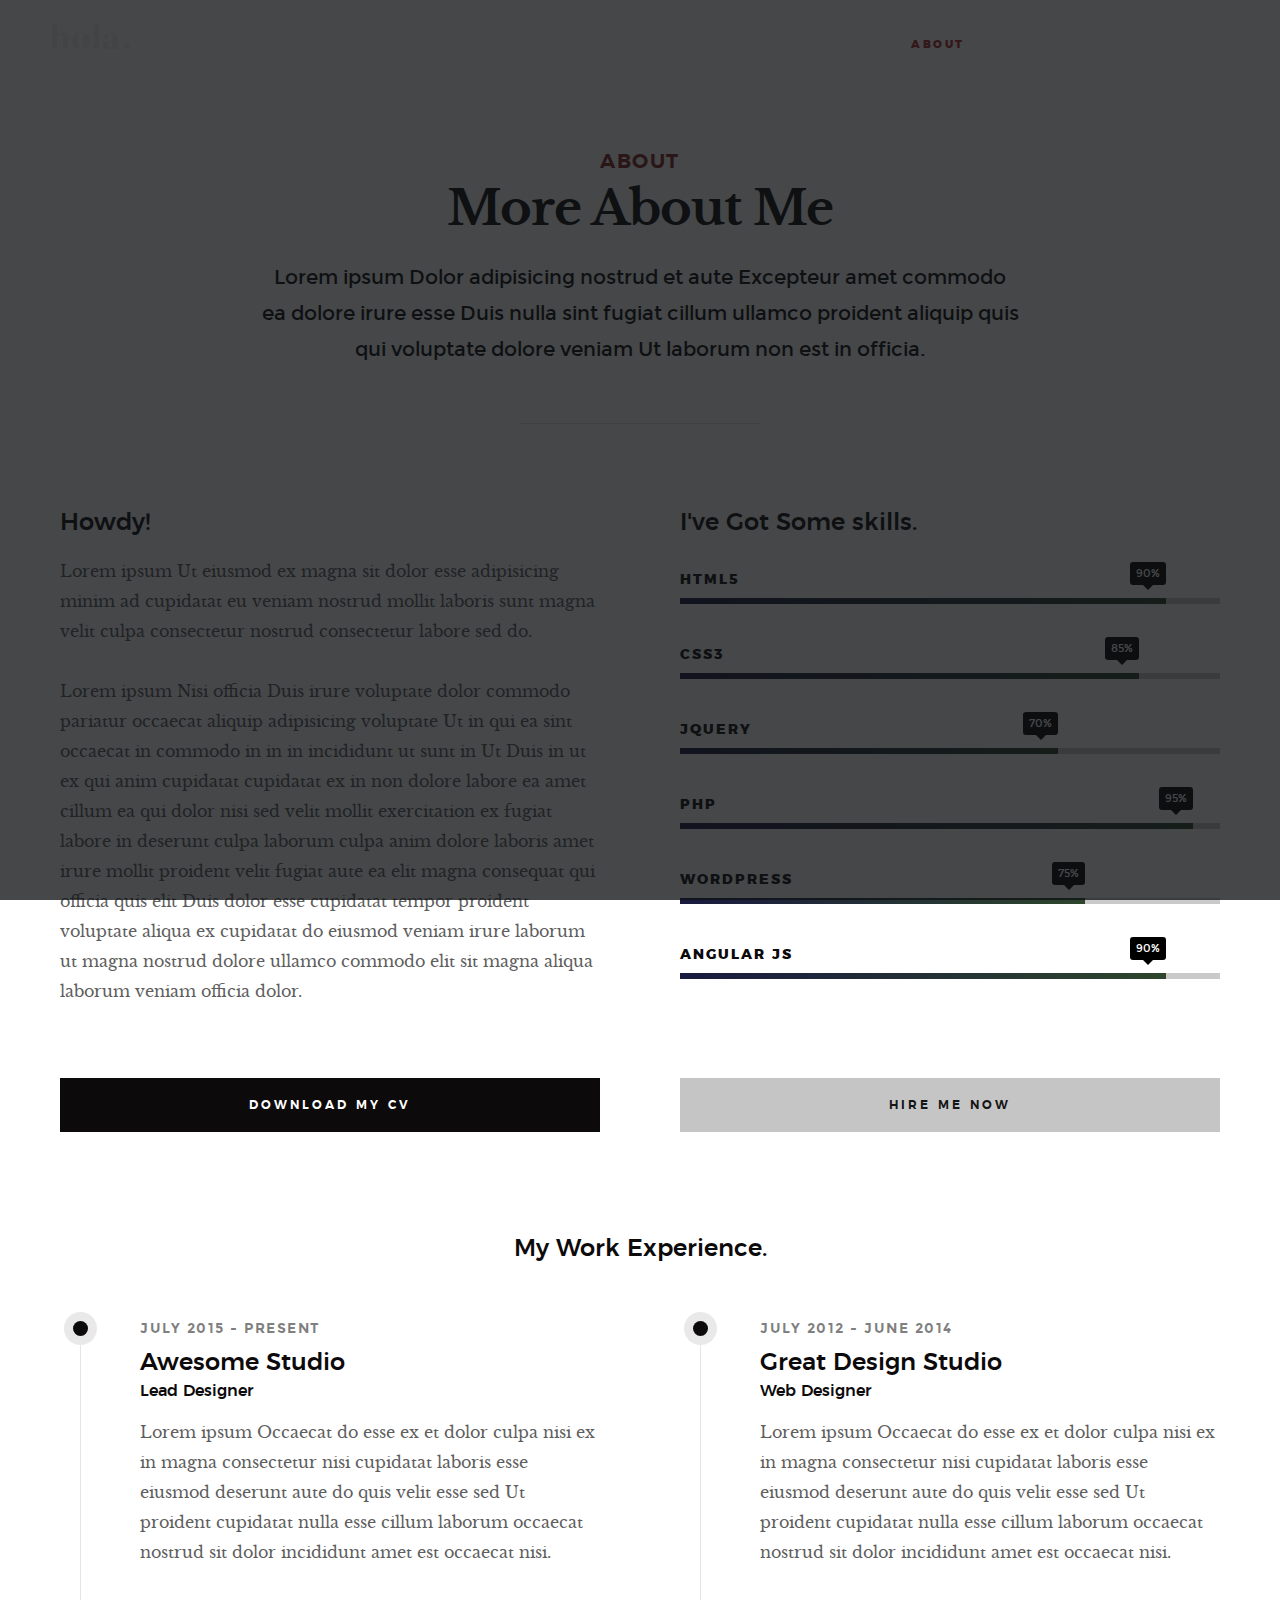
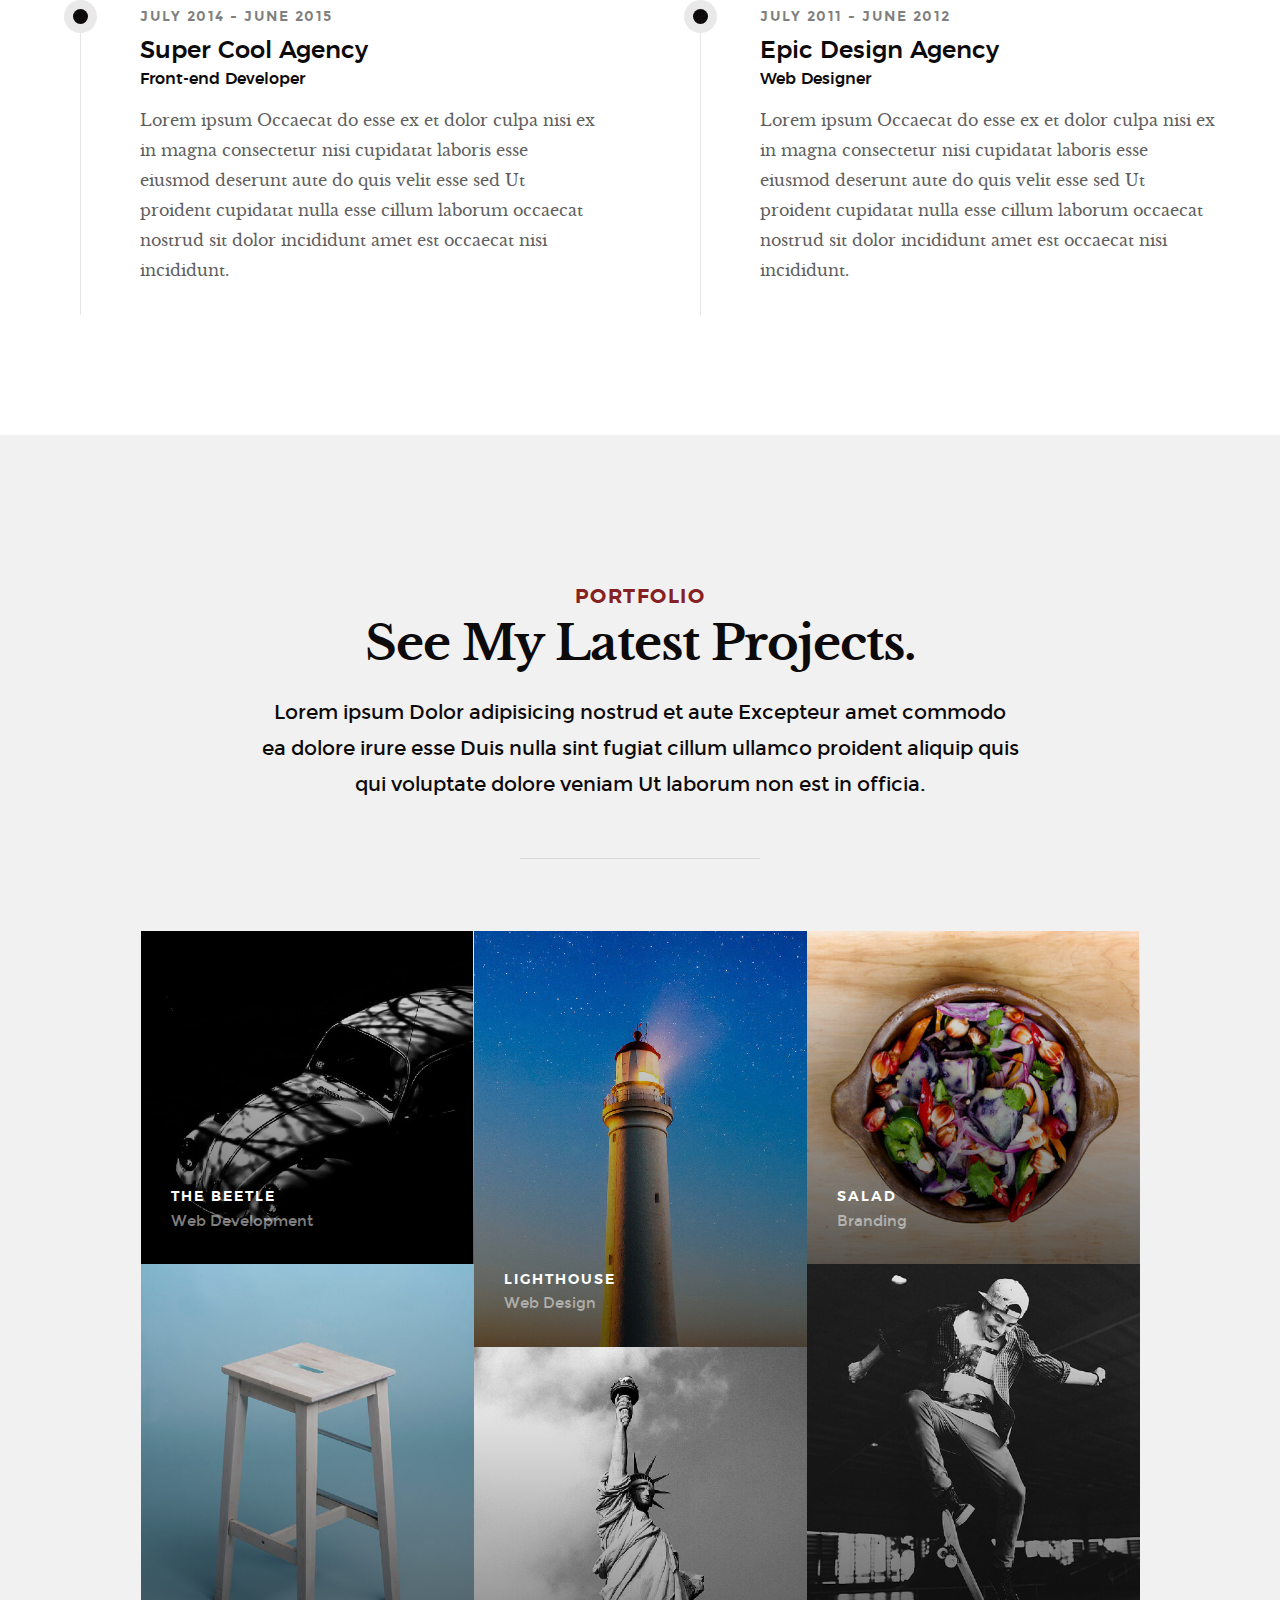
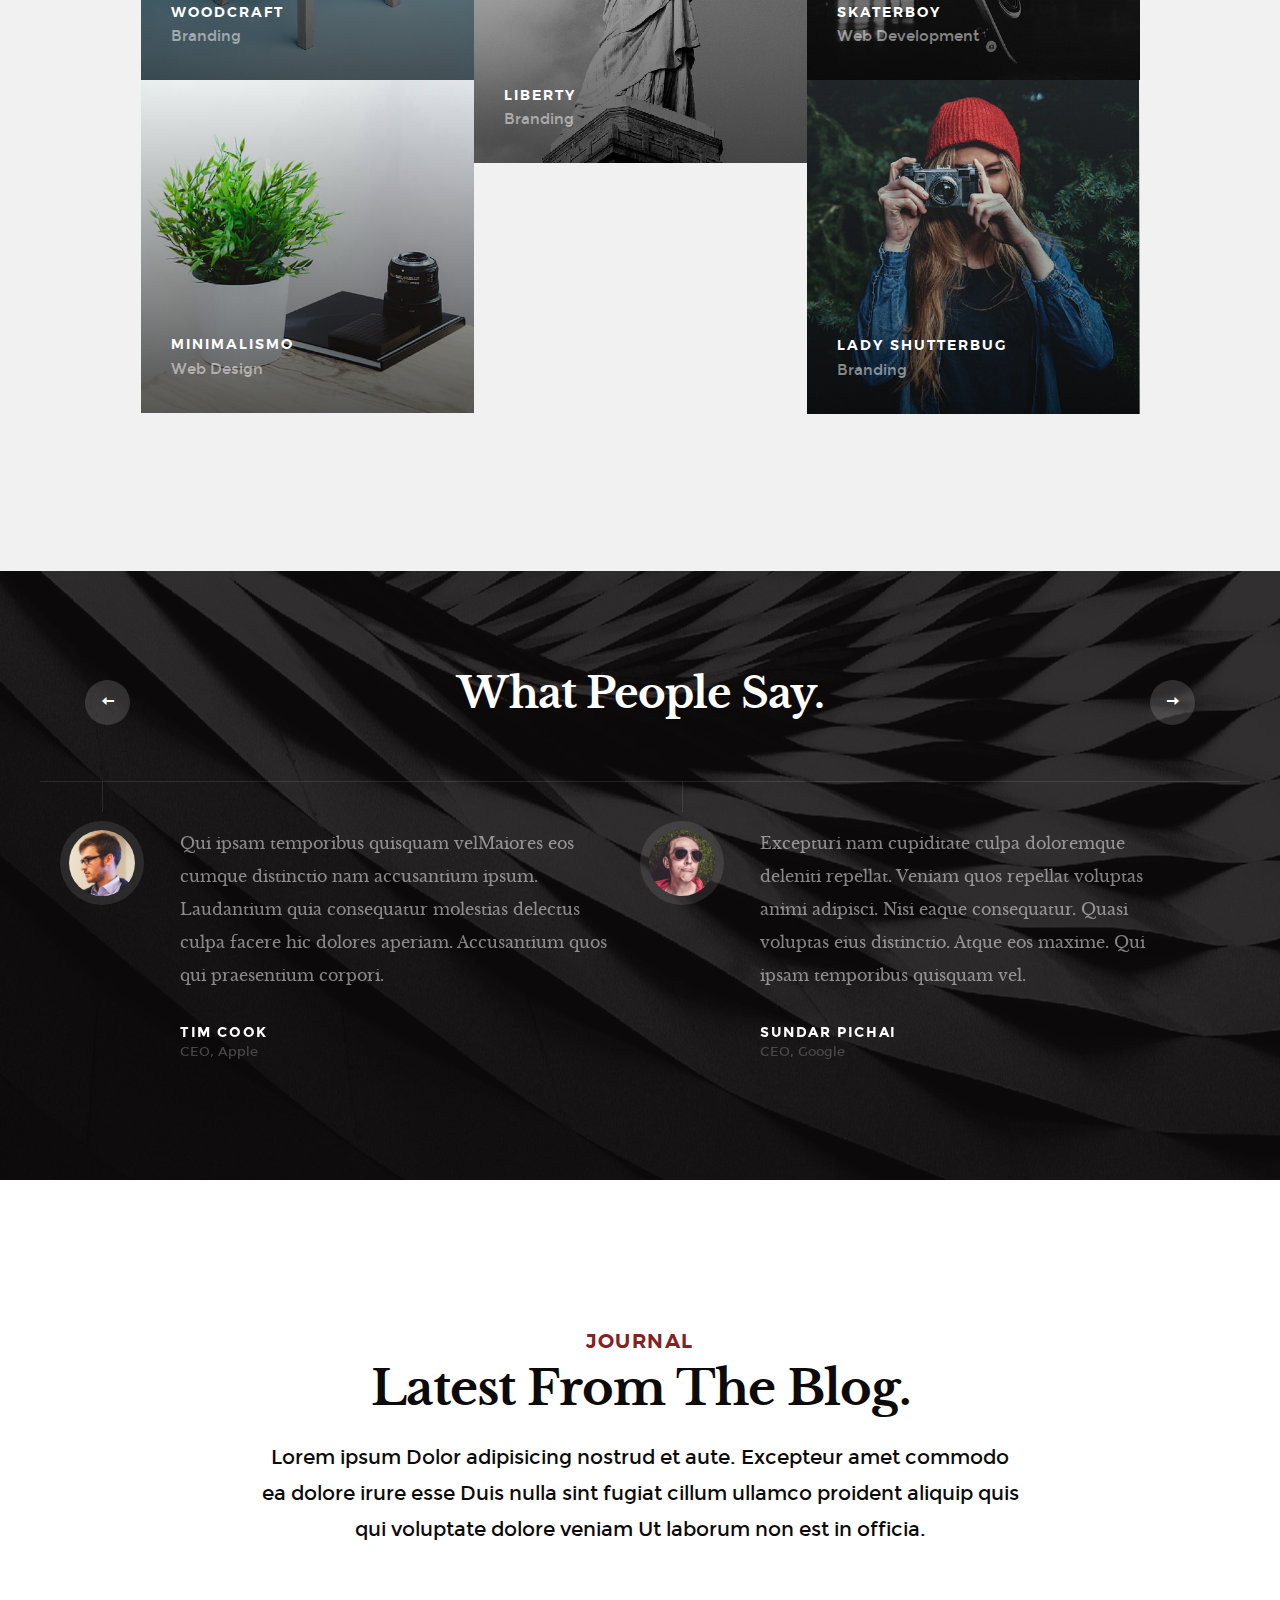
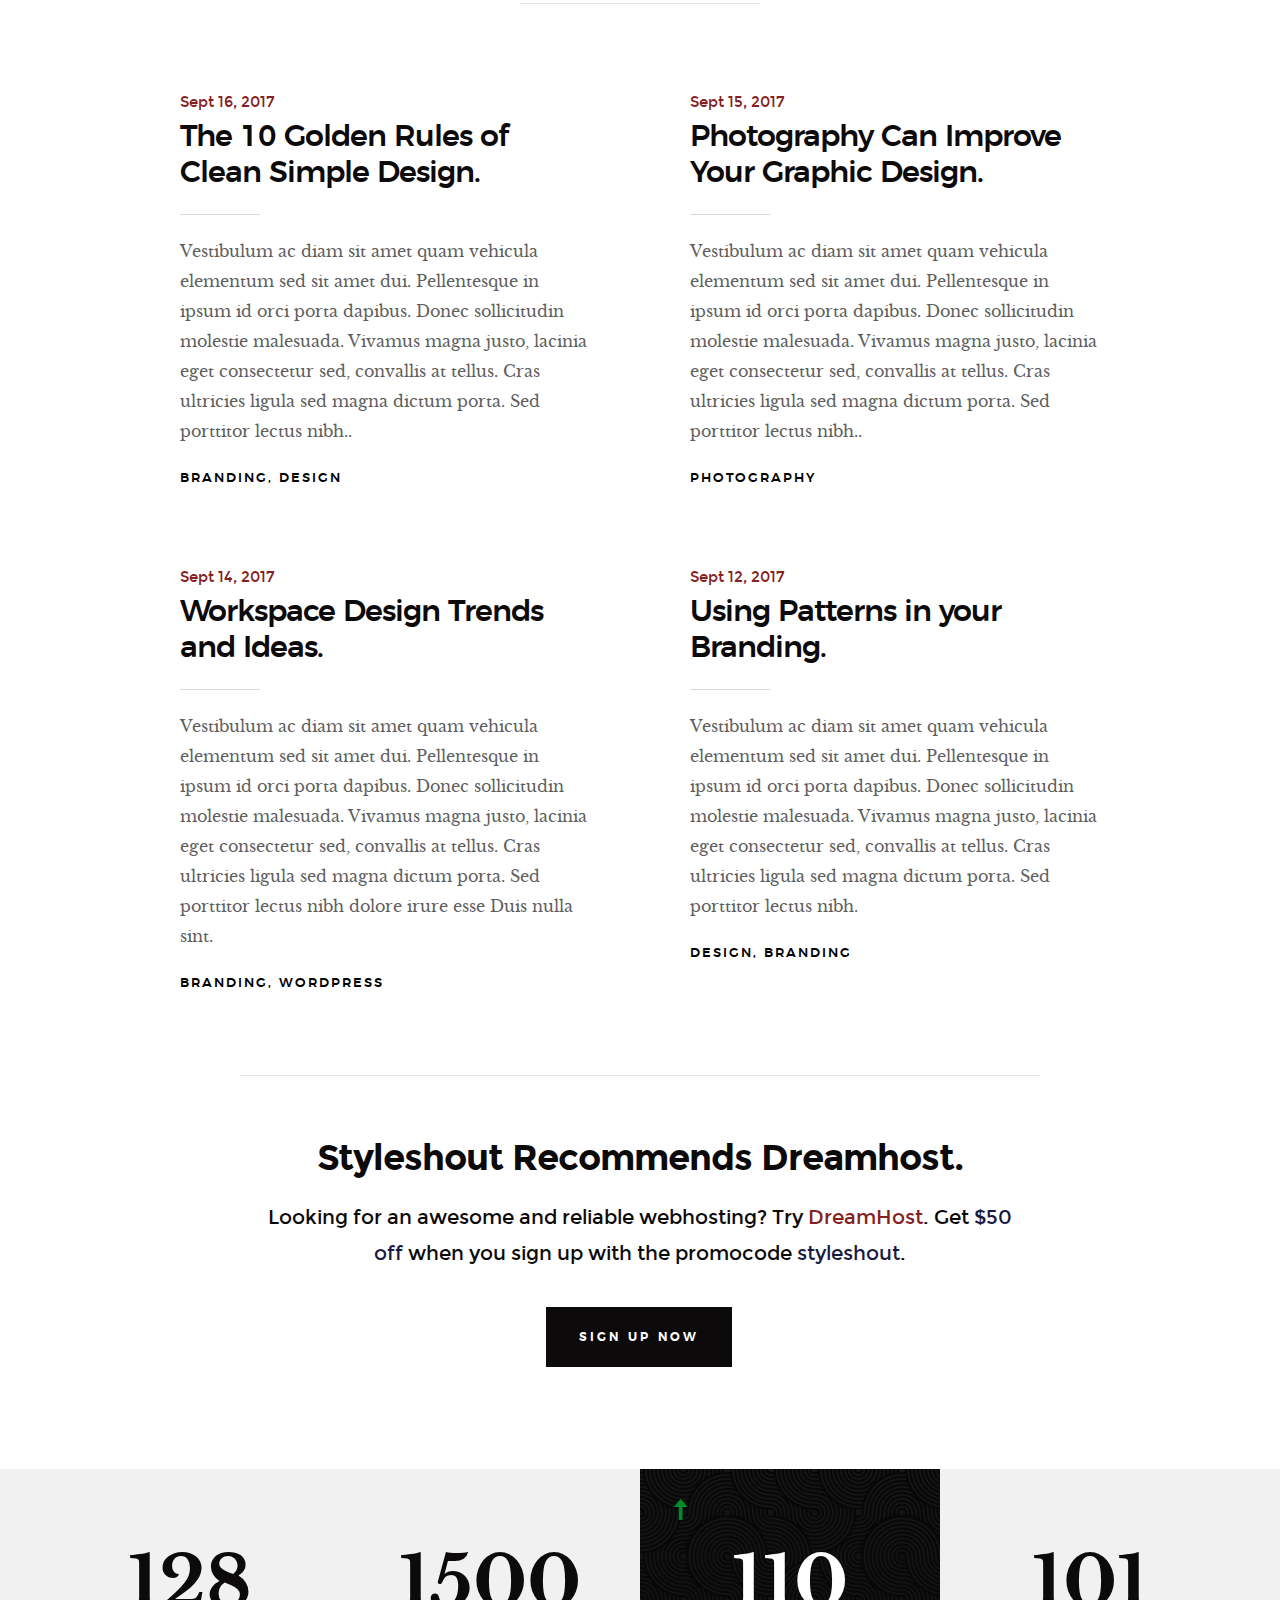
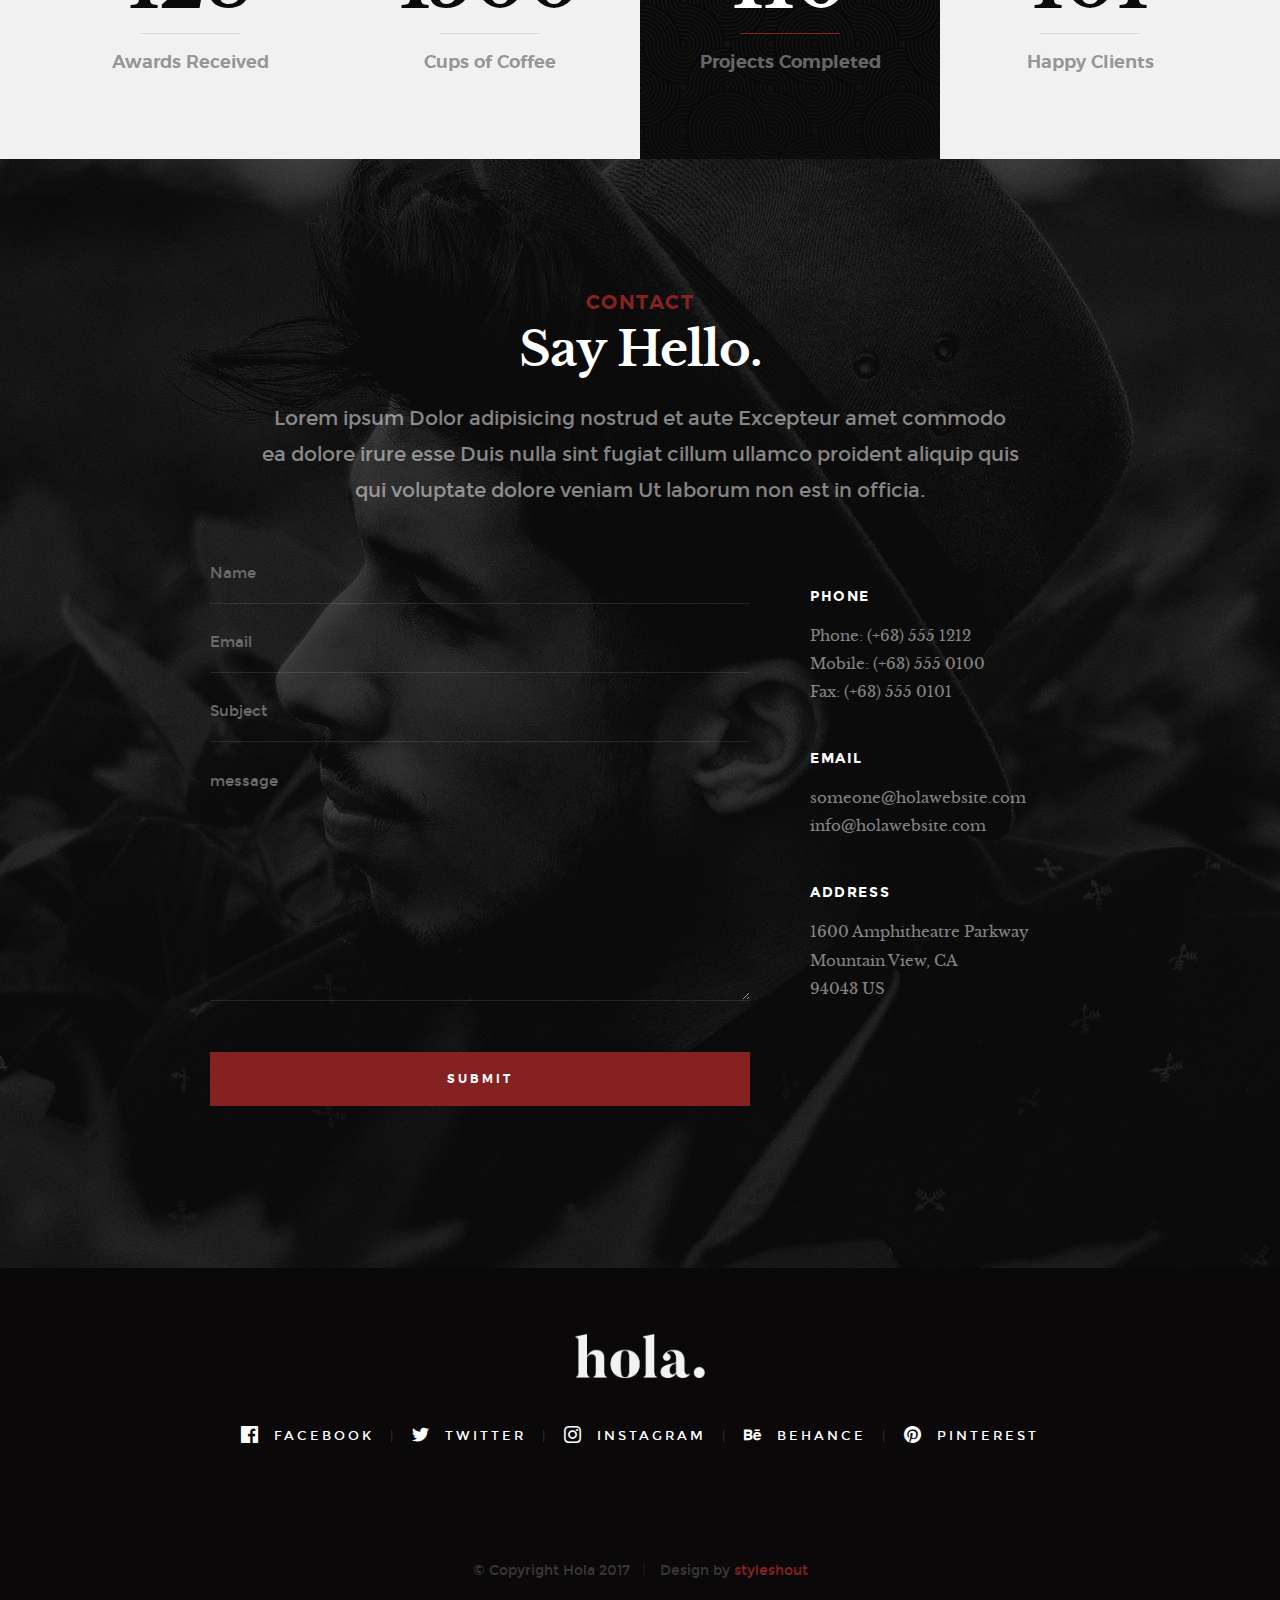
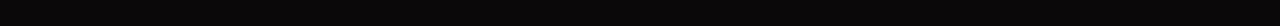
<file: wwwroot/hola-master/index.html>
<!DOCTYPE html>
<!--[if lt IE 9 ]><html class="no-js oldie" lang="en"> <![endif]-->
<!--[if IE 9 ]><html class="no-js oldie ie9" lang="en"> <![endif]-->
<!--[if (gte IE 9)|!(IE)]><!-->
<html class="no-js" lang="en">
<!--<![endif]-->

<head>

    <!--- basic page needs
    ================================================== -->
    <meta charset="utf-8">
    <title>Hola</title>
    <meta name="description" content="">
    <meta name="author" content="">

    <!-- mobile specific metas
    ================================================== -->
    <meta name="viewport" content="width=device-width, initial-scale=1">

    <!-- CSS
    ================================================== -->
    <link rel="stylesheet" href="css/base.css">
    <link rel="stylesheet" href="css/vendor.css">
    <link rel="stylesheet" href="css/main.css">

    <!-- script
    ================================================== -->
    <script src="js/modernizr.js"></script>
    <script src="js/pace.min.js"></script>

    <!-- favicons
    ================================================== -->
    <link rel="shortcut icon" href="favicon.ico" type="image/x-icon">
    <link rel="icon" href="favicon.ico" type="image/x-icon">

</head>

<body id="top">

    <!-- header
    ================================================== -->
    <header class="s-header">

        <div class="header-logo">
            <a class="site-logo" href="index.html"><img src="images/logo.png" alt="Homepage"></a>
        </div>

        <nav class="header-nav-wrap">
            <ul class="header-nav">
                <li class="current"><a class="smoothscroll"  href="#home" title="home">Home</a></li>
                <li><a class="smoothscroll"  href="#about" title="about">About</a></li>
                <li><a class="smoothscroll"  href="#works" title="works">Works</a></li>
                <li><a class="smoothscroll"  href="#blog" title="blog">Blog</a></li>
                <li><a class="smoothscroll"  href="#contact" title="contact">Contact</a></li>
            </ul>
        </nav>

        <a class="header-menu-toggle" href="#0"><span>Menu</span></a>

    </header> <!-- end s-header -->


   <!-- home
   ================================================== -->
 <!-- end s-home -->


    <!-- about
    ================================================== -->
    <section id="about" class="s-about target-section">
        
        <div class="row narrow section-intro has-bottom-sep">
            <div class="col-full text-center">
                <h3>About</h3>
                <h1>More About Me</h1>
                <p class="lead">Lorem ipsum Dolor adipisicing nostrud et aute Excepteur amet commodo ea dolore irure esse Duis nulla sint fugiat cillum ullamco proident aliquip quis qui voluptate dolore veniam Ut laborum non est in officia.</p>
            </div>
        </div>

        <div class="row about-content">

            <div class="col-six tab-full left">
                <h3>Howdy!</h3>

                <p>Lorem ipsum Ut eiusmod ex magna sit dolor esse adipisicing minim ad cupidatat eu veniam nostrud mollit laboris sunt magna velit culpa consectetur nostrud consectetur labore sed do.</p>

                <p>
                Lorem ipsum Nisi officia Duis irure voluptate dolor commodo pariatur occaecat aliquip adipisicing voluptate Ut in qui ea sint occaecat in commodo in in in incididunt ut sunt in Ut Duis in ut ex qui anim cupidatat cupidatat ex in non dolore labore ea amet cillum ea qui dolor nisi sed velit mollit exercitation ex fugiat labore in deserunt culpa laborum culpa anim dolore laboris amet irure mollit proident velit fugiat aute ea elit magna consequat qui officia quis elit Duis dolor esse cupidatat tempor proident voluptate aliqua ex cupidatat do eiusmod veniam irure laborum ut magna nostrud dolore ullamco commodo elit sit magna aliqua laborum veniam officia dolor.	
                </p>
            </div>

            <div class="col-six tab-full right">
                <h3>I've Got Some skills.</h3>

                <ul class="skill-bars">
                    <li>
                    <div class="progress percent90"><span>90%</span></div>
                    <strong>HTML5</strong>
                    </li>
                    <li>
                    <div class="progress percent85"><span>85%</span></div>
                    <strong>CSS3</strong>
                    </li>
                    <li>
                    <div class="progress percent70"><span>70%</span></div>
                    <strong>JQuery</strong>
                    </li>
                    <li>
                    <div class="progress percent95"><span>95%</span></div>
                    <strong>PHP</strong>
                    </li>
                    <li>
                    <div class="progress percent75"><span>75%</span></div>
                    <strong>Wordpress</strong>
                    </li>   
                    <li>
                    <div class="progress percent90"><span>90%</span></div>
                    <strong>Angular JS</strong>
                    </li>   
                </ul>
            </div>

        </div> <!-- end about-content -->

        <div class="row about-content about-content--buttons">

            <div class="col-six tab-full left">
                <a href="#0" class="btn btn--primary full-width">Download My CV</a>
            </div>
            <div class="col-six tab-full right">
                <a href="#0" class="btn full-width">Hire Me Now</a>
            </div>

        </div> <!-- end about-content buttons -->

        <div class="row about-content about-content--timeline">

            <div class="col-full text-center">
                <h3>My Work Experience.</h3>
            </div>

            <div class="col-six tab-full left">
                <div class="timeline">

                    <div class="timeline__block">
                        <div class="timeline__bullet"></div>
                        <div class="timeline__header">
                            <p class="timeline__timeframe">July 2015 - Present</p>
                            <h3>Awesome Studio</h3>
                            <h5>Lead Designer</h5>
                        </div>
                        <div class="timeline__desc">
                            <p>Lorem ipsum Occaecat do esse ex et dolor culpa nisi ex in magna consectetur nisi cupidatat laboris esse eiusmod deserunt aute do quis velit esse sed Ut proident cupidatat nulla esse cillum laborum occaecat nostrud sit dolor incididunt amet est occaecat nisi.</p>
                        </div>
                    </div> <!-- end timeline__block -->

                    <div class="timeline__block">
                        <div class="timeline__bullet"></div>
                        <div class="timeline__header">
                            <p class="timeline__timeframe">July 2014 - June 2015</p>
                            <h3>Super Cool Agency</h3>
                            <h5>Front-end Developer</h5>
                        </div>
                        <div class="timeline__desc">	
                            <p>Lorem ipsum Occaecat do esse ex et dolor culpa nisi ex in magna consectetur nisi cupidatat laboris esse eiusmod deserunt aute do quis velit esse sed Ut proident cupidatat nulla esse cillum laborum occaecat nostrud sit dolor incididunt amet est occaecat nisi incididunt.</p>
                        </div>
                    </div> <!-- end timeline__block -->

                </div> <!-- end timeline -->
            </div> <!-- end left -->

            <div class="col-six tab-full right">
                <div class="timeline">

                    <div class="timeline__block">
                        <div class="timeline__bullet"></div>
                        <div class="timeline__header">
                            <p class="timeline__timeframe">July 2012 - June 2014</p>
                            <h3>Great Design Studio</h3>
                            <h5>Web Designer</h5>
                        </div>
                        <div class="timeline__desc">
                            <p>Lorem ipsum Occaecat do esse ex et dolor culpa nisi ex in magna consectetur nisi cupidatat laboris esse eiusmod deserunt aute do quis velit esse sed Ut proident cupidatat nulla esse cillum laborum occaecat nostrud sit dolor incididunt amet est occaecat nisi.</p>
                        </div>
                    </div> <!-- end timeline__block -->

                    <div class="timeline__block">
                        <div class="timeline__bullet"></div>
                        <div class="timeline__header">
                            <p class="timeline__timeframe">July 2011 - June 2012</p>
                            <h3>Epic Design Agency</h3>
                            <h5>Web Designer</h5>
                        </div>
                        <div class="timeline__desc">
                            <p>Lorem ipsum Occaecat do esse ex et dolor culpa nisi ex in magna consectetur nisi cupidatat laboris esse eiusmod deserunt aute do quis velit esse sed Ut proident cupidatat nulla esse cillum laborum occaecat nostrud sit dolor incididunt amet est occaecat nisi incididunt.</p>
                        </div>
                    </div> <!-- end timeline__block -->

                </div> <!-- end timeline -->
            </div> <!-- end right -->

        </div> <!-- end about-content timeline -->

    </section> <!-- end about -->
    

    <!-- works
    ================================================== -->
    <section id="works" class="s-works target-section">

        <div class="row narrow section-intro has-bottom-sep">
            <div class="col-full">
                <h3>Portfolio</h3>
                <h1>See My Latest Projects.</h1>
                
                <p class="lead">Lorem ipsum Dolor adipisicing nostrud et aute Excepteur amet commodo ea dolore irure esse Duis nulla sint fugiat cillum ullamco proident aliquip quis qui voluptate dolore veniam Ut laborum non est in officia.</p>
            </div>
        </div>

        <div class="row masonry-wrap">
            <div class="masonry">

                <div class="masonry__brick">
                    <div class="item-folio">

                        <div class="item-folio__thumb">
                            <a href="images/portfolio/gallery/g-beetle.jpg" class="thumb-link" title="The Beetle Car" data-size="1050x700">
                                <img src="images/portfolio/beetle.jpg" 
                                     srcset="images/portfolio/beetle.jpg 1x, images/portfolio/beetle@2x.jpg 2x" alt="">
                                <span class="shadow-overlay"></span>
                            </a>
                        </div>

                        <div class="item-folio__text">
                            <h3 class="item-folio__title">
                                The Beetle
                            </h3>
                            <p class="item-folio__cat">
                                Web Development
                            </p>
                        </div>

                        <a href="https://www.behance.net/" class="item-folio__project-link" title="Project link">
                            <i class="im im-link"></i>
                        </a>

                        <div class="item-folio__caption">
                            <p>Vero molestiae sed aut natus excepturi. Et tempora numquam. Temporibus iusto quo.Unde dolorem corrupti neque nisi.</p>
                        </div>

                    </div> <!-- end item-folio -->
                </div> <!-- end masonry__brick -->

                <div class="masonry__brick">
                    <div class="item-folio">

                        <div class="item-folio__thumb">
                            <a href="images/portfolio/gallery/g-lighthouse.jpg" class="thumb-link" title="Lighthouse" data-size="1050x700">
                                <img src="images/portfolio/lighthouse.jpg" 
                                     srcset="images/portfolio/lighthouse.jpg 1x, images/portfolio/lighthouse@2x.jpg 2x" alt="">
                                <span class="shadow-overlay"></span>
                            </a>
                        </div>

                        <div class="item-folio__text">
                            <h3 class="item-folio__title">
                                Lighthouse
                            </h3>
                            <p class="item-folio__cat">
                                Web Design
                            </p>
                        </div>

                        <a href="https://www.behance.net/" class="item-folio__project-link" title="Project link">
                            <i class="im im-link"></i>
                        </a>

                        <div class="item-folio__caption">
                            <p>Vero molestiae sed aut natus excepturi. Et tempora numquam. Temporibus iusto quo.Unde dolorem corrupti neque nisi.</p>
                        </div>

                    </div> <!-- end item-folio -->
                </div> <!-- end masonry__brick -->

                <div class="masonry__brick">
                    <div class="item-folio">

                        <div class="item-folio__thumb">
                            <a href="images/portfolio/gallery/g-salad.jpg" class="thumb-link" data-size="1050x700">
                                <img src="images/portfolio/salad.jpg" 
                                     srcset="images/portfolio/salad.jpg 1x, images/portfolio/salad@2x.jpg 2x" alt="">
                                <span class="shadow-overlay"></span>
                            </a>
                        </div>

                        <div class="item-folio__text">
                            <h3 class="item-folio__title">
                                Salad
                            </h3>
                            <p class="item-folio__cat">
                                Branding
                            </p>
                        </div>

                        <a href="https://www.behance.net/" class="item-folio__project-link" title="Project link">
                            <i class="im im-link"></i>
                        </a>

                        <span class="item-folio__caption">
                            <p>Vero molestiae sed aut natus excepturi. Et tempora numquam. Temporibus iusto quo.Unde dolorem corrupti neque nisi.</p>
                        </span>

                    </div> <!-- end item-folio -->
                </div> <!-- end masonry__brick -->

                <div class="masonry__brick">
                    <div class="item-folio">

                        <div class="item-folio__thumb">
                            <a href="images/portfolio/gallery/g-woodcraft.jpg" class="thumb-link" data-size="1050x700">
                                <img src="images/portfolio/woodcraft.jpg"
                                     srcset="images/portfolio/woodcraft.jpg 1x, images/portfolio/woodcraft@2x.jpg 2x" alt="">
                                <span class="shadow-overlay"></span>
                            </a>
                        </div>

                        <div class="item-folio__text">
                            <h3 class="item-folio__title">
                                Woodcraft
                            </h3>
                            <p class="item-folio__cat">
                                Branding
                            </p>
                        </div>

                        <a href="https://www.behance.net/" class="item-folio__project-link" title="Project link">
                            <i class="im im-link"></i>
                        </a>

                        <span class="item-folio__caption">
                            <p>Vero molestiae sed aut natus excepturi. Et tempora numquam. Temporibus iusto quo.Unde dolorem corrupti neque nisi.</p>
                        </span>

                    </div> <!-- end item-folio -->
                </div> <!-- end masonry__brick -->

                <div class="masonry__brick">
                    <div class="item-folio">

                        <div class="item-folio__thumb">
                            <a href="images/portfolio/gallery/g-skaterboy.jpg" class="thumb-link" data-size="1050x700">
                                <img src="images/portfolio/skaterboy.jpg"
                                     srcset="images/portfolio/skaterboy.jpg 1x, images/portfolio/skaterboy@2x.jpg 2x" alt="">
                                <span class="shadow-overlay"></span>
                            </a>
                        </div>

                        <div class="item-folio__text">
                            <h3 class="item-folio__title">
                                Skaterboy
                            </h3>
                            <p class="item-folio__cat">
                                Web Development
                            </p>
                        </div>

                        <a href="https://www.behance.net/" class="item-folio__project-link" title="Project link">
                            <i class="im im-link"></i>
                        </a>

                        <span class="item-folio__caption">
                            <p>Vero molestiae sed aut natus excepturi. Et tempora numquam. Temporibus iusto quo.Unde dolorem corrupti neque nisi.</p>
                        </span>

                    </div> <!-- end item-folio -->
                </div> <!-- end masonry__brick -->

                <div class="masonry__brick">
                    <div class="item-folio">

                        <div class="item-folio__thumb">
                            <a href="images/portfolio/gallery/g-liberty.jpg" class="thumb-link" data-size="1050x700">
                                <img src="images/portfolio/liberty.jpg"
                                     srcset="images/portfolio/liberty.jpg 1x, images/portfolio/liberty@2x.jpg 2x" alt="">
                                <span class="shadow-overlay"></span>
                            </a>
                        </div>

                        <div class="item-folio__text">
                            <h3 class="item-folio__title">
                                Liberty
                            </h3>
                            <p class="item-folio__cat">
                                Branding
                            </p>
                        </div>

                        <a href="https://www.behance.net/" class="item-folio__project-link" title="Project link">
                            <i class="im im-link"></i>
                        </a>

                        <span class="item-folio__caption">
                            <p>Vero molestiae sed aut natus excepturi. Et tempora numquam. Temporibus iusto quo.Unde dolorem corrupti neque nisi.</p>
                        </span>

                    </div> <!-- end item-folio -->
                </div> <!-- end masonry__brick -->

                <div class="masonry__brick">
                    <div class="item-folio">

                        <div class="item-folio__thumb">
                            <a href="images/portfolio/gallery/g-minimalismo.jpg" class="thumb-link" data-size="1050x700">
                                <img src="images/portfolio/minimalismo.jpg"
                                     srcset="images/portfolio/minimalismo.jpg 1x, images/portfolio/minimalismo@2x.jpg 2x" alt="">
                                <span class="shadow-overlay"></span>
                            </a>
                        </div>

                        <div class="item-folio__text">
                            <h3 class="item-folio__title">
                                Minimalismo
                            </h3>
                            <p class="item-folio__cat">
                                Web Design
                            </p>
                        </div>

                        <a href="https://www.behance.net/" class="item-folio__project-link" title="Project link">
                            <i class="im im-link"></i>
                        </a>

                        <span class="item-folio__caption">
                            <p>Vero molestiae sed aut natus excepturi. Et tempora numquam. Temporibus iusto quo.Unde dolorem corrupti neque nisi.</p>
                        </span>

                    </div> <!-- end item-folio -->
                </div> <!-- end masonry__brick -->

                <div class="masonry__brick">
                    <div class="item-folio">

                        <div class="item-folio__thumb">
                            <a href="images/portfolio/gallery/g-shutterbug.jpg" class="thumb-link" data-size="1050x700">
                                <img src="images/portfolio/shutterbug.jpg"
                                     srcset="images/portfolio/shutterbug.jpg 1x, images/portfolio/shutterbug@2x.jpg 2x" alt="">
                                <span class="shadow-overlay"></span>
                            </a>
                        </div>

                        <div class="item-folio__text">
                            <h3 class="item-folio__title">
                                Lady Shutterbug
                            </h3>
                            <p class="item-folio__cat">
                                Branding
                            </p>
                        </div>

                        <a href="https://www.behance.net/" class="item-folio__project-link" title="Project link">
                            <i class="im im-link"></i>
                        </a>

                        <span class="item-folio__caption">
                            <p>Vero molestiae sed aut natus excepturi. Et tempora numquam. Temporibus iusto quo.Unde dolorem corrupti neque nisi.</p>
                        </span>

                    </div> <!-- end item-folio -->
                </div> <!-- end masonry__brick -->

            </div>
        </div> <!-- end masonry -->

    </section> <!-- end works -->



    <!-- testimonials
    ================================================== -->
    <div class="s-testimonials">

        <div class="overlay"></div>

        <div class="row testimonials-header">
            <div class="col-full">
                <h1 class="h02">What People Say.</h1>
            </div>
        </div>

        <div class="row testimonials">

            <div class="col-full testimonials__slider">

                <div class="testimonials__slide">
                    <img src="images/avatars/user-01.jpg" alt="Author image" class="testimonials__avatar">
                    <p>Qui ipsam temporibus quisquam velMaiores eos cumque distinctio nam accusantium ipsum. 
                    Laudantium quia consequatur molestias delectus culpa facere hic dolores aperiam. Accusantium quos qui praesentium corpori.</p>
                    <div class="testimonials__author h06">
                        Tim Cook
                        <span>CEO, Apple</span>
                    </div>
                </div>

                <div class="testimonials__slide">
                    <img src="images/avatars/user-05.jpg" alt="Author image" class="testimonials__avatar">
                    <p>Excepturi nam cupiditate culpa doloremque deleniti repellat. Veniam quos repellat voluptas animi adipisci.
                    Nisi eaque consequatur. Quasi voluptas eius distinctio. Atque eos maxime. Qui ipsam temporibus quisquam vel.</p>
                    <div class="testimonials__author h06">
                        Sundar Pichai
                        <span>CEO, Google</span>
                    </div>
                </div>

                <div class="testimonials__slide">
                    <img src="images/avatars/user-02.jpg" alt="Author image" class="testimonials__avatar">
                    <p>Repellat dignissimos libero. Qui sed at corrupti expedita voluptas odit. Nihil ea quia nesciunt. Ducimus aut sed ipsam.  
                    Autem eaque officia cum exercitationem sunt voluptatum accusamus. Quasi voluptas eius distinctio.</p>
                    <div class="testimonials__author h06">
                        Satya Nadella
                        <span>CEO, Microsoft</span>
                    </div>
                </div>
                
            </div> <!-- end testimonials__slider -->

        </div> <!-- end testimonials -->

    </div> <!-- end s-testimonials -->


    <!-- blog
    ================================================== -->
    <section id="blog" class="s-blog target-section">

        <div class="row narrow section-intro has-bottom-sep">
            <div class="col-full">
                <h3>Journal</h3>
                <h1>Latest From The Blog.</h1>
                <p class="lead">Lorem ipsum Dolor adipisicing nostrud et aute. 
                Excepteur amet commodo ea dolore irure esse Duis nulla sint fugiat cillum 
                ullamco proident aliquip quis qui voluptate dolore veniam Ut laborum non est in officia.</p>
            </div>
        </div>

        <div class="row blog-content">
            <div class="col-full">

                <div class="blog-list block-1-2 block-tab-full">
                    <article class="col-block">
                                
                        <div class="blog-date">
                            <a href="blog-single.html">Sept 16, 2017</a>
                        </div>  
                        
                        <h2 class="h01"><a href="blog-single.html">The 10 Golden Rules of Clean Simple Design.</a></h2>
                        <p>
                        Vestibulum ac diam sit amet quam vehicula elementum sed sit amet dui. Pellentesque in ipsum id orci porta dapibus. Donec sollicitudin molestie malesuada. Vivamus magna justo, lacinia eget consectetur sed, convallis at tellus. Cras ultricies ligula sed magna dictum porta. Sed porttitor lectus nibh..
                        </p>

                        <div class="blog-cat">
                                <a href="blog.html">Branding</a><a href="blog.html">Design</a>
                        </div>

                        
                    </article>
                    <article class="col-block">
                                
                        <div class="blog-date">
                            <a href="blog-single.html">Sept 15, 2017</a>
                        </div>  
                        
                        <h2 class="h01"><a href="blog-single.html">Photography Can Improve Your Graphic Design.</a></h2>
                        <p>
                        Vestibulum ac diam sit amet quam vehicula elementum sed sit amet dui. Pellentesque in ipsum id orci porta dapibus. Donec sollicitudin molestie malesuada. Vivamus magna justo, lacinia eget consectetur sed, convallis at tellus. Cras ultricies ligula sed magna dictum porta. Sed porttitor lectus nibh..
                        </p>

                        <div class="blog-cat">
                            <a href="blog.html">Photography</a>
                        </div>

                        
                    </article>
                    <article class="col-block">
                        
                        <div class="blog-date">
                            <a href="blog-single.html">Sept 14, 2017</a>
                        </div>

                        <h2 class="h01"><a href="blog-single.html">Workspace Design Trends and Ideas.</a></h2>
                        <p>
                        Vestibulum ac diam sit amet quam vehicula elementum sed sit amet dui. Pellentesque in ipsum id orci porta dapibus. Donec sollicitudin molestie malesuada. Vivamus magna justo, lacinia eget consectetur sed, convallis at tellus. Cras ultricies ligula sed magna dictum porta. Sed porttitor lectus nibh dolore irure esse Duis nulla sint.
                        </p>

                        <div class="blog-cat">
                            <a href="blog.html">Branding</a><a href="blog.html">Wordpress</a>
                        </div>
                    </article>
                    <article class="col-block">
                        
                        <div class="blog-date">
                            <a href="blog-single.html">Sept 12, 2017</a>
                        </div>    
                        <h2 class="h01"><a href="blog-single.html">Using Patterns in your Branding.</a></h2>
                        <p>
                        Vestibulum ac diam sit amet quam vehicula elementum sed sit amet dui. Pellentesque in ipsum id orci porta dapibus. Donec sollicitudin molestie malesuada. Vivamus magna justo, lacinia eget consectetur sed, convallis at tellus. Cras ultricies ligula sed magna dictum porta. Sed porttitor lectus nibh.
                        </p>

                        <div class="blog-cat">
                            <a href="blog.html">Design</a><a href="blog.html">Branding</a>
                        </div>
                    </article>
                </div> <!-- end blog-list -->

            </div> <!-- end col-full -->
        </div> <!-- end blog-content -->

    </section> <!-- end s-blog -->


    <!-- s-cta
    ================================================== -->
    <section class="s-cta">
        
        <div class="row narrow cta">

            <div class="col-full cta__content">

                <h2 class="h01"><a href="http://www.dreamhost.com/r.cgi?287326|STYLESHOUT">Styleshout Recommends Dreamhost.</a></h2>

                <p class="lead">
                Looking for an awesome and reliable webhosting? Try <a href="http://www.dreamhost.com/r.cgi?287326|STYLESHOUT">DreamHost</a>.
                Get <span>$50 off</span> when you sign up with the promocode <span>styleshout</span>.
                </p>

                <div class="cta__action">
                    <a class="btn btn--primary btn--large" href="http://www.dreamhost.com/r.cgi?287326|STYLESHOUT">Sign Up Now</a>
                </div>	

            </div>

        </div> <!-- end cta -->
        
    </section>


    <!-- s-stats
    ================================================== -->
    <section id="stats" class="s-stats">
        <div class="row block-1-4 block-tab-1-2 block-mob-full stats">

            <div class="col-block stats__col ">
                <div class="stats__count">
                    128
                </div>
                <h4>Awards Received</h4>
            </div>
            <div class="col-block stats__col">
                <div class="stats__count">
                    1500
                </div>
                <h4>Cups of Coffee</h4>
            </div>
            <div class="col-block stats__col stats__col--highlight">
                <div class="stats__upsign">
                    <a href="#"><i class="im im-arrow-up" aria-hidden="true"></i></a>
                </div>
                <div class="stats__count">
                    110
                </div>
                <h4>Projects Completed</h4>
            </div>
            <div class="col-block stats__col">
                <div class="stats__count">
                    101
                </div>
                <h4>Happy Clients</h4> 
            </div>

        </div>
    </section> <!-- end s-stats -->


    <!-- s-stats
    ================================================== -->
    <section id="contact" class="s-contact target-section">

        <div class="overlay"></div>

        <div class="row narrow section-intro">
            <div class="col-full">
                <h3>Contact</h3>
                <h1>Say Hello.</h1>
                
                <p class="lead">Lorem ipsum Dolor adipisicing nostrud et aute Excepteur amet commodo ea dolore irure esse Duis nulla sint fugiat cillum ullamco proident aliquip quis qui voluptate dolore veniam Ut laborum non est in officia.</p>
            </div>
        </div>

        <div class="row contact__main">
            <div class="col-eight tab-full contact__form">
                <form name="contactForm" id="contactForm" method="post" action="">
                    <fieldset>
    
                    <div class="form-field">
                        <input name="contactName" type="text" id="contactName" placeholder="Name" value="" minlength="2" required="" aria-required="true" class="full-width">
                    </div>
                    <div class="form-field">
                        <input name="contactEmail" type="email" id="contactEmail" placeholder="Email" value="" required="" aria-required="true" class="full-width">
                    </div>
                    <div class="form-field">
                        <input name="contactSubject" type="text" id="contactSubject" placeholder="Subject" value="" class="full-width">
                    </div>
                    <div class="form-field">
                        <textarea name="contactMessage" id="contactMessage" placeholder="message" rows="10" cols="50" required="" aria-required="true" class="full-width"></textarea>
                    </div>
                    <div class="form-field">
                        <button class="full-width btn--primary">Submit</button>
                        <div class="submit-loader">
                            <div class="text-loader">Sending...</div>
                            <div class="s-loader">
                                <div class="bounce1"></div>
                                <div class="bounce2"></div>
                                <div class="bounce3"></div>
                            </div>
                        </div>
                    </div>
    
                    </fieldset>
                </form>

                <!-- contact-warning -->
                <div class="message-warning">
                    Something went wrong. Please try again.
                </div> 
            
                <!-- contact-success -->
                <div class="message-success">
                    Your message was sent, thank you!<br>
                </div>
                        
            </div>
            <div class="col-four tab-full contact__infos">
                <h4 class="h06">Phone</h4>
                <p>Phone: (+63) 555 1212<br>
                Mobile: (+63) 555 0100<br>
                Fax: (+63) 555 0101
                </p>

                <h4 class="h06">Email</h4>
                <p>someone@holawebsite.com<br>
                info@holawebsite.com
                </p>

                <h4 class="h06">Address</h4>
                <p>
                1600 Amphitheatre Parkway<br>
                Mountain View, CA<br>
                94043 US
                </p>
            </div>

        </div>

    </section> <!-- end s-contact -->


    <!-- footer
    ================================================== -->
    <footer>
        <div class="row">
            <div class="col-full">

                <div class="footer-logo">
                    <a class="footer-site-logo" href="#0"><img src="images/logo.png" alt="Homepage"></a>
                </div>

                <ul class="footer-social">
                    <li><a href="#0">
                        <i class="im im-facebook" aria-hidden="true"></i>
                        <span>Facebook</span>
                    </a></li>
                    <li><a href="#0">
                        <i class="im im-twitter" aria-hidden="true"></i>
                        <span>Twitter</span>
                    </a></li>
                    <li><a href="#0">
                        <i class="im im-instagram" aria-hidden="true"></i>
                        <span>Instagram</span>
                    </a></li>
                    <li><a href="#0">
                        <i class="im im-behance" aria-hidden="true"></i>
                        <span>Behance</span>
                    </a></li>
                    <li><a href="#0">
                        <i class="im im-pinterest" aria-hidden="true"></i>
                        <span>Pinterest</span>
                    </a></li>
                </ul>
                    
            </div>
        </div>

        <div class="row footer-bottom">

            <div class="col-twelve">
                <div class="copyright">
                    <span>© Copyright Hola 2017</span> 
                    <span>Design by <a href="https://www.styleshout.com/">styleshout</a></span>	
                </div>

                <div class="go-top">
                <a class="smoothscroll" title="Back to Top" href="#top"><i class="im im-arrow-up" aria-hidden="true"></i></a>
                </div>
            </div>

        </div> <!-- end footer-bottom -->

    </footer> <!-- end footer -->


    <!-- photoswipe background
    ================================================== -->
    <div aria-hidden="true" class="pswp" role="dialog" tabindex="-1">

        <div class="pswp__bg"></div>
        <div class="pswp__scroll-wrap">

            <div class="pswp__container">
                <div class="pswp__item"></div>
                <div class="pswp__item"></div>
                <div class="pswp__item"></div>
            </div>

            <div class="pswp__ui pswp__ui--hidden">
                <div class="pswp__top-bar">
                    <div class="pswp__counter"></div><button class="pswp__button pswp__button--close" title="Close (Esc)"></button> <button class="pswp__button pswp__button--share" title=
                    "Share"></button> <button class="pswp__button pswp__button--fs" title="Toggle fullscreen"></button> <button class="pswp__button pswp__button--zoom" title=
                    "Zoom in/out"></button>
                    <div class="pswp__preloader">
                        <div class="pswp__preloader__icn">
                            <div class="pswp__preloader__cut">
                                <div class="pswp__preloader__donut"></div>
                            </div>
                        </div>
                    </div>
                </div>
                <div class="pswp__share-modal pswp__share-modal--hidden pswp__single-tap">
                    <div class="pswp__share-tooltip"></div>
                </div><button class="pswp__button pswp__button--arrow--left" title="Previous (arrow left)"></button> <button class="pswp__button pswp__button--arrow--right" title=
                "Next (arrow right)"></button>
                <div class="pswp__caption">
                    <div class="pswp__caption__center"></div>
                </div>
            </div>

        </div>

    </div><!-- end photoSwipe background -->

    <div id="preloader">
        <div id="loader"></div>
    </div>


    <!-- Java Script
    ================================================== -->
    <script src="js/jquery-3.2.1.min.js"></script>
    <script src="js/plugins.js"></script>
    <script src="js/main.js"></script>

</body>

</html>
</file>
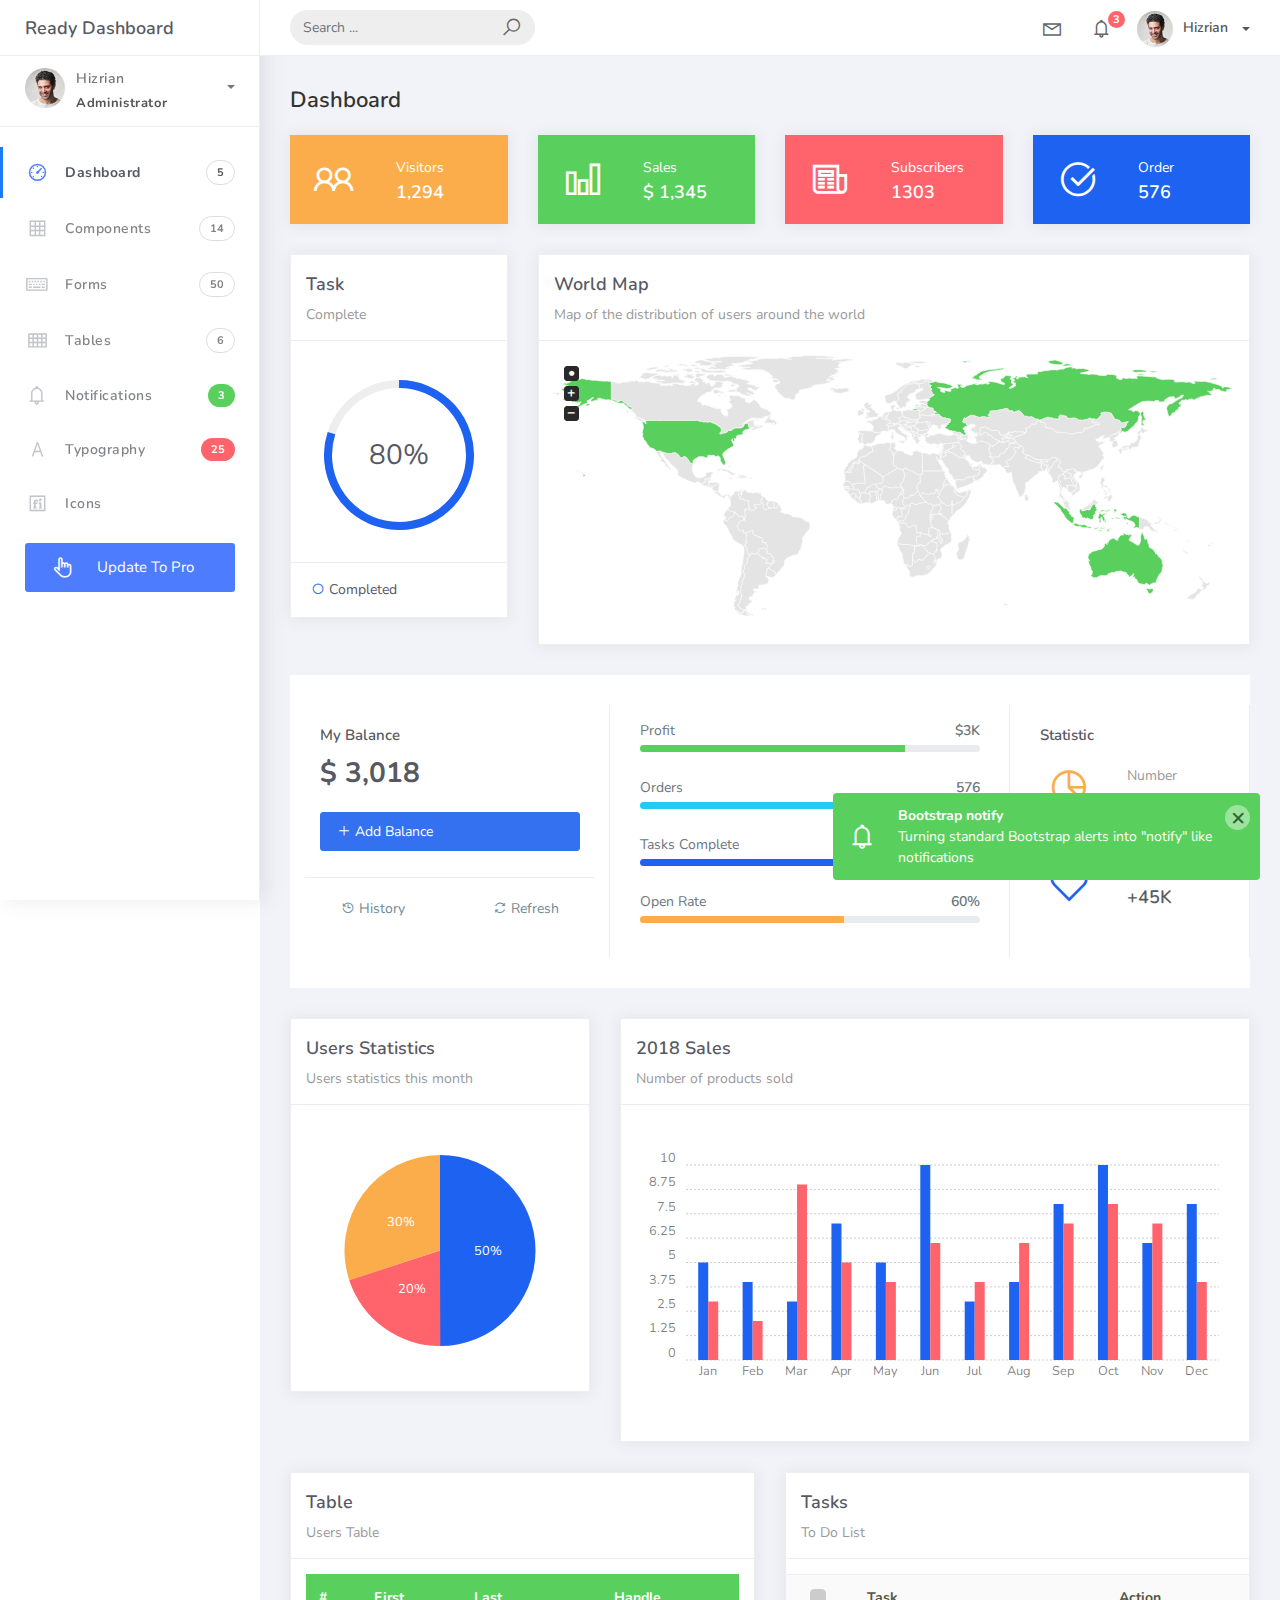
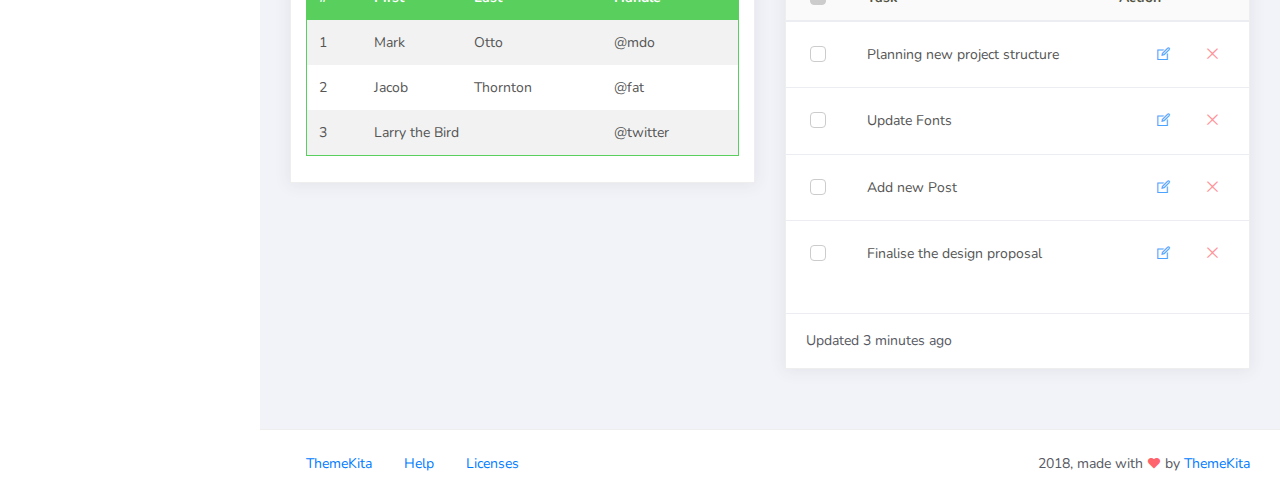
<file: wwwroot/Ready-Bootstrap-Dashboard-master/index.html>
<!DOCTYPE html>
<html>
<head>
	<meta http-equiv="X-UA-Compatible" content="IE=edge,chrome=1" />
	<title>Ready Bootstrap Dashboard</title>
	<meta content='width=device-width, initial-scale=1.0, maximum-scale=1.0, user-scalable=0, shrink-to-fit=no' name='viewport' />
	<link rel="stylesheet" href="assets/css/bootstrap.min.css">
	<link rel="stylesheet" href="https://fonts.googleapis.com/css?family=Nunito:200,200i,300,300i,400,400i,600,600i,700,700i,800,800i,900,900i">
	<link rel="stylesheet" href="assets/css/ready.css">
	<link rel="stylesheet" href="assets/css/demo.css">
</head>
<body>
	<div class="wrapper">
		<div class="main-header">
			<div class="logo-header">
				<a href="index.html" class="logo">
					Ready Dashboard
				</a>
				<button class="navbar-toggler sidenav-toggler ml-auto" type="button" data-toggle="collapse" data-target="collapse" aria-controls="sidebar" aria-expanded="false" aria-label="Toggle navigation">
					<span class="navbar-toggler-icon"></span>
				</button>
				<button class="topbar-toggler more"><i class="la la-ellipsis-v"></i></button>
			</div>
			<nav class="navbar navbar-header navbar-expand-lg">
				<div class="container-fluid">
					
					<form class="navbar-left navbar-form nav-search mr-md-3" action="">
						<div class="input-group">
							<input type="text" placeholder="Search ..." class="form-control">
							<div class="input-group-append">
								<span class="input-group-text">
									<i class="la la-search search-icon"></i>
								</span>
							</div>
						</div>
					</form>
					<ul class="navbar-nav topbar-nav ml-md-auto align-items-center">
						<li class="nav-item dropdown hidden-caret">
							<a class="nav-link dropdown-toggle" href="#" id="navbarDropdown" role="button" data-toggle="dropdown" aria-haspopup="true" aria-expanded="false">
								<i class="la la-envelope"></i>
							</a>
							<div class="dropdown-menu" aria-labelledby="navbarDropdown">
								<a class="dropdown-item" href="#">Action</a>
								<a class="dropdown-item" href="#">Another action</a>
								<div class="dropdown-divider"></div>
								<a class="dropdown-item" href="#">Something else here</a>
							</div>
						</li>
						<li class="nav-item dropdown hidden-caret">
							<a class="nav-link dropdown-toggle" href="#" id="navbarDropdown" role="button" data-toggle="dropdown" aria-haspopup="true" aria-expanded="false">
								<i class="la la-bell"></i>
								<span class="notification">3</span>
							</a>
							<ul class="dropdown-menu notif-box" aria-labelledby="navbarDropdown">
								<li>
									<div class="dropdown-title">You have 4 new notification</div>
								</li>
								<li>
									<div class="notif-center">
										<a href="#">
											<div class="notif-icon notif-primary"> <i class="la la-user-plus"></i> </div>
											<div class="notif-content">
												<span class="block">
													New user registered
												</span>
												<span class="time">5 minutes ago</span> 
											</div>
										</a>
										<a href="#">
											<div class="notif-icon notif-success"> <i class="la la-comment"></i> </div>
											<div class="notif-content">
												<span class="block">
													Rahmad commented on Admin
												</span>
												<span class="time">12 minutes ago</span> 
											</div>
										</a>
										<a href="#">
											<div class="notif-img"> 
												<img src="assets/img/profile2.jpg" alt="Img Profile">
											</div>
											<div class="notif-content">
												<span class="block">
													Reza send messages to you
												</span>
												<span class="time">12 minutes ago</span> 
											</div>
										</a>
										<a href="#">
											<div class="notif-icon notif-danger"> <i class="la la-heart"></i> </div>
											<div class="notif-content">
												<span class="block">
													Farrah liked Admin
												</span>
												<span class="time">17 minutes ago</span> 
											</div>
										</a>
									</div>
								</li>
								<li>
									<a class="see-all" href="javascript:void(0);"> <strong>See all notifications</strong> <i class="la la-angle-right"></i> </a>
								</li>
							</ul>
						</li>
						<li class="nav-item dropdown">
							<a class="dropdown-toggle profile-pic" data-toggle="dropdown" href="#" aria-expanded="false"> <img src="assets/img/profile.jpg" alt="user-img" width="36" class="img-circle"><span >Hizrian</span></span> </a>
							<ul class="dropdown-menu dropdown-user">
								<li>
									<div class="user-box">
										<div class="u-img"><img src="assets/img/profile.jpg" alt="user"></div>
										<div class="u-text">
											<h4>Hizrian</h4>
											<p class="text-muted">hello@themekita.com</p><a href="profile.html" class="btn btn-rounded btn-danger btn-sm">View Profile</a></div>
										</div>
									</li>
									<div class="dropdown-divider"></div>
									<a class="dropdown-item" href="#"><i class="ti-user"></i> My Profile</a>
									<a class="dropdown-item" href="#"></i> My Balance</a>
									<a class="dropdown-item" href="#"><i class="ti-email"></i> Inbox</a>
									<div class="dropdown-divider"></div>
									<a class="dropdown-item" href="#"><i class="ti-settings"></i> Account Setting</a>
									<div class="dropdown-divider"></div>
									<a class="dropdown-item" href="#"><i class="fa fa-power-off"></i> Logout</a>
								</ul>
								<!-- /.dropdown-user -->
							</li>
						</ul>
					</div>
				</nav>
			</div>
			<div class="sidebar">
				<div class="scrollbar-inner sidebar-wrapper">
					<div class="user">
						<div class="photo">
							<img src="assets/img/profile.jpg">
						</div>
						<div class="info">
							<a class="" data-toggle="collapse" href="#collapseExample" aria-expanded="true">
								<span>
									Hizrian
									<span class="user-level">Administrator</span>
									<span class="caret"></span>
								</span>
							</a>
							<div class="clearfix"></div>

							<div class="collapse in" id="collapseExample" aria-expanded="true" style="">
								<ul class="nav">
									<li>
										<a href="#profile">
											<span class="link-collapse">My Profile</span>
										</a>
									</li>
									<li>
										<a href="#edit">
											<span class="link-collapse">Edit Profile</span>
										</a>
									</li>
									<li>
										<a href="#settings">
											<span class="link-collapse">Settings</span>
										</a>
									</li>
								</ul>
							</div>
						</div>
					</div>
					<ul class="nav">
						<li class="nav-item active">
							<a href="index.html">
								<i class="la la-dashboard"></i>
								<p>Dashboard</p>
								<span class="badge badge-count">5</span>
							</a>
						</li>
						<li class="nav-item">
							<a href="components.html">
								<i class="la la-table"></i>
								<p>Components</p>
								<span class="badge badge-count">14</span>
							</a>
						</li>
						<li class="nav-item">
							<a href="forms.html">
								<i class="la la-keyboard-o"></i>
								<p>Forms</p>
								<span class="badge badge-count">50</span>
							</a>
						</li>
						<li class="nav-item">
							<a href="tables.html">
								<i class="la la-th"></i>
								<p>Tables</p>
								<span class="badge badge-count">6</span>
							</a>
						</li>
						<li class="nav-item">
							<a href="notifications.html">
								<i class="la la-bell"></i>
								<p>Notifications</p>
								<span class="badge badge-success">3</span>
							</a>
						</li>
						<li class="nav-item">
							<a href="typography.html">
								<i class="la la-font"></i>
								<p>Typography</p>
								<span class="badge badge-danger">25</span>
							</a>
						</li>
						<li class="nav-item">
							<a href="icons.html">
								<i class="la la-fonticons"></i>
								<p>Icons</p>
							</a>
						</li>
						<li class="nav-item update-pro">
							<button  data-toggle="modal" data-target="#modalUpdate">
								<i class="la la-hand-pointer-o"></i>
								<p>Update To Pro</p>
							</button>
						</li>
					</ul>
				</div>
			</div>
			<div class="main-panel">
				<div class="content">
					<div class="container-fluid">
						<h4 class="page-title">Dashboard</h4>
						<div class="row">
							<div class="col-md-3">
								<div class="card card-stats card-warning">
									<div class="card-body ">
										<div class="row">
											<div class="col-5">
												<div class="icon-big text-center">
													<i class="la la-users"></i>
												</div>
											</div>
											<div class="col-7 d-flex align-items-center">
												<div class="numbers">
													<p class="card-category">Visitors</p>
													<h4 class="card-title">1,294</h4>
												</div>
											</div>
										</div>
									</div>
								</div>
							</div>
							<div class="col-md-3">
								<div class="card card-stats card-success">
									<div class="card-body ">
										<div class="row">
											<div class="col-5">
												<div class="icon-big text-center">
													<i class="la la-bar-chart"></i>
												</div>
											</div>
											<div class="col-7 d-flex align-items-center">
												<div class="numbers">
													<p class="card-category">Sales</p>
													<h4 class="card-title">$ 1,345</h4>
												</div>
											</div>
										</div>
									</div>
								</div>
							</div>
							<div class="col-md-3">
								<div class="card card-stats card-danger">
									<div class="card-body">
										<div class="row">
											<div class="col-5">
												<div class="icon-big text-center">
													<i class="la la-newspaper-o"></i>
												</div>
											</div>
											<div class="col-7 d-flex align-items-center">
												<div class="numbers">
													<p class="card-category">Subscribers</p>
													<h4 class="card-title">1303</h4>
												</div>
											</div>
										</div>
									</div>
								</div>
							</div>
							<div class="col-md-3">
								<div class="card card-stats card-primary">
									<div class="card-body ">
										<div class="row">
											<div class="col-5">
												<div class="icon-big text-center">
													<i class="la la-check-circle"></i>
												</div>
											</div>
											<div class="col-7 d-flex align-items-center">
												<div class="numbers">
													<p class="card-category">Order</p>
													<h4 class="card-title">576</h4>
												</div>
											</div>
										</div>
									</div>
								</div>
							</div>
<!-- 							<div class="col-md-3">
								<div class="card card-stats">
									<div class="card-body ">
										<div class="row">
											<div class="col-5">
												<div class="icon-big text-center icon-warning">
													<i class="la la-pie-chart text-warning"></i>
												</div>
											</div>
											<div class="col-7 d-flex align-items-center">
												<div class="numbers">
													<p class="card-category">Number</p>
													<h4 class="card-title">150GB</h4>
												</div>
											</div>
										</div>
									</div>
								</div>
							</div>
							<div class="col-md-3">
								<div class="card card-stats">
									<div class="card-body ">
										<div class="row">
											<div class="col-5">
												<div class="icon-big text-center">
													<i class="la la-bar-chart text-success"></i>
												</div>
											</div>
											<div class="col-7 d-flex align-items-center">
												<div class="numbers">
													<p class="card-category">Revenue</p>
													<h4 class="card-title">$ 1,345</h4>
												</div>
											</div>
										</div>
									</div>
								</div>
							</div>
							<div class="col-md-3">
								<div class="card card-stats">
									<div class="card-body">
										<div class="row">
											<div class="col-5">
												<div class="icon-big text-center">
													<i class="la la-times-circle-o text-danger"></i>
												</div>
											</div>
											<div class="col-7 d-flex align-items-center">
												<div class="numbers">
													<p class="card-category">Errors</p>
													<h4 class="card-title">23</h4>
												</div>
											</div>
										</div>
									</div>
								</div>
							</div>
							<div class="col-md-3">
								<div class="card card-stats">
									<div class="card-body">
										<div class="row">
											<div class="col-5">
												<div class="icon-big text-center">
													<i class="la la-heart-o text-primary"></i>
												</div>
											</div>
											<div class="col-7 d-flex align-items-center">
												<div class="numbers">
													<p class="card-category">Followers</p>
													<h4 class="card-title">+45K</h4>
												</div>
											</div>
										</div>
									</div>
								</div>
							</div> -->
						</div>
						<div class="row">
							<div class="col-md-3">
								<div class="card">
									<div class="card-header">
										<h4 class="card-title">Task</h4>
										<p class="card-category">Complete</p>
									</div>
									<div class="card-body">
										<div id="task-complete" class="chart-circle mt-4 mb-3"></div>
									</div>
									<div class="card-footer">
										<div class="legend"><i class="la la-circle text-primary"></i> Completed</div>
									</div>
								</div>
							</div>
							<div class="col-md-9">
								<div class="card">
									<div class="card-header">
										<h4 class="card-title">World Map</h4>
										<p class="card-category">
										Map of the distribution of users around the world</p>
									</div>
									<div class="card-body">
										<div class="mapcontainer">
											<div class="map">
												<span>Alternative content for the map</span>
											</div>
										</div>
									</div>
								</div>
							</div>
						</div>
						<div class="row row-card-no-pd">
							<div class="col-md-4">
								<div class="card">
									<div class="card-body">
										<p class="fw-bold mt-1">My Balance</p>
										<h4><b>$ 3,018</b></h4>
										<a href="#" class="btn btn-primary btn-full text-left mt-3 mb-3"><i class="la la-plus"></i> Add Balance</a>
									</div>
									<div class="card-footer">
										<ul class="nav">
											<li class="nav-item"><a class="btn btn-default btn-link" href="#"><i class="la la-history"></i> History</a></li>
											<li class="nav-item ml-auto"><a class="btn btn-default btn-link" href="#"><i class="la la-refresh"></i> Refresh</a></li>
										</ul>
									</div>
								</div>
							</div>
							<div class="col-md-5">
								<div class="card">
									<div class="card-body">
										<div class="progress-card">
											<div class="d-flex justify-content-between mb-1">
												<span class="text-muted">Profit</span>
												<span class="text-muted fw-bold"> $3K</span>
											</div>
											<div class="progress mb-2" style="height: 7px;">
												<div class="progress-bar bg-success" role="progressbar" style="width: 78%" aria-valuenow="78" aria-valuemin="0" aria-valuemax="100" data-toggle="tooltip" data-placement="top" title="78%"></div>
											</div>
										</div>
										<div class="progress-card">
											<div class="d-flex justify-content-between mb-1">
												<span class="text-muted">Orders</span>
												<span class="text-muted fw-bold"> 576</span>
											</div>
											<div class="progress mb-2" style="height: 7px;">
												<div class="progress-bar bg-info" role="progressbar" style="width: 65%" aria-valuenow="60" aria-valuemin="0" aria-valuemax="100" data-toggle="tooltip" data-placement="top" title="65%"></div>
											</div>
										</div>
										<div class="progress-card">
											<div class="d-flex justify-content-between mb-1">
												<span class="text-muted">Tasks Complete</span>
												<span class="text-muted fw-bold"> 70%</span>
											</div>
											<div class="progress mb-2" style="height: 7px;">
												<div class="progress-bar bg-primary" role="progressbar" style="width: 70%" aria-valuenow="70" aria-valuemin="0" aria-valuemax="100" data-toggle="tooltip" data-placement="top" title="70%"></div>
											</div>
										</div>
										<div class="progress-card">
											<div class="d-flex justify-content-between mb-1">
												<span class="text-muted">Open Rate</span>
												<span class="text-muted fw-bold"> 60%</span>
											</div>
											<div class="progress mb-2" style="height: 7px;">
												<div class="progress-bar bg-warning" role="progressbar" style="width: 60%" aria-valuenow="60" aria-valuemin="0" aria-valuemax="100" data-toggle="tooltip" data-placement="top" title="60%"></div>
											</div>
										</div>
									</div>
								</div>
							</div>
							<div class="col-md-3">
								<div class="card card-stats">
									<div class="card-body">
										<p class="fw-bold mt-1">Statistic</p>
										<div class="row">
											<div class="col-5">
												<div class="icon-big text-center icon-warning">
													<i class="la la-pie-chart text-warning"></i>
												</div>
											</div>
											<div class="col-7 d-flex align-items-center">
												<div class="numbers">
													<p class="card-category">Number</p>
													<h4 class="card-title">150GB</h4>
												</div>
											</div>
										</div>
										<hr/>
										<div class="row">
											<div class="col-5">
												<div class="icon-big text-center">
													<i class="la la-heart-o text-primary"></i>
												</div>
											</div>
											<div class="col-7 d-flex align-items-center">
												<div class="numbers">
													<p class="card-category">Followers</p>
													<h4 class="card-title">+45K</h4>
												</div>
											</div>
										</div>
									</div>
								</div>
							</div>
						</div>
						<div class="row">
							<div class="col-md-4">
								<div class="card">
									<div class="card-header">
										<h4 class="card-title">Users Statistics</h4>
										<p class="card-category">
										Users statistics this month</p>
									</div>
									<div class="card-body">
										<div id="monthlyChart" class="chart chart-pie"></div>
									</div>
								</div>
							</div>
							<div class="col-md-8">
								<div class="card">
									<div class="card-header">
										<h4 class="card-title">2018 Sales</h4>
										<p class="card-category">
										Number of products sold</p>
									</div>
									<div class="card-body">
										<div id="salesChart" class="chart"></div>
									</div>
								</div>
							</div>
							<div class="col-md-6">
								<div class="card">
									<div class="card-header ">
										<h4 class="card-title">Table</h4>
										<p class="card-category">Users Table</p>
									</div>
									<div class="card-body">
										<table class="table table-head-bg-success table-striped table-hover">
											<thead>
												<tr>
													<th scope="col">#</th>
													<th scope="col">First</th>
													<th scope="col">Last</th>
													<th scope="col">Handle</th>
												</tr>
											</thead>
											<tbody>
												<tr>
													<td>1</td>
													<td>Mark</td>
													<td>Otto</td>
													<td>@mdo</td>
												</tr>
												<tr>
													<td>2</td>
													<td>Jacob</td>
													<td>Thornton</td>
													<td>@fat</td>
												</tr>
												<tr>
													<td>3</td>
													<td colspan="2">Larry the Bird</td>
													<td>@twitter</td>
												</tr>
											</tbody>
										</table>
									</div>
								</div>
							</div>
							<div class="col-md-6">
								<div class="card card-tasks">
									<div class="card-header ">
										<h4 class="card-title">Tasks</h4>
										<p class="card-category">To Do List</p>
									</div>
									<div class="card-body ">
										<div class="table-full-width">
											<table class="table">
												<thead>
													<tr>
														<th>
															<div class="form-check">
																<label class="form-check-label">
																	<input class="form-check-input  select-all-checkbox" type="checkbox" data-select="checkbox" data-target=".task-select">
																	<span class="form-check-sign"></span>
																</label>
															</div>
														</th>
														<th>Task</th>
														<th>Action</th>
													</tr>
												</thead>
												<tbody>
													<tr>
														<td>
															<div class="form-check">
																<label class="form-check-label">
																	<input class="form-check-input task-select" type="checkbox">
																	<span class="form-check-sign"></span>
																</label>
															</div>
														</td>
														<td>Planning new project structure</td>
														<td class="td-actions text-right">
															<div class="form-button-action">
																<button type="button" data-toggle="tooltip" title="Edit Task" class="btn btn-link <btn-simple-primary">
																	<i class="la la-edit"></i>
																</button>
																<button type="button" data-toggle="tooltip" title="Remove" class="btn btn-link btn-simple-danger">
																	<i class="la la-times"></i>
																</button>
															</div>
														</td>
													</tr>
													<tr>
														<td>
															<div class="form-check">
																<label class="form-check-label">
																	<input class="form-check-input task-select" type="checkbox">
																	<span class="form-check-sign"></span>
																</label>
															</div>
														</td>
														<td>Update Fonts</td>
														<td class="td-actions text-right">
															<div class="form-button-action">
																<button type="button" data-toggle="tooltip" title="Edit Task" class="btn btn-link <btn-simple-primary">
																	<i class="la la-edit"></i>
																</button>
																<button type="button" data-toggle="tooltip" title="Remove" class="btn btn-link btn-simple-danger">
																	<i class="la la-times"></i>
																</button>
															</div>
														</td>
													</tr>
													<tr>
														<td>
															<div class="form-check">
																<label class="form-check-label">
																	<input class="form-check-input task-select" type="checkbox">
																	<span class="form-check-sign"></span>
																</label>
															</div>
														</td>
														<td>Add new Post
														</td>
														<td class="td-actions text-right">
															<div class="form-button-action">
																<button type="button" data-toggle="tooltip" title="Edit Task" class="btn btn-link <btn-simple-primary">
																	<i class="la la-edit"></i>
																</button>
																<button type="button" data-toggle="tooltip" title="Remove" class="btn btn-link btn-simple-danger">
																	<i class="la la-times"></i>
																</button>
															</div>
														</td>
													</tr>
													<tr>
														<td>
															<div class="form-check">
																<label class="form-check-label">
																	<input class="form-check-input task-select" type="checkbox">
																	<span class="form-check-sign"></span>
																</label>
															</div>
														</td>
														<td>Finalise the design proposal</td>
														<td class="td-actions text-right">
															<div class="form-button-action">
																<button type="button" data-toggle="tooltip" title="Edit Task" class="btn btn-link <btn-simple-primary">
																	<i class="la la-edit"></i>
																</button>
																<button type="button" data-toggle="tooltip" title="Remove" class="btn btn-link btn-simple-danger">
																	<i class="la la-times"></i>
																</button>
															</div>
														</td>
													</tr>
												</tbody>
											</table>
										</div>
									</div>
									<div class="card-footer ">
										<div class="stats">
											<i class="now-ui-icons loader_refresh spin"></i> Updated 3 minutes ago
										</div>
									</div>
								</div>
							</div>
						</div>
					</div>
				</div>
				<footer class="footer">
					<div class="container-fluid">
						<nav class="pull-left">
							<ul class="nav">
								<li class="nav-item">
									<a class="nav-link" href="http://www.themekita.com">
										ThemeKita
									</a>
								</li>
								<li class="nav-item">
									<a class="nav-link" href="#">
										Help
									</a>
								</li>
								<li class="nav-item">
									<a class="nav-link" href="https://themewagon.com/license/#free-item">
										Licenses
									</a>
								</li>
							</ul>
						</nav>
						<div class="copyright ml-auto">
							2018, made with <i class="la la-heart heart text-danger"></i> by <a href="http://www.themekita.com">ThemeKita</a>
						</div>				
					</div>
				</footer>
			</div>
		</div>
	</div>
	<!-- Modal -->
	<div class="modal fade" id="modalUpdate" tabindex="-1" role="dialog" aria-labelledby="modalUpdatePro" aria-hidden="true">
		<div class="modal-dialog modal-dialog-centered" role="document">
			<div class="modal-content">
				<div class="modal-header bg-primary">
					<h6 class="modal-title"><i class="la la-frown-o"></i> Under Development</h6>
					<button type="button" class="close" data-dismiss="modal" aria-label="Close">
						<span aria-hidden="true">&times;</span>
					</button>
				</div>
				<div class="modal-body text-center">									
					<p>Currently the pro version of the <b>Ready Dashboard</b> Bootstrap is in progress development</p>
					<p>
						<b>We'll let you know when it's done</b></p>
				</div>
				<div class="modal-footer">
					<button type="button" class="btn btn-secondary" data-dismiss="modal">Close</button>
				</div>
			</div>
		</div>
	</div>
</body>
<script src="assets/js/core/jquery.3.2.1.min.js"></script>
<script src="assets/js/plugin/jquery-ui-1.12.1.custom/jquery-ui.min.js"></script>
<script src="assets/js/core/popper.min.js"></script>
<script src="assets/js/core/bootstrap.min.js"></script>
<script src="assets/js/plugin/chartist/chartist.min.js"></script>
<script src="assets/js/plugin/chartist/plugin/chartist-plugin-tooltip.min.js"></script>
<script src="assets/js/plugin/bootstrap-notify/bootstrap-notify.min.js"></script>
<script src="assets/js/plugin/bootstrap-toggle/bootstrap-toggle.min.js"></script>
<script src="assets/js/plugin/jquery-mapael/jquery.mapael.min.js"></script>
<script src="assets/js/plugin/jquery-mapael/maps/world_countries.min.js"></script>
<script src="assets/js/plugin/chart-circle/circles.min.js"></script>
<script src="assets/js/plugin/jquery-scrollbar/jquery.scrollbar.min.js"></script>
<script src="assets/js/ready.min.js"></script>
<script src="assets/js/demo.js"></script>
</html>
</file>
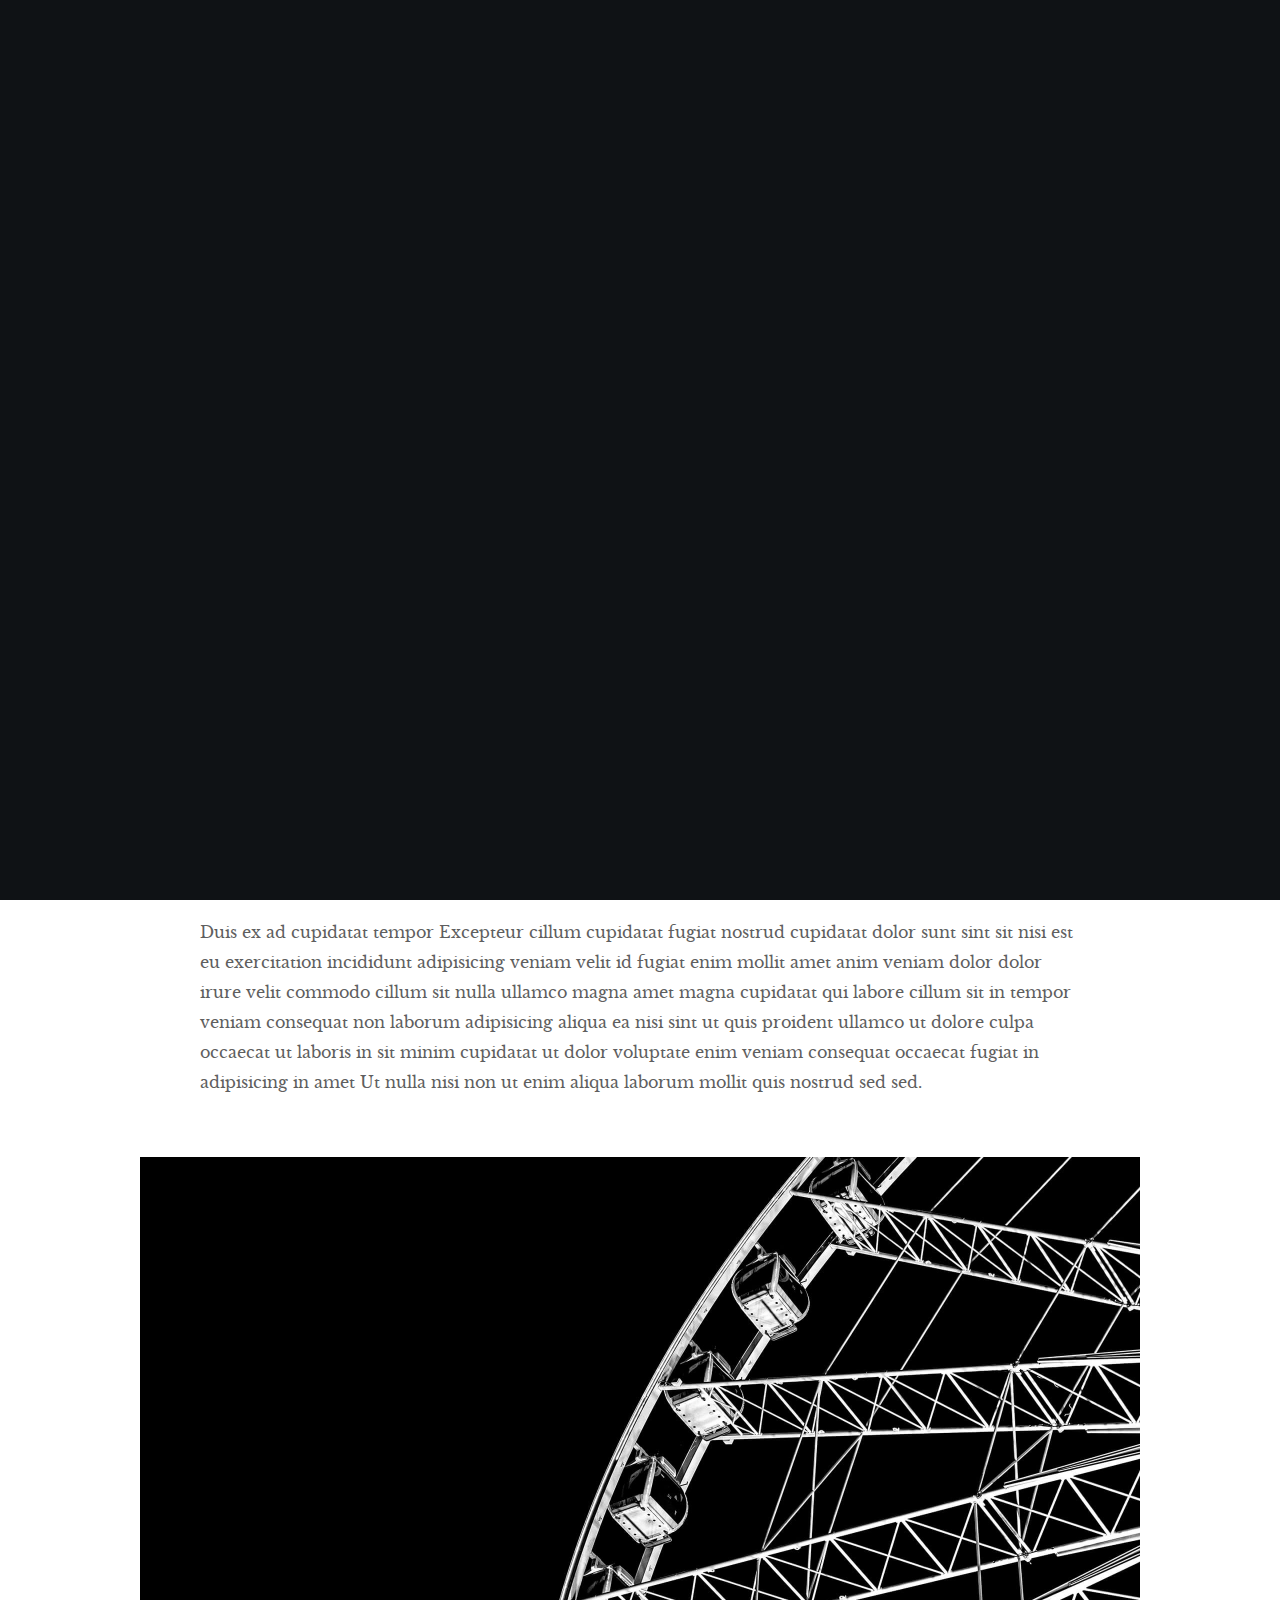
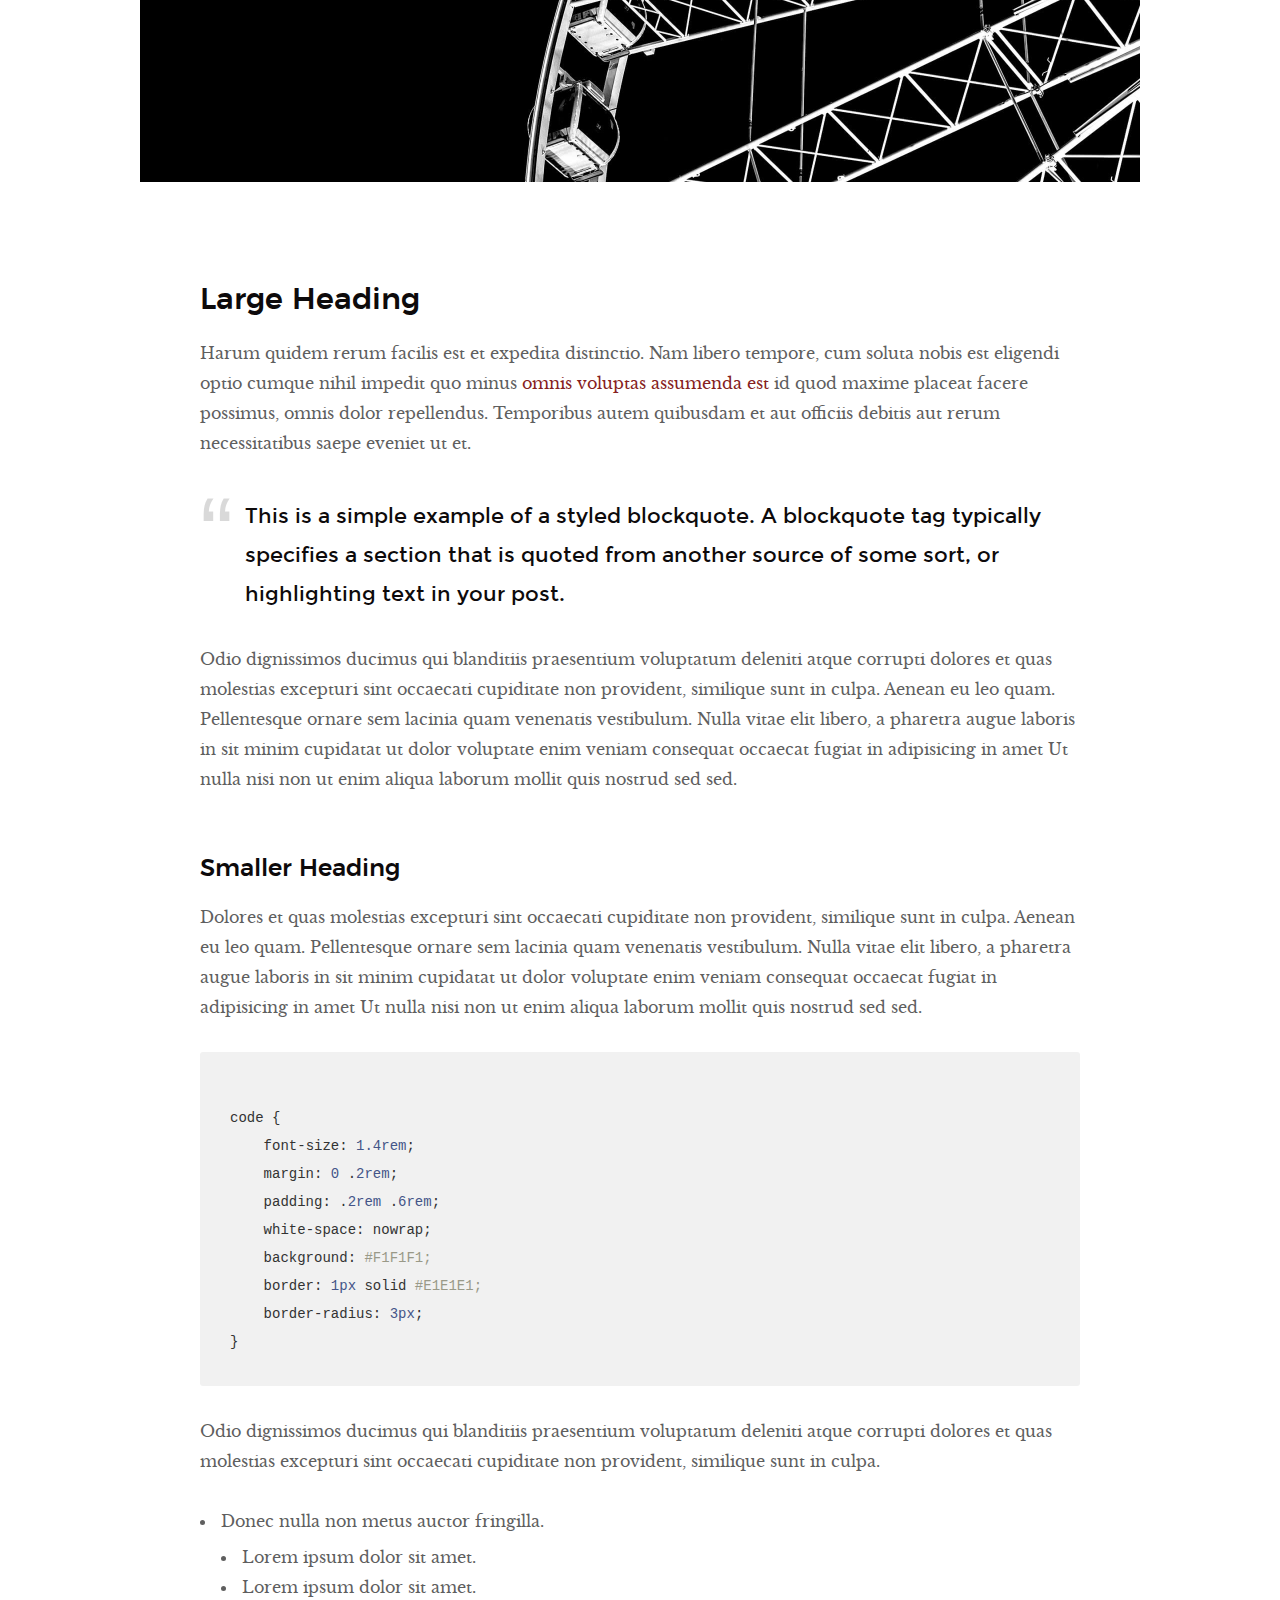
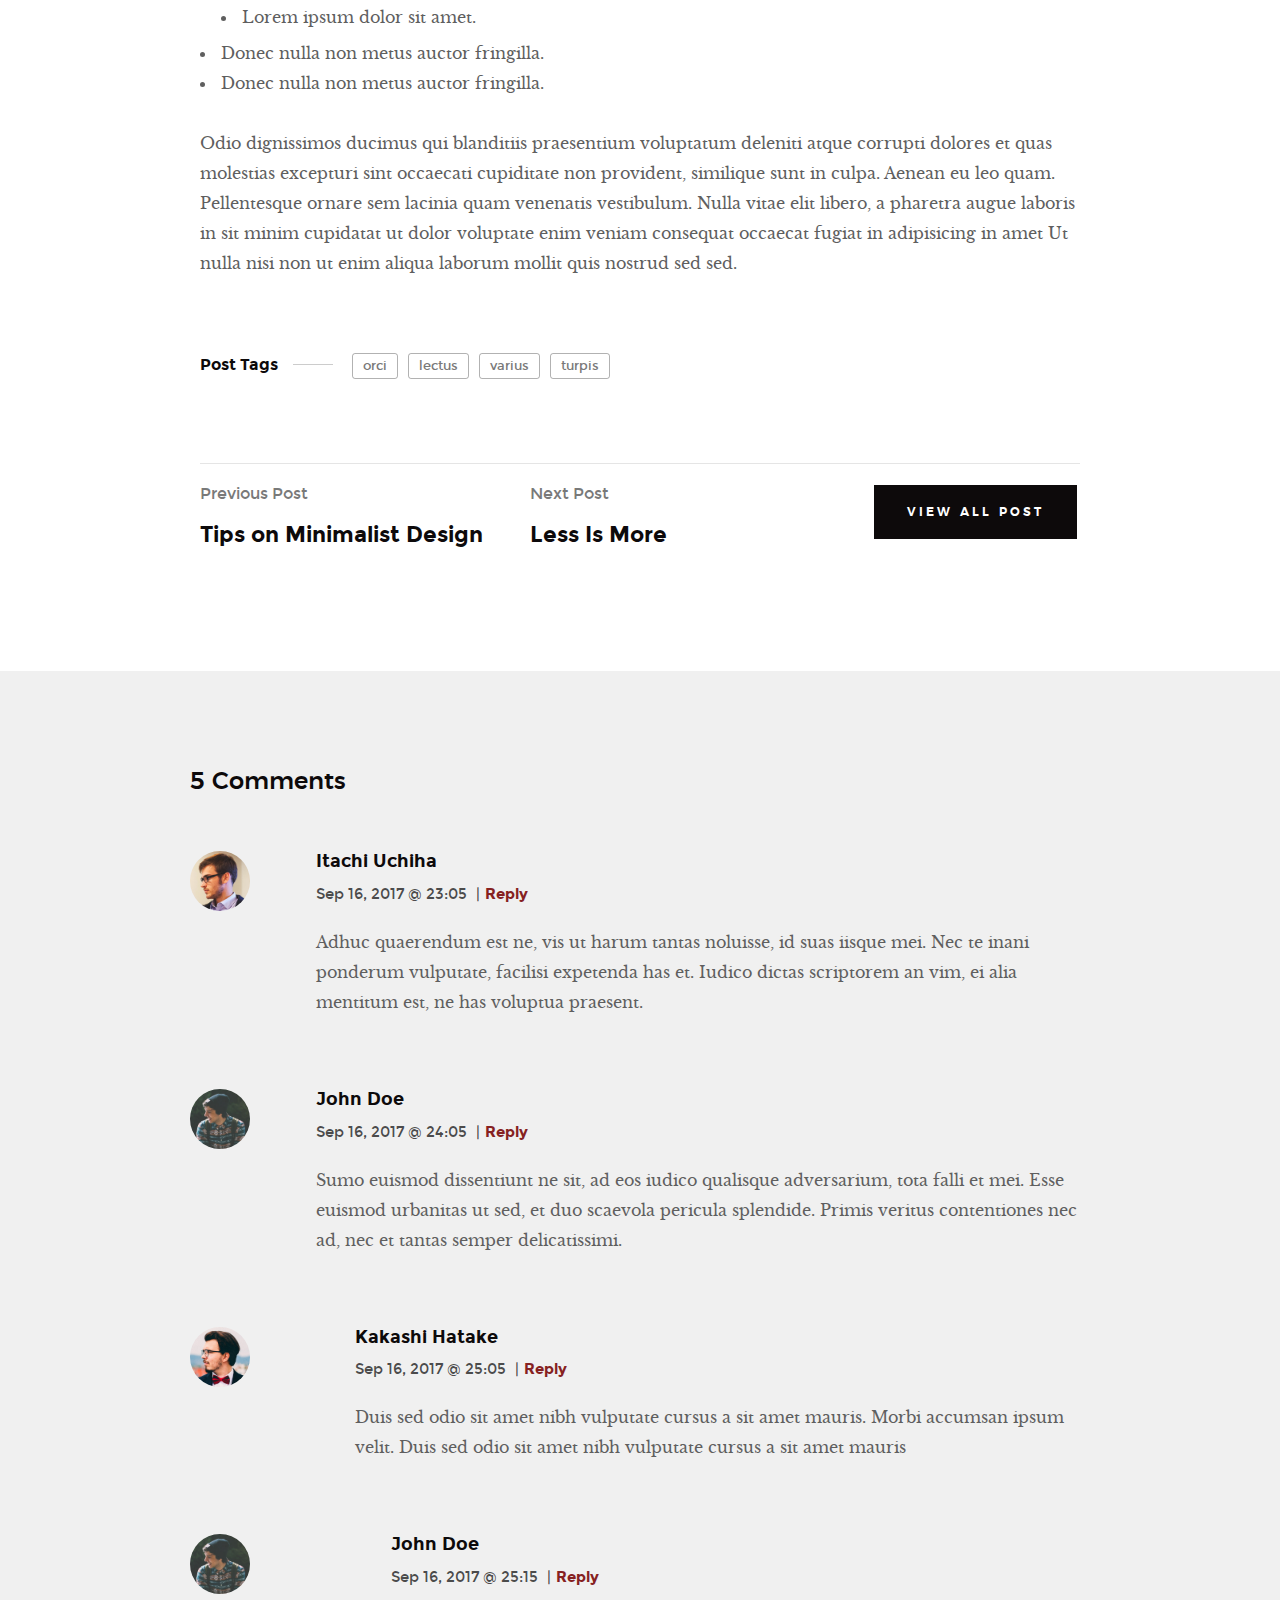
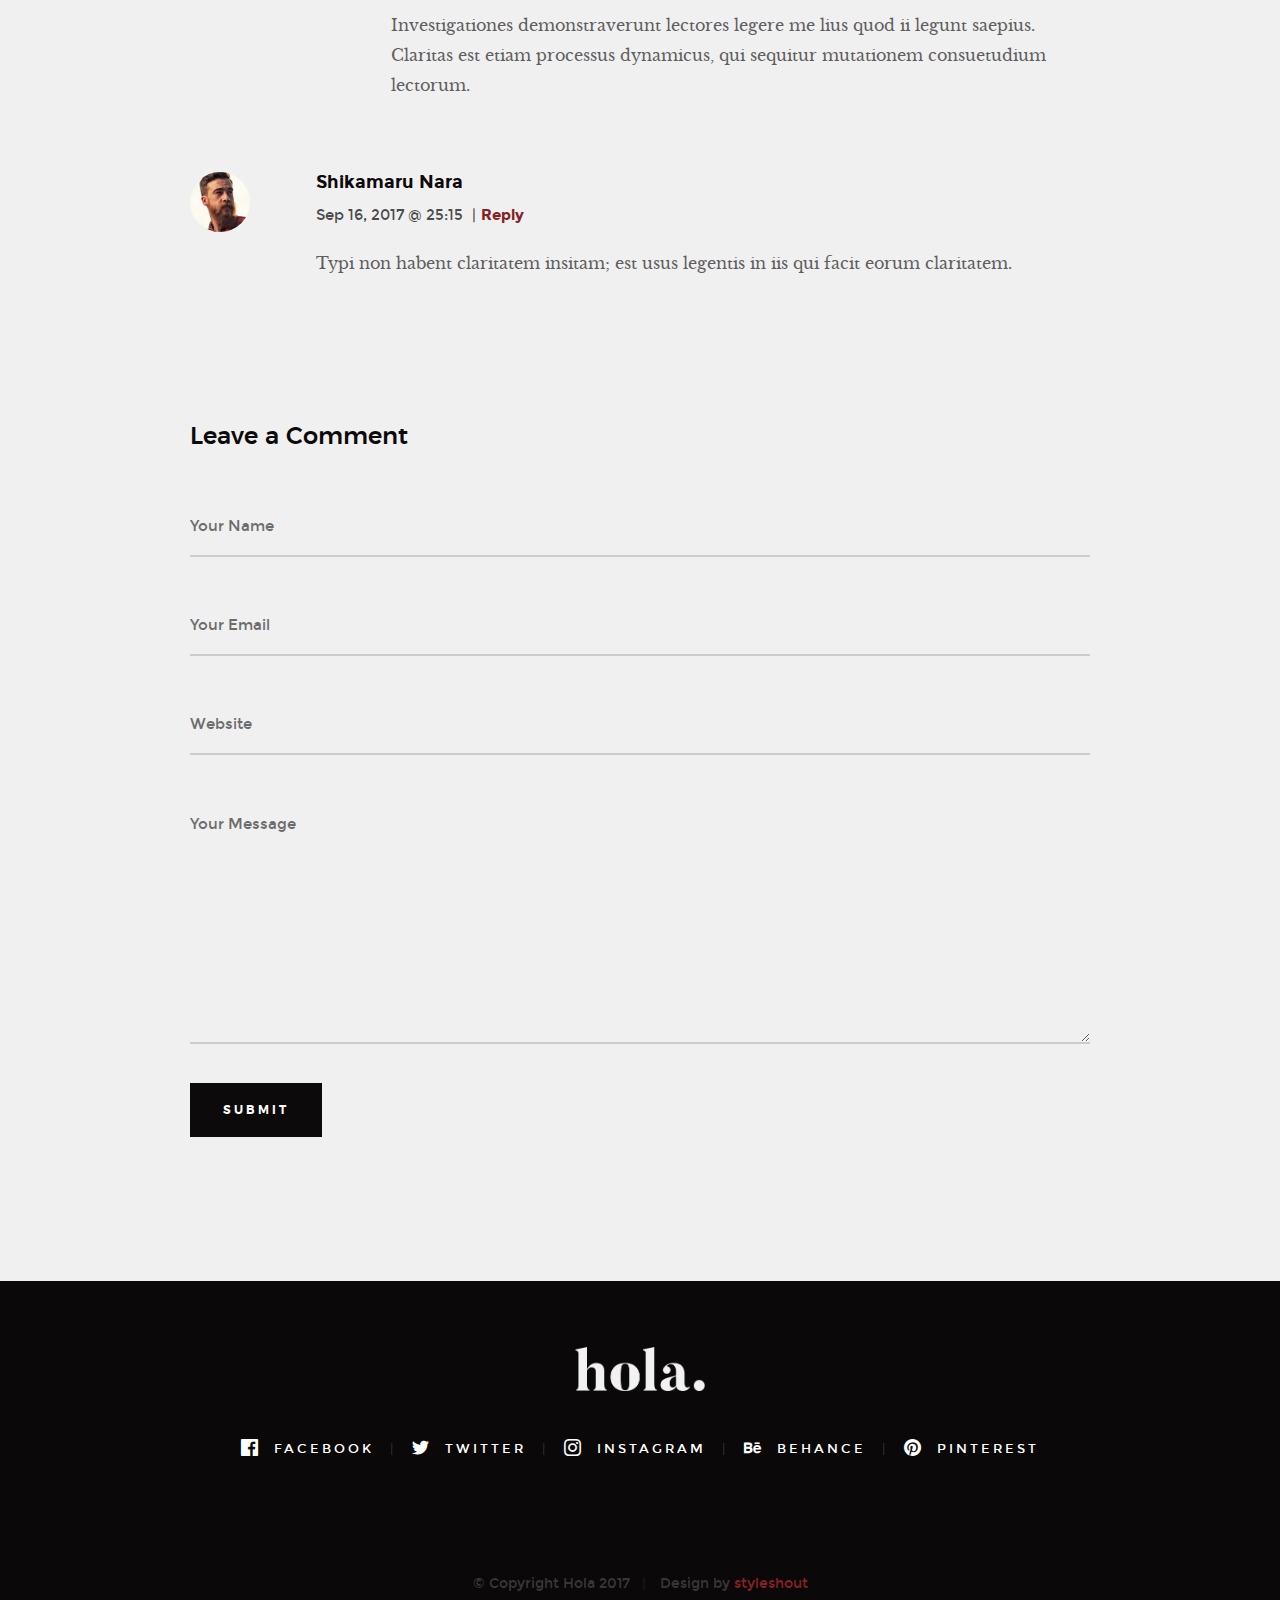
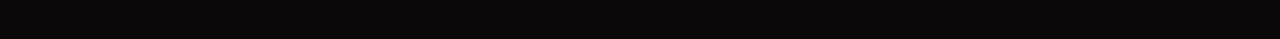
<file: wwwroot/hola-master/blog-single.html>
<!DOCTYPE html>
<!--[if lt IE 9 ]><html class="no-js oldie" lang="en"> <![endif]-->
<!--[if IE 9 ]><html class="no-js oldie ie9" lang="en"> <![endif]-->
<!--[if (gte IE 9)|!(IE)]><!-->
<html class="no-js" lang="en">
<!--<![endif]-->

<head>

    <!--- basic page needs
    ================================================== -->
    <meta charset="utf-8">
    <title>Blog Single - Hola</title>
    <meta name="description" content="">
    <meta name="author" content="">

    <!-- mobile specific metas
    ================================================== -->
    <meta name="viewport" content="width=device-width, initial-scale=1">

    <!-- CSS
    ================================================== -->
    <link rel="stylesheet" href="css/base.css">
    <link rel="stylesheet" href="css/vendor.css">
    <link rel="stylesheet" href="css/main.css">

    <!-- script
    ================================================== -->
    <script src="js/modernizr.js"></script>
    <script src="js/pace.min.js"></script>

    <!-- favicons
    ================================================== -->
    <link rel="shortcut icon" href="favicon.ico" type="image/x-icon">
    <link rel="icon" href="favicon.ico" type="image/x-icon">

</head>


<body id="top">

    <!-- header
    ================================================== -->
    <header class="s-header">
            
        <div class="header-logo">
            <a class="site-logo" href="index.html"><img src="images/logo.png" alt="Homepage"></a>
        </div>

        <nav class="header-nav-wrap">
            <ul class="header-nav">
                <li><a href="index.html#home" title="home">Home</a></li>
                <li><a href="index.html#about" title="about">About</a></li>
                <li><a href="index.html#works" title="works">Works</a></li>
                <li class="current"><a href="blog.html" title="blog">Blog</a></li>
                <li><a href="index.html#contact" title="contact">Contact</a></li>	
            </ul>
        </nav>

        <a class="header-menu-toggle" href="#0"><span>Menu</span></a>

    </header> <!-- end s-header -->


    <article class="blog-single">

        <!-- page header/blog hero
        ================================================== -->
        <div class="page-header page-header--single page-hero" style="background-image:url(images/blog/blog-bg-02.jpg)">
        
            <div class="row page-header__content narrow">
                <article class="col-full">
                    <div class="page-header__info">
                        <div class="page-header__cat">
                            <a href="#0">Branding</a><a href="#0">Design</a>
                        </div>
                    </div>
                    <h1 class="page-header__title">
                        <a href="#0" title="">
                            Using Patterns in your Branding.
                        </a>
                    </h1>
                    <ul class="page-header__meta">
                        <li class="date">September 16, 2017</li>
                        <li class="author">
                            By
                            <span>Jonathan Doe</span>
                        </li>
                    </ul>
                    
                </article>
            </div>
    
        </div> <!-- end page-header -->

        <div class="row blog-content">
            <div class="col-full blog-content__main">

                <p class="lead">Duis ex ad cupidatat tempor Excepteur cillum cupidatat fugiat nostrud cupidatat dolor sunt sint sit nisi est eu exercitation incididunt adipisicing veniam velit id fugiat enim mollit amet anim veniam dolor dolor irure velit commodo cillum sit nulla ullamco magna amet magna cupidatat qui labore cillum sit in tempor veniam consequat non laborum adipisicing aliqua ea nisi sint.</p>
                
                <p>Duis ex ad cupidatat tempor Excepteur cillum cupidatat fugiat nostrud cupidatat dolor sunt sint sit nisi est eu exercitation incididunt adipisicing veniam velit id fugiat enim mollit amet anim veniam dolor dolor irure velit commodo cillum sit nulla ullamco magna amet magna cupidatat qui labore cillum sit in tempor veniam consequat non laborum adipisicing aliqua ea nisi sint ut quis proident ullamco ut dolore culpa occaecat ut laboris in sit minim cupidatat ut dolor voluptate enim veniam consequat occaecat fugiat in adipisicing in amet Ut nulla nisi non ut enim aliqua laborum mollit quis nostrud sed sed.
                </p>

                <p>
                <img src="images/wheel-1000.jpg" 
                     srcset="images/wheel-2000.jpg 2000w, 
                        images/wheel-1000.jpg 1000w, 
                        images/wheel-500.jpg 500w" 
                     sizes="(max-width: 2000px) 100vw, 2000px" alt="">
                </p>

                <h2>Large Heading</h2>

                <p>Harum quidem rerum facilis est et expedita distinctio. Nam libero tempore, cum soluta nobis est eligendi optio cumque nihil impedit quo minus <a href="http://#">omnis voluptas assumenda est</a> id quod maxime placeat facere possimus, omnis dolor repellendus. Temporibus autem quibusdam et aut officiis debitis aut rerum necessitatibus saepe eveniet ut et.</p>

                <blockquote><p>This is a simple example of a styled blockquote. A blockquote tag typically specifies a section that is quoted from another source of some sort, or highlighting text in your post.</p></blockquote>

                <p>Odio dignissimos ducimus qui blanditiis praesentium voluptatum deleniti atque corrupti dolores et quas molestias excepturi sint occaecati cupiditate non provident, similique sunt in culpa. Aenean eu leo quam. Pellentesque ornare sem lacinia quam venenatis vestibulum. Nulla vitae elit libero, a pharetra augue laboris in sit minim cupidatat ut dolor voluptate enim veniam consequat occaecat fugiat in adipisicing in amet Ut nulla nisi non ut enim aliqua laborum mollit quis nostrud sed sed.</p>

                <h3>Smaller Heading</h3>

                <p>Dolores et quas molestias excepturi sint occaecati cupiditate non provident, similique sunt in culpa. Aenean eu leo quam. Pellentesque ornare sem lacinia quam venenatis vestibulum. Nulla vitae elit libero, a pharetra augue laboris in sit minim cupidatat ut dolor voluptate enim veniam consequat occaecat fugiat in adipisicing in amet Ut nulla nisi non ut enim aliqua laborum mollit quis nostrud sed sed.

<pre><code>
code {
    font-size: 1.4rem;
    margin: 0 .2rem;
    padding: .2rem .6rem;
    white-space: nowrap;
    background: #F1F1F1;
    border: 1px solid #E1E1E1;	
    border-radius: 3px;
}
</code></pre>

                <p>Odio dignissimos ducimus qui blanditiis praesentium voluptatum deleniti atque corrupti dolores et quas molestias excepturi sint occaecati cupiditate non provident, similique sunt in culpa.</p>

                <ul>
                    <li>Donec nulla non metus auctor fringilla.
                        <ul>
                            <li>Lorem ipsum dolor sit amet.</li>
                            <li>Lorem ipsum dolor sit amet.</li>
                            <li>Lorem ipsum dolor sit amet.</li>
                        </ul>
                    </li>
                    <li>Donec nulla non metus auctor fringilla.</li>
                    <li>Donec nulla non metus auctor fringilla.</li>
                </ul>

                <p>Odio dignissimos ducimus qui blanditiis praesentium voluptatum deleniti atque corrupti dolores et quas molestias excepturi sint occaecati cupiditate non provident, similique sunt in culpa. Aenean eu leo quam. Pellentesque ornare sem lacinia quam venenatis vestibulum. Nulla vitae elit libero, a pharetra augue laboris in sit minim cupidatat ut dolor voluptate enim veniam consequat occaecat fugiat in adipisicing in amet Ut nulla nisi non ut enim aliqua laborum mollit quis nostrud sed sed.</p>

                <p class="blog-content__tags">
                    <span>Post Tags</span>

                    <span class="blog-content__tag-list">
                        <a href="#0">orci</a>
                        <a href="#0">lectus</a>
                        <a href="#0">varius</a>
                        <a href="#0">turpis</a>
                    </span>

                </p>

                <div class="blog-content__pagenav">
                    <div class="blog-content__nav">
                        <div class="blog-content__prev">
                            <a href="#0" rel="prev">
                                <span>Previous Post</span>
                                Tips on Minimalist Design 
                            </a>
                        </div>
                        <div class="blog-content__next">
                            <a href="#0" rel="next">
                                <span>Next Post</span>
                                Less Is More 
                            </a>
                        </div>
                    </div>

                    <div class="blog-content__all">
                        <a href="blog.html" class="btn btn--primary">
                            View All Post
                        </a>
                    </div>
                </div>

            </div><!-- end blog-content__main -->
        </div> <!-- end blog-content -->

    </article>


    <!-- comments
    ================================================== -->
    <div class="comments-wrap">

        <div id="comments" class="row">
            <div class="col-full">

               <h3>5 Comments</h3>

               <!-- commentlist -->
               <ol class="commentlist">

                    <li class="depth-1 comment">

                        <div class="comment__avatar">
                            <img width="50" height="50" class="avatar" src="images/avatars/user-01.jpg" alt="">
                        </div>

                        <div class="comment__content">

                            <div class="comment__info">
                                <cite>Itachi Uchiha</cite>

                                <div class="comment__meta">
                                    <time class="comment__time">Sep 16, 2017 @ 23:05</time>
                                    <span class="sep">|</span><a class="reply" href="#">Reply</a>
                                </div>
                            </div>

                            <div class="comment__text">
                            <p>Adhuc quaerendum est ne, vis ut harum tantas noluisse, id suas iisque mei. Nec te inani ponderum vulputate,
                            facilisi expetenda has et. Iudico dictas scriptorem an vim, ei alia mentitum est, ne has voluptua praesent.</p>
                            </div>

                        </div>

                    </li>

                    <li class="thread-alt depth-1 comment">

                        <div class="comment__avatar">
                            <img width="50" height="50" class="avatar" src="images/avatars/user-04.jpg" alt="">
                        </div>

                        <div class="comment__content">

                            <div class="comment__info">
                            <cite>John Doe</cite>

                            <div class="comment__meta">
                                <time class="comment__time">Sep 16, 2017 @ 24:05</time>
                                <span class="sep">|</span><a class="reply" href="#">Reply</a>
                            </div>
                            </div>

                            <div class="comment__text">
                            <p>Sumo euismod dissentiunt ne sit, ad eos iudico qualisque adversarium, tota falli et mei. Esse euismod
                            urbanitas ut sed, et duo scaevola pericula splendide. Primis veritus contentiones nec ad, nec et
                            tantas semper delicatissimi.</p>
                            </div>

                        </div>

                        <ul class="children">

                            <li class="depth-2 comment">

                                <div class="comment__avatar">
                                    <img width="50" height="50" class="avatar" src="images/avatars/user-03.jpg" alt="">
                                </div>

                                <div class="comment__content">

                                    <div class="comment__info">
                                        <cite>Kakashi Hatake</cite>

                                        <div class="comment__meta">
                                            <time class="comment__time">Sep 16, 2017 @ 25:05</time>
                                            <span class="sep">|</span><a class="reply" href="#">Reply</a>
                                        </div>
                                    </div>

                                    <div class="comment__text">
                                        <p>Duis sed odio sit amet nibh vulputate
                                        cursus a sit amet mauris. Morbi accumsan ipsum velit. Duis sed odio sit amet nibh vulputate
                                        cursus a sit amet mauris</p>
                                    </div>

                                </div>

                                <ul class="children">

                                    <li class="depth-3 comment">

                                        <div class="comment__avatar">
                                            <img width="50" height="50" class="avatar" src="images/avatars/user-04.jpg" alt="">
                                        </div>

                                        <div class="comment__content">

                                            <div class="comment__info">
                                            <cite>John Doe</cite>

                                            <div class="comment__meta">
                                                <time class="comment__time">Sep 16, 2017 @ 25:15</time>
                                                <span class="sep">|</span><a class="reply" href="#">Reply</a>
                                            </div>
                                            </div>

                                            <div class="comment__text">
                                            <p>Investigationes demonstraverunt lectores legere me lius quod ii legunt saepius. Claritas est
                                            etiam processus dynamicus, qui sequitur mutationem consuetudium lectorum.</p>
                                            </div>

                                        </div>

                                    </li>

                                </ul>

                            </li>

                        </ul>

                    </li>

                    <li class="depth-1 comment">

                        <div class="comment__avatar">
                            <img width="50" height="50" class="avatar" src="images/avatars/user-02.jpg" alt="">
                        </div>

                        <div class="comment__content">

                            <div class="comment__info">
                            <cite>Shikamaru Nara</cite>

                            <div class="comment__meta">
                                <time class="comment-time">Sep 16, 2017 @ 25:15</time>
                                <span class="sep">|</span><a class="reply" href="#">Reply</a>
                            </div>
                            </div>

                            <div class="comment__text">
                            <p>Typi non habent claritatem insitam; est usus legentis in iis qui facit eorum claritatem.</p>
                            </div>

                        </div>

                    </li>

                </ol> <!-- Commentlist End -->	

               <!-- respond -->
               <div class="respond">

                    <h3>Leave a Comment</h3>

                    <form name="contactForm" id="contactForm" method="post" action="">
                        <fieldset>

                        <div class="form-field">
                                <input name="cName" type="text" id="cName" class="full-width" placeholder="Your Name" value="">
                        </div>

                        <div class="form-field">
                                <input name="cEmail" type="text" id="cEmail" class="full-width" placeholder="Your Email" value="">
                        </div>

                        <div class="form-field">
                                <input name="cWebsite" type="text" id="cWebsite" class="full-width" placeholder="Website" value="">
                        </div>

                        <div class="message form-field">
                            <textarea name="cMessage" id="cMessage" class="full-width" placeholder="Your Message"></textarea>
                        </div>

                        <button type="submit" class="submit btn--primary">Submit</button>

                        </fieldset>
                    </form> <!-- Form End -->

                </div> <!-- Respond End -->

            </div> <!-- end col-full -->
        </div> <!-- end row comments -->
    </div> <!-- end comments-wrap -->


    <!-- footer
    ================================================== -->
    <footer>
            <div class="row">
                <div class="col-full">
    
                    <div class="footer-logo">
                        <a class="footer-site-logo" href="#0"><img src="images/logo.png" alt="Homepage"></a>
                    </div>
    
                    <ul class="footer-social">
                        <li><a href="#0">
                            <i class="im im-facebook" aria-hidden="true"></i>
                            <span>Facebook</span>
                        </a></li>
                        <li><a href="#0">
                            <i class="im im-twitter" aria-hidden="true"></i>
                            <span>Twitter</span>
                        </a></li>
                        <li><a href="#0">
                            <i class="im im-instagram" aria-hidden="true"></i>
                            <span>Instagram</span>
                        </a></li>
                        <li><a href="#0">
                            <i class="im im-behance" aria-hidden="true"></i>
                            <span>Behance</span>
                        </a></li>
                        <li><a href="#0">
                            <i class="im im-pinterest" aria-hidden="true"></i>
                            <span>Pinterest</span>
                        </a></li>
                    </ul>
                        
                </div>
            </div>
    
            <div class="row footer-bottom">
    
                <div class="col-twelve">
                    <div class="copyright">
                        <span>© Copyright Hola 2017</span> 
                        <span>Design by <a href="https://www.styleshout.com/">styleshout</a></span>	
                    </div>
    
                    <div class="go-top">
                    <a class="smoothscroll" title="Back to Top" href="#top"><i class="im im-arrow-up" aria-hidden="true"></i></a>
                    </div>
                </div>
    
            </div> <!-- end footer-bottom -->
    
        </footer> <!-- end footer -->
    
    
        <div id="preloader"> 
            <div id="loader"></div>
        </div>
    
    
        <!-- Java Script
        ================================================== -->
        <script src="js/jquery-3.2.1.min.js"></script>
        <script src="js/plugins.js"></script>
        <script src="js/main.js"></script>

</body>

</html>
</file>
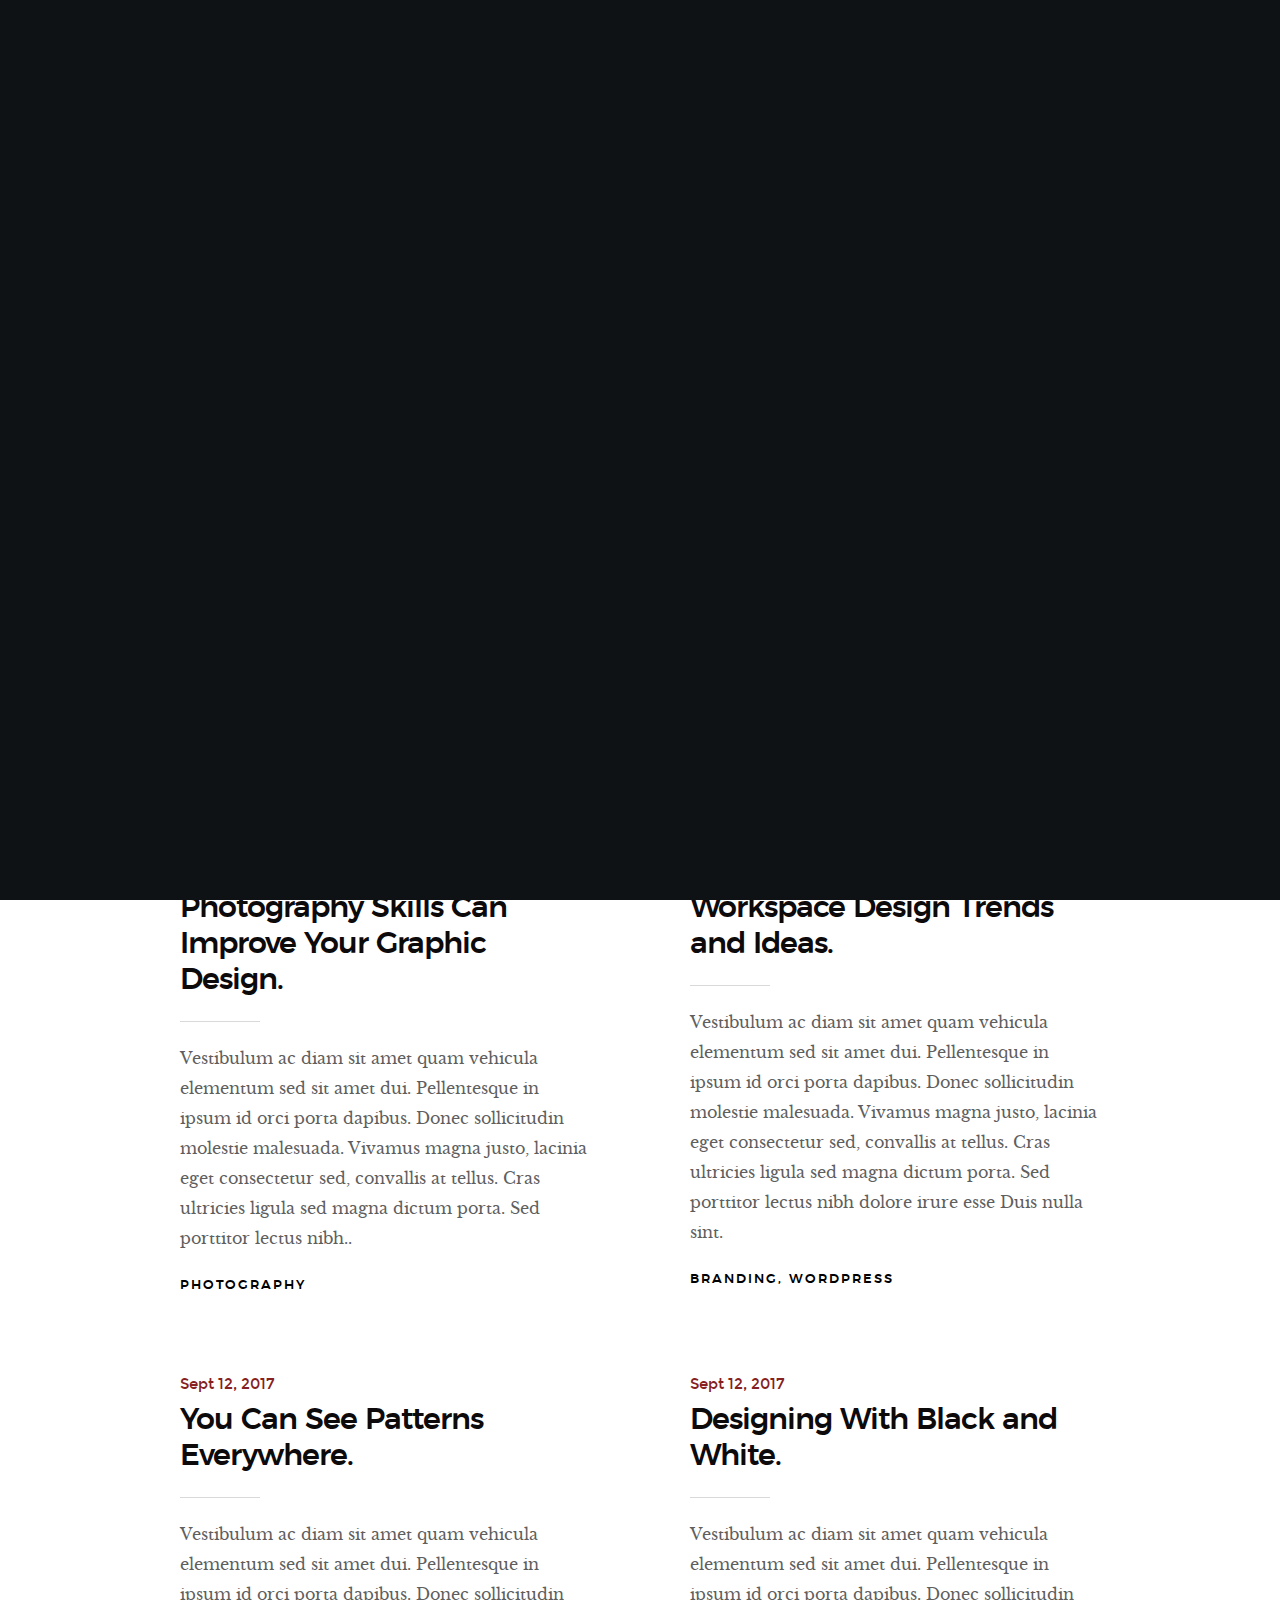
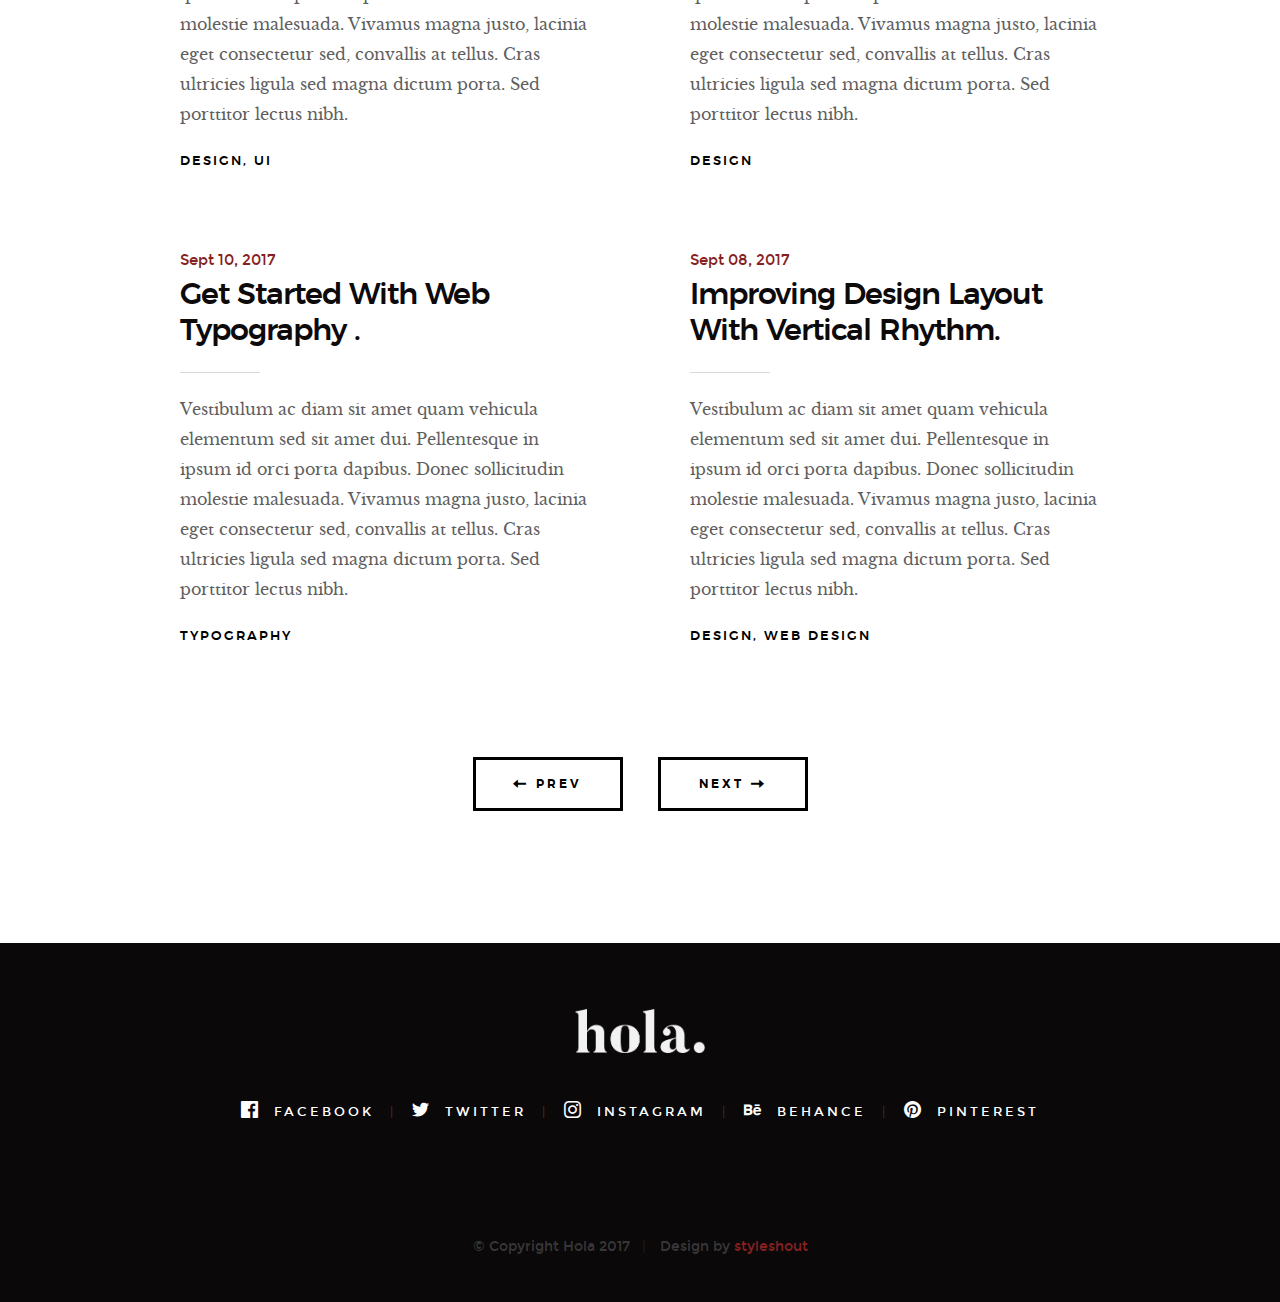
<file: wwwroot/hola-master/blog.html>
<!DOCTYPE html>
<!--[if lt IE 9 ]><html class="no-js oldie" lang="en"> <![endif]-->
<!--[if IE 9 ]><html class="no-js oldie ie9" lang="en"> <![endif]-->
<!--[if (gte IE 9)|!(IE)]><!-->
<html class="no-js" lang="en">
<!--<![endif]-->

<head>

    <!--- basic page needs
    ================================================== -->
    <meta charset="utf-8">
    <title>Blog - Hola</title>
    <meta name="description" content="">
    <meta name="author" content="">

    <!-- mobile specific metas
    ================================================== -->
    <meta name="viewport" content="width=device-width, initial-scale=1">

    <!-- CSS
    ================================================== -->
    <link rel="stylesheet" href="css/base.css">
    <link rel="stylesheet" href="css/vendor.css">
    <link rel="stylesheet" href="css/main.css">

    <!-- script
    ================================================== -->
    <script src="js/modernizr.js"></script>
    <script src="js/pace.min.js"></script>

    <!-- favicons
    ================================================== -->
    <link rel="shortcut icon" href="favicon.ico" type="image/x-icon">
    <link rel="icon" href="favicon.ico" type="image/x-icon">

</head>


<body id="top">

    <!-- header
    ================================================== -->
    <header class="s-header">

        <div class="header-logo">
            <a class="site-logo" href="index.html"><img src="images/logo.png" alt="Homepage"></a>
        </div>

        <nav class="header-nav-wrap">
            <ul class="header-nav">
                <li><a href="index.html#home" title="home">Home</a></li>
                <li><a href="index.html#about" title="about">About</a></li>
                <li><a href="index.html#works" title="works">Works</a></li>
                <li class="current"><a href="blog.html" title="blog">Blog</a></li>
                <li><a href="index.html#contact" title="contact">Contact</a></li>	
            </ul>
        </nav>

        <a class="header-menu-toggle" href="#0"><span>Menu</span></a>

    </header> <!-- end s-header -->


    <!-- page header
    ================================================== -->
    <section class="page-header page-hero" style="background-image:url(images/blog/blog-bg-01.jpg)">

        <div class="row page-header__content">
            <article class="col-full">

                <div class="page-header__info">
                    <div class="page-header__cat">
                        <a href="#0">Branding</a><a href="#0">Design</a>
                    </div>
                    <div class="page-header__date">
                        Sept 16, 2017
                    </div>
                </div>
                
                <h1 class="page-header__title">
                    <a href="#0" title="">
                        The 10 Golden Rules of Clean Simple Design.
                    </a>
                </h1>
                <p>Pellentesque in ipsum id orci porta dapibus amet dui. Ad id deserunt ratione autem eius et minima ut et. Nihil sed quis velit aut enim aliquam. Quas non ad sint eveniet voluptatem est iure...</p>
                <p>
                    <a href="#0" class="btn btn--stroke page-header__btn">Read More</a>
                </p>
            </article>
        </div>

    </section> <!-- end page-header -->


    <!-- blog
    ================================================== -->
    <section class="blog-content-wrap">

        <div class="row blog-content">
            <div class="col-full">

                <div class="blog-list block-1-2 block-tab-full">

                    <article class="col-block">
                        
                        <div class="blog-date">
                            <a href="blog-single.html">Sept 15, 2017</a>
                        </div>  
                        
                        <h2 class="h01"><a href="blog-single.html">Photography Skills Can Improve Your Graphic Design.</a></h2>
                        <p>
                        Vestibulum ac diam sit amet quam vehicula elementum sed sit amet dui. Pellentesque in ipsum id orci porta dapibus. Donec sollicitudin molestie malesuada. Vivamus magna justo, lacinia eget consectetur sed, convallis at tellus. Cras ultricies ligula sed magna dictum porta. Sed porttitor lectus nibh..
                        </p>

                        <div class="blog-cat">
                            <a href="blog.html">Photography</a>
                        </div>

                    </article>

                    <article class="col-block">
                        
                        <div class="blog-date">
                            <a href="blog-single.html">Sept 14, 2017</a>
                        </div>

                        <h2 class="h01"><a href="blog-single.html">Workspace Design Trends and Ideas.</a></h2>
                        <p>
                        Vestibulum ac diam sit amet quam vehicula elementum sed sit amet dui. Pellentesque in ipsum id orci porta dapibus. Donec sollicitudin molestie malesuada. Vivamus magna justo, lacinia eget consectetur sed, convallis at tellus. Cras ultricies ligula sed magna dictum porta. Sed porttitor lectus nibh dolore irure esse Duis nulla sint.
                        </p>

                        <div class="blog-cat">
                            <a href="blog.html">Branding</a><a href="blog.html">Wordpress</a>
                        </div>
                    </article>

                    <article class="col-block">
                        
                        <div class="blog-date">
                            <a href="blog-single.html">Sept 12, 2017</a>
                        </div>    
                        <h2 class="h01"><a href="blog-single.html">You Can See Patterns Everywhere.</a></h2>
                        <p>
                        Vestibulum ac diam sit amet quam vehicula elementum sed sit amet dui. Pellentesque in ipsum id orci porta dapibus. Donec sollicitudin molestie malesuada. Vivamus magna justo, lacinia eget consectetur sed, convallis at tellus. Cras ultricies ligula sed magna dictum porta. Sed porttitor lectus nibh.
                        </p>

                        <div class="blog-cat">
                            <a href="blog.html">Design</a><a href="blog.html">UI</a>
                        </div>
                    </article>

                    <article class="col-block">
                        
                        <div class="blog-date">
                            <a href="blog-single.html">Sept 12, 2017</a>
                        </div>
                        <h2 class="h01"><a href="blog-single.html">Designing With Black and White.</a></h2>
                        <p>
                        Vestibulum ac diam sit amet quam vehicula elementum sed sit amet dui. Pellentesque in ipsum id orci porta dapibus. Donec sollicitudin molestie malesuada. Vivamus magna justo, lacinia eget consectetur sed, convallis at tellus. Cras ultricies ligula sed magna dictum porta. Sed porttitor lectus nibh.
                        </p>

                        <div class="blog-cat">
                            <a href="blog.html">Design</a>
                        </div>
                    </article>

                    <article class="col-block">
                        <div class="blog-date">
                            <a href="blog-single.html">Sept 10, 2017</a>
                        </div>
                        <h2 class="h01"><a href="blog-single.html">Get Started With Web Typography .</a></h2>
                        <p>
                        Vestibulum ac diam sit amet quam vehicula elementum sed sit amet dui. Pellentesque in ipsum id orci porta dapibus. Donec sollicitudin molestie malesuada. Vivamus magna justo, lacinia eget consectetur sed, convallis at tellus. Cras ultricies ligula sed magna dictum porta. Sed porttitor lectus nibh.
                        </p>

                        <div class="blog-cat">
                            <a href="blog.html">Typography</a>
                        </div>
                    </article>

                    <article class="col-block">
                        
                        <div class="blog-date">
                            <a href="blog-single.html">Sept 08, 2017</a>
                        </div>
                        <h2 class="h01"><a href="blog-single.html">Improving Design Layout With Vertical Rhythm.</a></h2>
                        <p>
                        Vestibulum ac diam sit amet quam vehicula elementum sed sit amet dui. Pellentesque in ipsum id orci porta dapibus. Donec sollicitudin molestie malesuada. Vivamus magna justo, lacinia eget consectetur sed, convallis at tellus. Cras ultricies ligula sed magna dictum porta. Sed porttitor lectus nibh.
                        </p>

                        <div class="blog-cat">
                            <a href="blog.html">Design</a><a href="#0">Web Design</a>
                        </div>
                    </article>

                </div> <!-- end blog-list -->

            </div> <!-- end col-full -->
        </div> <!-- end blog-content -->

        <div class="row blog-entries-nav">
            <div class="col-full">
                <a href="#0" class="btn btn--stroke">
                    <i class="im im-arrow-left"></i>
                    Prev
                </a>
                <a href="#0" class="btn btn--stroke">
                    Next
                    <i class="im im-arrow-right"></i>
                </a>
            </div>
        </div>

    </section> <!-- end blog-content-wrap -->


    <!-- footer
    ================================================== -->
    <footer>
        <div class="row">
            <div class="col-full">

                <div class="footer-logo">
                    <a class="footer-site-logo" href="#0"><img src="images/logo.png" alt="Homepage"></a>
                </div>

                <ul class="footer-social">
                    <li><a href="#0">
                        <i class="im im-facebook" aria-hidden="true"></i>
                        <span>Facebook</span>
                    </a></li>
                    <li><a href="#0">
                        <i class="im im-twitter" aria-hidden="true"></i>
                        <span>Twitter</span>
                    </a></li>
                    <li><a href="#0">
                        <i class="im im-instagram" aria-hidden="true"></i>
                        <span>Instagram</span>
                    </a></li>
                    <li><a href="#0">
                        <i class="im im-behance" aria-hidden="true"></i>
                        <span>Behance</span>
                    </a></li>
                    <li><a href="#0">
                        <i class="im im-pinterest" aria-hidden="true"></i>
                        <span>Pinterest</span>
                    </a></li>
                </ul>
                    
            </div>
        </div>

        <div class="row footer-bottom">

            <div class="col-twelve">
                <div class="copyright">
                    <span>© Copyright Hola 2017</span> 
                    <span>Design by <a href="https://www.styleshout.com/">styleshout</a></span>	
                </div>

                <div class="go-top">
                <a class="smoothscroll" title="Back to Top" href="#top"><i class="im im-arrow-up" aria-hidden="true"></i></a>
                </div>
            </div>

        </div> <!-- end footer-bottom -->

    </footer> <!-- end footer -->


    <div id="preloader"> 
        <div id="loader"></div>
    </div>


    <!-- Java Script
    ================================================== -->
    <script src="js/jquery-3.2.1.min.js"></script>
    <script src="js/plugins.js"></script>
    <script src="js/main.js"></script>

</body>

</html>
</file>
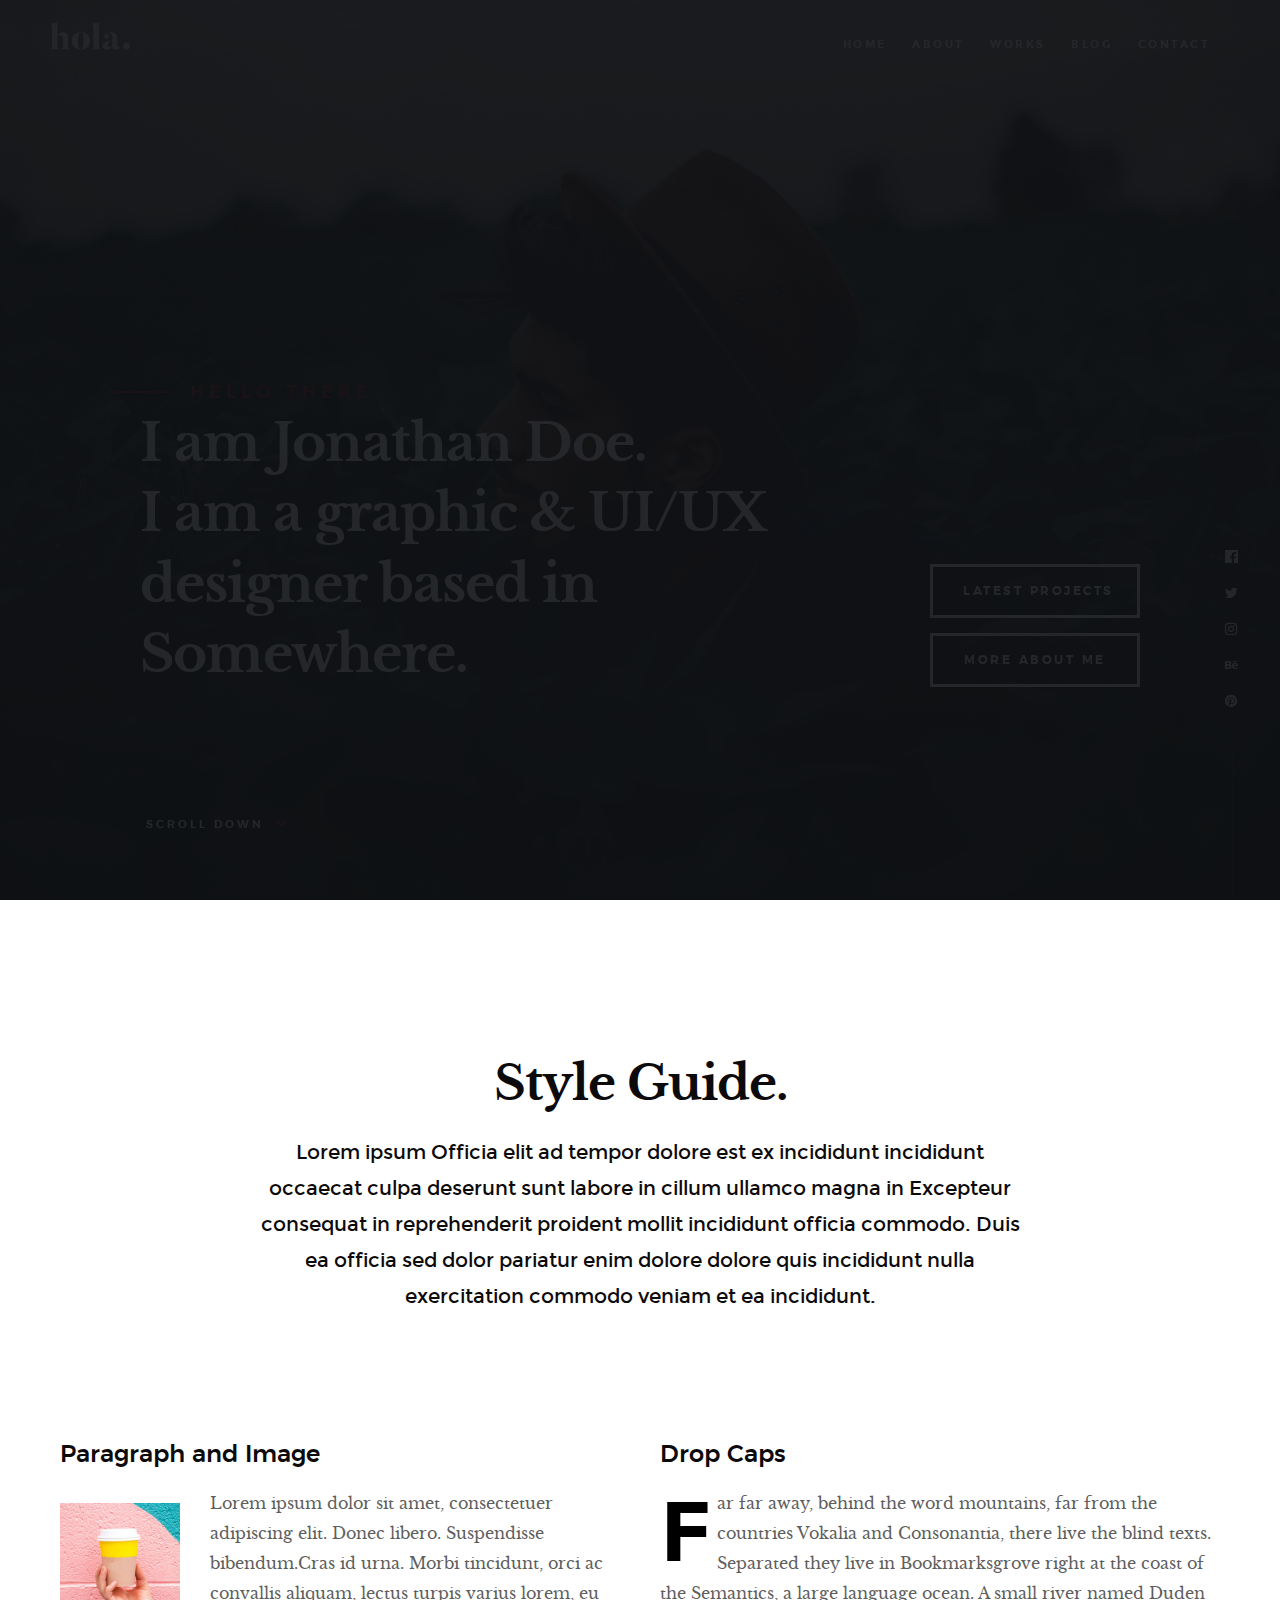
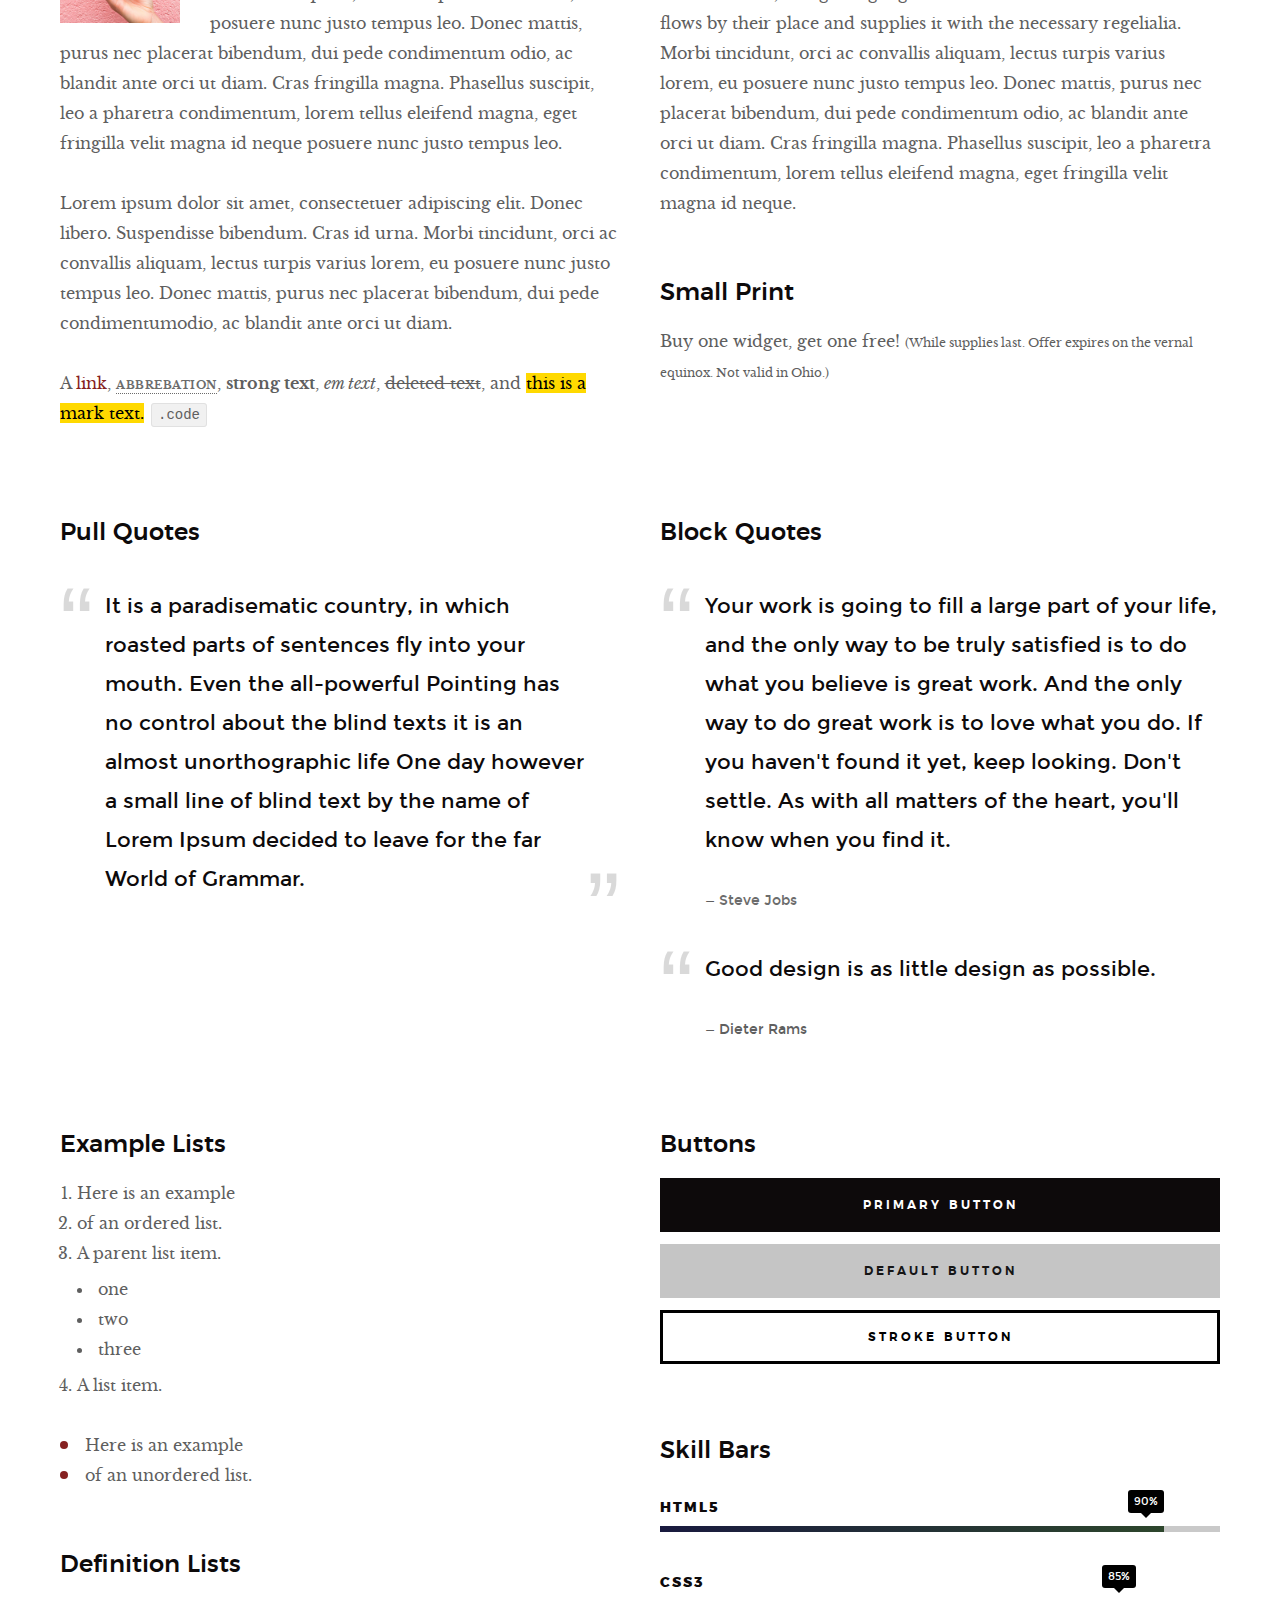
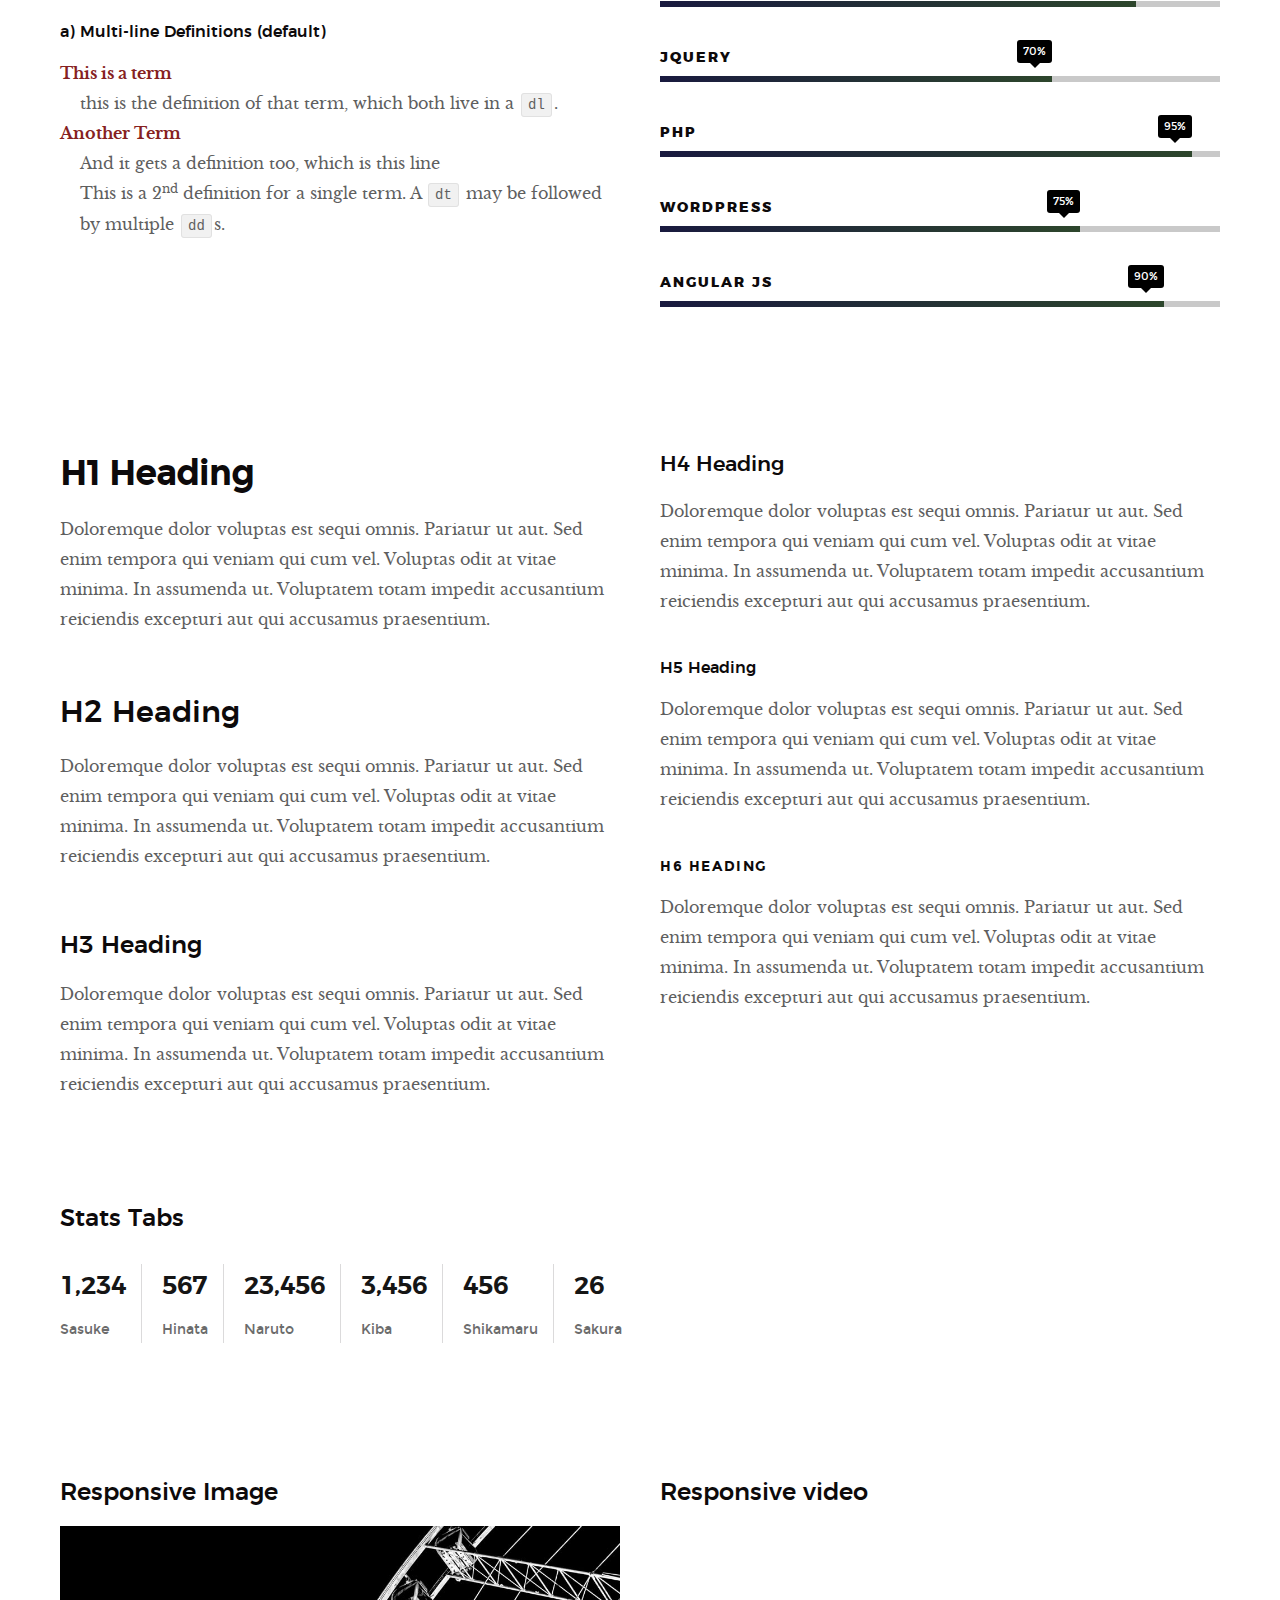
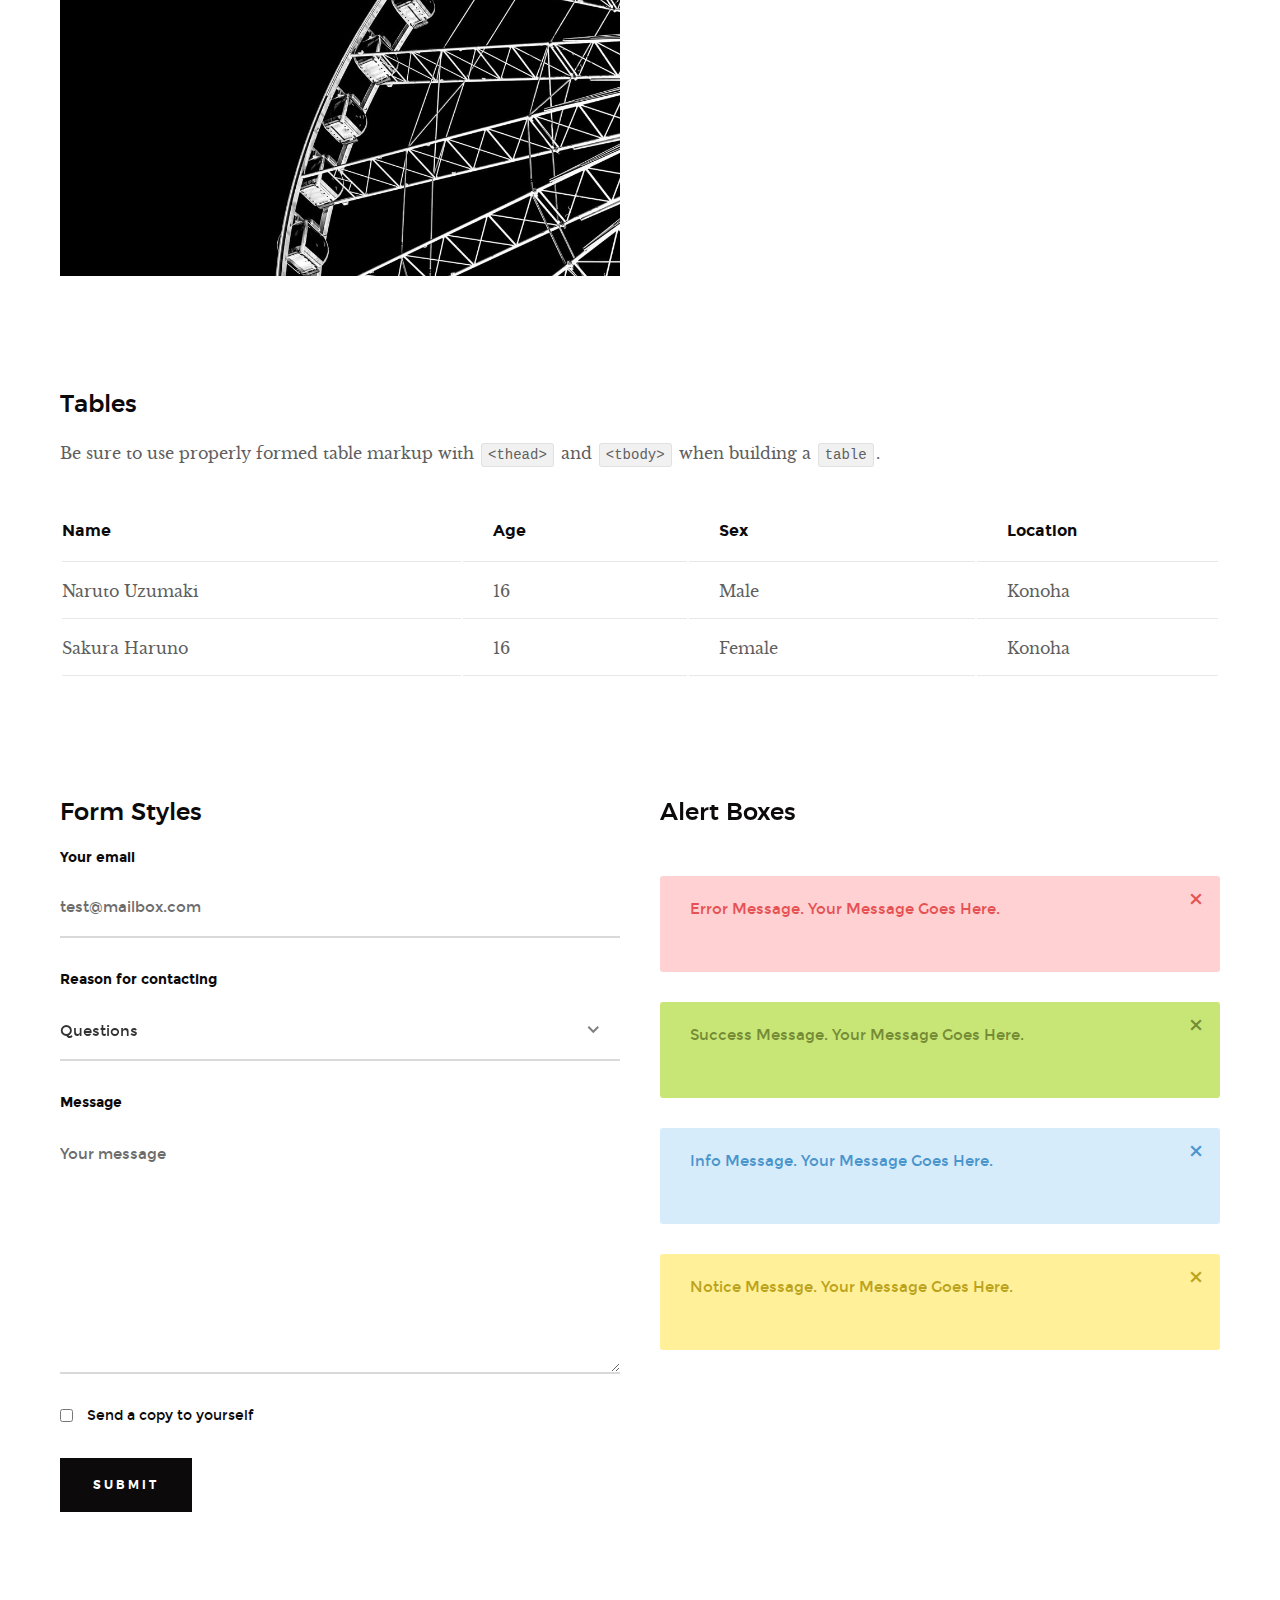
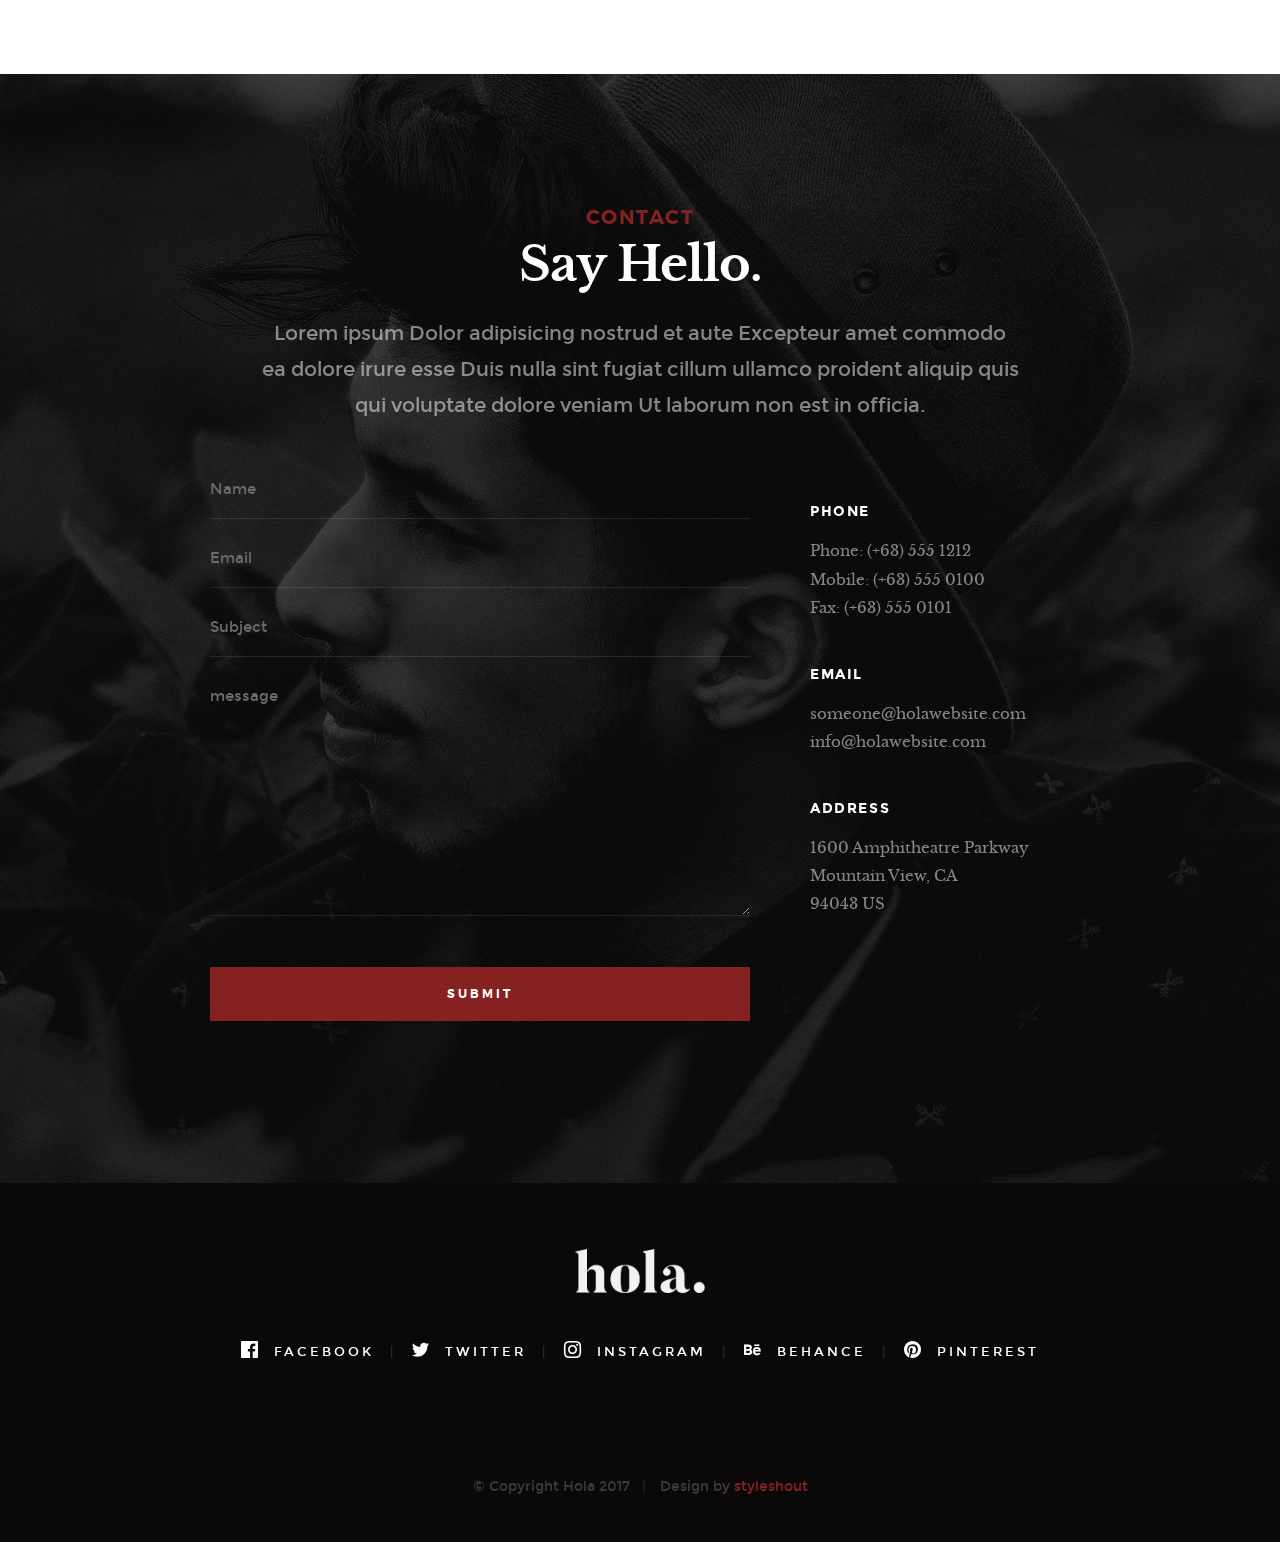
<file: wwwroot/hola-master/styles.html>
<!DOCTYPE html>
<!--[if lt IE 9 ]><html class="no-js oldie" lang="en"> <![endif]-->
<!--[if IE 9 ]><html class="no-js oldie ie9" lang="en"> <![endif]-->
<!--[if (gte IE 9)|!(IE)]><!-->
<html class="no-js" lang="en">
<!--<![endif]-->

<head>

    <!--- basic page needs
   ================================================== -->
    <meta charset="utf-8">
    <title>Style Guide - Hola</title>
    <meta name="description" content="">
    <meta name="author" content="">

    <!-- mobile specific metas
   ================================================== -->
    <meta name="viewport" content="width=device-width, initial-scale=1">

    <!-- CSS
   ================================================== -->
    <link rel="stylesheet" href="css/base.css">
    <link rel="stylesheet" href="css/vendor.css">
    <link rel="stylesheet" href="css/main.css">

    <style type="text/css" media="screen">
        .s-styles { 
             background: white;
              padding-top: 15rem;
              padding-bottom: 12rem;
        }
     </style> 

    <!-- script
   ================================================== -->
    <script src="js/modernizr.js"></script>
    <script src="js/pace.min.js"></script>

    <!-- favicons
	================================================== -->
    <link rel="shortcut icon" href="favicon.ico" type="image/x-icon">
    <link rel="icon" href="favicon.ico" type="image/x-icon">

</head>

<body id="top">

    <!-- header
    ================================================== -->
    <header class="s-header">

        <div class="header-logo">
            <a class="site-logo" href="index.html"><img src="images/logo.png" alt="Homepage"></a>
        </div>

        <nav class="header-nav-wrap">
            <ul class="header-nav">
                <li><a href="index.html#home" title="home">Home</a></li>
                <li><a href="index.html#about" title="about">About</a></li>
                <li><a href="index.html#works" title="works">Works</a></li>
                <li class="current"><a href="blog.html" title="blog">Blog</a></li>
                <li><a href="index.html#contact" title="contact">Contact</a></li>	
            </ul>
        </nav>

        <a class="header-menu-toggle" href="#0"><span>Menu</span></a>

   </header> <!-- end s-header -->


   <!-- home
   ================================================== -->
   <section id="home" class="s-home page-hero target-section" data-parallax="scroll" data-image-src="images/hero-bg.jpg" data-natural-width=3000 data-natural-height=2000 data-position-y=center>
    
        <div class="overlay"></div>
        <div class="shadow-overlay"></div>

        <div class="home-content">

            <div class="row home-content__main">

                <h3>Hello There</h3>

                <h1>
                    I am Jonathan Doe. <br>
                    I am a graphic & UI/UX <br>
                    designer based in Somewhere.
                </h1>

                <div class="home-content__buttons">
                    <a href="index.html#works" class="btn btn--stroke">
                        Latest Projects
                    </a>
                    <a href="index.html#about" class="btn btn--stroke">
                        More About Me
                    </a>
                </div>

                <div class="home-content__scroll">
                    <a href="#styles" class="smoothscroll scroll-link">
                        <span>Scroll Down</span>
                    </a>
                </div>

            </div>

        </div> <!-- end home-content -->

        <ul class="home-social">
            <li>
                <a href="#"><i class="im im-facebook" aria-hidden="true"></i><span>Facebook</span></a>
            </li>
            <li>
                <a href="#"><i class="im im-twitter" aria-hidden="true"></i><span>Twiiter</span></a>
            </li>
            <li>
                <a href="#"><i class="im im-instagram" aria-hidden="true"></i><span>Instagram</span></a>
            </li>
            <li>
                <a href="#"><i class="im im-behance" aria-hidden="true"></i><span>Behance</span></a>
            </li>
            <li>
                <a href="#"><i class="im im-pinterest" aria-hidden="true"></i><span>Pinterest</span></a>
            </li>
        </ul> 
        <!-- end home-social -->

    </section> <!-- end s-home -->


    <!-- styles
    ================================================== -->
    <section id="styles" class="s-styles">
    
        <div class="row narrow section-intro add-bottom text-center">

            <div class="col-twelve tab-full">

                <h1>Style Guide.</h1>

                <p class="lead">Lorem ipsum Officia elit ad tempor dolore est ex incididunt incididunt occaecat culpa deserunt sunt labore in cillum ullamco magna in Excepteur consequat in reprehenderit proident mollit incididunt officia commodo.
                Duis ea officia sed dolor pariatur enim dolore dolore quis incididunt nulla exercitation commodo veniam et ea incididunt.</p>

            </div>

        </div>

        <div class="row">

            <div class="col-six tab-full">

                <h3>Paragraph and Image</h3>

                <p><a href="#"><img width="120" height="120" class="pull-left" alt="sample-image" src="images/sample-image.jpg"></a>
                Lorem ipsum dolor sit amet, consectetuer adipiscing elit. Donec libero. Suspendisse bibendum.Cras id urna. Morbi tincidunt, orci ac convallis aliquam, lectus turpis varius lorem, eu posuere nunc justo tempus leo. Donec mattis, purus nec placerat bibendum, dui pede condimentum odio, ac blandit ante orci ut diam. Cras fringilla magna. Phasellus suscipit, leo a pharetra condimentum, lorem tellus eleifend magna, eget fringilla velit magna id neque posuere nunc justo tempus leo. </p>

                <p>
                Lorem ipsum dolor sit amet, consectetuer adipiscing elit. Donec libero. Suspendisse bibendum. Cras id urna. Morbi tincidunt, orci ac convallis aliquam, lectus turpis varius lorem, eu posuere nunc justo tempus leo. Donec mattis, purus nec placerat bibendum, dui pede condimentumodio, ac blandit ante orci ut diam.	
                </p>

                <p>A <a href="#">link</a>,
                <abbr title="this really isn't a very good description">abbrebation</abbr>,
                <strong>strong text</strong>,
                <em>em text</em>,
                <del>deleted text</del>, and
                <mark>this is a mark text.</mark>
                <code>.code</code>
                </p>

            </div>

            <div class="col-six tab-full">

                <h3>Drop Caps</h3>

                <p class="drop-cap">Far far away, behind the word mountains, far from the countries Vokalia and Consonantia,
                there live the blind texts. Separated they live in Bookmarksgrove right at the coast of the
                Semantics, a large language ocean. A small river named Duden flows by their place and supplies it with the necessary regelialia. Morbi tincidunt, orci ac convallis aliquam, lectus turpis varius lorem, eu	posuere nunc justo tempus leo. Donec mattis, purus nec placerat bibendum, dui pede condimentum odio, ac blandit ante orci ut diam. Cras fringilla magna. Phasellus suscipit, leo a pharetra condimentum, lorem tellus eleifend magna, eget fringilla velit magna id neque.
                </p>

                <h3>Small Print</h3>

                <p>Buy one widget, get one free!
                <small>(While supplies last. Offer expires on the vernal equinox. Not valid in Ohio.)</small>
                </p>

            </div>

        </div> <!-- end row -->

        <div class="row">

            <div class="col-six tab-full">

                <h3>Pull Quotes</h3>

                <aside class="pull-quote">
                    <blockquote>
                    <p>It is a paradisematic country, in which roasted parts of
                    sentences fly into your mouth. Even the all-powerful Pointing has no control about the blind
                    texts it is an almost unorthographic life One day however a small line of blind text by the name
                    of Lorem Ipsum decided to leave for the far World of Grammar.</p>
                    </blockquote>
                </aside>

            </div>

            <div class="col-six tab-full">

                <h3>Block Quotes</h3>

                <blockquote cite="http://where-i-got-my-info-from.com">
                <p>Your work is going to fill a large part of your life, and the only way to be truly satisfied is
                to do what you believe is great work. And the only way to do great work is to love what you do.
                If you haven't found it yet, keep looking. Don't settle. As with all matters of the heart, you'll know when you find it.
                </p>
                <cite>
                   <a href="#">Steve Jobs</a>
                </cite>
                </blockquote>

                <blockquote>
                <p>Good design is as little design as possible.</p>
                <cite>Dieter Rams</cite>
                </blockquote>

            </div>

        </div> <!-- end row -->


        <div class="row half-bottom">

            <div class="col-six tab-full">

                <h3>Example Lists</h3>

                <ol>
                    <li>Here is an example</li>
                    <li>of an ordered list.</li>
                    <li>A parent list item.
                            <ul>
                                <li>one</li>
                                <li>two</li>
                                <li>three</li>
                        </ul>
                        </li>
                        <li>A list item.</li>
                    </ol>

                <ul class="disc">
                    <li>Here is an example</li>
                    <li>of an unordered list.</li>
                </ul>

                <h3>Definition Lists</h3>

                <h5>a) Multi-line Definitions (default) </h5>

                <dl>
                    <dt><strong>This is a term</strong></dt>
                        <dd>this is the definition of that term, which both live in a <code>dl</code>.</dd>
                    <dt><strong>Another Term</strong></dt>
                        <dd>And it gets a definition too, which is this line</dd>
                        <dd>This is a 2<sup>nd</sup> definition for a single term. A <code>dt</code> may be followed by multiple <code>dd</code>s.</dd>
                </dl>

            </div>

            <div class="col-six tab-full">

                <h3>Buttons</h3>

                <p>
                    <a class="btn btn--primary full-width" href="#0">Primary Button</a>
                    <a class="btn full-width" href="#0">Default Button</a>
                    <a class="btn btn--stroke full-width" href="#0">Stroke Button</a>
                </p>

                <h3>Skill Bars</h3>
                
                <ul class="skill-bars">
                    <li>
                    <div class="progress percent90"><span>90%</span></div>
                    <strong>HTML5</strong>
                    </li>
                    <li>
                    <div class="progress percent85"><span>85%</span></div>
                    <strong>CSS3</strong>
                    </li>
                    <li>
                    <div class="progress percent70"><span>70%</span></div>
                    <strong>JQuery</strong>
                    </li>
                    <li>
                    <div class="progress percent95"><span>95%</span></div>
                    <strong>PHP</strong>
                    </li>
                    <li>
                    <div class="progress percent75"><span>75%</span></div>
                    <strong>Wordpress</strong>
                    </li>
                    <li>
                    <div class="progress percent90"><span>90%</span></div>
                    <strong>Angular JS</strong>
                    </li>
                </ul>

            </div>

        </div> <!-- end row -->

        <div class="row half-bottom">

            <div class="col-six tab-full">
                    
                <h1>H1 Heading</h1>
                <p>Doloremque dolor voluptas est sequi omnis. Pariatur ut aut. Sed enim tempora qui veniam qui cum vel. 
                Voluptas odit at vitae minima. In assumenda ut. Voluptatem totam impedit accusantium reiciendis excepturi aut qui accusamus praesentium.</p>

                <h2>H2 Heading</h2>
                <p>Doloremque dolor voluptas est sequi omnis. Pariatur ut aut. Sed enim tempora qui veniam qui cum vel. 
                Voluptas odit at vitae minima. In assumenda ut. Voluptatem totam impedit accusantium reiciendis excepturi aut qui accusamus praesentium.</p>

                <h3>H3 Heading</h3>
                <p>Doloremque dolor voluptas est sequi omnis. Pariatur ut aut. Sed enim tempora qui veniam qui cum vel. 
                Voluptas odit at vitae minima. In assumenda ut. Voluptatem totam impedit accusantium reiciendis excepturi aut qui accusamus praesentium.</p>

            </div>

            <div class="col-six tab-full">
                    
                <h4>H4 Heading</h4>
                <p>Doloremque dolor voluptas est sequi omnis. Pariatur ut aut. Sed enim tempora qui veniam qui cum vel. 
                Voluptas odit at vitae minima. In assumenda ut. Voluptatem totam impedit accusantium reiciendis excepturi aut qui accusamus praesentium.</p>

                <h5>H5 Heading</h5>
                <p>Doloremque dolor voluptas est sequi omnis. Pariatur ut aut. Sed enim tempora qui veniam qui cum vel. 
                Voluptas odit at vitae minima. In assumenda ut. Voluptatem totam impedit accusantium reiciendis excepturi aut qui accusamus praesentium.</p>

                <h6>H6 Heading</h6>
                <p>Doloremque dolor voluptas est sequi omnis. Pariatur ut aut. Sed enim tempora qui veniam qui cum vel. 
                Voluptas odit at vitae minima. In assumenda ut. Voluptatem totam impedit accusantium reiciendis excepturi aut qui accusamus praesentium.</p>

            </div>

        </div>


        <div class="row half-bottom">

            <div class="col-twelve">

                    <h3>Stats Tabs</h3>

                <ul class="stats-tabs">
                    <li><a href="#">1,234 <em>Sasuke</em></a></li>
                    <li><a href="#">567 <em>Hinata</em></a></li>
                    <li><a href="#">23,456 <em>Naruto</em></a></li>
                    <li><a href="#">3,456 <em>Kiba</em></a></li>
                    <li><a href="#">456 <em>Shikamaru</em></a></li>
                    <li><a href="#">26 <em>Sakura</em></a></li>
                    </ul>

            </div>

        </div> <!-- end row -->


        <div class="row half-bottom">

            <div class="col-six tab-full">

                <h3>Responsive Image</h3>
                <p><img src="images/wheel-500.jpg" 
                    srcset="images/wheel-1000.jpg 1000w, 
                    images/wheel-500.jpg 500w" 
                    sizes="(max-width: 1000px) 100vw, 1000px" alt=""></p>

            </div>

            <div class="col-six tab-full">

                <h3>Responsive video</h3>

                <div class="video-container">
                <iframe src="http://player.vimeo.com/video/14592941?title=0&amp;byline=0&amp;portrait=0&amp;color=F64B39" width="500" height="281" frameborder="0" webkitallowfullscreen mozallowfullscreen allowfullscreen></iframe> 
                </div>

            </div>
          
        </div> <!-- end row -->


        <div class="row add-bottom">

            <div class="col-twelve">

                <h3>Tables</h3>
                <p>Be sure to use properly formed table markup with <code>&lt;thead&gt;</code> and <code>&lt;tbody&gt;</code> when building a <code>table</code>.</p>

                <div class="table-responsive">

                    <table>
                            <thead>
                            <tr>
                                <th>Name</th>
                                <th>Age</th>
                                <th>Sex</th>
                                <th>Location</th>
                            </tr>
                            </thead>
                            <tbody>
                            <tr>
                                <td>Naruto Uzumaki</td>
                                <td>16</td>
                                <td>Male</td>
                                <td>Konoha</td>
                            </tr>
                            <tr>
                                <td>Sakura Haruno</td>
                                <td>16</td>
                                <td>Female</td>
                                <td>Konoha</td>
                            </tr>
                            </tbody>
                    </table>

                </div>

            </div>
          
        </div> <!-- end row -->
    

        <div class="row">

            <div class="col-six tab-full">

                <h3>Form Styles</h3>

                <form>
                        <div>
                            <label for="sampleInput">Your email</label>
                            <input class="full-width" type="email" placeholder="test@mailbox.com" id="sampleInput">
                    </div>
                    <div>
                            <label for="sampleRecipientInput">Reason for contacting</label>
                            <div class="ss-custom-select">
                                <select class="full-width" id="sampleRecipientInput">
                                    <option value="Option 1">Questions</option>
                                    <option value="Option 2">Report</option>
                                    <option value="Option 3">Others</option>
                                </select>
                            </div>
                    </div>
                    
                        <label for="exampleMessage">Message</label>
                        <textarea class="full-width" placeholder="Your message" id="exampleMessage"></textarea>

                        <label class="add-bottom">
                            <input type="checkbox">
                            <span class="label-text">Send a copy to yourself</span>
                        </label>
                    
                        <input class="btn--primary" type="submit" value="Submit">

                </form>

            </div>

            <div class="col-six tab-full">

                <h3>Alert Boxes</h3>

                <br>
                
                <div class="alert-box alert-box--error hideit">
                    <p>Error Message. Your Message Goes Here.</p>
                    <i class="im im-x-mark alert-box__close"></i>
                </div><!-- /error -->
                        
                <div class="alert-box alert-box--success hideit">
                    <p>Success Message. Your Message Goes Here.</p>
                    <i class="im im-x-mark alert-box__close"></i>
                </div><!-- /success -->
                        
                <div class="alert-box alert-box--info hideit">
                    <p>Info Message. Your Message Goes Here.</p>
                    <i class="im im-x-mark alert-box__close"></i>
                </div><!-- /info -->
                        
                <div class="alert-box alert-box--notice hideit">
                    <p>Notice Message. Your Message Goes Here.</p>
                    <i class="im im-x-mark alert-box__close"></i>
                </div><!-- /notice -->
            
            </div>

        </div> <!-- end row -->

    </section> <!-- end styles -->


    <!-- s-contact
    ================================================== -->
    <section id="contact" class="s-contact target-section">

        <div class="overlay"></div>

        <div class="row narrow section-intro">
            <div class="col-full">
                <h3>Contact</h3>
                <h1>Say Hello.</h1>
                
                <p class="lead">Lorem ipsum Dolor adipisicing nostrud et aute Excepteur amet commodo ea dolore irure esse Duis nulla sint fugiat cillum ullamco proident aliquip quis qui voluptate dolore veniam Ut laborum non est in officia.</p>
            </div>
        </div>

        <div class="row contact__main">
            <div class="col-eight tab-full contact__form">
                <form name="contactForm" id="contactForm" method="post" action="">
                    <fieldset>
    
                    <div class="form-field">
                        <input name="contactName" type="text" id="contactName" placeholder="Name" value="" minlength="2" required="" aria-required="true" class="full-width">
                    </div>
                    <div class="form-field">
                        <input name="contactEmail" type="email" id="contactEmail" placeholder="Email" value="" required="" aria-required="true" class="full-width">
                    </div>
                    <div class="form-field">
                        <input name="contactSubject" type="text" id="contactSubject" placeholder="Subject" value="" class="full-width">
                    </div>                       
                    <div class="form-field">
                            <textarea name="contactMessage" id="contactMessage" placeholder="message" rows="10" cols="50" required="" aria-required="true" class="full-width"></textarea>
                        </div>                      
                    <div class="form-field">
                        <button class="full-width btn--primary">Submit</button>
                        <div class="submit-loader">
                            <div class="text-loader">Sending...</div>
                            <div class="s-loader">
                                <div class="bounce1"></div>
                                <div class="bounce2"></div>
                                <div class="bounce3"></div>
                            </div>
                        </div>
                    </div>
    
                    </fieldset>
                </form>

                <!-- contact-warning -->
                <div class="message-warning">
                        Something went wrong. Please try again.
                </div> 
            
                <!-- contact-success -->
                <div class="message-success">
                        Your message was sent, thank you!<br>
                </div>
                        
            </div>
            <div class="col-four tab-full contact__infos">
                <h4 class="h06">Phone</h4>
                <p>Phone: (+63) 555 1212<br>
                Mobile: (+63) 555 0100<br>
                Fax: (+63) 555 0101
                </p>

                <h4 class="h06">Email</h4>
                <p>someone@holawebsite.com<br>
                info@holawebsite.com
                </p>

                <h4 class="h06">Address</h4>
                <p>
                1600 Amphitheatre Parkway<br>
                Mountain View, CA<br>
                94043 US
                </p>
            </div>

        </div>

    </section> <!-- end s-contact -->


    <!-- footer
    ================================================== -->
    <footer>
            <div class="row">
                <div class="col-full">
    
                    <div class="footer-logo">
                        <a class="footer-site-logo" href="#0"><img src="images/logo.png" alt="Homepage"></a>
                    </div>
    
                    <ul class="footer-social">
                        <li><a href="#0">
                            <i class="im im-facebook" aria-hidden="true"></i>
                            <span>Facebook</span>
                        </a></li>
                        <li><a href="#0">
                            <i class="im im-twitter" aria-hidden="true"></i>
                            <span>Twitter</span>
                        </a></li>
                        <li><a href="#0">
                            <i class="im im-instagram" aria-hidden="true"></i>
                            <span>Instagram</span>
                        </a></li>
                        <li><a href="#0">
                            <i class="im im-behance" aria-hidden="true"></i>
                            <span>Behance</span>
                        </a></li>
                        <li><a href="#0">
                            <i class="im im-pinterest" aria-hidden="true"></i>
                            <span>Pinterest</span>
                        </a></li>
                    </ul>
                        
                </div>
            </div>
    
            <div class="row footer-bottom">
    
                <div class="col-twelve">
                    <div class="copyright">
                        <span>© Copyright Hola 2017</span> 
                        <span>Design by <a href="https://www.styleshout.com/">styleshout</a></span>	
                    </div>
    
                    <div class="go-top">
                    <a class="smoothscroll" title="Back to Top" href="#top"><i class="im im-arrow-up" aria-hidden="true"></i></a>
                    </div>
                </div>
    
            </div> <!-- end footer-bottom -->
    
        </footer> <!-- end footer -->
    
    
        <div id="preloader"> 
            <div id="loader"></div>
        </div>
    
    
        <!-- Java Script
        ================================================== -->
        <script src="js/jquery-3.2.1.min.js"></script>
        <script src="js/plugins.js"></script>
        <script src="js/main.js"></script>

</body>

</html>
</file>
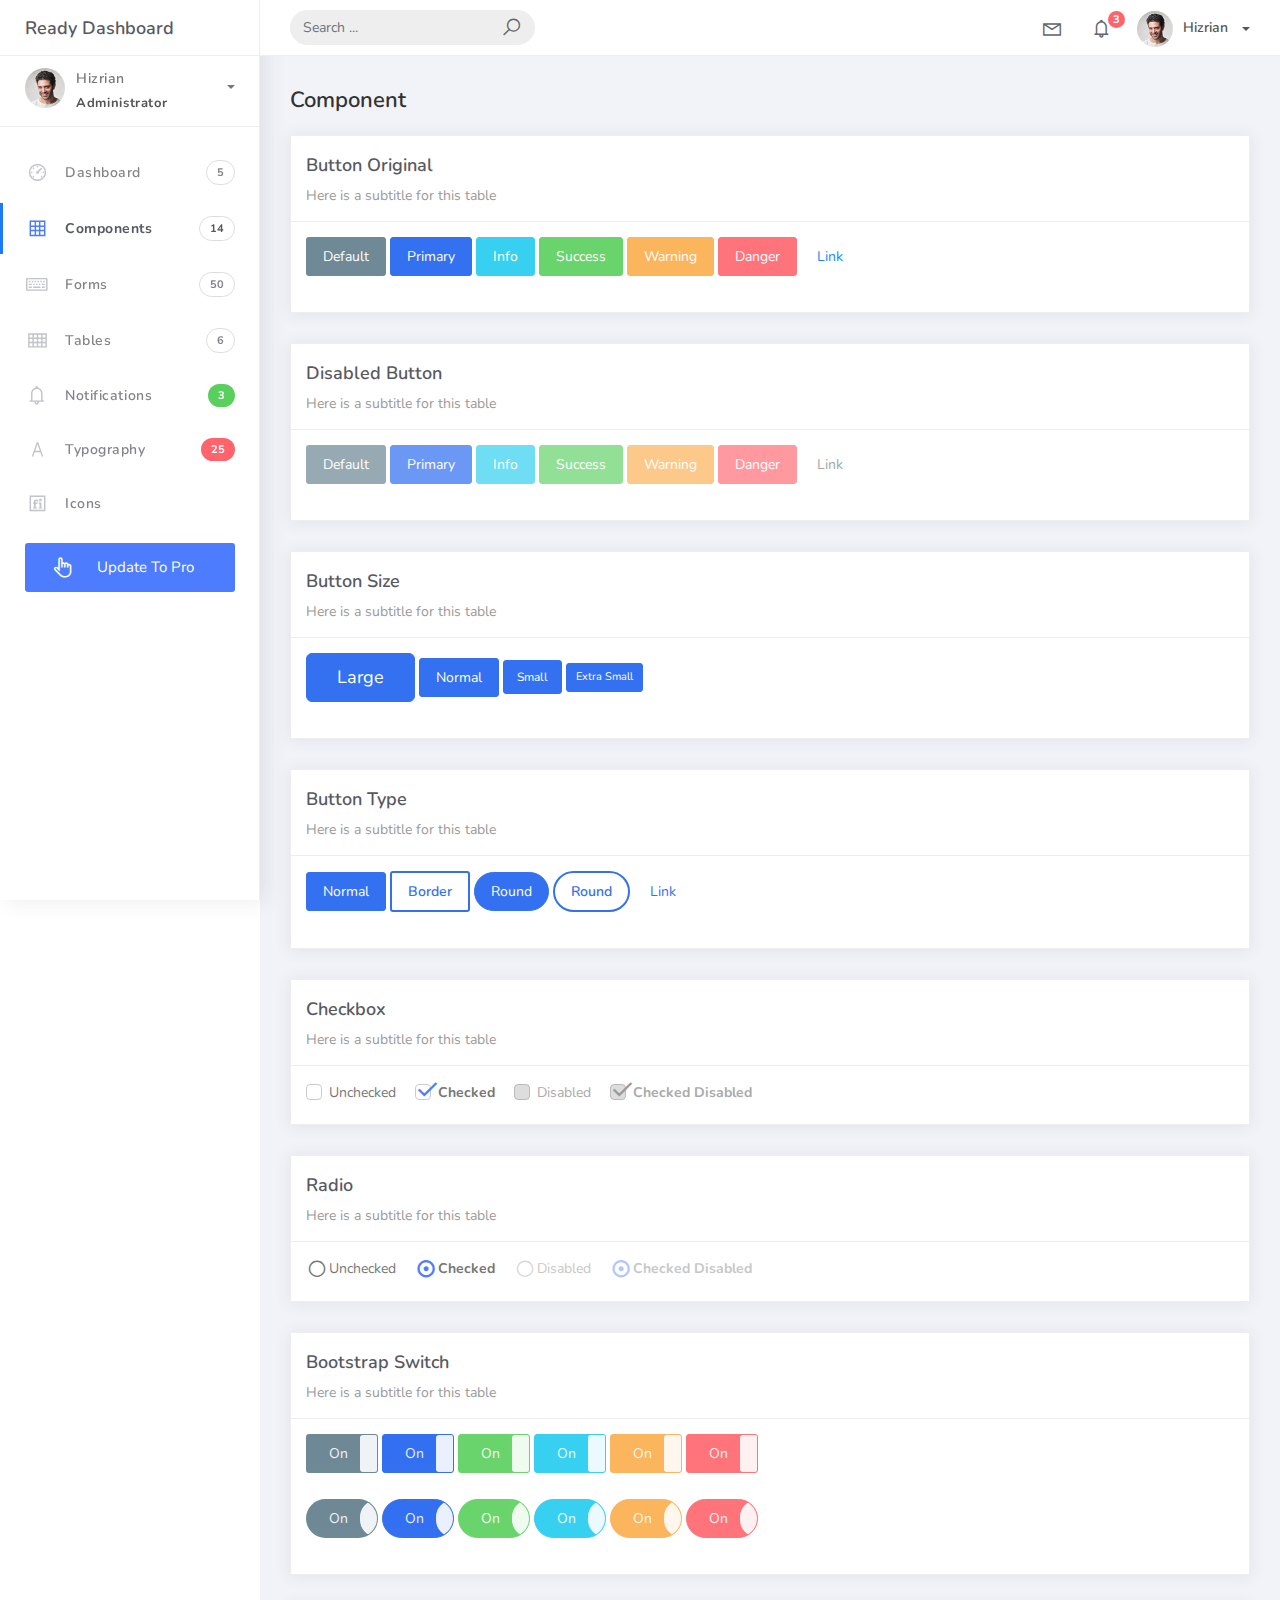
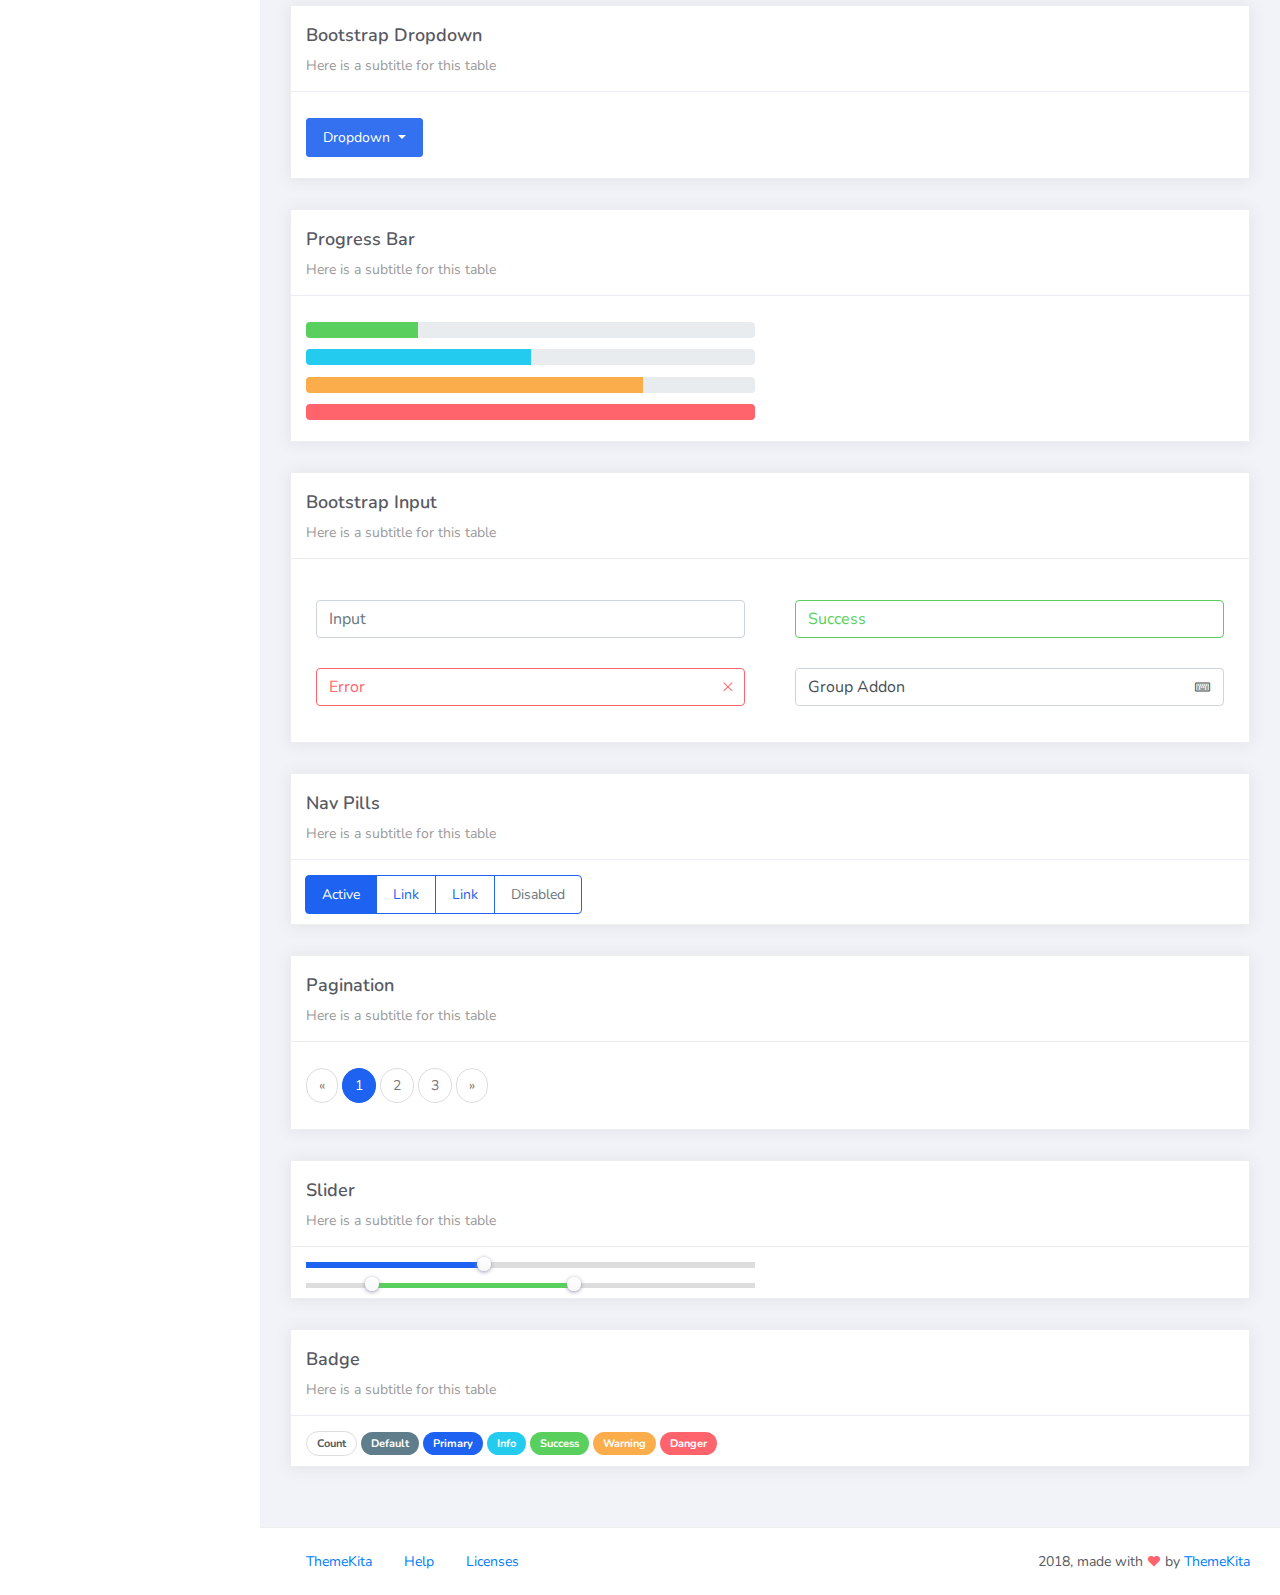
<file: wwwroot/Ready-Bootstrap-Dashboard-master/components.html>
<!DOCTYPE html>
<html>
<head>
	<meta http-equiv="X-UA-Compatible" content="IE=edge,chrome=1" />
	<title>Components - Ready Bootstrap Dashboard</title>
	<meta content='width=device-width, initial-scale=1.0, maximum-scale=1.0, user-scalable=0, shrink-to-fit=no' name='viewport' />
	<link rel="stylesheet" href="assets/css/bootstrap.min.css">
	<link rel="stylesheet" href="https://fonts.googleapis.com/css?family=Nunito:200,200i,300,300i,400,400i,600,600i,700,700i,800,800i,900,900i">
	<link rel="stylesheet" href="assets/css/ready.css">
	<link rel="stylesheet" href="assets/css/demo.css">
</head>
<body>
	<div class="wrapper">
		<div class="main-header">
			<div class="logo-header">
				<a href="index.html" class="logo">
					Ready Dashboard
				</a>
				<button class="navbar-toggler sidenav-toggler ml-auto" type="button" data-toggle="collapse" data-target="collapse" aria-controls="sidebar" aria-expanded="false" aria-label="Toggle navigation">
					<span class="navbar-toggler-icon"></span>
				</button>
				<button class="topbar-toggler more"><i class="la la-ellipsis-v"></i></button>
			</div>
			<nav class="navbar navbar-header navbar-expand-lg">
				<div class="container-fluid">
					
					<form class="navbar-left navbar-form nav-search mr-md-3" action="">
						<div class="input-group">
							<input type="text" placeholder="Search ..." class="form-control">
							<div class="input-group-append">
								<span class="input-group-text">
									<i class="la la-search search-icon"></i>
								</span>
							</div>
						</div>
					</form>
					<ul class="navbar-nav topbar-nav ml-md-auto align-items-center">
						<li class="nav-item dropdown hidden-caret">
							<a class="nav-link dropdown-toggle" href="#" id="navbarDropdown" role="button" data-toggle="dropdown" aria-haspopup="true" aria-expanded="false">
								<i class="la la-envelope"></i>
							</a>
							<div class="dropdown-menu" aria-labelledby="navbarDropdown">
								<a class="dropdown-item" href="#">Action</a>
								<a class="dropdown-item" href="#">Another action</a>
								<div class="dropdown-divider"></div>
								<a class="dropdown-item" href="#">Something else here</a>
							</div>
						</li>
						<li class="nav-item dropdown hidden-caret">
							<a class="nav-link dropdown-toggle" href="#" id="navbarDropdown" role="button" data-toggle="dropdown" aria-haspopup="true" aria-expanded="false">
								<i class="la la-bell"></i>
								<span class="notification">3</span>
							</a>
							<ul class="dropdown-menu notif-box" aria-labelledby="navbarDropdown">
								<li>
									<div class="dropdown-title">You have 4 new notification</div>
								</li>
								<li>
									<div class="notif-center">
										<a href="#">
											<div class="notif-icon notif-primary"> <i class="la la-user-plus"></i> </div>
											<div class="notif-content">
												<span class="block">
													New user registered
												</span>
												<span class="time">5 minutes ago</span> 
											</div>
										</a>
										<a href="#">
											<div class="notif-icon notif-success"> <i class="la la-comment"></i> </div>
											<div class="notif-content">
												<span class="block">
													Rahmad commented on Admin
												</span>
												<span class="time">12 minutes ago</span> 
											</div>
										</a>
										<a href="#">
											<div class="notif-img"> 
												<img src="assets/img/profile2.jpg" alt="Img Profile">
											</div>
											<div class="notif-content">
												<span class="block">
													Reza send messages to you
												</span>
												<span class="time">12 minutes ago</span> 
											</div>
										</a>
										<a href="#">
											<div class="notif-icon notif-danger"> <i class="la la-heart"></i> </div>
											<div class="notif-content">
												<span class="block">
													Farrah liked Admin
												</span>
												<span class="time">17 minutes ago</span> 
											</div>
										</a>
									</div>
								</li>
								<li>
									<a class="see-all" href="javascript:void(0);"> <strong>See all notifications</strong> <i class="la la-angle-right"></i> </a>
								</li>
							</ul>
						</li>
						<li class="nav-item dropdown">
							<a class="dropdown-toggle profile-pic" data-toggle="dropdown" href="#" aria-expanded="false"> <img src="assets/img/profile.jpg" alt="user-img" width="36" class="img-circle"><span >Hizrian</span></span> </a>
							<ul class="dropdown-menu dropdown-user">
								<li>
									<div class="user-box">
										<div class="u-img"><img src="assets/img/profile.jpg" alt="user"></div>
										<div class="u-text">
											<h4>Hizrian</h4>
											<p class="text-muted">hello@themekita.com</p><a href="profile.html" class="btn btn-rounded btn-danger btn-sm">View Profile</a></div>
										</div>
									</li>
									<div class="dropdown-divider"></div>
									<a class="dropdown-item" href="#"><i class="ti-user"></i> My Profile</a>
									<a class="dropdown-item" href="#"></i> My Balance</a>
									<a class="dropdown-item" href="#"><i class="ti-email"></i> Inbox</a>
									<div class="dropdown-divider"></div>
									<a class="dropdown-item" href="#"><i class="ti-settings"></i> Account Setting</a>
									<div class="dropdown-divider"></div>
									<a class="dropdown-item" href="#"><i class="fa fa-power-off"></i> Logout</a>
								</ul>
								<!-- /.dropdown-user -->
							</li>
						</ul>
					</div>
				</nav>
			</div>
			<div class="sidebar">
				<div class="scrollbar-inner sidebar-wrapper">
					<div class="user">
						<div class="photo">
							<img src="assets/img/profile.jpg">
						</div>
						<div class="info">
							<a class="" data-toggle="collapse" href="#collapseExample" aria-expanded="true">
								<span>
									Hizrian
									<span class="user-level">Administrator</span>
									<span class="caret"></span>
								</span>
							</a>
							<div class="clearfix"></div>

							<div class="collapse in" id="collapseExample" aria-expanded="true" style="">
								<ul class="nav">
									<li>
										<a href="#profile">
											<span class="link-collapse">My Profile</span>
										</a>
									</li>
									<li>
										<a href="#edit">
											<span class="link-collapse">Edit Profile</span>
										</a>
									</li>
									<li>
										<a href="#settings">
											<span class="link-collapse">Settings</span>
										</a>
									</li>
								</ul>
							</div>
						</div>
					</div>
					<ul class="nav">
						<li class="nav-item">
							<a href="index.html">
								<i class="la la-dashboard"></i>
								<p>Dashboard</p>
								<span class="badge badge-count">5</span>
							</a>
						</li>
						<li class="nav-item active">
							<a href="components.html">
								<i class="la la-table"></i>
								<p>Components</p>
								<span class="badge badge-count">14</span>
							</a>
						</li>
						<li class="nav-item">
							<a href="forms.html">
								<i class="la la-keyboard-o"></i>
								<p>Forms</p>
								<span class="badge badge-count">50</span>
							</a>
						</li>
						<li class="nav-item">
							<a href="tables.html">
								<i class="la la-th"></i>
								<p>Tables</p>
								<span class="badge badge-count">6</span>
							</a>
						</li>
						<li class="nav-item">
							<a href="notifications.html">
								<i class="la la-bell"></i>
								<p>Notifications</p>
								<span class="badge badge-success">3</span>
							</a>
						</li>
						<li class="nav-item">
							<a href="typography.html">
								<i class="la la-font"></i>
								<p>Typography</p>
								<span class="badge badge-danger">25</span>
							</a>
						</li>
						<li class="nav-item">
							<a href="icons.html">
								<i class="la la-fonticons"></i>
								<p>Icons</p>
							</a>
						</li>
						<li class="nav-item update-pro">
							<button  data-toggle="modal" data-target="#modalUpdate">
								<i class="la la-hand-pointer-o"></i>
								<p>Update To Pro</p>
							</button>
						</li>
					</ul>
				</div>
			</div>
			<div class="main-panel">
				<div class="content">
					<div class="container-fluid">
						<h4 class="page-title">Component</h4>
						<div class="row">
							<div class="col-md-12">
								<div class="card">
									<div class="card-header">
										<h4 class="card-title">Button Original</h4>
										<p class="card-category">Here is a subtitle for this table</p>
									</div>
									<div class="card-body">
										<p class="demo">
											<button class="btn btn-default">Default</button>

											<button class="btn btn-primary">Primary</button>

											<button class="btn btn-info">Info</button>

											<button class="btn btn-success">Success</button>

											<button class="btn btn-warning">Warning</button>

											<button class="btn btn-danger">Danger</button>

											<button class="btn btn-link">Link</button>
										</p>
									</div>
								</div>
							</div>
							<div class="col-md-12">
								<div class="card">
									<div class="card-header">
										<h4 class="card-title">Disabled Button</h4>
										<p class="card-category">Here is a subtitle for this table</p>
									</div>
									<div class="card-body">
										<p class="demo">
											<button class="btn btn-default" disabled="disabled">Default</button>

											<button class="btn btn-primary" disabled="disabled">Primary</button>

											<button class="btn btn-info" disabled="disabled">Info</button>

											<button class="btn btn-success" disabled="disabled">Success</button>

											<button class="btn btn-warning" disabled="disabled">Warning</button>

											<button class="btn btn-danger" disabled="disabled">Danger</button>

											<button class="btn btn-link" disabled>Link</button>
										</p>
									</div>
								</div>
							</div>
							<div class="col-md-12">
								<div class="card">
									<div class="card-header">
										<h4 class="card-title">Button Size</h4>
										<p class="card-category">Here is a subtitle for this table</p>
									</div>
									<div class="card-body">
										<p class="demo">
											<button class="btn btn-primary btn-lg">Large</button>

											<button class="btn btn-primary">Normal</button>

											<button class="btn btn-primary btn-sm">Small</button>

											<button class="btn btn-primary btn-xs">Extra Small</button>
										</p>
									</div>
								</div>
							</div>
							<div class="col-md-12">
								<div class="card">
									<div class="card-header">
										<h4 class="card-title">Button Type</h4>
										<p class="card-category">Here is a subtitle for this table</p>
									</div>
									<div class="card-body">
										<p class="demo">
											<button class="btn btn-primary">Normal</button>
											<button class="btn btn-primary btn-border">Border</button>

											<button class="btn btn-primary btn-round">Round</button>

											<button class="btn btn-primary btn-border btn-round">Round</button>

											<button class="btn btn-primary btn-link">Link</button>
										</p>
									</div>
								</div>
							</div>
							<div class="col-md-12">
								<div class="card">
									<div class="card-header">
										<h4 class="card-title">Checkbox</h4>
										<p class="card-category">Here is a subtitle for this table</p>
									</div>
									<div class="card-body">
										<p class="demo">
											<label class="form-check-label">
												<input class="form-check-input" type="checkbox" value="">
												<span class="form-check-sign">Unchecked</span>
											</label>

											<label class="form-check-label">
												<input class="form-check-input" type="checkbox" value="" checked>
												<span class="form-check-sign">Checked</span>
											</label>

											<label class="form-check-label">
												<input class="form-check-input" type="checkbox" value="" disabled>
												<span class="form-check-sign">Disabled</span>
											</label>

											<label class="form-check-label">
												<input class="form-check-input" type="checkbox" value="" checked disabled>
												<span class="form-check-sign">Checked Disabled</span>
											</label>
										</p>
									</div>
								</div>
							</div>
							<div class="col-md-12">
								<div class="card">
									<div class="card-header">
										<h4 class="card-title">Radio</h4>
										<p class="card-category">Here is a subtitle for this table</p>
									</div>
									<div class="card-body">
										<p class="demo">
											<label class="form-radio-label">
												<input class="form-radio-input" type="radio" name="optionsRadios" value="">
												<span class="form-radio-sign">Unchecked</span>
											</label>
											<label class="form-radio-label">
												<input class="form-radio-input" type="radio" name="optionsRadios" value="" checked>
												<span class="form-radio-sign">Checked</span>
											</label>
											<label class="form-radio-label">
												<input class="form-radio-input" type="radio" value="" disabled>
												<span class="form-radio-sign">Disabled</span>
											</label>
											<label class="form-radio-label">
												<input class="form-radio-input" type="radio" value="" checked disabled>
												<span class="form-radio-sign">Checked Disabled</span>
											</label>
										</p>
									</div>
								</div>
							</div>
							<div class="col-md-12">
								<div class="card">
									<div class="card-header">
										<h4 class="card-title">Bootstrap Switch</h4>
										<p class="card-category">Here is a subtitle for this table</p>
									</div>
									<div class="card-body">
										<p class="demo">
											<input type="checkbox" checked data-toggle="toggle" data-onstyle="default">
											<input type="checkbox" checked data-toggle="toggle" data-onstyle="primary">
											<input type="checkbox" checked data-toggle="toggle" data-onstyle="success">
											<input type="checkbox" checked data-toggle="toggle" data-onstyle="info">
											<input type="checkbox" checked data-toggle="toggle" data-onstyle="warning">
											<input type="checkbox" checked data-toggle="toggle" data-onstyle="danger">
										</p>
										<p class="demo">
											<input type="checkbox" checked data-toggle="toggle" data-onstyle="default" data-style="btn-round">
											<input type="checkbox" checked data-toggle="toggle" data-onstyle="primary" data-style="btn-round">
											<input type="checkbox" checked data-toggle="toggle" data-onstyle="success" data-style="btn-round">
											<input type="checkbox" checked data-toggle="toggle" data-onstyle="info" data-style="btn-round">
											<input type="checkbox" checked data-toggle="toggle" data-onstyle="warning" data-style="btn-round">
											<input type="checkbox" checked data-toggle="toggle" data-onstyle="danger" data-style="btn-round">
										</p>
									</div>
								</div>
							</div>
							<div class="col-md-12">
								<div class="card">
									<div class="card-header">
										<h4 class="card-title">Bootstrap Dropdown</h4>
										<p class="card-category">Here is a subtitle for this table</p>
									</div>
									<div class="card-body">
										<p class="demo">
											<div class="dropdown">

												<button class="btn btn-primary dropdown-toggle" type="button" id="dropdownMenu1" data-toggle="dropdown">

													Dropdown

												</button>

												<ul class="dropdown-menu" role="menu" aria-labelledby="dropdownMenu">

													<a class="dropdown-item" href="#">Action</a>
													<a class="dropdown-item" href="#">Another action</a>
													<div class="dropdown-divider"></div>
													<a class="dropdown-item" href="#">Something else here</a>

												</ul>

											</div>
										</p>
									</div>
								</div>
							</div>
							<div class="col-md-12">
								<div class="card">
									<div class="card-header">
										<h4 class="card-title">Progress Bar</h4>
										<p class="card-category">Here is a subtitle for this table</p>
									</div>
									<div class="card-body">
										<div class="row">
											<div class="col-md-6">
												<p class="demo">
													<div class="progress">
														<div class="progress-bar bg-success" role="progressbar" style="width: 25%" aria-valuenow="25" aria-valuemin="0" aria-valuemax="100"></div>
													</div>
												</p>
												<p class="demo">
													<div class="progress">
														<div class="progress-bar bg-info" role="progressbar" style="width: 50%" aria-valuenow="50" aria-valuemin="0" aria-valuemax="100"></div>
													</div>
												</p>
												<p class="demo">
													<div class="progress">
														<div class="progress-bar bg-warning" role="progressbar" style="width: 75%" aria-valuenow="75" aria-valuemin="0" aria-valuemax="100"></div>
													</div>
												</p>
												<p class="demo">
													<div class="progress">
														<div class="progress-bar bg-danger" role="progressbar" style="width: 100%" aria-valuenow="100" aria-valuemin="0" aria-valuemax="100"></div>
													</div>
												</p>
											</div>
										</div>
									</div>
								</div>
							</div>
							<div class="col-md-12">
								<div class="card">
									<div class="card-header">
										<h4 class="card-title">Bootstrap Input</h4>
										<p class="card-category">Here is a subtitle for this table</p>
									</div>
									<div class="card-body">
										<p class="demo">
											<div class="row">
												<div class="col-md-6">
													<div class="form-group">

														<input type="text" value="" placeholder="Input" class="form-control" />

													</div>
												</div>

												<div class="col-md-6">
													<div class="form-group has-success">

														<input type="text" value="Success" class="form-control" />

													</div>
												</div>

												<div class="col-md-6">
													<div class="form-group has-error has-feedback">

														<input type="text" value="Error" class="form-control" />

														<span class="la la-times form-control-feedback"></span>

													</div>
												</div>

												<div class="col-md-6">
													<div class="form-group">
														<div class="input-group has-icon">

															<input type="text" value="Group Addon" class="form-control">

															<div class="input-group-append">
																<span class="input-group-text input-group-icon"><i class="la la-keyboard-o"></i></span>
															</div>
														</div>
													</div>
												</div>
											</div>
										</p>
									</div>
								</div>
							</div>
							<div class="col-md-12">
								<div class="card">
									<div class="card-header">
										<h4 class="card-title">Nav Pills</h4>
										<p class="card-category">Here is a subtitle for this table</p>
									</div>
									<div class="card-body">
										<ul class="nav nav-pills nav-primary">
											<li class="nav-item">
												<a class="nav-link active" href="#">Active</a>
											</li>
											<li class="nav-item">
												<a class="nav-link" href="#">Link</a>
											</li>
											<li class="nav-item">
												<a class="nav-link" href="#">Link</a>
											</li>
											<li class="nav-item">
												<a class="nav-link disabled" href="#">Disabled</a>
											</li>
										</ul>
									</div>
								</div>
							</div>
							<div class="col-md-12">
								<div class="card">
									<div class="card-header">
										<h4 class="card-title">Pagination</h4>
										<p class="card-category">Here is a subtitle for this table</p>
									</div>
									<div class="card-body">
										<p class="demo">
											<ul class="pagination pg-primary">
												<li class="page-item">
													<a class="page-link" href="#" aria-label="Previous">
														<span aria-hidden="true">&laquo;</span>
														<span class="sr-only">Previous</span>
													</a>
												</li>
												<li class="page-item active"><a class="page-link" href="#">1</a></li>
												<li class="page-item"><a class="page-link" href="#">2</a></li>
												<li class="page-item"><a class="page-link" href="#">3</a></li>
												<li class="page-item">
													<a class="page-link" href="#" aria-label="Next">
														<span aria-hidden="true">&raquo;</span>
														<span class="sr-only">Next</span>
													</a>
												</li>
											</ul>
										</p>
									</div>
								</div>
							</div>
							<div class="col-md-12">
								<div class="card">
									<div class="card-header">
										<h4 class="card-title">Slider</h4>
										<p class="card-category">Here is a subtitle for this table</p>
									</div>
									<div class="card-body">
										<div class="demo">
											<div class="row">
												<div class="col-md-6">
													<div id="slider" class="slider-primary"></div>

													<div id="slider-range" class="slider-success"></div>
												</div>
											</div>
										</div>
									</div>
								</div>
							</div>
							<div class="col-md-12">
								<div class="card">
									<div class="card-header">
										<h4 class="card-title">Badge</h4>
										<p class="card-category">Here is a subtitle for this table</p>
									</div>
									<div class="card-body">
										<span class="badge badge-count">Count</span>
										<span class="badge badge-default">Default</span>
										<span class="badge badge-primary">Primary</span>
										<span class="badge badge-info">Info</span>
										<span class="badge badge-success">Success</span>
										<span class="badge badge-warning">Warning</span>
										<span class="badge badge-danger">Danger</span>
									</div>
								</div>
							</div>
						</div>
					</div>
				</div>
				<footer class="footer">
					<div class="container-fluid">
						<nav class="pull-left">
							<ul class="nav">
								<li class="nav-item">
									<a class="nav-link" href="http://www.themekita.com">
										ThemeKita
									</a>
								</li>
								<li class="nav-item">
									<a class="nav-link" href="#">
										Help
									</a>
								</li>
								<li class="nav-item">
									<a class="nav-link" href="https://themewagon.com/license/#free-item">
										Licenses
									</a>
								</li>
							</ul>
						</nav>
						<div class="copyright ml-auto">
							2018, made with <i class="la la-heart heart text-danger"></i> by <a href="http://www.themekita.com">ThemeKita</a>
						</div>				
					</div>
				</footer>
			</div>
		</div>
	</div>
	<!-- Modal -->
	<div class="modal fade" id="modalUpdate" tabindex="-1" role="dialog" aria-labelledby="modalUpdatePro" aria-hidden="true">
		<div class="modal-dialog modal-dialog-centered" role="document">
			<div class="modal-content">
				<div class="modal-header bg-primary">
					<h6 class="modal-title"><i class="la la-frown-o"></i> Under Development</h6>
					<button type="button" class="close" data-dismiss="modal" aria-label="Close">
						<span aria-hidden="true">&times;</span>
					</button>
				</div>
				<div class="modal-body text-center">									
					<p>Currently the pro version of the <b>Ready Dashboard</b> Bootstrap is in progress development</p>
					<p>
					<b>We'll let you know when it's done</b></p>
				</div>
				<div class="modal-footer">
					<button type="button" class="btn btn-secondary" data-dismiss="modal">Close</button>
				</div>
			</div>
		</div>
	</div>
</body>
<script src="assets/js/core/jquery.3.2.1.min.js"></script>
<script src="assets/js/plugin/jquery-ui-1.12.1.custom/jquery-ui.min.js"></script>
<script src="assets/js/core/popper.min.js"></script>
<script src="assets/js/core/bootstrap.min.js"></script>
<script src="assets/js/plugin/chartist/chartist.min.js"></script>
<script src="assets/js/plugin/chartist/plugin/chartist-plugin-tooltip.min.js"></script>
<script src="assets/js/plugin/bootstrap-notify/bootstrap-notify.min.js"></script>
<script src="assets/js/plugin/bootstrap-toggle/bootstrap-toggle.min.js"></script>
<script src="assets/js/plugin/jquery-mapael/jquery.mapael.min.js"></script>
<script src="assets/js/plugin/jquery-mapael/maps/world_countries.min.js"></script>
<script src="assets/js/plugin/chart-circle/circles.min.js"></script>
<script src="assets/js/plugin/jquery-scrollbar/jquery.scrollbar.min.js"></script>
<script src="assets/js/ready.min.js"></script>
<script>
	$( function() {
		$( "#slider" ).slider({
			range: "min",
			max: 100,
			value: 40,
		});
		$( "#slider-range" ).slider({
			range: true,
			min: 0,
			max: 500,
			values: [ 75, 300 ]
		});
	} );
</script>
</html>
</file>
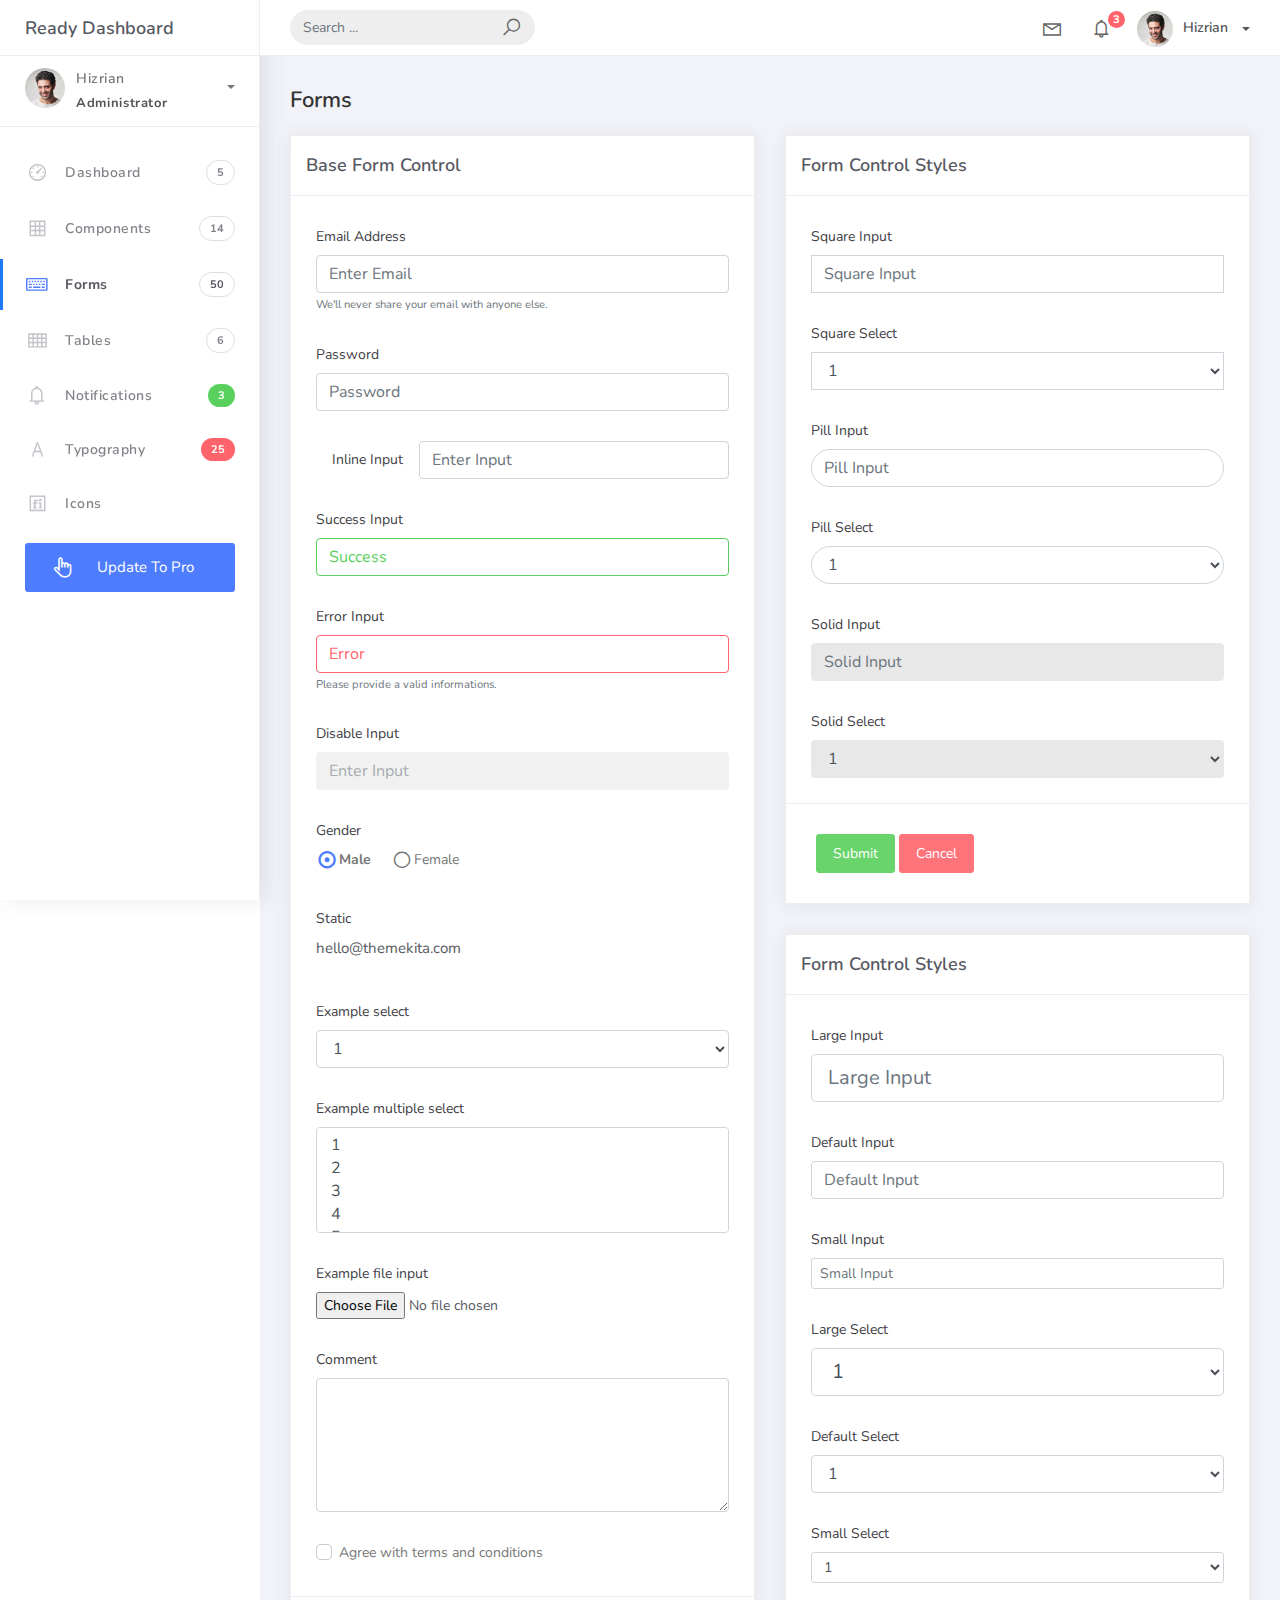
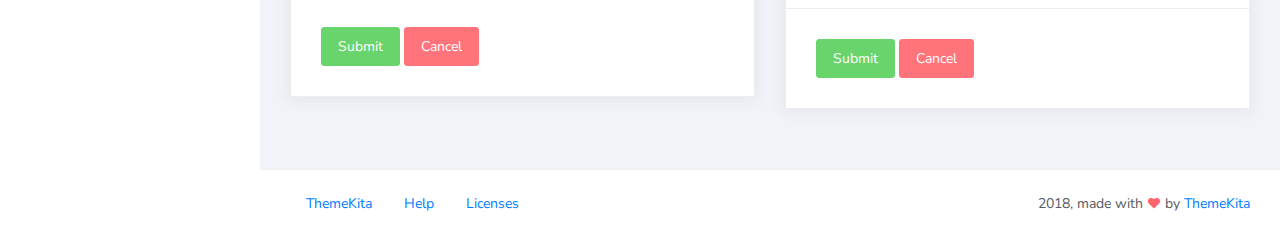
<file: wwwroot/Ready-Bootstrap-Dashboard-master/forms.html>
<!DOCTYPE html>
<html>
<head>
	<meta http-equiv="X-UA-Compatible" content="IE=edge,chrome=1" />
	<title>Forms - Ready Bootstrap Dashboard</title>
	<meta content='width=device-width, initial-scale=1.0, maximum-scale=1.0, user-scalable=0, shrink-to-fit=no' name='viewport' />
	<link rel="stylesheet" href="assets/css/bootstrap.min.css">
	<link rel="stylesheet" href="https://fonts.googleapis.com/css?family=Nunito:200,200i,300,300i,400,400i,600,600i,700,700i,800,800i,900,900i">
	<link rel="stylesheet" href="assets/css/ready.css">
	<link rel="stylesheet" href="assets/css/demo.css">
</head>
<body>
	<div class="wrapper">
		<div class="main-header">
			<div class="logo-header">
				<a href="index.html" class="logo">
					Ready Dashboard
				</a>
				<button class="navbar-toggler sidenav-toggler ml-auto" type="button" data-toggle="collapse" data-target="collapse" aria-controls="sidebar" aria-expanded="false" aria-label="Toggle navigation">
					<span class="navbar-toggler-icon"></span>
				</button>
				<button class="topbar-toggler more"><i class="la la-ellipsis-v"></i></button>
			</div>
			<nav class="navbar navbar-header navbar-expand-lg">
				<div class="container-fluid">
					
					<form class="navbar-left navbar-form nav-search mr-md-3" action="">
						<div class="input-group">
							<input type="text" placeholder="Search ..." class="form-control">
							<div class="input-group-append">
								<span class="input-group-text">
									<i class="la la-search search-icon"></i>
								</span>
							</div>
						</div>
					</form>
					<ul class="navbar-nav topbar-nav ml-md-auto align-items-center">
						<li class="nav-item dropdown hidden-caret">
							<a class="nav-link dropdown-toggle" href="#" id="navbarDropdown" role="button" data-toggle="dropdown" aria-haspopup="true" aria-expanded="false">
								<i class="la la-envelope"></i>
							</a>
							<div class="dropdown-menu" aria-labelledby="navbarDropdown">
								<a class="dropdown-item" href="#">Action</a>
								<a class="dropdown-item" href="#">Another action</a>
								<div class="dropdown-divider"></div>
								<a class="dropdown-item" href="#">Something else here</a>
							</div>
						</li>
						<li class="nav-item dropdown hidden-caret">
							<a class="nav-link dropdown-toggle" href="#" id="navbarDropdown" role="button" data-toggle="dropdown" aria-haspopup="true" aria-expanded="false">
								<i class="la la-bell"></i>
								<span class="notification">3</span>
							</a>
							<ul class="dropdown-menu notif-box" aria-labelledby="navbarDropdown">
								<li>
									<div class="dropdown-title">You have 4 new notification</div>
								</li>
								<li>
									<div class="notif-center">
										<a href="#">
											<div class="notif-icon notif-primary"> <i class="la la-user-plus"></i> </div>
											<div class="notif-content">
												<span class="block">
													New user registered
												</span>
												<span class="time">5 minutes ago</span> 
											</div>
										</a>
										<a href="#">
											<div class="notif-icon notif-success"> <i class="la la-comment"></i> </div>
											<div class="notif-content">
												<span class="block">
													Rahmad commented on Admin
												</span>
												<span class="time">12 minutes ago</span> 
											</div>
										</a>
										<a href="#">
											<div class="notif-img"> 
												<img src="assets/img/profile2.jpg" alt="Img Profile">
											</div>
											<div class="notif-content">
												<span class="block">
													Reza send messages to you
												</span>
												<span class="time">12 minutes ago</span> 
											</div>
										</a>
										<a href="#">
											<div class="notif-icon notif-danger"> <i class="la la-heart"></i> </div>
											<div class="notif-content">
												<span class="block">
													Farrah liked Admin
												</span>
												<span class="time">17 minutes ago</span> 
											</div>
										</a>
									</div>
								</li>
								<li>
									<a class="see-all" href="javascript:void(0);"> <strong>See all notifications</strong> <i class="la la-angle-right"></i> </a>
								</li>
							</ul>
						</li>
						<li class="nav-item dropdown">
							<a class="dropdown-toggle profile-pic" data-toggle="dropdown" href="#" aria-expanded="false"> <img src="assets/img/profile.jpg" alt="user-img" width="36" class="img-circle"><span >Hizrian</span></span> </a>
							<ul class="dropdown-menu dropdown-user">
								<li>
									<div class="user-box">
										<div class="u-img"><img src="assets/img/profile.jpg" alt="user"></div>
										<div class="u-text">
											<h4>Hizrian</h4>
											<p class="text-muted">hello@themekita.com</p><a href="profile.html" class="btn btn-rounded btn-danger btn-sm">View Profile</a></div>
										</div>
									</li>
									<div class="dropdown-divider"></div>
									<a class="dropdown-item" href="#"><i class="ti-user"></i> My Profile</a>
									<a class="dropdown-item" href="#"></i> My Balance</a>
									<a class="dropdown-item" href="#"><i class="ti-email"></i> Inbox</a>
									<div class="dropdown-divider"></div>
									<a class="dropdown-item" href="#"><i class="ti-settings"></i> Account Setting</a>
									<div class="dropdown-divider"></div>
									<a class="dropdown-item" href="#"><i class="fa fa-power-off"></i> Logout</a>
								</ul>
								<!-- /.dropdown-user -->
							</li>
						</ul>
					</div>
				</nav>
			</div>
			<div class="sidebar">
				<div class="scrollbar-inner sidebar-wrapper">
					<div class="user">
						<div class="photo">
							<img src="assets/img/profile.jpg">
						</div>
						<div class="info">
							<a class="" data-toggle="collapse" href="#collapseExample" aria-expanded="true">
								<span>
									Hizrian
									<span class="user-level">Administrator</span>
									<span class="caret"></span>
								</span>
							</a>
							<div class="clearfix"></div>

							<div class="collapse in" id="collapseExample" aria-expanded="true" style="">
								<ul class="nav">
									<li>
										<a href="#profile">
											<span class="link-collapse">My Profile</span>
										</a>
									</li>
									<li>
										<a href="#edit">
											<span class="link-collapse">Edit Profile</span>
										</a>
									</li>
									<li>
										<a href="#settings">
											<span class="link-collapse">Settings</span>
										</a>
									</li>
								</ul>
							</div>
						</div>
					</div>
					<ul class="nav">
						<li class="nav-item">
							<a href="index.html">
								<i class="la la-dashboard"></i>
								<p>Dashboard</p>
								<span class="badge badge-count">5</span>
							</a>
						</li>
						<li class="nav-item">
							<a href="components.html">
								<i class="la la-table"></i>
								<p>Components</p>
								<span class="badge badge-count">14</span>
							</a>
						</li>
						<li class="nav-item active">
							<a href="forms.html">
								<i class="la la-keyboard-o"></i>
								<p>Forms</p>
								<span class="badge badge-count">50</span>
							</a>
						</li>
						<li class="nav-item">
							<a href="tables.html">
								<i class="la la-th"></i>
								<p>Tables</p>
								<span class="badge badge-count">6</span>
							</a>
						</li>
						<li class="nav-item">
							<a href="notifications.html">
								<i class="la la-bell"></i>
								<p>Notifications</p>
								<span class="badge badge-success">3</span>
							</a>
						</li>
						<li class="nav-item">
							<a href="typography.html">
								<i class="la la-font"></i>
								<p>Typography</p>
								<span class="badge badge-danger">25</span>
							</a>
						</li>
						<li class="nav-item">
							<a href="icons.html">
								<i class="la la-fonticons"></i>
								<p>Icons</p>
							</a>
						</li>
						<li class="nav-item update-pro">
							<button  data-toggle="modal" data-target="#modalUpdate">
								<i class="la la-hand-pointer-o"></i>
								<p>Update To Pro</p>
							</button>
						</li>
					</ul>
				</div>
			</div>
			<div class="main-panel">
				<div class="content">
					<div class="container-fluid">
						<h4 class="page-title">Forms</h4>
						<div class="row">
							<div class="col-md-6">
								<div class="card">
									<div class="card-header">
										<div class="card-title">Base Form Control</div>
									</div>
									<div class="card-body">
										<div class="form-group">
											<label for="email">Email Address</label>
											<input type="email" class="form-control" id="email" placeholder="Enter Email">
											<small id="emailHelp" class="form-text text-muted">We'll never share your email with anyone else.</small>
										</div>
										<div class="form-group">
											<label for="password">Password</label>
											<input type="password" class="form-control" id="password" placeholder="Password">
										</div>
										<div class="form-group form-inline">
											<label for="inlineinput" class="col-md-3 col-form-label">Inline Input</label>
											<div class="col-md-9 p-0">
												<input type="text" class="form-control input-full" id="inlineinput" placeholder="Enter Input">
											</div>
										</div>
										<div class="form-group has-success">
											<label for="successInput">Success Input</label>
											<input type="text" id="successInput" value="Success" class="form-control">
										</div>
										<div class="form-group has-error has-feedback">
											<label for="errorInput">Error Input</label>
											<input type="text" id="errorInput" value="Error" class="form-control">
											<small id="emailHelp" class="form-text text-muted">Please provide a valid informations.</small>
										</div>
										<div class="form-group">
											<label for="disableinput">Disable Input</label>
											<input type="text" class="form-control" id="disableinput" placeholder="Enter Input" disabled>
										</div>
										<div class="form-check">
											<label>Gender</label><br/>
											<label class="form-radio-label">
												<input class="form-radio-input" type="radio" name="optionsRadios" value=""  checked="">
												<span class="form-radio-sign">Male</span>
											</label>
											<label class="form-radio-label ml-3">
												<input class="form-radio-input" type="radio" name="optionsRadios" value="">
												<span class="form-radio-sign">Female</span>
											</label>
										</div>
										<div class="form-group">
											<label class="control-label">
												Static
											</label> <!----> <p class="form-control-static">hello@themekita.com</p> <!---->  <!----></div>
											<div class="form-group">
												<label for="exampleFormControlSelect1">Example select</label>
												<select class="form-control" id="exampleFormControlSelect1">
													<option>1</option>
													<option>2</option>
													<option>3</option>
													<option>4</option>
													<option>5</option>
												</select>
											</div>
											<div class="form-group">
												<label for="exampleFormControlSelect2">Example multiple select</label>
												<select multiple class="form-control" id="exampleFormControlSelect2">
													<option>1</option>
													<option>2</option>
													<option>3</option>
													<option>4</option>
													<option>5</option>
												</select>
											</div>
											<div class="form-group">
												<label for="exampleFormControlFile1">Example file input</label>
												<input type="file" class="form-control-file" id="exampleFormControlFile1">
											</div>
											<div class="form-group">
												<label for="comment">Comment</label>
												<textarea class="form-control" id="comment" rows="5">

												</textarea>
											</div>
											<div class="form-check">
												<label class="form-check-label">
													<input class="form-check-input" type="checkbox" value="">
													<span class="form-check-sign">Agree with terms and conditions</span>
												</label>
											</div>
										</div>
										<div class="card-action">
											<button class="btn btn-success">Submit</button>
											<button class="btn btn-danger">Cancel</button>
										</div>
									</div>
								</div>
								<div class="col-md-6">
									<div class="card">
										<div class="card-header">
											<div class="card-title">Form Control Styles</div>
										</div>
										<div class="card-body">
											<div class="form-group">
												<label for="squareInput">Square Input</label>
												<input type="text" class="form-control input-square" id="squareInput" placeholder="Square Input">
											</div>
											<div class="form-group">
												<label for="squareSelect">Square Select</label>
												<select class="form-control input-square" id="squareSelect">
													<option>1</option>
													<option>2</option>
													<option>3</option>
													<option>4</option>
													<option>5</option>
												</select>
											</div>
											<div class="form-group">
												<label for="pillInput">Pill Input</label>
												<input type="text" class="form-control input-pill" id="pillInput" placeholder="Pill Input">
											</div>
											<div class="form-group">
												<label for="pillSelect">Pill Select</label>
												<select class="form-control input-pill" id="pillSelect">
													<option>1</option>
													<option>2</option>
													<option>3</option>
													<option>4</option>
													<option>5</option>
												</select>
											</div>
											<div class="form-group">
												<label for="solidInput">Solid Input</label>
												<input type="text" class="form-control input-solid" id="solidInput" placeholder="Solid Input">
											</div>
											<div class="form-group">
												<label for="solidSelect">Solid Select</label>
												<select class="form-control input-solid" id="solidSelect">
													<option>1</option>
													<option>2</option>
													<option>3</option>
													<option>4</option>
													<option>5</option>
												</select>
											</div>											
										</div>
										<div class="card-action">
											<button class="btn btn-success">Submit</button>
											<button class="btn btn-danger">Cancel</button>
										</div>
									</div>
									<div class="card">
										<div class="card-header">
											<div class="card-title">Form Control Styles</div>
										</div>
										<div class="card-body">
											<div class="form-group">
												<label for="largeInput">Large Input</label>
												<input type="text" class="form-control form-control-lg" id="largeInput" placeholder="Large Input">
											</div>
											<div class="form-group">
												<label for="largeInput">Default Input</label>
												<input type="text" class="form-control form-control" id="defaultInput" placeholder="Default Input">
											</div>
											<div class="form-group">
												<label for="smallInput">Small Input</label>
												<input type="text" class="form-control form-control-sm" id="smallInput" placeholder="Small Input">
											</div>
											<div class="form-group">
												<label for="largeSelect">Large Select</label>
												<select class="form-control form-control-lg" id="largeSelect">
													<option>1</option>
													<option>2</option>
													<option>3</option>
													<option>4</option>
													<option>5</option>
												</select>
											</div>
											<div class="form-group">
												<label for="defaultSelect">Default Select</label>
												<select class="form-control form-control" id="defaultSelect">
													<option>1</option>
													<option>2</option>
													<option>3</option>
													<option>4</option>
													<option>5</option>
												</select>
											</div>
											<div class="form-group">
												<label for="smallSelect">Small Select</label>
												<select class="form-control form-control-sm" id="smallSelect">
													<option>1</option>
													<option>2</option>
													<option>3</option>
													<option>4</option>
													<option>5</option>
												</select>
											</div>
										</div>
										<div class="card-action">
											<button class="btn btn-success">Submit</button>
											<button class="btn btn-danger">Cancel</button>
										</div>
									</div>
								</div>
							</div>
						</div>
					</div>
					<footer class="footer">
						<div class="container-fluid">
							<nav class="pull-left">
								<ul class="nav">
									<li class="nav-item">
										<a class="nav-link" href="http://www.themekita.com">
											ThemeKita
										</a>
									</li>
									<li class="nav-item">
										<a class="nav-link" href="#">
											Help
										</a>
									</li>
									<li class="nav-item">
										<a class="nav-link" href="#">
											Licenses
										</a>
									</li>
								</ul>
							</nav>
							<div class="copyright ml-auto">
								2018, made with <i class="la la-heart heart text-danger"></i> by <a href="http://www.themekita.com">ThemeKita</a>
							</div>				
						</div>
					</footer>
				</div>
			</div>
		</div>
	</div>
	<!-- Modal -->
	<div class="modal fade" id="modalUpdate" tabindex="-1" role="dialog" aria-labelledby="modalUpdatePro" aria-hidden="true">
		<div class="modal-dialog modal-dialog-centered" role="document">
			<div class="modal-content">
				<div class="modal-header bg-primary">
					<h6 class="modal-title"><i class="la la-frown-o"></i> Under Development</h6>
					<button type="button" class="close" data-dismiss="modal" aria-label="Close">
						<span aria-hidden="true">&times;</span>
					</button>
				</div>
				<div class="modal-body text-center">									
					<p>Currently the pro version of the <b>Ready Dashboard</b> Bootstrap is in progress development</p>
					<p>
					<b>We'll let you know when it's done</b></p>
				</div>
				<div class="modal-footer">
					<button type="button" class="btn btn-secondary" data-dismiss="modal">Close</button>
				</div>
			</div>
		</div>
	</div>
</body>
<script src="assets/js/core/jquery.3.2.1.min.js"></script>
<script src="assets/js/plugin/jquery-ui-1.12.1.custom/jquery-ui.min.js"></script>
<script src="assets/js/core/popper.min.js"></script>
<script src="assets/js/core/bootstrap.min.js"></script>
<script src="assets/js/plugin/chartist/chartist.min.js"></script>
<script src="assets/js/plugin/chartist/plugin/chartist-plugin-tooltip.min.js"></script>
<script src="assets/js/plugin/bootstrap-notify/bootstrap-notify.min.js"></script>
<script src="assets/js/plugin/bootstrap-toggle/bootstrap-toggle.min.js"></script>
<script src="assets/js/plugin/jquery-mapael/jquery.mapael.min.js"></script>
<script src="assets/js/plugin/jquery-mapael/maps/world_countries.min.js"></script>
<script src="assets/js/plugin/chart-circle/circles.min.js"></script>
<script src="assets/js/plugin/jquery-scrollbar/jquery.scrollbar.min.js"></script>
<script src="assets/js/ready.min.js"></script>
</html>
</file>
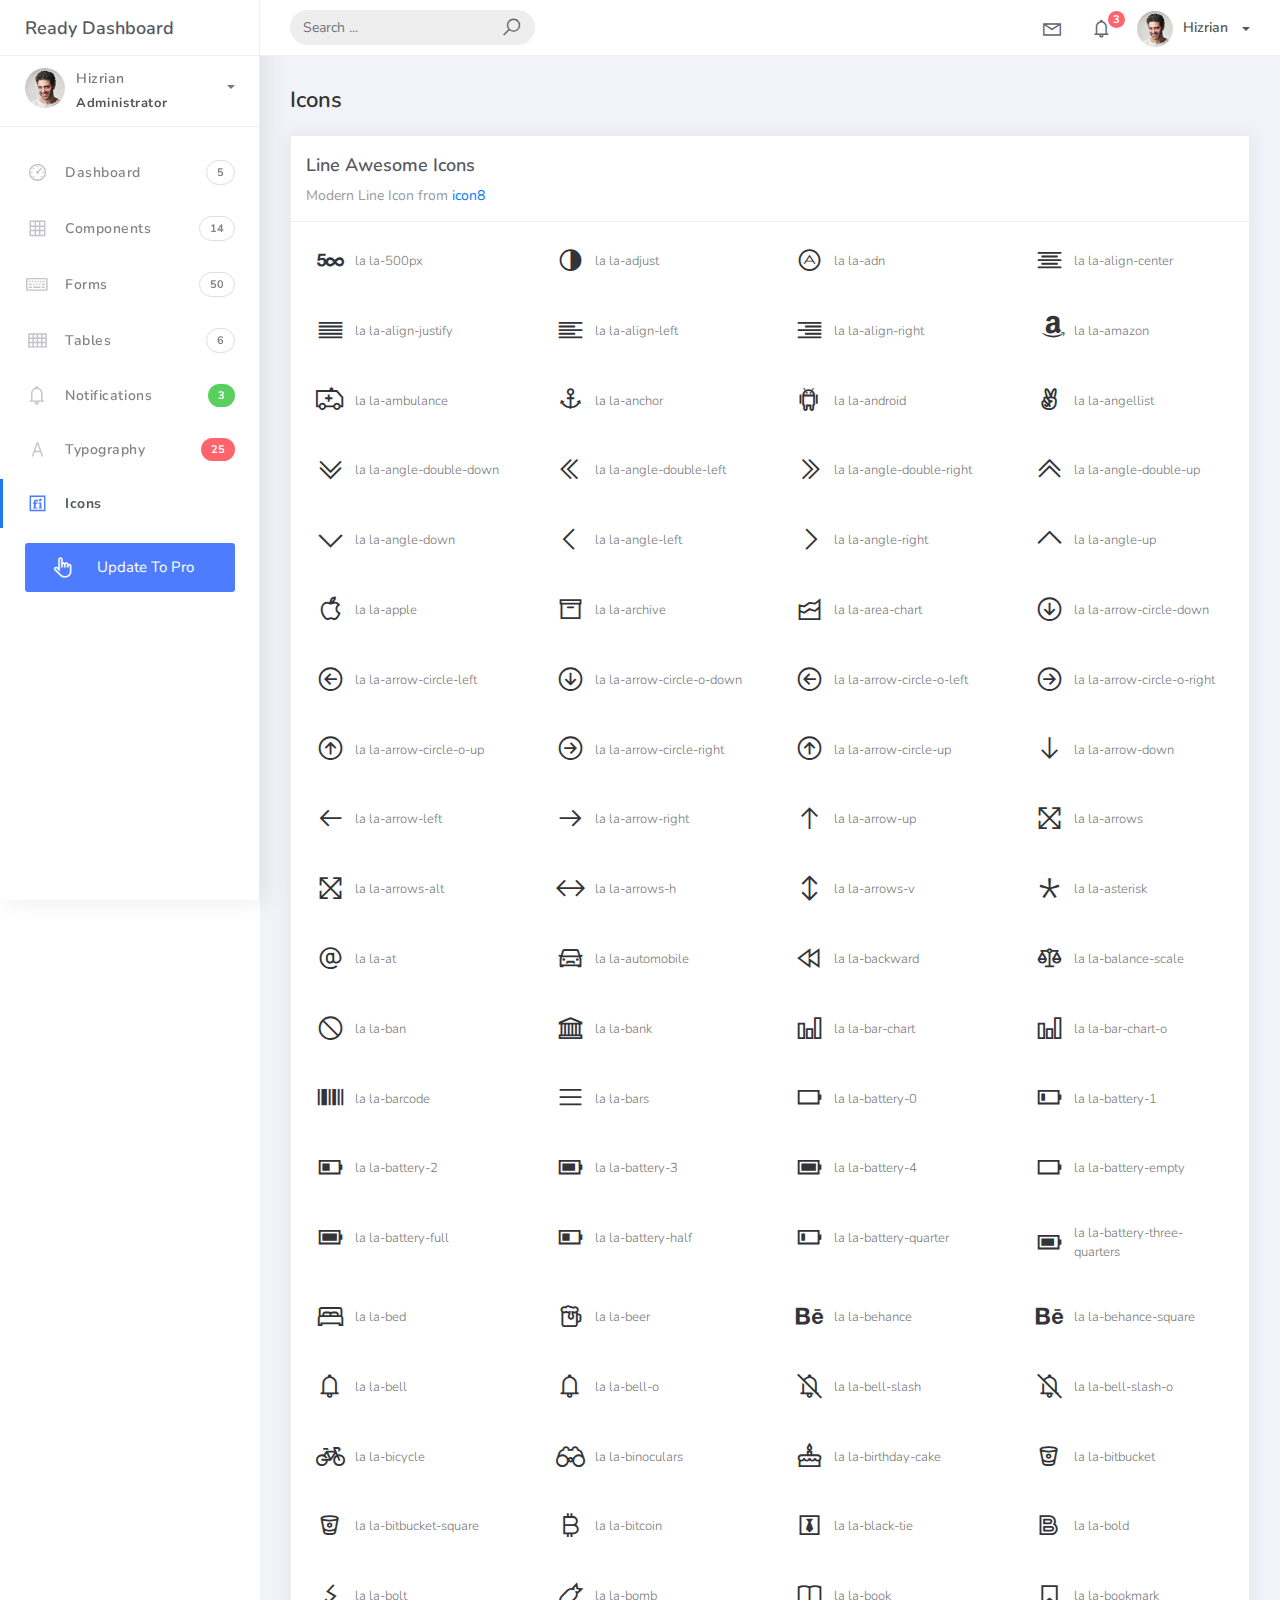
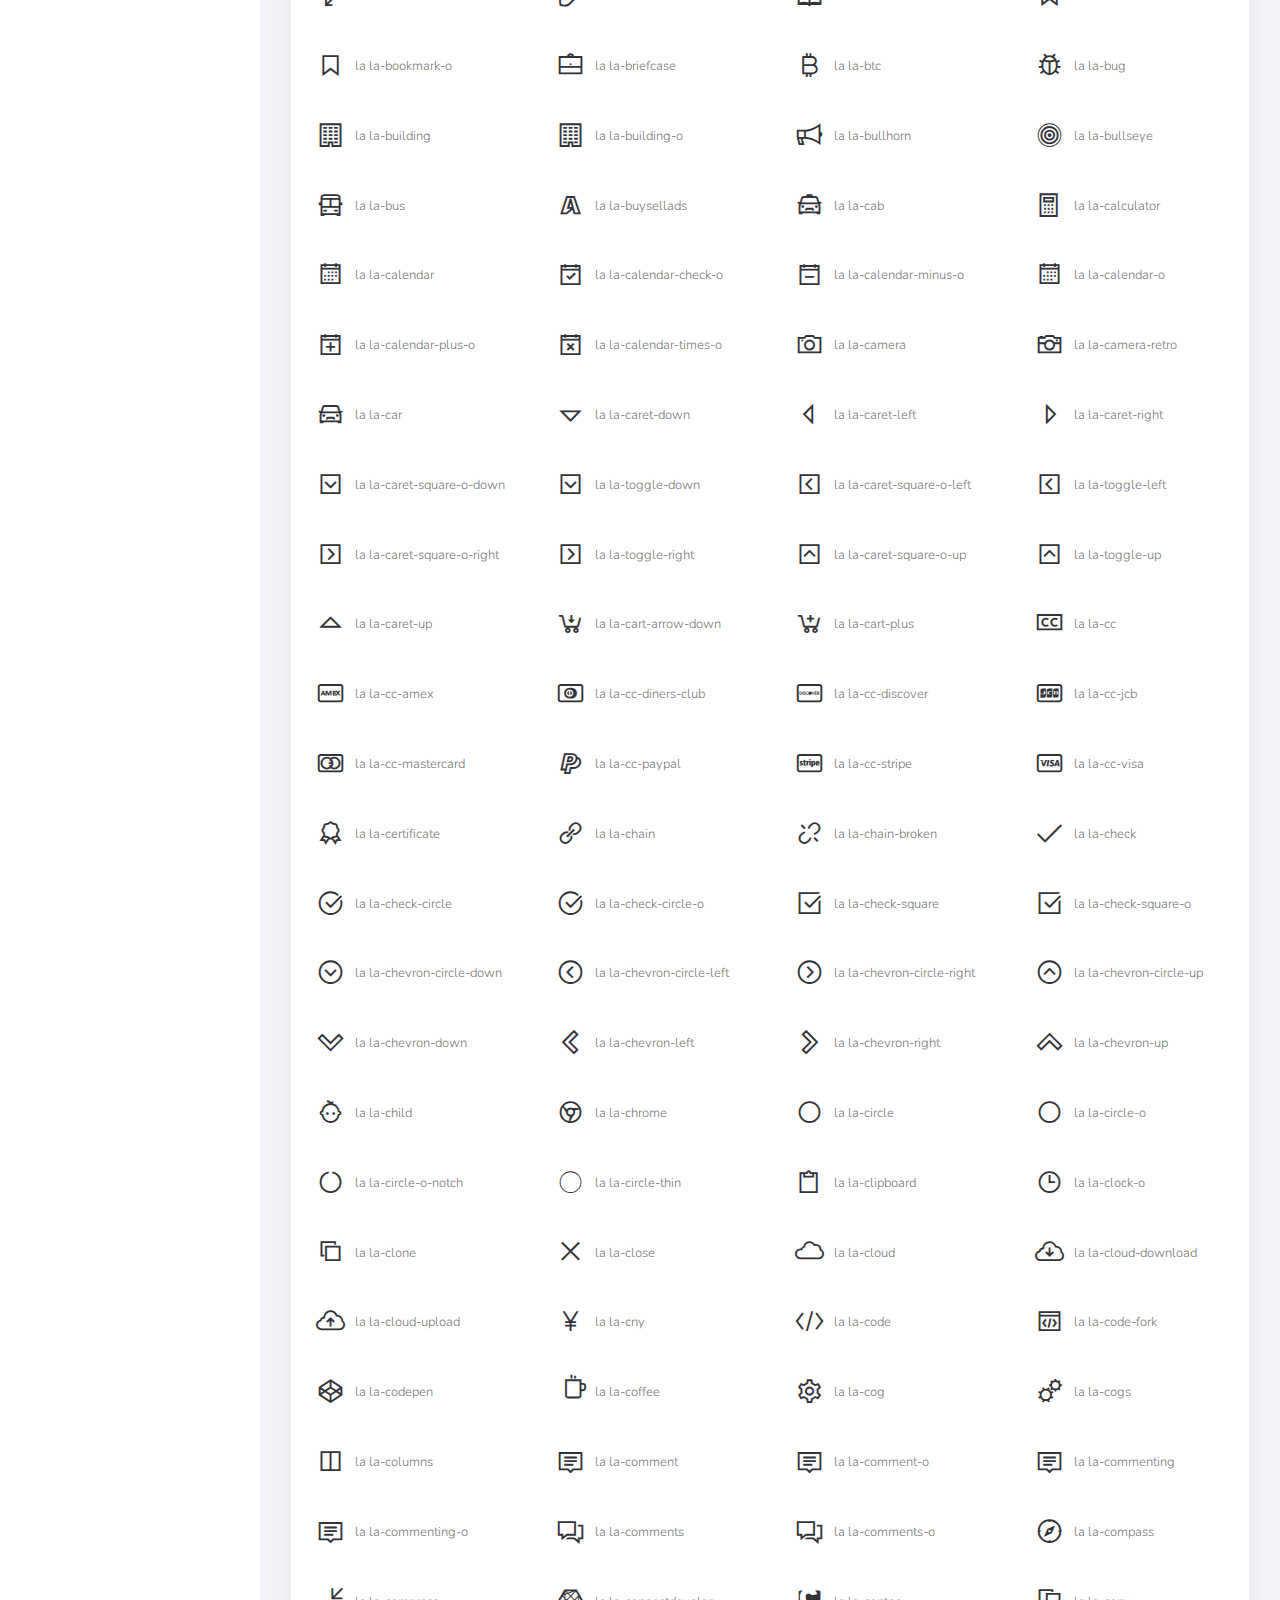
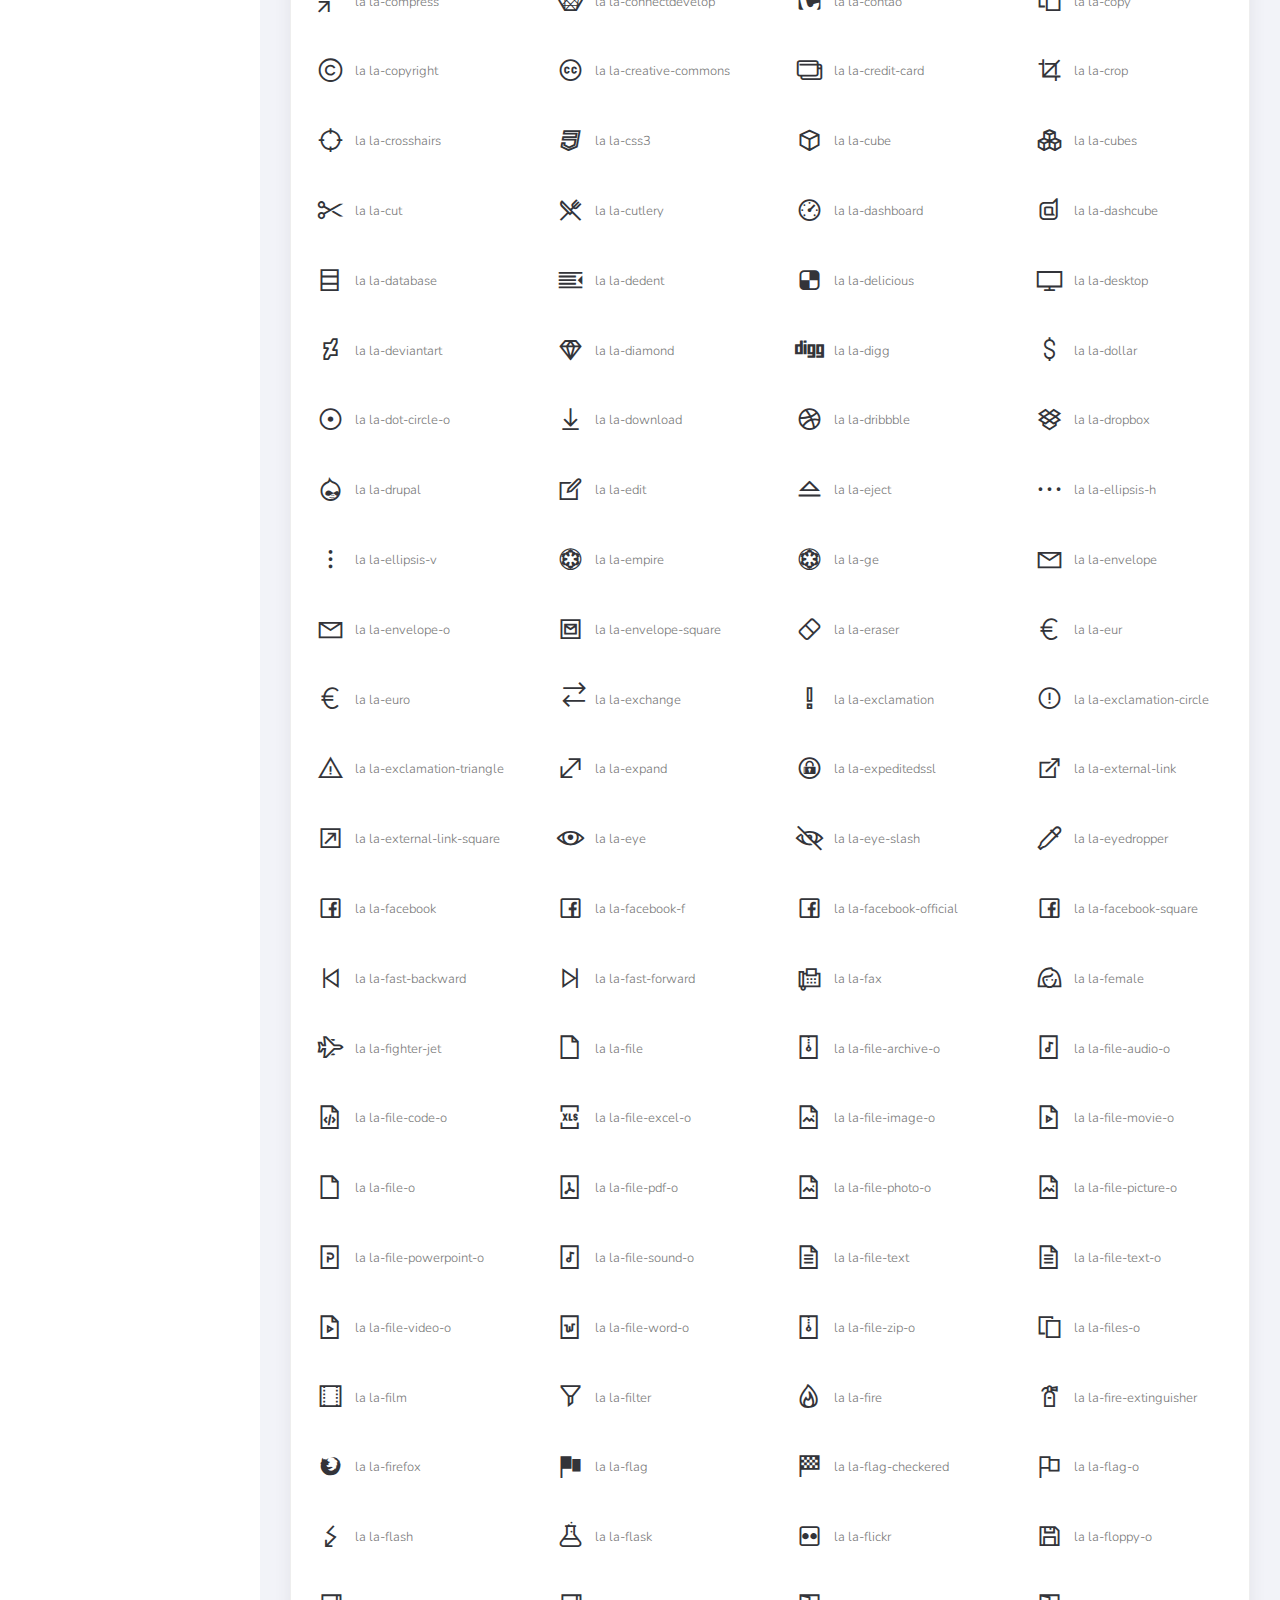
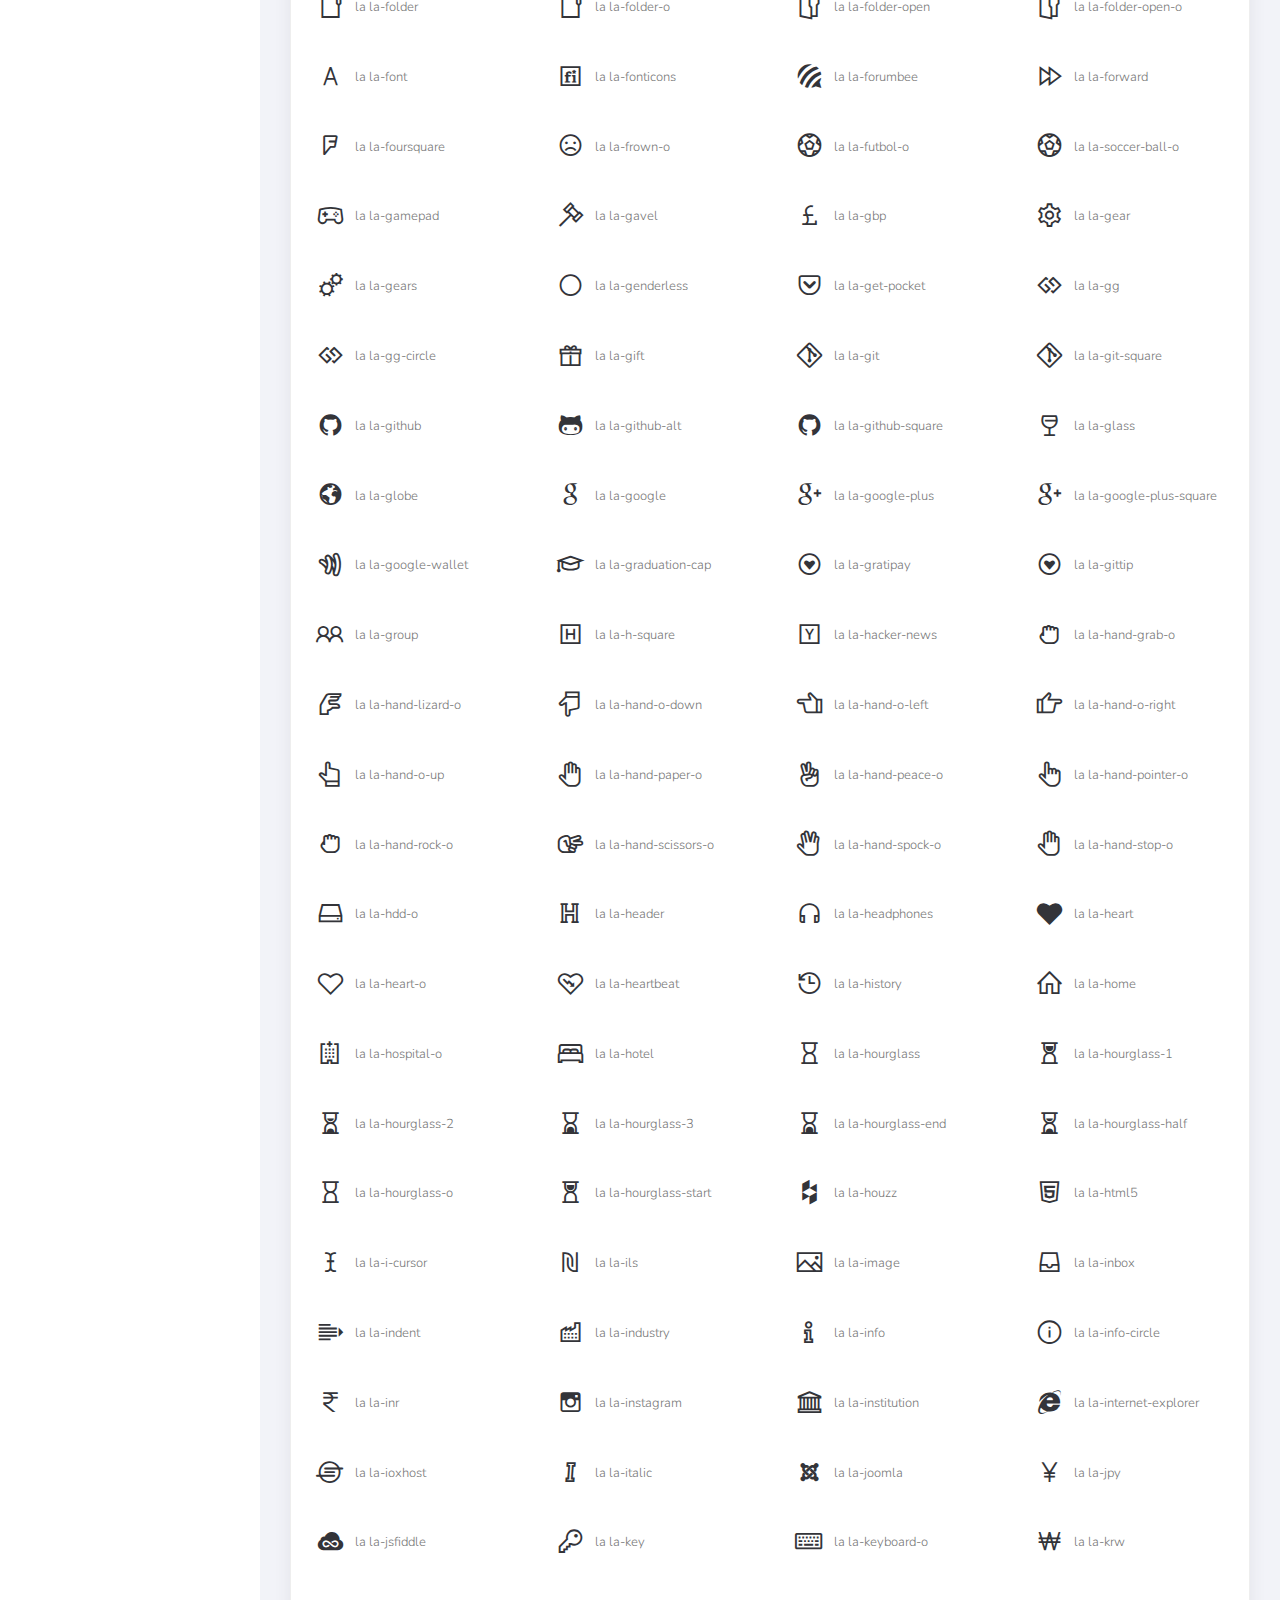
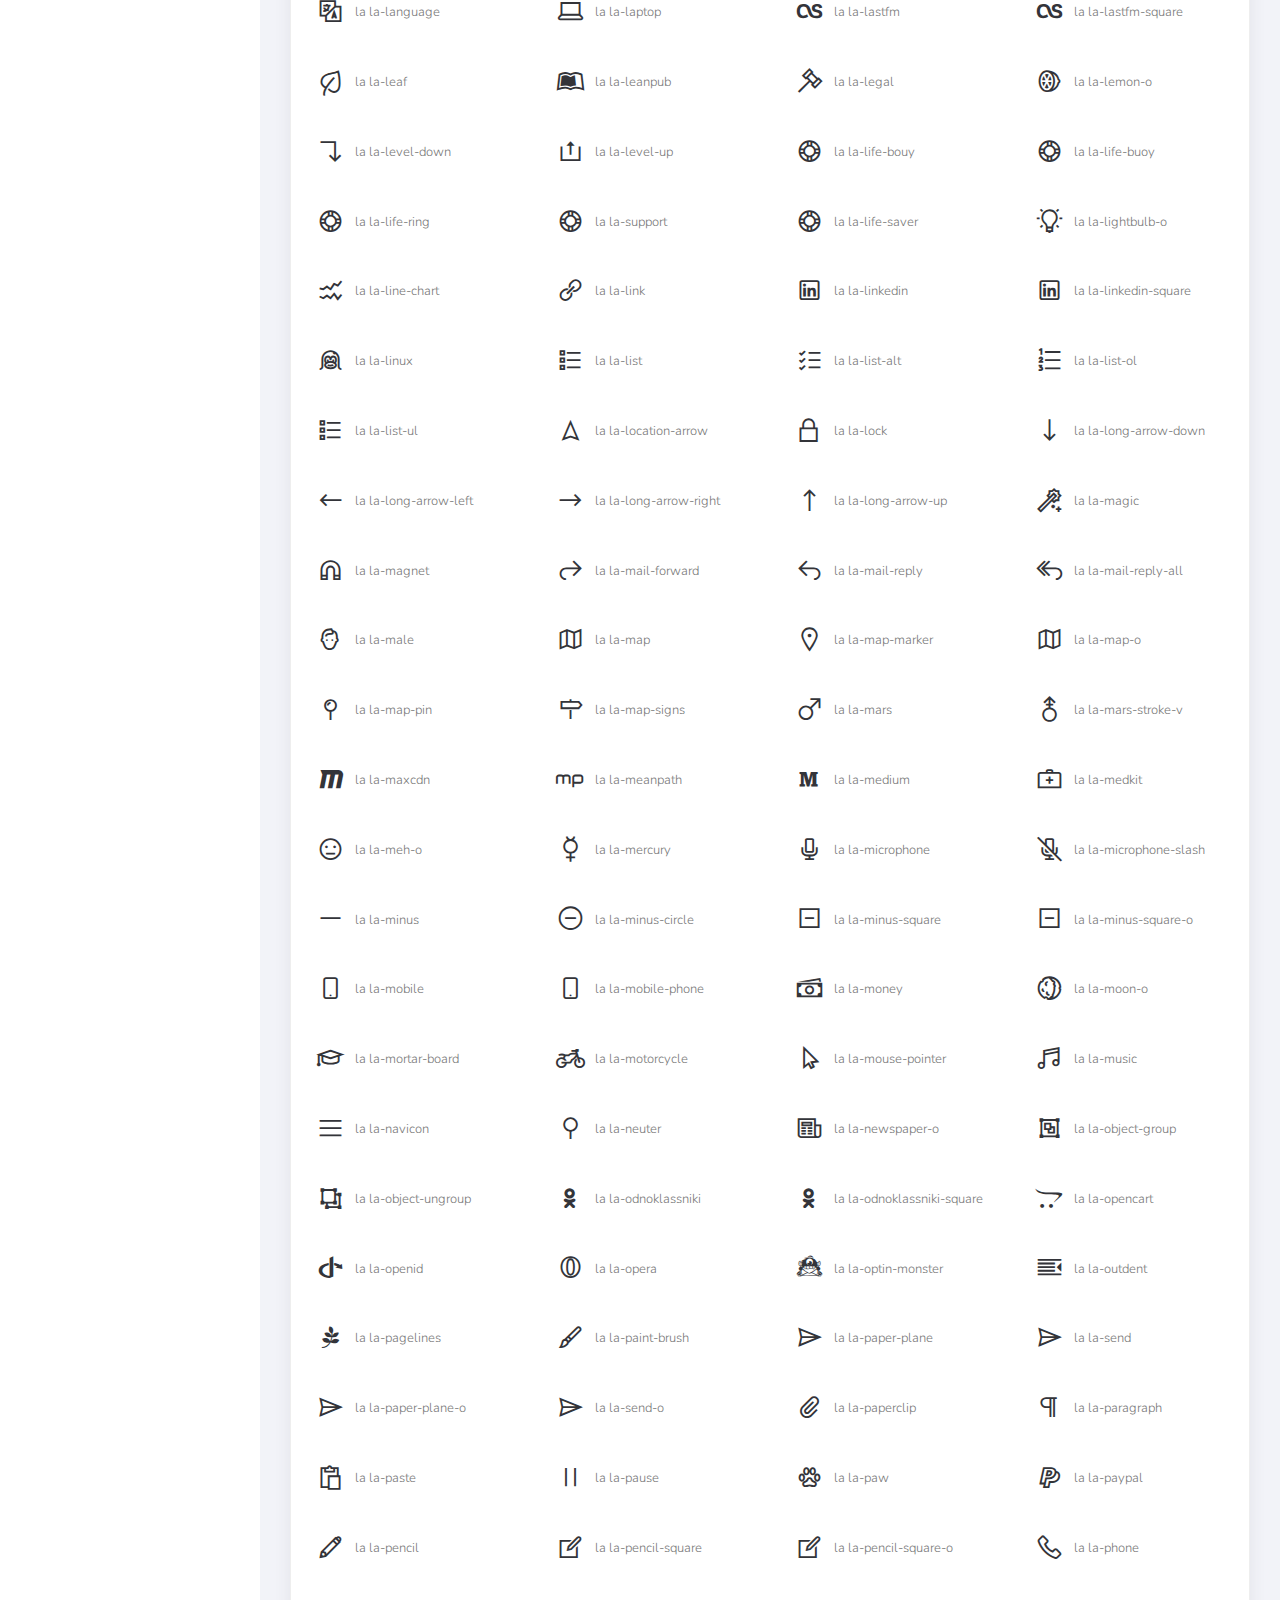
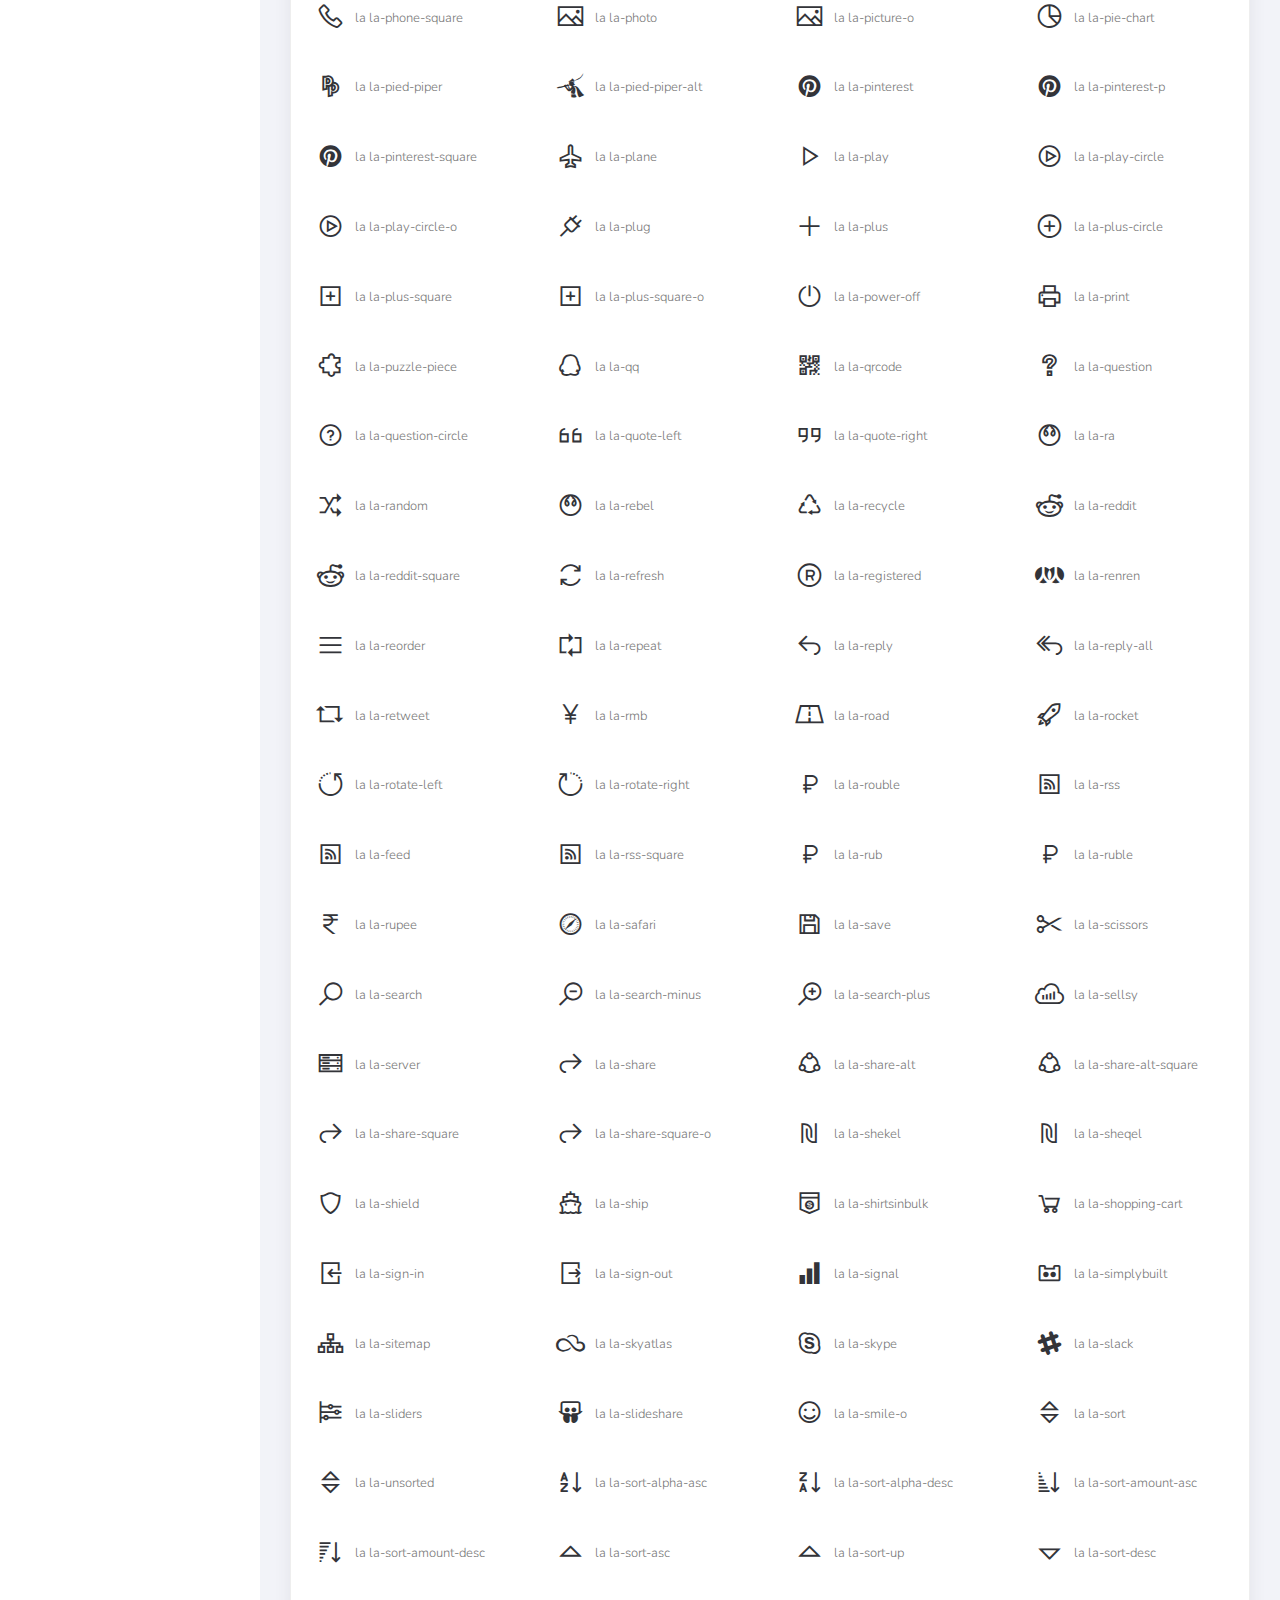
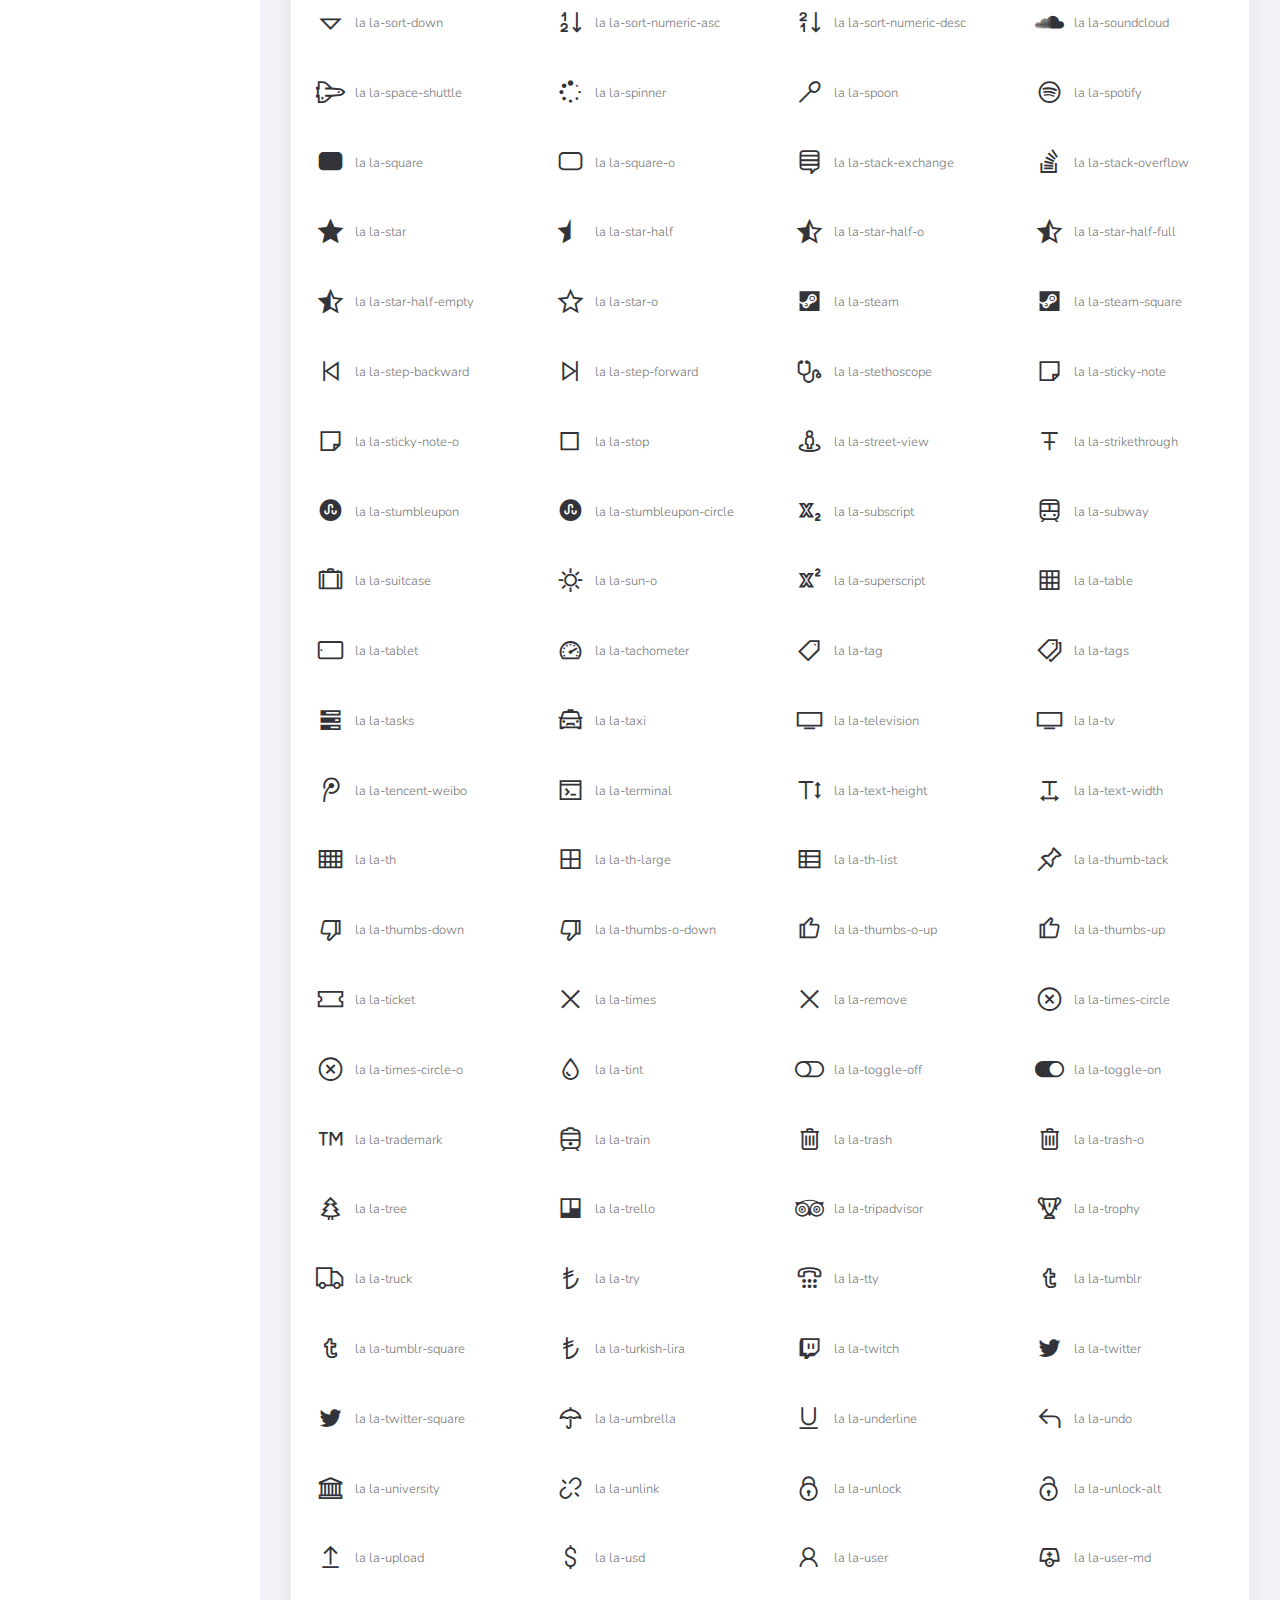
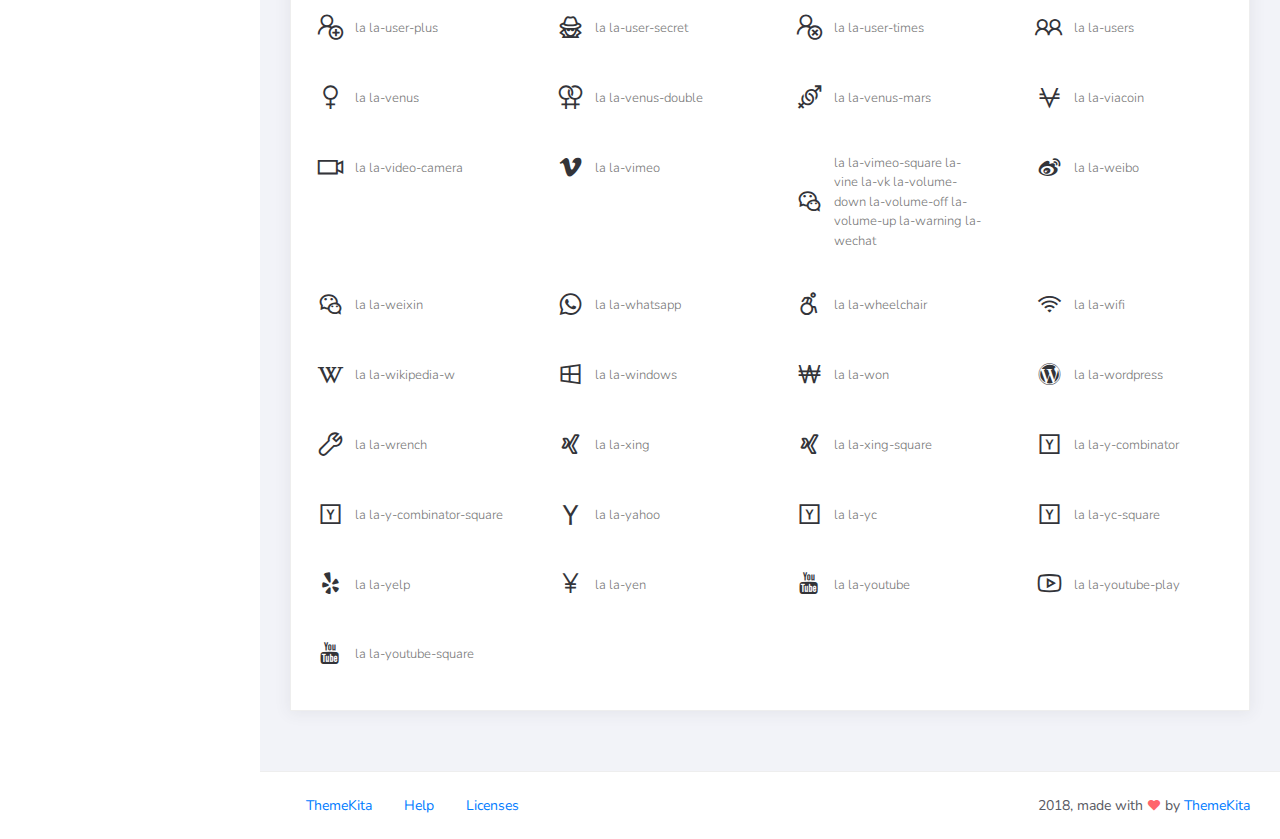
<file: wwwroot/Ready-Bootstrap-Dashboard-master/icons.html>
<!DOCTYPE html>
<html>
<head>
	<meta http-equiv="X-UA-Compatible" content="IE=edge,chrome=1" />
	<title>Icons - Ready Bootstrap Dashboard</title>
	<meta content='width=device-width, initial-scale=1.0, maximum-scale=1.0, user-scalable=0, shrink-to-fit=no' name='viewport' />
	<link rel="stylesheet" href="assets/css/bootstrap.min.css">
	<link rel="stylesheet" href="https://fonts.googleapis.com/css?family=Nunito:200,200i,300,300i,400,400i,600,600i,700,700i,800,800i,900,900i">
	<link rel="stylesheet" href="assets/css/ready.css">
	<link rel="stylesheet" href="assets/css/demo.css">
</head>
<body>
	<div class="wrapper">
		<div class="main-header">
			<div class="logo-header">
				<a href="index.html" class="logo">
					Ready Dashboard
				</a>
				<button class="navbar-toggler sidenav-toggler ml-auto" type="button" data-toggle="collapse" data-target="collapse" aria-controls="sidebar" aria-expanded="false" aria-label="Toggle navigation">
					<span class="navbar-toggler-icon"></span>
				</button>
				<button class="topbar-toggler more"><i class="la la-ellipsis-v"></i></button>
			</div>
			<nav class="navbar navbar-header navbar-expand-lg">
				<div class="container-fluid">
					
					<form class="navbar-left navbar-form nav-search mr-md-3" action="">
						<div class="input-group">
							<input type="text" placeholder="Search ..." class="form-control">
							<div class="input-group-append">
								<span class="input-group-text">
									<i class="la la-search search-icon"></i>
								</span>
							</div>
						</div>
					</form>
					<ul class="navbar-nav topbar-nav ml-md-auto align-items-center">
						<li class="nav-item dropdown hidden-caret">
							<a class="nav-link dropdown-toggle" href="#" id="navbarDropdown" role="button" data-toggle="dropdown" aria-haspopup="true" aria-expanded="false">
								<i class="la la-envelope"></i>
							</a>
							<div class="dropdown-menu" aria-labelledby="navbarDropdown">
								<a class="dropdown-item" href="#">Action</a>
								<a class="dropdown-item" href="#">Another action</a>
								<div class="dropdown-divider"></div>
								<a class="dropdown-item" href="#">Something else here</a>
							</div>
						</li>
						<li class="nav-item dropdown hidden-caret">
							<a class="nav-link dropdown-toggle" href="#" id="navbarDropdown" role="button" data-toggle="dropdown" aria-haspopup="true" aria-expanded="false">
								<i class="la la-bell"></i>
								<span class="notification">3</span>
							</a>
							<ul class="dropdown-menu notif-box" aria-labelledby="navbarDropdown">
								<li>
									<div class="dropdown-title">You have 4 new notification</div>
								</li>
								<li>
									<div class="notif-center">
										<a href="#">
											<div class="notif-icon notif-primary"> <i class="la la-user-plus"></i> </div>
											<div class="notif-content">
												<span class="block">
													New user registered
												</span>
												<span class="time">5 minutes ago</span> 
											</div>
										</a>
										<a href="#">
											<div class="notif-icon notif-success"> <i class="la la-comment"></i> </div>
											<div class="notif-content">
												<span class="block">
													Rahmad commented on Admin
												</span>
												<span class="time">12 minutes ago</span> 
											</div>
										</a>
										<a href="#">
											<div class="notif-img"> 
												<img src="assets/img/profile2.jpg" alt="Img Profile">
											</div>
											<div class="notif-content">
												<span class="block">
													Reza send messages to you
												</span>
												<span class="time">12 minutes ago</span> 
											</div>
										</a>
										<a href="#">
											<div class="notif-icon notif-danger"> <i class="la la-heart"></i> </div>
											<div class="notif-content">
												<span class="block">
													Farrah liked Admin
												</span>
												<span class="time">17 minutes ago</span> 
											</div>
										</a>
									</div>
								</li>
								<li>
									<a class="see-all" href="javascript:void(0);"> <strong>See all notifications</strong> <i class="la la-angle-right"></i> </a>
								</li>
							</ul>
						</li>
						<li class="nav-item dropdown">
							<a class="dropdown-toggle profile-pic" data-toggle="dropdown" href="#" aria-expanded="false"> <img src="assets/img/profile.jpg" alt="user-img" width="36" class="img-circle"><span >Hizrian</span></span> </a>
							<ul class="dropdown-menu dropdown-user">
								<li>
									<div class="user-box">
										<div class="u-img"><img src="assets/img/profile.jpg" alt="user"></div>
										<div class="u-text">
											<h4>Hizrian</h4>
											<p class="text-muted">hello@themekita.com</p><a href="profile.html" class="btn btn-rounded btn-danger btn-sm">View Profile</a></div>
										</div>
									</li>
									<div class="dropdown-divider"></div>
									<a class="dropdown-item" href="#"><i class="ti-user"></i> My Profile</a>
									<a class="dropdown-item" href="#"></i> My Balance</a>
									<a class="dropdown-item" href="#"><i class="ti-email"></i> Inbox</a>
									<div class="dropdown-divider"></div>
									<a class="dropdown-item" href="#"><i class="ti-settings"></i> Account Setting</a>
									<div class="dropdown-divider"></div>
									<a class="dropdown-item" href="#"><i class="fa fa-power-off"></i> Logout</a>
								</ul>
								<!-- /.dropdown-user -->
							</li>
						</ul>
					</div>
				</nav>
			</div>
			<div class="sidebar">
				<div class="scrollbar-inner sidebar-wrapper">
					<div class="user">
						<div class="photo">
							<img src="assets/img/profile.jpg">
						</div>
						<div class="info">
							<a class="" data-toggle="collapse" href="#collapseExample" aria-expanded="true">
								<span>
									Hizrian
									<span class="user-level">Administrator</span>
									<span class="caret"></span>
								</span>
							</a>
							<div class="clearfix"></div>

							<div class="collapse in" id="collapseExample" aria-expanded="true" style="">
								<ul class="nav">
									<li>
										<a href="#profile">
											<span class="link-collapse">My Profile</span>
										</a>
									</li>
									<li>
										<a href="#edit">
											<span class="link-collapse">Edit Profile</span>
										</a>
									</li>
									<li>
										<a href="#settings">
											<span class="link-collapse">Settings</span>
										</a>
									</li>
								</ul>
							</div>
						</div>
					</div>
					<ul class="nav">
						<li class="nav-item">
							<a href="index.html">
								<i class="la la-dashboard"></i>
								<p>Dashboard</p>
								<span class="badge badge-count">5</span>
							</a>
						</li>
						<li class="nav-item">
							<a href="components.html">
								<i class="la la-table"></i>
								<p>Components</p>
								<span class="badge badge-count">14</span>
							</a>
						</li>
						<li class="nav-item">
							<a href="forms.html">
								<i class="la la-keyboard-o"></i>
								<p>Forms</p>
								<span class="badge badge-count">50</span>
							</a>
						</li>
						<li class="nav-item">
							<a href="tables.html">
								<i class="la la-th"></i>
								<p>Tables</p>
								<span class="badge badge-count">6</span>
							</a>
						</li>
						<li class="nav-item">
							<a href="notifications.html">
								<i class="la la-bell"></i>
								<p>Notifications</p>
								<span class="badge badge-success">3</span>
							</a>
						</li>
						<li class="nav-item">
							<a href="typography.html">
								<i class="la la-font"></i>
								<p>Typography</p>
								<span class="badge badge-danger">25</span>
							</a>
						</li>
						<li class="nav-item active">
							<a href="icons.html">
								<i class="la la-fonticons"></i>
								<p>Icons</p>
							</a>
						</li>
						<li class="nav-item update-pro">
							<button  data-toggle="modal" data-target="#modalUpdate">
								<i class="la la-hand-pointer-o"></i>
								<p>Update To Pro</p>
							</button>
						</li>
					</ul>
				</div>
			</div>
			<div class="main-panel">
				<div class="content">
					<div class="container-fluid">
						<h4 class="page-title">Icons</h4>
						<div class="row">
							<div class="col-md-12">
								<div class="card">
									<div class="card-header">
										<div class="card-title">Line Awesome Icons</div>
										<div class="card-category">Modern Line Icon from <a class="link" href="https://icons8.com/line-awesome">icon8</a></div>
									</div>
									<div class="card-body">
										<div id="row-demo-icon" class="row">
										</div>
									</div>
								</div>
							</div>
						</div>
					</div>
				</div>
				<footer class="footer">
					<div class="container-fluid">
						<nav class="pull-left">
							<ul class="nav">
								<li class="nav-item">
									<a class="nav-link" href="http://www.themekita.com">
										ThemeKita
									</a>
								</li>
								<li class="nav-item">
									<a class="nav-link" href="#">
										Help
									</a>
								</li>
								<li class="nav-item">
									<a class="nav-link" href="https://themewagon.com/license/#free-item">
										Licenses
									</a>
								</li>
							</ul>
						</nav>
						<div class="copyright ml-auto">
							2018, made with <i class="la la-heart heart text-danger"></i> by <a href="http://www.themekita.com">ThemeKita</a>
						</div>				
					</div>
				</footer>
			</div>
		</div>
	</div>
	<!-- Modal -->
	<div class="modal fade" id="modalUpdate" tabindex="-1" role="dialog" aria-labelledby="modalUpdatePro" aria-hidden="true">
		<div class="modal-dialog modal-dialog-centered" role="document">
			<div class="modal-content">
				<div class="modal-header bg-primary">
					<h6 class="modal-title"><i class="la la-frown-o"></i> Under Development</h6>
					<button type="button" class="close" data-dismiss="modal" aria-label="Close">
						<span aria-hidden="true">&times;</span>
					</button>
				</div>
				<div class="modal-body text-center">									
					<p>Currently the pro version of the <b>Ready Dashboard</b> Bootstrap is in progress development</p>
					<p>
					<b>We'll let you know when it's done</b></p>
				</div>
				<div class="modal-footer">
					<button type="button" class="btn btn-secondary" data-dismiss="modal">Close</button>
				</div>
			</div>
		</div>
	</div>
</body>
<script src="assets/js/core/jquery.3.2.1.min.js"></script>
<script src="assets/js/plugin/jquery-ui-1.12.1.custom/jquery-ui.min.js"></script>
<script src="assets/js/core/popper.min.js"></script>
<script src="assets/js/core/bootstrap.min.js"></script>
<script src="assets/js/plugin/chartist/chartist.min.js"></script>
<script src="assets/js/plugin/chartist/plugin/chartist-plugin-tooltip.min.js"></script>
<script src="assets/js/plugin/bootstrap-notify/bootstrap-notify.min.js"></script>
<script src="assets/js/plugin/bootstrap-toggle/bootstrap-toggle.min.js"></script>
<script src="assets/js/plugin/jquery-mapael/jquery.mapael.min.js"></script>
<script src="assets/js/plugin/jquery-mapael/maps/world_countries.min.js"></script>
<script src="assets/js/plugin/chart-circle/circles.min.js"></script>
<script src="assets/js/plugin/jquery-scrollbar/jquery.scrollbar.min.js"></script>
<script src="assets/js/ready.min.js"></script>
<script type="text/javascript">
	var iconClass = ['la-500px', 'la-adjust', 'la-adn', 'la-align-center', 'la-align-justify',
	'la-align-left', 'la-align-right', 'la-amazon', 'la-ambulance', 'la-anchor', 'la-android', 'la-angellist', 'la-angle-double-down', 'la-angle-double-left', 'la-angle-double-right', 'la-angle-double-up', 'la-angle-down', 'la-angle-left', 'la-angle-right', 'la-angle-up', 'la-apple', 'la-archive', 'la-area-chart', ' la-arrow-circle-down', 'la-arrow-circle-left', 'la-arrow-circle-o-down', 'la-arrow-circle-o-left', 'la-arrow-circle-o-right', 'la-arrow-circle-o-up', 'la-arrow-circle-right', 'la-arrow-circle-up', 'la-arrow-down', 'la-arrow-left', 'la-arrow-right', 'la-arrow-up', 'la-arrows', 'la-arrows-alt', 'la-arrows-h', 'la-arrows-v', 'la-asterisk', 'la-at', 'la-automobile', 'la-backward', 'la-balance-scale', 'la-ban', 'la-bank', 'la-bar-chart', 'la-bar-chart-o', 'la-barcode', 'la-bars', 'la-battery-0', 'la-battery-1', 'la-battery-2', 'la-battery-3', 'la-battery-4', 'la-battery-empty', 'la-battery-full', 'la-battery-half', 'la-battery-quarter', 'la-battery-three-quarters', 'la-bed', 'la-beer', 'la-behance', 'la-behance-square', 'la-bell', 'la-bell-o', 'la-bell-slash', 'la-bell-slash-o', 'la-bicycle', 'la-binoculars', 'la-birthday-cake', 'la-bitbucket', 'la-bitbucket-square', 'la-bitcoin', 'la-black-tie', 'la-bold', 'la-bolt', 'la-bomb', 'la-book', 'la-bookmark', 'la-bookmark-o', 'la-briefcase', 'la-btc', 'la-bug', 'la-building', 'la-building-o', 'la-bullhorn', 'la-bullseye', 'la-bus', 'la-buysellads', 'la-cab', 'la-calculator', 'la-calendar', 'la-calendar-check-o', 'la-calendar-minus-o', 'la-calendar-o', 'la-calendar-plus-o', 'la-calendar-times-o', 'la-camera', 'la-camera-retro', 'la-car', 'la-caret-down', 'la-caret-left', 'la-caret-right', 'la-caret-square-o-down', 'la-toggle-down', 'la-caret-square-o-left', 'la-toggle-left', 'la-caret-square-o-right', 'la-toggle-right', 'la-caret-square-o-up', 'la-toggle-up', 'la-caret-up', 'la-cart-arrow-down', 'la-cart-plus', 'la-cc', 'la-cc-amex', 'la-cc-diners-club', 'la-cc-discover', 'la-cc-jcb', 'la-cc-mastercard', 'la-cc-paypal', 'la-cc-stripe', 'la-cc-visa', 'la-certificate', 'la-chain', 'la-chain-broken', 'la-check', 'la-check-circle', 'la-check-circle-o', 'la-check-square', 'la-check-square-o', 'la-chevron-circle-down', 'la-chevron-circle-left', 'la-chevron-circle-right', 'la-chevron-circle-up', 'la-chevron-down', 'la-chevron-left', 'la-chevron-right', 'la-chevron-up', 'la-child', 'la-chrome', 'la-circle', 'la-circle-o', 'la-circle-o-notch', 'la-circle-thin', 'la-clipboard', 'la-clock-o', 'la-clone', 'la-close', 'la-cloud', 'la-cloud-download', 'la-cloud-upload', 'la-cny', 'la-code', 'la-code-fork', 'la-codepen', 'la-coffee', 'la-cog', 'la-cogs', 'la-columns', 'la-comment', 'la-comment-o', 'la-commenting', 'la-commenting-o', 'la-comments', 'la-comments-o', 'la-compass', 'la-compress', 'la-connectdevelop', 'la-contao', 'la-copy', 'la-copyright', 'la-creative-commons', 'la-credit-card', 'la-crop', 'la-crosshairs', 'la-css3', 'la-cube', 'la-cubes', 'la-cut', 'la-cutlery', 'la-dashboard', 'la-dashcube', 'la-database', 'la-dedent', 'la-delicious', 'la-desktop', 'la-deviantart', 'la-diamond', 'la-digg', 'la-dollar', 'la-dot-circle-o', 'la-download', 'la-dribbble', 'la-dropbox', 'la-drupal', 'la-edit', 'la-eject', 'la-ellipsis-h', 'la-ellipsis-v', 'la-empire', 'la-ge', 'la-envelope', 'la-envelope-o', 'la-envelope-square', 'la-eraser', 'la-eur', 'la-euro', 'la-exchange', 'la-exclamation', 'la-exclamation-circle', 'la-exclamation-triangle', 'la-expand', 'la-expeditedssl', 'la-external-link', 'la-external-link-square', 'la-eye', 'la-eye-slash', 'la-eyedropper', 'la-facebook', 'la-facebook-f', 'la-facebook-official', 'la-facebook-square', 'la-fast-backward', 'la-fast-forward', 'la-fax', 'la-female', 'la-fighter-jet', 'la-file', 'la-file-archive-o', 'la-file-audio-o', 'la-file-code-o', 'la-file-excel-o', 'la-file-image-o', 'la-file-movie-o', 'la-file-o', 'la-file-pdf-o', 'la-file-photo-o', 'la-file-picture-o', 'la-file-powerpoint-o', 'la-file-sound-o', 'la-file-text', 'la-file-text-o', 'la-file-video-o', 'la-file-word-o', 'la-file-zip-o', 'la-files-o', 'la-film', 'la-filter', 'la-fire', 'la-fire-extinguisher', 'la-firefox', 'la-flag', 'la-flag-checkered', 'la-flag-o', 'la-flash', 'la-flask', 'la-flickr', 'la-floppy-o', 'la-folder', 'la-folder-o', 'la-folder-open', 'la-folder-open-o', 'la-font', 'la-fonticons', 'la-forumbee', 'la-forward', 'la-foursquare', 'la-frown-o', 'la-futbol-o', 'la-soccer-ball-o', 'la-gamepad', 'la-gavel', 'la-gbp', 'la-gear', 'la-gears', 'la-genderless', 'la-get-pocket', 'la-gg', 'la-gg-circle', 'la-gift', 'la-git', 'la-git-square', 'la-github', 'la-github-alt', 'la-github-square', 'la-glass', 'la-globe', 'la-google', 'la-google-plus', 'la-google-plus-square', 'la-google-wallet', 'la-graduation-cap', 'la-gratipay', 'la-gittip', 'la-group', 'la-h-square', 'la-hacker-news', 'la-hand-grab-o', 'la-hand-lizard-o', 'la-hand-o-down', 'la-hand-o-left', 'la-hand-o-right', 'la-hand-o-up', 'la-hand-paper-o', 'la-hand-peace-o', 'la-hand-pointer-o', 'la-hand-rock-o', 'la-hand-scissors-o', 'la-hand-spock-o', 'la-hand-stop-o', 'la-hdd-o', 'la-header', 'la-headphones', 'la-heart', 'la-heart-o', 'la-heartbeat', 'la-history', 'la-home', 'la-hospital-o', 'la-hotel', 'la-hourglass', 'la-hourglass-1', 'la-hourglass-2', 'la-hourglass-3', 'la-hourglass-end', 'la-hourglass-half', 'la-hourglass-o', 'la-hourglass-start', 'la-houzz', 'la-html5', 'la-i-cursor', 'la-ils', 'la-image', 'la-inbox', 'la-indent', 'la-industry', 'la-info', 'la-info-circle', 'la-inr', 'la-instagram', 'la-institution', 'la-internet-explorer', 'la-ioxhost', 'la-italic', 'la-joomla', 'la-jpy', 'la-jsfiddle', 'la-key', 'la-keyboard-o', 'la-krw', 'la-language', 'la-laptop', 'la-lastfm', 'la-lastfm-square', 'la-leaf', 'la-leanpub', 'la-legal', 'la-lemon-o', 'la-level-down', 'la-level-up', 'la-life-bouy', 'la-life-buoy', 'la-life-ring', 'la-support', 'la-life-saver', 'la-lightbulb-o', 'la-line-chart', 'la-link', 'la-linkedin', 'la-linkedin-square', 'la-linux', 'la-list', 'la-list-alt', 'la-list-ol', 'la-list-ul', 'la-location-arrow', 'la-lock', 'la-long-arrow-down', 'la-long-arrow-left', 'la-long-arrow-right', 'la-long-arrow-up', 'la-magic', 'la-magnet', 'la-mail-forward', 'la-mail-reply', 'la-mail-reply-all', 'la-male', 'la-map', 'la-map-marker', 'la-map-o', 'la-map-pin', 'la-map-signs', 'la-mars', 'la-mars-stroke-v', 'la-maxcdn', 'la-meanpath', 'la-medium', 'la-medkit', 'la-meh-o', 'la-mercury', 'la-microphone', 'la-microphone-slash', 'la-minus', 'la-minus-circle', 'la-minus-square', 'la-minus-square-o', 'la-mobile', 'la-mobile-phone', 'la-money', 'la-moon-o', 'la-mortar-board', 'la-motorcycle', 'la-mouse-pointer', 'la-music', 'la-navicon', 'la-neuter', 'la-newspaper-o', 'la-object-group', 'la-object-ungroup', 'la-odnoklassniki', 'la-odnoklassniki-square', 'la-opencart', 'la-openid', 'la-opera', 'la-optin-monster', 'la-outdent', 'la-pagelines', 'la-paint-brush', 'la-paper-plane', 'la-send', 'la-paper-plane-o', 'la-send-o', 'la-paperclip', 'la-paragraph', 'la-paste', 'la-pause', 'la-paw', 'la-paypal', 'la-pencil', 'la-pencil-square', 'la-pencil-square-o', 'la-phone', 'la-phone-square', 'la-photo', 'la-picture-o', 'la-pie-chart', 'la-pied-piper', 'la-pied-piper-alt', 'la-pinterest', 'la-pinterest-p', 'la-pinterest-square', 'la-plane', 'la-play', 'la-play-circle', 'la-play-circle-o', 'la-plug', 'la-plus', 'la-plus-circle', 'la-plus-square', 'la-plus-square-o', 'la-power-off', 'la-print', 'la-puzzle-piece', 'la-qq', 'la-qrcode', 'la-question', 'la-question-circle', 'la-quote-left', 'la-quote-right', 'la-ra', 'la-random', 'la-rebel', 'la-recycle', 'la-reddit', 'la-reddit-square', 'la-refresh', 'la-registered', 'la-renren', 'la-reorder', 'la-repeat', 'la-reply', 'la-reply-all', 'la-retweet', 'la-rmb', 'la-road', 'la-rocket', 'la-rotate-left', 'la-rotate-right', 'la-rouble', 'la-rss', 'la-feed', 'la-rss-square', 'la-rub', 'la-ruble', 'la-rupee', 'la-safari', 'la-save', 'la-scissors', 'la-search', 'la-search-minus', 'la-search-plus', 'la-sellsy', 'la-server', 'la-share', 'la-share-alt', 'la-share-alt-square', 'la-share-square', 'la-share-square-o', 'la-shekel', 'la-sheqel', 'la-shield', 'la-ship', 'la-shirtsinbulk', 'la-shopping-cart', 'la-sign-in', 'la-sign-out', 'la-signal', 'la-simplybuilt', 'la-sitemap', 'la-skyatlas', 'la-skype', 'la-slack', 'la-sliders', 'la-slideshare', 'la-smile-o', 'la-sort', 'la-unsorted', 'la-sort-alpha-asc', 'la-sort-alpha-desc', 'la-sort-amount-asc', 'la-sort-amount-desc', 'la-sort-asc', 'la-sort-up', 'la-sort-desc', 'la-sort-down', 'la-sort-numeric-asc', 'la-sort-numeric-desc', 'la-soundcloud', 'la-space-shuttle', 'la-spinner', 'la-spoon', 'la-spotify', 'la-square', 'la-square-o', 'la-stack-exchange', 'la-stack-overflow', 'la-star', 'la-star-half', 'la-star-half-o', 'la-star-half-full', 'la-star-half-empty', 'la-star-o', 'la-steam', 'la-steam-square', 'la-step-backward', 'la-step-forward', 'la-stethoscope', 'la-sticky-note', 'la-sticky-note-o', 'la-stop', 'la-street-view', 'la-strikethrough', 'la-stumbleupon', 'la-stumbleupon-circle', 'la-subscript', 'la-subway', 'la-suitcase', 'la-sun-o', 'la-superscript', 'la-table', 'la-tablet', 'la-tachometer', 'la-tag', 'la-tags', 'la-tasks', 'la-taxi', 'la-television', 'la-tv', 'la-tencent-weibo', 'la-terminal', 'la-text-height', 'la-text-width', 'la-th', 'la-th-large', 'la-th-list', 'la-thumb-tack', 'la-thumbs-down', 'la-thumbs-o-down', 'la-thumbs-o-up', 'la-thumbs-up', 'la-ticket', 'la-times', 'la-remove', 'la-times-circle', 'la-times-circle-o', 'la-tint', 'la-toggle-off', 'la-toggle-on', 'la-trademark', 'la-train', 'la-trash', 'la-trash-o', 'la-tree', 'la-trello', 'la-tripadvisor', 'la-trophy', 'la-truck', 'la-try', 'la-tty', 'la-tumblr', 'la-tumblr-square', 'la-turkish-lira', 'la-twitch', 'la-twitter', 'la-twitter-square', 'la-umbrella', 'la-underline', 'la-undo', 'la-university', 'la-unlink', 'la-unlock', 'la-unlock-alt', 'la-upload', 'la-usd', 'la-user', 'la-user-md', 'la-user-plus', 'la-user-secret', 'la-user-times', 'la-users', 'la-venus', 'la-venus-double', 'la-venus-mars', 'la-viacoin', 'la-video-camera', 'la-vimeo', 'la-vimeo-square la-vine la-vk la-volume-down la-volume-off la-volume-up la-warning la-wechat', 'la-weibo', 'la-weixin', 'la-whatsapp', 'la-wheelchair', 'la-wifi', 'la-wikipedia-w', 'la-windows', 'la-won', 'la-wordpress', 'la-wrench', 'la-xing', 'la-xing-square', 'la-y-combinator', 'la-y-combinator-square', 'la-yahoo', 'la-yc', 'la-yc-square', 'la-yelp', 'la-yen', 'la-youtube', 'la-youtube-play', 'la-youtube-square'
	]; var rowDemoIcon = "#row-demo-icon";
	for (i = 0; i < iconClass.length; i++){
		$(rowDemoIcon).append('<div class="col-md-3"> <div class="demo-icon"> <div class="icon-preview"><i class="la ' + iconClass[i] + '"></i></div> <div class="icon-class">la ' + iconClass[i] + '</div> </div> </div>');
	}
</script>
</html>
</file>
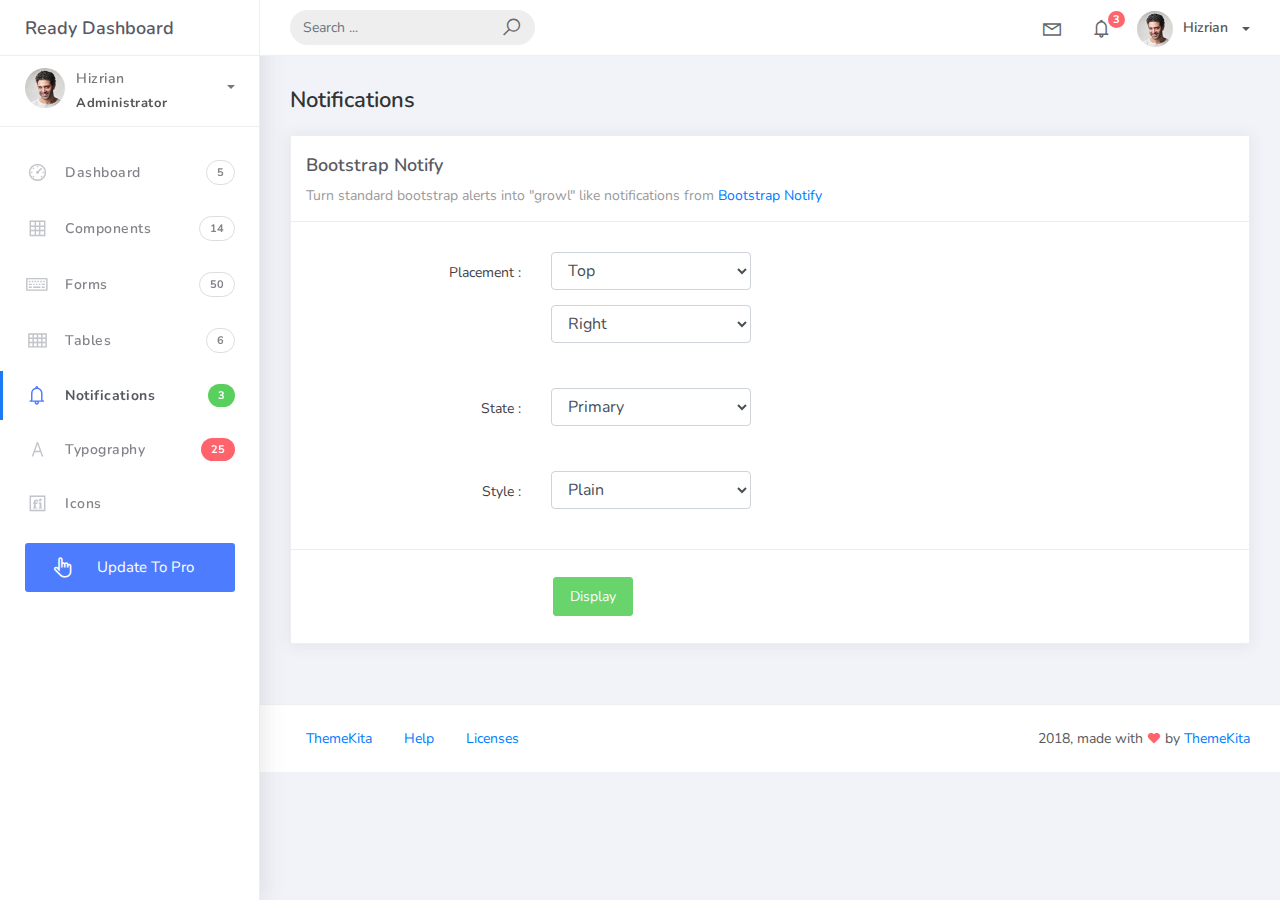
<file: wwwroot/Ready-Bootstrap-Dashboard-master/notifications.html>
<!DOCTYPE html>
<html>
<head>
	<meta http-equiv="X-UA-Compatible" content="IE=edge,chrome=1" />
	<title>Notifications - Ready Bootstrap Dashboard</title>
	<meta content='width=device-width, initial-scale=1.0, maximum-scale=1.0, user-scalable=0, shrink-to-fit=no' name='viewport' />
	<link rel="stylesheet" href="assets/css/bootstrap.min.css">
	<link rel="stylesheet" href="https://fonts.googleapis.com/css?family=Nunito:200,200i,300,300i,400,400i,600,600i,700,700i,800,800i,900,900i">
	<link rel="stylesheet" href="assets/css/ready.css">
	<link rel="stylesheet" href="assets/css/demo.css">
</head>
<body>
	<div class="wrapper">
		<div class="main-header">
			<div class="logo-header">
				<a href="index.html" class="logo">
					Ready Dashboard
				</a>
				<button class="navbar-toggler sidenav-toggler ml-auto" type="button" data-toggle="collapse" data-target="collapse" aria-controls="sidebar" aria-expanded="false" aria-label="Toggle navigation">
					<span class="navbar-toggler-icon"></span>
				</button>
				<button class="topbar-toggler more"><i class="la la-ellipsis-v"></i></button>
			</div>
			<nav class="navbar navbar-header navbar-expand-lg">
				<div class="container-fluid">
					
					<form class="navbar-left navbar-form nav-search mr-md-3" action="">
						<div class="input-group">
							<input type="text" placeholder="Search ..." class="form-control">
							<div class="input-group-append">
								<span class="input-group-text">
									<i class="la la-search search-icon"></i>
								</span>
							</div>
						</div>
					</form>
					<ul class="navbar-nav topbar-nav ml-md-auto align-items-center">
						<li class="nav-item dropdown hidden-caret">
							<a class="nav-link dropdown-toggle" href="#" id="navbarDropdown" role="button" data-toggle="dropdown" aria-haspopup="true" aria-expanded="false">
								<i class="la la-envelope"></i>
							</a>
							<div class="dropdown-menu" aria-labelledby="navbarDropdown">
								<a class="dropdown-item" href="#">Action</a>
								<a class="dropdown-item" href="#">Another action</a>
								<div class="dropdown-divider"></div>
								<a class="dropdown-item" href="#">Something else here</a>
							</div>
						</li>
						<li class="nav-item dropdown hidden-caret">
							<a class="nav-link dropdown-toggle" href="#" id="navbarDropdown" role="button" data-toggle="dropdown" aria-haspopup="true" aria-expanded="false">
								<i class="la la-bell"></i>
								<span class="notification">3</span>
							</a>
							<ul class="dropdown-menu notif-box" aria-labelledby="navbarDropdown">
								<li>
									<div class="dropdown-title">You have 4 new notification</div>
								</li>
								<li>
									<div class="notif-center">
										<a href="#">
											<div class="notif-icon notif-primary"> <i class="la la-user-plus"></i> </div>
											<div class="notif-content">
												<span class="block">
													New user registered
												</span>
												<span class="time">5 minutes ago</span> 
											</div>
										</a>
										<a href="#">
											<div class="notif-icon notif-success"> <i class="la la-comment"></i> </div>
											<div class="notif-content">
												<span class="block">
													Rahmad commented on Admin
												</span>
												<span class="time">12 minutes ago</span> 
											</div>
										</a>
										<a href="#">
											<div class="notif-img"> 
												<img src="assets/img/profile2.jpg" alt="Img Profile">
											</div>
											<div class="notif-content">
												<span class="block">
													Reza send messages to you
												</span>
												<span class="time">12 minutes ago</span> 
											</div>
										</a>
										<a href="#">
											<div class="notif-icon notif-danger"> <i class="la la-heart"></i> </div>
											<div class="notif-content">
												<span class="block">
													Farrah liked Admin
												</span>
												<span class="time">17 minutes ago</span> 
											</div>
										</a>
									</div>
								</li>
								<li>
									<a class="see-all" href="javascript:void(0);"> <strong>See all notifications</strong> <i class="la la-angle-right"></i> </a>
								</li>
							</ul>
						</li>
						<li class="nav-item dropdown">
							<a class="dropdown-toggle profile-pic" data-toggle="dropdown" href="#" aria-expanded="false"> <img src="assets/img/profile.jpg" alt="user-img" width="36" class="img-circle"><span >Hizrian</span></span> </a>
							<ul class="dropdown-menu dropdown-user">
								<li>
									<div class="user-box">
										<div class="u-img"><img src="assets/img/profile.jpg" alt="user"></div>
										<div class="u-text">
											<h4>Hizrian</h4>
											<p class="text-muted">hello@themekita.com</p><a href="profile.html" class="btn btn-rounded btn-danger btn-sm">View Profile</a></div>
										</div>
									</li>
									<div class="dropdown-divider"></div>
									<a class="dropdown-item" href="#"><i class="ti-user"></i> My Profile</a>
									<a class="dropdown-item" href="#"></i> My Balance</a>
									<a class="dropdown-item" href="#"><i class="ti-email"></i> Inbox</a>
									<div class="dropdown-divider"></div>
									<a class="dropdown-item" href="#"><i class="ti-settings"></i> Account Setting</a>
									<div class="dropdown-divider"></div>
									<a class="dropdown-item" href="#"><i class="fa fa-power-off"></i> Logout</a>
								</ul>
								<!-- /.dropdown-user -->
							</li>
						</ul>
					</div>
				</nav>
			</div>
			<div class="sidebar">
				<div class="scrollbar-inner sidebar-wrapper">
					<div class="user">
						<div class="photo">
							<img src="assets/img/profile.jpg">
						</div>
						<div class="info">
							<a class="" data-toggle="collapse" href="#collapseExample" aria-expanded="true">
								<span>
									Hizrian
									<span class="user-level">Administrator</span>
									<span class="caret"></span>
								</span>
							</a>
							<div class="clearfix"></div>

							<div class="collapse in" id="collapseExample" aria-expanded="true" style="">
								<ul class="nav">
									<li>
										<a href="#profile">
											<span class="link-collapse">My Profile</span>
										</a>
									</li>
									<li>
										<a href="#edit">
											<span class="link-collapse">Edit Profile</span>
										</a>
									</li>
									<li>
										<a href="#settings">
											<span class="link-collapse">Settings</span>
										</a>
									</li>
								</ul>
							</div>
						</div>
					</div>
					<ul class="nav">
						<li class="nav-item">
							<a href="index.html">
								<i class="la la-dashboard"></i>
								<p>Dashboard</p>
								<span class="badge badge-count">5</span>
							</a>
						</li>
						<li class="nav-item">
							<a href="components.html">
								<i class="la la-table"></i>
								<p>Components</p>
								<span class="badge badge-count">14</span>
							</a>
						</li>
						<li class="nav-item">
							<a href="forms.html">
								<i class="la la-keyboard-o"></i>
								<p>Forms</p>
								<span class="badge badge-count">50</span>
							</a>
						</li>
						<li class="nav-item">
							<a href="tables.html">
								<i class="la la-th"></i>
								<p>Tables</p>
								<span class="badge badge-count">6</span>
							</a>
						</li>
						<li class="nav-item active">
							<a href="notifications.html">
								<i class="la la-bell"></i>
								<p>Notifications</p>
								<span class="badge badge-success">3</span>
							</a>
						</li>
						<li class="nav-item">
							<a href="typography.html">
								<i class="la la-font"></i>
								<p>Typography</p>
								<span class="badge badge-danger">25</span>
							</a>
						</li>
						<li class="nav-item">
							<a href="icons.html">
								<i class="la la-fonticons"></i>
								<p>Icons</p>
							</a>
						</li>
						<li class="nav-item update-pro">
							<button  data-toggle="modal" data-target="#modalUpdate">
								<i class="la la-hand-pointer-o"></i>
								<p>Update To Pro</p>
							</button>
						</li>
					</ul>
				</div>
			</div>
			<div class="main-panel">
				<div class="content">
					<div class="container-fluid">
						<h4 class="page-title">Notifications</h4>
						<div class="row">
							<div class="col-md-12">
								<div class="card">
									<div class="card-header">
										<div class="card-title">Bootstrap Notify</div>
										<div class="card-category">Turn standard bootstrap alerts into "growl" like notifications from <a class="link" href="http://bootstrap-notify.remabledesigns.com/">Bootstrap Notify</a></div>
									</div>
									<div class="card-body">
										<div class="form">
											<div class="form-group from-show-notify row">
												<div class="col-lg-3 col-md-3 col-sm-12 text-right">
													<label>Placement :</label>
												</div>
												<div class="col-lg-4 col-md-9 col-sm-12">
													<select class="form-control input-fixed" id="notify_placement_from">
														<option value="top">Top</option>
														<option value="bottom">Bottom</option>
													</select>
													<select class="form-control input-fixed" id="notify_placement_align">
														<option value="left">Left</option>
														<option value="right" selected="">Right</option>
														<option value="center">Center</option>
													</select>
												</div>
											</div>
											<div class="form-group from-show-notify row">
												<div class="col-lg-3 col-md-3 col-sm-12 text-right">
													<label>State :</label>
												</div>
												<div class="col-lg-4 col-md-9 col-sm-12">
													<select class="form-control input-fixed" id="notify_state">
														<option value="primary">Primary</option>
														<option value="info">Info</option>
														<option value="success">Success</option>
														<option value="warning">Warning</option>
														<option value="danger">Danger</option>
													</select>
												</div>
											</div>
											<div class="form-group from-show-notify row">
												<div class="col-lg-3 col-md-3 col-sm-12 text-right">
													<label>Style :</label>
												</div>
												<div class="col-lg-4 col-md-9 col-sm-12">
													<select class="form-control input-fixed" id="notify_style">
														<option value="plain">Plain</option>
														<option value="withicon">With Icon</option>
													</select>
												</div>
											</div>
										</div>
									</div>
									<div class="card-footer">
										<div class="form">
											<div class="form-group from-show-notify row">
												<div class="col-lg-3 col-md-3 col-sm-12">

												</div>
												<div class="col-lg-4 col-md-9 col-sm-12">
													<button id="displayNotif" class="btn btn-success">Display</button>
												</div>
											</div>
										</div>
									</div>
								</div>
							</div>
						</div>
					</div>
				</div>
				<footer class="footer">
					<div class="container-fluid">
						<nav class="pull-left">
							<ul class="nav">
								<li class="nav-item">
									<a class="nav-link" href="http://www.themekita.com">
										ThemeKita
									</a>
								</li>
								<li class="nav-item">
									<a class="nav-link" href="#">
										Help
									</a>
								</li>
								<li class="nav-item">
									<a class="nav-link" href="https://themewagon.com/license/#free-item">
										Licenses
									</a>
								</li>
							</ul>
						</nav>
						<div class="copyright ml-auto">
							2018, made with <i class="la la-heart heart text-danger"></i> by <a href="http://www.themekita.com">ThemeKita</a>
						</div>				
					</div>
				</footer>
			</div>
		</div>
	</div>
	<!-- Modal -->
	<div class="modal fade" id="modalUpdate" tabindex="-1" role="dialog" aria-labelledby="modalUpdatePro" aria-hidden="true">
		<div class="modal-dialog modal-dialog-centered" role="document">
			<div class="modal-content">
				<div class="modal-header bg-primary">
					<h6 class="modal-title"><i class="la la-frown-o"></i> Under Development</h6>
					<button type="button" class="close" data-dismiss="modal" aria-label="Close">
						<span aria-hidden="true">&times;</span>
					</button>
				</div>
				<div class="modal-body text-center">									
					<p>Currently the pro version of the <b>Ready Dashboard</b> Bootstrap is in progress development</p>
					<p>
					<b>We'll let you know when it's done</b></p>
				</div>
				<div class="modal-footer">
					<button type="button" class="btn btn-secondary" data-dismiss="modal">Close</button>
				</div>
			</div>
		</div>
	</div>
</body>
<script src="assets/js/core/jquery.3.2.1.min.js"></script>
<script src="assets/js/plugin/jquery-ui-1.12.1.custom/jquery-ui.min.js"></script>
<script src="assets/js/core/popper.min.js"></script>
<script src="assets/js/core/bootstrap.min.js"></script>
<script src="assets/js/plugin/chartist/chartist.min.js"></script>
<script src="assets/js/plugin/chartist/plugin/chartist-plugin-tooltip.min.js"></script>
<script src="assets/js/plugin/bootstrap-notify/bootstrap-notify.min.js"></script>
<script src="assets/js/plugin/bootstrap-toggle/bootstrap-toggle.min.js"></script>
<script src="assets/js/plugin/jquery-mapael/jquery.mapael.min.js"></script>
<script src="assets/js/plugin/jquery-mapael/maps/world_countries.min.js"></script>
<script src="assets/js/plugin/chart-circle/circles.min.js"></script>
<script src="assets/js/plugin/jquery-scrollbar/jquery.scrollbar.min.js"></script>
<script src="assets/js/ready.min.js"></script>
<script>
	$('#displayNotif').on('click', function(){
		var placementFrom = $('#notify_placement_from option:selected').val();
		var placementAlign = $('#notify_placement_align option:selected').val();
		var state = $('#notify_state option:selected').val();
		var style = $('#notify_style option:selected').val();
		var content = {};

		content.message = 'Turning standard Bootstrap alerts into "notify" like notifications';
		content.title = 'Bootstrap notify';
		if (style == "withicon") {
			content.icon = 'la la-bell';
		} else {
			content.icon = 'none';
		}
		content.url = 'index.html';
		content.target = '_blank';

		$.notify(content,{
			type: state,
			placement: {
				from: placementFrom,
				align: placementAlign
			},
			time: 1000,
		});
	});
</script>
</html>
</file>
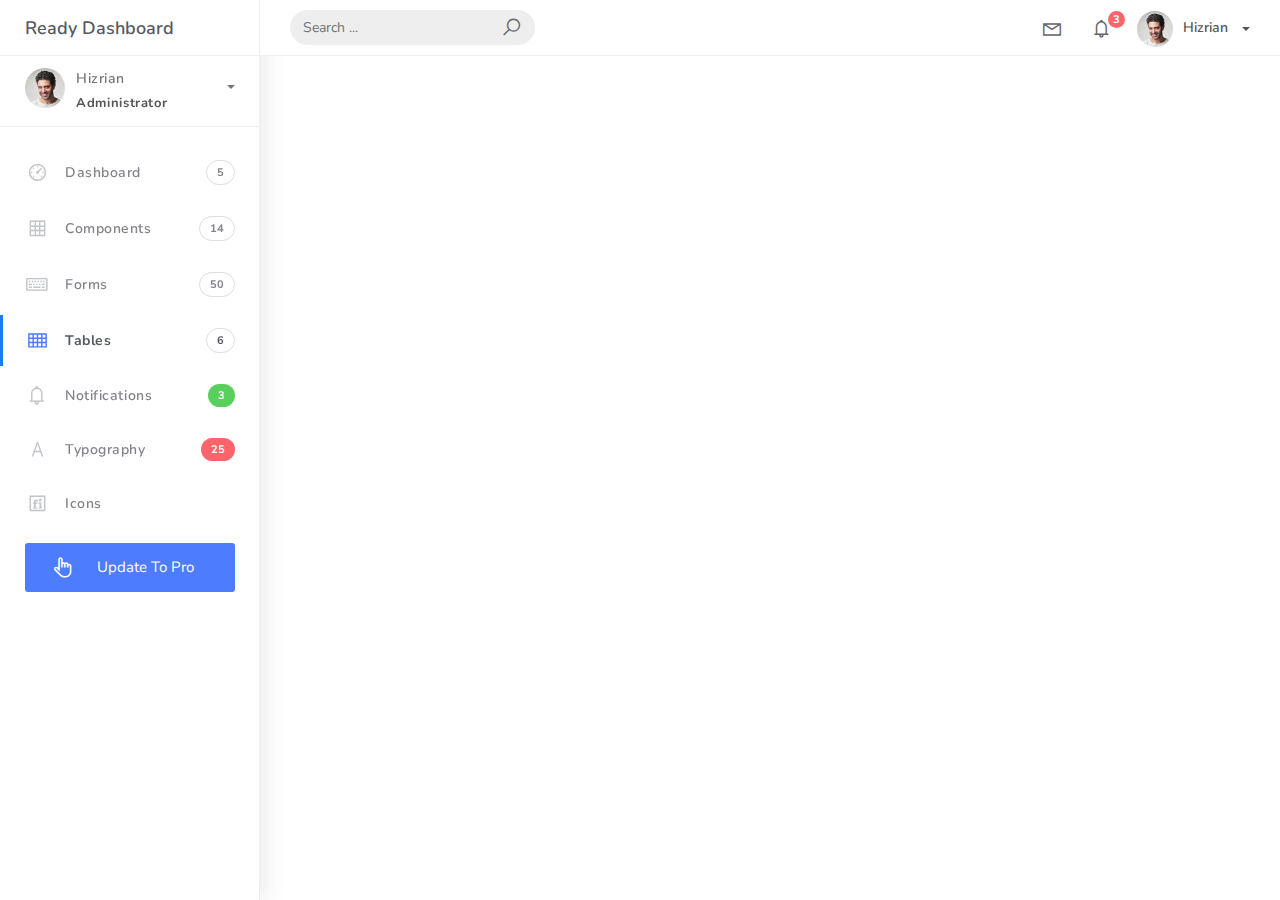
<file: wwwroot/Ready-Bootstrap-Dashboard-master/tables.html>
<!DOCTYPE html>
<html>
<head>
	<meta http-equiv="X-UA-Compatible" content="IE=edge,chrome=1" />
	<title>Tables - Ready Bootstrap Dashboard</title>
	<meta content='width=device-width, initial-scale=1.0, maximum-scale=1.0, user-scalable=0, shrink-to-fit=no' name='viewport' />
	<link rel="stylesheet" href="assets/css/bootstrap.min.css">
	<link rel="stylesheet" href="https://fonts.googleapis.com/css?family=Nunito:200,200i,300,300i,400,400i,600,600i,700,700i,800,800i,900,900i">
	<link rel="stylesheet" href="assets/css/ready.css">
	<link rel="stylesheet" href="assets/css/demo.css">
</head>
<body>
	<div class="wrapper">
		<div class="main-header">
			<div class="logo-header">
				<a href="index.html" class="logo">
					Ready Dashboard
				</a>
				<button class="navbar-toggler sidenav-toggler ml-auto" type="button" data-toggle="collapse" data-target="collapse" aria-controls="sidebar" aria-expanded="false" aria-label="Toggle navigation">
					<span class="navbar-toggler-icon"></span>
				</button>
				<button class="topbar-toggler more"><i class="la la-ellipsis-v"></i></button>
			</div>
			<nav class="navbar navbar-header navbar-expand-lg">
				<div class="container-fluid">
					
					<form class="navbar-left navbar-form nav-search mr-md-3" action="">
						<div class="input-group">
							<input type="text" placeholder="Search ..." class="form-control">
							<div class="input-group-append">
								<span class="input-group-text">
									<i class="la la-search search-icon"></i>
								</span>
							</div>
						</div>
					</form>
					<ul class="navbar-nav topbar-nav ml-md-auto align-items-center">
						<li class="nav-item dropdown hidden-caret">
							<a class="nav-link dropdown-toggle" href="#" id="navbarDropdown" role="button" data-toggle="dropdown" aria-haspopup="true" aria-expanded="false">
								<i class="la la-envelope"></i>
							</a>
							<div class="dropdown-menu" aria-labelledby="navbarDropdown">
								<a class="dropdown-item" href="#">Action</a>
								<a class="dropdown-item" href="#">Another action</a>
								<div class="dropdown-divider"></div>
								<a class="dropdown-item" href="#">Something else here</a>
							</div>
						</li>
						<li class="nav-item dropdown hidden-caret">
							<a class="nav-link dropdown-toggle" href="#" id="navbarDropdown" role="button" data-toggle="dropdown" aria-haspopup="true" aria-expanded="false">
								<i class="la la-bell"></i>
								<span class="notification">3</span>
							</a>
							<ul class="dropdown-menu notif-box" aria-labelledby="navbarDropdown">
								<li>
									<div class="dropdown-title">You have 4 new notification</div>
								</li>
								<li>
									<div class="notif-center">
										<a href="#">
											<div class="notif-icon notif-primary"> <i class="la la-user-plus"></i> </div>
											<div class="notif-content">
												<span class="block">
													New user registered
												</span>
												<span class="time">5 minutes ago</span> 
											</div>
										</a>
										<a href="#">
											<div class="notif-icon notif-success"> <i class="la la-comment"></i> </div>
											<div class="notif-content">
												<span class="block">
													Rahmad commented on Admin
												</span>
												<span class="time">12 minutes ago</span> 
											</div>
										</a>
										<a href="#">
											<div class="notif-img"> 
												<img src="assets/img/profile2.jpg" alt="Img Profile">
											</div>
											<div class="notif-content">
												<span class="block">
													Reza send messages to you
												</span>
												<span class="time">12 minutes ago</span> 
											</div>
										</a>
										<a href="#">
											<div class="notif-icon notif-danger"> <i class="la la-heart"></i> </div>
											<div class="notif-content">
												<span class="block">
													Farrah liked Admin
												</span>
												<span class="time">17 minutes ago</span> 
											</div>
										</a>
									</div>
								</li>
								<li>
									<a class="see-all" href="javascript:void(0);"> <strong>See all notifications</strong> <i class="la la-angle-right"></i> </a>
								</li>
							</ul>
						</li>
						<li class="nav-item dropdown">
							<a class="dropdown-toggle profile-pic" data-toggle="dropdown" href="#" aria-expanded="false"> <img src="assets/img/profile.jpg" alt="user-img" width="36" class="img-circle"><span >Hizrian</span></span> </a>
							<ul class="dropdown-menu dropdown-user">
								<li>
									<div class="user-box">
										<div class="u-img"><img src="assets/img/profile.jpg" alt="user"></div>
										<div class="u-text">
											<h4>Hizrian</h4>
											<p class="text-muted">hello@themekita.com</p><a href="profile.html" class="btn btn-rounded btn-danger btn-sm">View Profile</a></div>
										</div>
									</li>
									<div class="dropdown-divider"></div>
									<a class="dropdown-item" href="#"><i class="ti-user"></i> My Profile</a>
									<a class="dropdown-item" href="#"></i> My Balance</a>
									<a class="dropdown-item" href="#"><i class="ti-email"></i> Inbox</a>
									<div class="dropdown-divider"></div>
									<a class="dropdown-item" href="#"><i class="ti-settings"></i> Account Setting</a>
									<div class="dropdown-divider"></div>
									<a class="dropdown-item" href="#"><i class="fa fa-power-off"></i> Logout</a>
								</ul>
								<!-- /.dropdown-user -->
							</li>
						</ul>
					</div>
				</nav>
			</div>
			<div class="sidebar">
				<div class="scrollbar-inner sidebar-wrapper">
					<div class="user">
						<div class="photo">
							<img src="assets/img/profile.jpg">
						</div>
						<div class="info">
							<a class="" data-toggle="collapse" href="#collapseExample" aria-expanded="true">
								<span>
									Hizrian
									<span class="user-level">Administrator</span>
									<span class="caret"></span>
								</span>
							</a>
							<div class="clearfix"></div>

							<div class="collapse in" id="collapseExample" aria-expanded="true" style="">
								<ul class="nav">
									<li>
										<a href="#profile">
											<span class="link-collapse">My Profile</span>
										</a>
									</li>
									<li>
										<a href="#edit">
											<span class="link-collapse">Edit Profile</span>
										</a>
									</li>
									<li>
										<a href="#settings">
											<span class="link-collapse">Settings</span>
										</a>
									</li>
								</ul>
							</div>
						</div>
					</div>
					<ul class="nav">
						<li class="nav-item">
							<a href="index.html">
								<i class="la la-dashboard"></i>
								<p>Dashboard</p>
								<span class="badge badge-count">5</span>
							</a>
						</li>
						<li class="nav-item">
							<a href="components.html">
								<i class="la la-table"></i>
								<p>Components</p>
								<span class="badge badge-count">14</span>
							</a>
						</li>
						<li class="nav-item">
							<a href="forms.html">
								<i class="la la-keyboard-o"></i>
								<p>Forms</p>
								<span class="badge badge-count">50</span>
							</a>
						</li>
						<li class="nav-item active">
							<a href="tables.html">
								<i class="la la-th"></i>
								<p>Tables</p>
								<span class="badge badge-count">6</span>
							</a>
						</li>
						<li class="nav-item">
							<a href="notifications.html">
								<i class="la la-bell"></i>
								<p>Notifications</p>
								<span class="badge badge-success">3</span>
							</a>
						</li>
						<li class="nav-item">
							<a href="typography.html">
								<i class="la la-font"></i>
								<p>Typography</p>
								<span class="badge badge-danger">25</span>
							</a>
						</li>
						<li class="nav-item">
							<a href="icons.html">
								<i class="la la-fonticons"></i>
								<p>Icons</p>
							</a>
						</li>
						<li class="nav-item update-pro">
							<button  data-toggle="modal" data-target="#modalUpdate">
								<i class="la la-hand-pointer-o"></i>
								<p>Update To Pro</p>
							</button>
						</li>
					</ul>
				</div>
			</div>
		
		</div>
	</div>
</div>
<!-- Modal -->
<div class="modal fade" id="modalUpdate" tabindex="-1" role="dialog" aria-labelledby="modalUpdatePro" aria-hidden="true">
	<div class="modal-dialog modal-dialog-centered" role="document">
		<div class="modal-content">
			<div class="modal-header bg-primary">
				<h6 class="modal-title"><i class="la la-frown-o"></i> Under Development</h6>
				<button type="button" class="close" data-dismiss="modal" aria-label="Close">
					<span aria-hidden="true">&times;</span>
				</button>
			</div>
			<div class="modal-body text-center">									
				<p>Currently the pro version of the <b>Ready Dashboard</b> Bootstrap is in progress development</p>
				<p>
				<b>We'll let you know when it's done</b></p>
			</div>
			<div class="modal-footer">
				<button type="button" class="btn btn-secondary" data-dismiss="modal">Close</button>
			</div>
		</div>
	</div>
</div>
</body>
<script src="assets/js/core/jquery.3.2.1.min.js"></script>
<script src="assets/js/plugin/jquery-ui-1.12.1.custom/jquery-ui.min.js"></script>
<script src="assets/js/core/popper.min.js"></script>
<script src="assets/js/core/bootstrap.min.js"></script>
<script src="assets/js/plugin/chartist/chartist.min.js"></script>
<script src="assets/js/plugin/chartist/plugin/chartist-plugin-tooltip.min.js"></script>
<script src="assets/js/plugin/bootstrap-notify/bootstrap-notify.min.js"></script>
<script src="assets/js/plugin/bootstrap-toggle/bootstrap-toggle.min.js"></script>
<script src="assets/js/plugin/jquery-mapael/jquery.mapael.min.js"></script>
<script src="assets/js/plugin/jquery-mapael/maps/world_countries.min.js"></script>
<script src="assets/js/plugin/chart-circle/circles.min.js"></script>
<script src="assets/js/plugin/jquery-scrollbar/jquery.scrollbar.min.js"></script>
<script src="assets/js/ready.min.js"></script>
<script>
	$('#displayNotif').on('click', function(){
		var placementFrom = $('#notify_placement_from option:selected').val();
		var placementAlign = $('#notify_placement_align option:selected').val();
		var state = $('#notify_state option:selected').val();
		var style = $('#notify_style option:selected').val();
		var content = {};

		content.message = 'Turning standard Bootstrap alerts into "notify" like notifications';
		content.title = 'Bootstrap notify';
		if (style == "withicon") {
			content.icon = 'la la-bell';
		} else {
			content.icon = 'none';
		}
		content.url = 'index.html';
		content.target = '_blank';

		$.notify(content,{
			type: state,
			placement: {
				from: placementFrom,
				align: placementAlign
			},
			time: 1000,
		});
	});
</script>
</html>
</file>
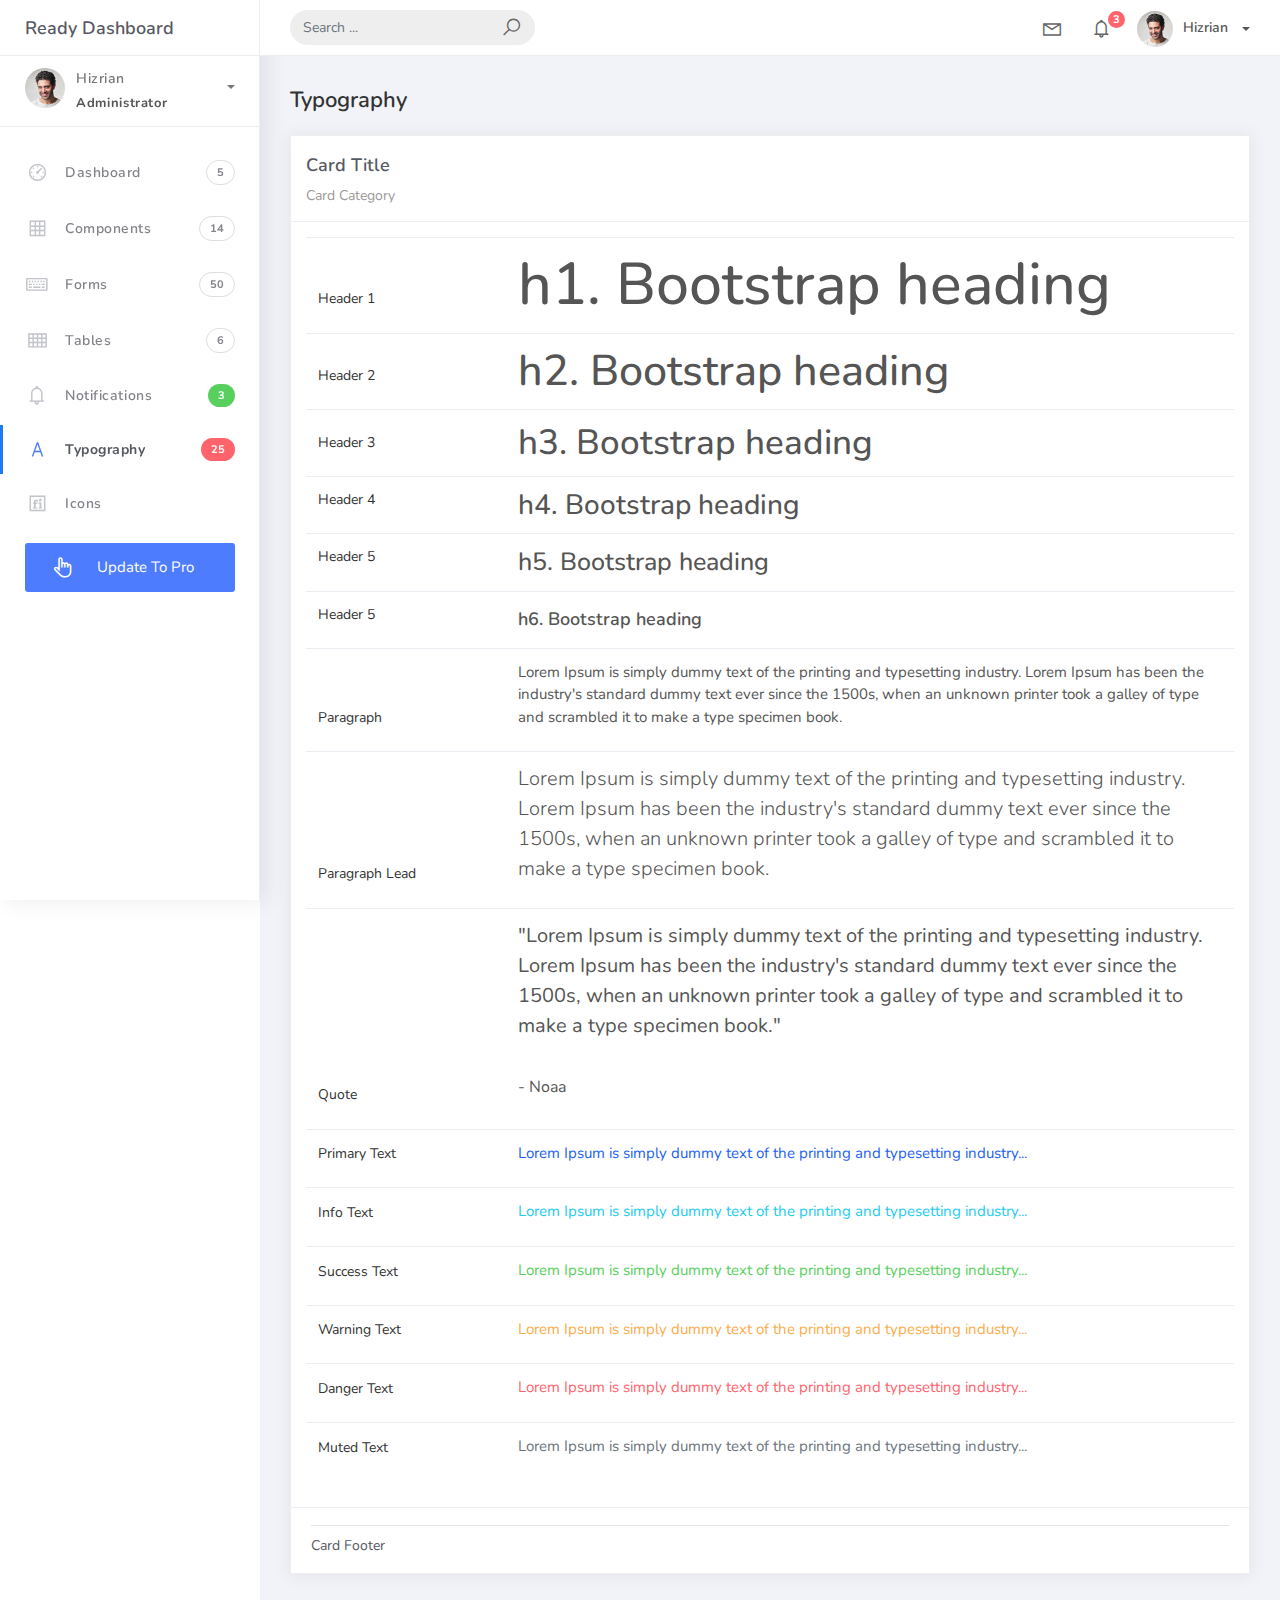
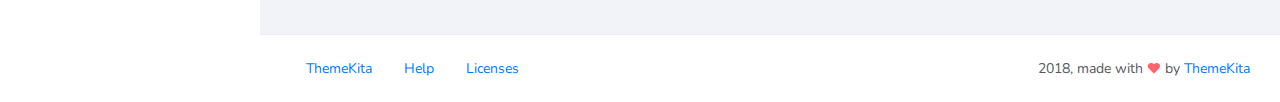
<file: wwwroot/Ready-Bootstrap-Dashboard-master/typography.html>
<!DOCTYPE html>
<html>
<head>
	<meta http-equiv="X-UA-Compatible" content="IE=edge,chrome=1" />
	<title>Typography - Ready Bootstrap Dashboard</title>
	<meta content='width=device-width, initial-scale=1.0, maximum-scale=1.0, user-scalable=0, shrink-to-fit=no' name='viewport' />
	<link rel="stylesheet" href="assets/css/bootstrap.min.css">
	<link rel="stylesheet" href="https://fonts.googleapis.com/css?family=Nunito:200,200i,300,300i,400,400i,600,600i,700,700i,800,800i,900,900i">
	<link rel="stylesheet" href="assets/css/ready.css">
	<link rel="stylesheet" href="assets/css/demo.css">
</head>
<body>
	<div class="wrapper">
		<div class="main-header">
			<div class="logo-header">
				<a href="index.html" class="logo">
					Ready Dashboard
				</a>
				<button class="navbar-toggler sidenav-toggler ml-auto" type="button" data-toggle="collapse" data-target="collapse" aria-controls="sidebar" aria-expanded="false" aria-label="Toggle navigation">
					<span class="navbar-toggler-icon"></span>
				</button>
				<button class="topbar-toggler more"><i class="la la-ellipsis-v"></i></button>
			</div>
			<nav class="navbar navbar-header navbar-expand-lg">
				<div class="container-fluid">
					
					<form class="navbar-left navbar-form nav-search mr-md-3" action="">
						<div class="input-group">
							<input type="text" placeholder="Search ..." class="form-control">
							<div class="input-group-append">
								<span class="input-group-text">
									<i class="la la-search search-icon"></i>
								</span>
							</div>
						</div>
					</form>
					<ul class="navbar-nav topbar-nav ml-md-auto align-items-center">
						<li class="nav-item dropdown hidden-caret">
							<a class="nav-link dropdown-toggle" href="#" id="navbarDropdown" role="button" data-toggle="dropdown" aria-haspopup="true" aria-expanded="false">
								<i class="la la-envelope"></i>
							</a>
							<div class="dropdown-menu" aria-labelledby="navbarDropdown">
								<a class="dropdown-item" href="#">Action</a>
								<a class="dropdown-item" href="#">Another action</a>
								<div class="dropdown-divider"></div>
								<a class="dropdown-item" href="#">Something else here</a>
							</div>
						</li>
						<li class="nav-item dropdown hidden-caret">
							<a class="nav-link dropdown-toggle" href="#" id="navbarDropdown" role="button" data-toggle="dropdown" aria-haspopup="true" aria-expanded="false">
								<i class="la la-bell"></i>
								<span class="notification">3</span>
							</a>
							<ul class="dropdown-menu notif-box" aria-labelledby="navbarDropdown">
								<li>
									<div class="dropdown-title">You have 4 new notification</div>
								</li>
								<li>
									<div class="notif-center">
										<a href="#">
											<div class="notif-icon notif-primary"> <i class="la la-user-plus"></i> </div>
											<div class="notif-content">
												<span class="block">
													New user registered
												</span>
												<span class="time">5 minutes ago</span> 
											</div>
										</a>
										<a href="#">
											<div class="notif-icon notif-success"> <i class="la la-comment"></i> </div>
											<div class="notif-content">
												<span class="block">
													Rahmad commented on Admin
												</span>
												<span class="time">12 minutes ago</span> 
											</div>
										</a>
										<a href="#">
											<div class="notif-img"> 
												<img src="assets/img/profile2.jpg" alt="Img Profile">
											</div>
											<div class="notif-content">
												<span class="block">
													Reza send messages to you
												</span>
												<span class="time">12 minutes ago</span> 
											</div>
										</a>
										<a href="#">
											<div class="notif-icon notif-danger"> <i class="la la-heart"></i> </div>
											<div class="notif-content">
												<span class="block">
													Farrah liked Admin
												</span>
												<span class="time">17 minutes ago</span> 
											</div>
										</a>
									</div>
								</li>
								<li>
									<a class="see-all" href="javascript:void(0);"> <strong>See all notifications</strong> <i class="la la-angle-right"></i> </a>
								</li>
							</ul>
						</li>
						<li class="nav-item dropdown">
							<a class="dropdown-toggle profile-pic" data-toggle="dropdown" href="#" aria-expanded="false"> <img src="assets/img/profile.jpg" alt="user-img" width="36" class="img-circle"><span >Hizrian</span></span> </a>
							<ul class="dropdown-menu dropdown-user">
								<li>
									<div class="user-box">
										<div class="u-img"><img src="assets/img/profile.jpg" alt="user"></div>
										<div class="u-text">
											<h4>Hizrian</h4>
											<p class="text-muted">hello@themekita.com</p><a href="profile.html" class="btn btn-rounded btn-danger btn-sm">View Profile</a></div>
										</div>
									</li>
									<div class="dropdown-divider"></div>
									<a class="dropdown-item" href="#"><i class="ti-user"></i> My Profile</a>
									<a class="dropdown-item" href="#"></i> My Balance</a>
									<a class="dropdown-item" href="#"><i class="ti-email"></i> Inbox</a>
									<div class="dropdown-divider"></div>
									<a class="dropdown-item" href="#"><i class="ti-settings"></i> Account Setting</a>
									<div class="dropdown-divider"></div>
									<a class="dropdown-item" href="#"><i class="fa fa-power-off"></i> Logout</a>
								</ul>
								<!-- /.dropdown-user -->
							</li>
						</ul>
					</div>
				</nav>
			</div>
			<div class="sidebar">
				<div class="scrollbar-inner sidebar-wrapper">
					<div class="user">
						<div class="photo">
							<img src="assets/img/profile.jpg">
						</div>
						<div class="info">
							<a class="" data-toggle="collapse" href="#collapseExample" aria-expanded="true">
								<span>
									Hizrian
									<span class="user-level">Administrator</span>
									<span class="caret"></span>
								</span>
							</a>
							<div class="clearfix"></div>

							<div class="collapse in" id="collapseExample" aria-expanded="true" style="">
								<ul class="nav">
									<li>
										<a href="#profile">
											<span class="link-collapse">My Profile</span>
										</a>
									</li>
									<li>
										<a href="#edit">
											<span class="link-collapse">Edit Profile</span>
										</a>
									</li>
									<li>
										<a href="#settings">
											<span class="link-collapse">Settings</span>
										</a>
									</li>
								</ul>
							</div>
						</div>
					</div>
					<ul class="nav">
						<li class="nav-item">
							<a href="index.html">
								<i class="la la-dashboard"></i>
								<p>Dashboard</p>
								<span class="badge badge-count">5</span>
							</a>
						</li>
						<li class="nav-item">
							<a href="components.html">
								<i class="la la-table"></i>
								<p>Components</p>
								<span class="badge badge-count">14</span>
							</a>
						</li>
						<li class="nav-item">
							<a href="forms.html">
								<i class="la la-keyboard-o"></i>
								<p>Forms</p>
								<span class="badge badge-count">50</span>
							</a>
						</li>
						<li class="nav-item">
							<a href="tables.html">
								<i class="la la-th"></i>
								<p>Tables</p>
								<span class="badge badge-count">6</span>
							</a>
						</li>
						<li class="nav-item">
							<a href="notifications.html">
								<i class="la la-bell"></i>
								<p>Notifications</p>
								<span class="badge badge-success">3</span>
							</a>
						</li>
						<li class="nav-item active">
							<a href="typography.html">
								<i class="la la-font"></i>
								<p>Typography</p>
								<span class="badge badge-danger">25</span>
							</a>
						</li>
						<li class="nav-item">
							<a href="icons.html">
								<i class="la la-fonticons"></i>
								<p>Icons</p>
							</a>
						</li>
						<li class="nav-item update-pro">
							<button  data-toggle="modal" data-target="#modalUpdate">
								<i class="la la-hand-pointer-o"></i>
								<p>Update To Pro</p>
							</button>
						</li>
					</ul>
				</div>
			</div>
			<div class="main-panel">
				<div class="content">
					<div class="container-fluid">
						<h4 class="page-title">Typography</h4>
						<div class="row">
							<div class="col-md-12">
								<div class="card">
									<div class="card-header">
										<div class="card-title">Card Title</div>
										<div class="card-category">Card Category</div>
									</div>
									<div class="card-body">
										<table class="table table-typo">
											<tbody>
												<tr>
													<td>
														<p>Header 1</p>

													</td>
													<td><span class="h1">h1. Bootstrap heading</span></td>
												</tr>
												<tr>
													<td>
														<p>Header 2</p>

													</td>
													<td><span class="h2">h2. Bootstrap heading</span></td>
												</tr>
												<tr>
													<td>
														<p>Header 3</p>

													</td>
													<td><span class="h3">h3. Bootstrap heading</span></td>
												</tr>
												<tr>
													<td>
														<p>Header 4</p>

													</td>
													<td><span class="h4">h4. Bootstrap heading</span></td>
												</tr>
												<tr>
													<td>
														<p>Header 5</p>

													</td>
													<td><span class="h5">h5. Bootstrap heading</span></td>
												</tr>
												<tr>
													<td>
														<p>Header 5</p>

													</td>
													<td><span class="h6">h6. Bootstrap heading</span></td>
												</tr>
												<tr>
													<td>
														<p>Paragraph</p>

													</td>
													<td><p>Lorem Ipsum is simply dummy text of the printing and typesetting industry. Lorem Ipsum has been the industry's standard dummy text ever since the 1500s, when an unknown printer took a galley of type and scrambled it to make a type specimen book.</p></span></td>
												</tr>
												<tr>
													<td>
														<p>Paragraph Lead</p>

													</td>
													<td><p class="lead">Lorem Ipsum is simply dummy text of the printing and typesetting industry. Lorem Ipsum has been the industry's standard dummy text ever since the 1500s, when an unknown printer took a galley of type and scrambled it to make a type specimen book.</p></td>
												</tr>
												<tr>
													<td>
														<p>Quote</p>

													</td>
													<td><blockquote>
														<p class="blockquote blockquote-primary">
															"Lorem Ipsum is simply dummy text of the printing and typesetting industry. Lorem Ipsum has been the industry's standard dummy text ever since the 1500s, when an unknown printer took a galley of type and scrambled it to make a type specimen book."
															<br>
															<br>
															<small>
																- Noaa
															</small>
														</p>
													</blockquote></td>
												</tr>
												<tr>
													<td>
														<p>Primary Text</p>

													</td>
													<td><p class="text-primary">Lorem Ipsum is simply dummy text of the printing and typesetting industry...</p></span></td>
												</tr>
												<tr>
													<td>
														<p>Info Text</p>

													</td>
													<td><p class="text-info">Lorem Ipsum is simply dummy text of the printing and typesetting industry...</p></span></td>
												</tr>
												<tr>
													<td>
														<p>Success Text</p>

													</td>
													<td><p class="text-success">Lorem Ipsum is simply dummy text of the printing and typesetting industry...</p></span></td>
												</tr>
												<tr>
													<td>
														<p>Warning Text</p>

													</td>
													<td><p class="text-warning">Lorem Ipsum is simply dummy text of the printing and typesetting industry...</p></span></td>
												</tr>
												<tr>
													<td>
														<p>Danger Text</p>

													</td>
													<td><p class="text-danger">Lorem Ipsum is simply dummy text of the printing and typesetting industry...</p></span></td>
												</tr>
												<tr>
													<td>
														<p>Muted Text</p>

													</td>
													<td><p class="text-muted">Lorem Ipsum is simply dummy text of the printing and typesetting industry...</p></span></td>
												</tr>
											</tbody>
										</table>
									</div>
									<div class="card-footer">
										<hr>
										Card Footer
									</div>
								</div>
							</div>
						</div>
					</div>
				</div>
				<footer class="footer">
					<div class="container-fluid">
						<nav class="pull-left">
							<ul class="nav">
								<li class="nav-item">
									<a class="nav-link" href="http://www.themekita.com">
										ThemeKita
									</a>
								</li>
								<li class="nav-item">
									<a class="nav-link" href="#">
										Help
									</a>
								</li>
								<li class="nav-item">
									<a class="nav-link" href="https://themewagon.com/license/#free-item">
										Licenses
									</a>
								</li>
							</ul>
						</nav>
						<div class="copyright ml-auto">
							2018, made with <i class="la la-heart heart text-danger"></i> by <a href="http://www.themekita.com">ThemeKita</a>
						</div>				
					</div>
				</footer>
			</div>
		</div>
	</div>
	<!-- Modal -->
	<div class="modal fade" id="modalUpdate" tabindex="-1" role="dialog" aria-labelledby="modalUpdatePro" aria-hidden="true">
		<div class="modal-dialog modal-dialog-centered" role="document">
			<div class="modal-content">
				<div class="modal-header bg-primary">
					<h6 class="modal-title"><i class="la la-frown-o"></i> Under Development</h6>
					<button type="button" class="close" data-dismiss="modal" aria-label="Close">
						<span aria-hidden="true">&times;</span>
					</button>
				</div>
				<div class="modal-body text-center">									
					<p>Currently the pro version of the <b>Ready Dashboard</b> Bootstrap is in progress development</p>
					<p>
					<b>We'll let you know when it's done</b></p>
				</div>
				<div class="modal-footer">
					<button type="button" class="btn btn-secondary" data-dismiss="modal">Close</button>
				</div>
			</div>
		</div>
	</div>
</body>
<script src="assets/js/core/jquery.3.2.1.min.js"></script>
<script src="assets/js/plugin/jquery-ui-1.12.1.custom/jquery-ui.min.js"></script>
<script src="assets/js/core/popper.min.js"></script>
<script src="assets/js/core/bootstrap.min.js"></script>
<script src="assets/js/plugin/chartist/chartist.min.js"></script>
<script src="assets/js/plugin/chartist/plugin/chartist-plugin-tooltip.min.js"></script>
<script src="assets/js/plugin/bootstrap-notify/bootstrap-notify.min.js"></script>
<script src="assets/js/plugin/bootstrap-toggle/bootstrap-toggle.min.js"></script>
<script src="assets/js/plugin/jquery-mapael/jquery.mapael.min.js"></script>
<script src="assets/js/plugin/jquery-mapael/maps/world_countries.min.js"></script>
<script src="assets/js/plugin/chart-circle/circles.min.js"></script>
<script src="assets/js/plugin/jquery-scrollbar/jquery.scrollbar.min.js"></script>
<script src="assets/js/ready.min.js"></script>
</html>
</file>
<file: wwwroot/hola-master/css/base.css>
/* =================================================================== 
 *
 *  Hola v1.0 Base Stylesheet
 *  10-02-2017
 *  ------------------------------------------------------------------
 *
 *  TOC:
 *  # Normalize
 *  # Basic/base setup styles
 *      ## Media
 *      ## Typography resets
 *      ## links
 *      ## inputs
 *  # grid
 *      ## medium size devices
 *      ## tablets
 *      ## mobile devices
 *      ## small mobile devices
 *  # block grids
 *      ## medium size devices
 *      ## tablets
 *      ## mobile devices
 *      ## small mobile devices
 *  # MISC
 *
 * =================================================================== */


/* ===================================================================
 * # normalize
 * normalize.css v5.0.0 | MIT License | 
 * github.com/necolas/normalize.css
 *
 * ------------------------------------------------------------------- */

html {
    font-family: sans-serif;
    line-height: 1.15;
    -ms-text-size-adjust: 100%;
    -webkit-text-size-adjust: 100%;
}

body {
    margin: 0;
}

article, aside, footer, header, nav, section {
    display: block;
}

h1 {
    font-size: 2em;
    margin: 0.67em 0;
}

figcaption, figure, main {
    display: block;
}

figure {
    margin: 1em 40px;
}

hr {
    box-sizing: content-box;
    height: 0;
    overflow: visible;
}

pre {
    font-family: monospace, monospace;
    font-size: 1em;
}

a {
    background-color: transparent;
    -webkit-text-decoration-skip: objects;
}

a:active, a:hover {
    outline-width: 0;
}

abbr[title] {
    border-bottom: none;
    text-decoration: underline;
    text-decoration: underline dotted;
}

b, strong {
    font-weight: inherit;
}

b, strong {
    font-weight: bolder;
}

code, kbd, samp {
    font-family: monospace, monospace;
    font-size: 1em;
}

dfn {
    font-style: italic;
}

mark {
    background-color: #ff0;
    color: #000;
}

small {
    font-size: 80%;
}

sub, sup {
    font-size: 75%;
    line-height: 0;
    position: relative;
    vertical-align: baseline;
}

sub {
    bottom: -0.25em;
}

sup {
    top: -0.5em;
}

audio, video {
    display: inline-block;
}

audio:not([controls]) {
    display: none;
    height: 0;
}

img {
    border-style: none;
}

svg:not(:root) {
    overflow: hidden;
}

button, input, optgroup, select, textarea {
    font-family: sans-serif;
    font-size: 100%;
    line-height: 1.15;
    margin: 0;
}

button, input {
    overflow: visible;
}

button, select {
    text-transform: none;
}

button, html [type="button"], [type="reset"], [type="submit"] {
    -webkit-appearance: button;
}

button::-moz-focus-inner, [type="button"]::-moz-focus-inner, [type="reset"]::-moz-focus-inner, [type="submit"]::-moz-focus-inner {
    border-style: none;
    padding: 0;
}

button:-moz-focusring, [type="button"]:-moz-focusring, [type="reset"]:-moz-focusring, [type="submit"]:-moz-focusring {
    outline: 1px dotted ButtonText;
}

fieldset {
    border: 1px solid #c0c0c0;
    margin: 0 2px;
    padding: 0.35em 0.625em 0.75em;
}

legend {
    box-sizing: border-box;
    color: inherit;
    display: table;
    max-width: 100%;
    padding: 0;
    white-space: normal;
}

progress {
    display: inline-block;
    vertical-align: baseline;
}

textarea {
    overflow: auto;
}

[type="checkbox"], [type="radio"] {
    box-sizing: border-box;
    padding: 0;
}

[type="number"]::-webkit-inner-spin-button, [type="number"]::-webkit-outer-spin-button {
    height: auto;
}

[type="search"] {
    -webkit-appearance: textfield;
    outline-offset: -2px;
}

[type="search"]::-webkit-search-cancel-button, [type="search"]::-webkit-search-decoration {
    -webkit-appearance: none;
}

::-webkit-file-upload-button {
    -webkit-appearance: button;
    font: inherit;
}

details, menu {
    display: block;
}

summary {
    display: list-item;
}

canvas {
    display: inline-block;
}

template {
    display: none;
}

[hidden] {
    display: none;
}


/* ===================================================================
 * # basic/base setup styles - (_basic.scss)
 *
 * ------------------------------------------------------------------- */

html {
    font-size: 62.5%;
    box-sizing: border-box;
}

*, *::before, *::after {
    box-sizing: inherit;
}

body {
    font-weight: normal;
    line-height: 1;
    word-wrap: break-word;
    text-rendering: optimizeLegibility;
    -webkit-overflow-scrolling: touch;
    -webkit-text-size-adjust: none;
}

body, input, button {
    -moz-osx-font-smoothing: grayscale;
    -webkit-font-smoothing: antialiased;
}


/* ------------------------------------------------------------------- 
 * ## Media - (_basic.scss)
 * ------------------------------------------------------------------- */

img, video {
    max-width: 100%;
    height: auto;
}


/* ------------------------------------------------------------------- 
 * ## Typography resets - (_basic.scss)
 * ------------------------------------------------------------------- */

div, dl, dt, dd, ul, ol, li, h1, h2, h3, h4, h5, h6, pre, form, p, blockquote, th, td {
    margin: 0;
    padding: 0;
}

h1, h2, h3, h4, h5, h6 {
    -webkit-font-smoothing: auto;
    -webkit-font-smoothing: antialiased;
    -webkit-font-variant-ligatures: common-ligatures;
    -moz-font-variant-ligatures: common-ligatures;
    font-variant-ligatures: common-ligatures;
    text-rendering: optimizeLegibility;
}

em, i {
    font-style: italic;
    line-height: inherit;
}

strong, b {
    font-weight: bold;
    line-height: inherit;
}

small {
    font-size: 60%;
    line-height: inherit;
}

ol, ul {
    list-style: none;
}

li {
    display: block;
}


/* ------------------------------------------------------------------- 
 * ## links - (_basic.scss)
 * ------------------------------------------------------------------- */

a {
    text-decoration: none;
    line-height: inherit;
}

a img {
    border: none;
}


/* ------------------------------------------------------------------- 
 * ## inputs - (_basic.scss)
 * ------------------------------------------------------------------- */

fieldset {
    margin: 0;
    padding: 0;
}

input[type="email"], 
input[type="number"], 
input[type="search"], 
input[type="text"], 
input[type="tel"], 
input[type="url"], 
input[type="password"], textarea {
    -webkit-appearance: none;
    -moz-appearance: none;
    -ms-appearance: none;
    -o-appearance: none;
    appearance: none;
}


/* ===================================================================
 * # grid - (_grid.scss)
 *
 * ------------------------------------------------------------------- */

.row {
    width: 94%;
    max-width: 1200px;
    margin: 0 auto;
}

.row:after {
    content: "";
    display: table;
    clear: both;
}

.row .row {
    width: auto;
    max-width: none;
    margin-left: -20px;
    margin-right: -20px;
}


/* column blocks
 * -------------------------------------- */

[class*="col-"] {
    float: left;
}

[class*="col-"] + [class*="col-"].end {
    float: right;
}

[class*="col-"] {
    padding: 0 20px;
}


/* column width classes 
 * -------------------------------------- */

.col-one {
    width: 8.33333%;
}

.col-two, .col-1-6 {
    width: 16.66667%;
}

.col-three, .col-1-4 {
    width: 25%;
}

.col-four, .col-1-3 {
    width: 33.33333%;
}

.col-five {
    width: 41.66667%;
}

.col-six, .col-1-2 {
    width: 50%;
}

.col-seven {
    width: 58.33333%;
}

.col-eight, .col-2-3 {
    width: 66.66667%;
}

.col-nine, .col-3-4 {
    width: 75%;
}

.col-ten, .col-5-6 {
    width: 83.33333%;
}

.col-eleven {
    width: 91.66667%;
}

.col-twelve, .col-full {
    width: 100%;
}


/* ------------------------------------------------------------------- 
 * ## medium size devices - (_grid.scss)
 * ------------------------------------------------------------------- */

@media only screen and (max-width: 1200px) {
    .row .row {
        margin-left: -15px;
        margin-right: -15px;
    }
    [class*="col-"] {
        padding: 0 15px;
    }
    .md-two, .md-1-6 {
        width: 16.66667%;
    }
    .md-one {
        width: 8.33333%;
    }
    .md-three, .md-1-4 {
        width: 25%;
    }
    .md-four, .md-1-3 {
        width: 33.33333%;
    }
    .md-five {
        width: 41.66667%;
    }
    .md-six, .md-1-2 {
        width: 50%;
    }
    .md-seven {
        width: 58.33333%;
    }
    .md-eight, .md-2-3 {
        width: 66.66667%;
    }
    .md-nine, .md-3-4 {
        width: 75%;
    }
    .md-ten, .md-5-6 {
        width: 83.33333%;
    }
    .md-eleven {
        width: 91.66667%;
    }
    .md-twelve, .md-full {
        width: 100%;
    }
}


/* ------------------------------------------------------------------- 
 * ## tablets - (_grid.scss)
 * ------------------------------------------------------------------- */

@media only screen and (max-width: 800px) {
    .row {
        width: 90%;
    }
    .tab-1-4 {
        width: 25%;
    }
    .tab-1-3 {
        width: 33.33333%;
    }
    .tab-1-2 {
        width: 50%;
    }
    .tab-2-3 {
        width: 66.66667%;
    }
    .tab-3-4 {
        width: 75%;
    }
    .tab-full {
        width: 100%;
    }
}


/* ------------------------------------------------------------------- 
 * ## mobile devices - (_grid.scss)
 * ------------------------------------------------------------------- */

@media only screen and (max-width: 600px) {
    .row {
        width: auto;
        padding-left: 25px;
        padding-right: 25px;
    }
    .row .row {
        margin-left: -10px;
        margin-right: -10px;
    }
    [class*="col-"] {
        padding: 0 10px;
    }
    .mob-1-4 {
        width: 25%;
    }
    .mob-1-3 {
        width: 33.33333%;
    }
    .mob-1-2 {
        width: 50%;
    }
    .mob-2-3 {
        width: 66.66667%;
    }
    .mob-3-4 {
        width: 75%;
    }
    .mob-full {
        width: 100%;
    }
}


/* ------------------------------------------------------------------- 
 * ## small mobile devices - (_grid.scss) 
 * ------------------------------------------------------------------- */


/* stack columns on small mobile devices
 * ------------------------------------------------------------------- */

@media only screen and (max-width: 400px) {
    .row .row {
        padding-left: 0;
        padding-right: 0;
        margin-left: 0;
        margin-right: 0;
    }
    [class*="col-"] {
        width: 100% !important;
        float: none !important;
        clear: both !important;
        margin-left: 0;
        margin-right: 0;
        padding: 0;
    }
    [class*="col-"] + [class*="col-"].end {
        float: none;
    }
}


/* ===================================================================
 * # block grids - (_grid.scss)
 * ------------------------------------------------------------------- */


/*   Equally-sized columns define at row level
 * ------------------------------------------------------------------- */

[class*="block-"]:after {
    content: "";
    display: table;
    clear: both;
}

.block-1-6 .col-block {
    width: 16.66667%;
}

.block-1-5 .col-block {
    width: 20%;
}

.block-1-4 .col-block {
    width: 25%;
}

.block-1-3 .col-block {
    width: 33.33333%;
}

.block-1-2 .col-block {
    width: 50%;
}


/**
 * Clearing for block grid columns. Allow columns with 
 * different heights to align properly.
 */

.block-1-6 .col-block:nth-child(6n+1), 
.block-1-5 .col-block:nth-child(5n+1), 
.block-1-4 .col-block:nth-child(4n+1), 
.block-1-3 .col-block:nth-child(3n+1), 
.block-1-2 .col-block:nth-child(2n+1) {
    clear: both;
}


/* ------------------------------------------------------------------- 
 * ## medium size devices - (_grid.scss)
 * ------------------------------------------------------------------- */

@media only screen and (max-width: 1200px) {
    .block-m-1-6 .col-block {
        width: 16.66667%;
    }
    .block-m-1-5 .col-block {
        width: 20%;
    }
    .block-m-1-4 .col-block {
        width: 25%;
    }
    .block-m-1-3 .col-block {
        width: 33.33333%;
    }
    .block-m-1-2 .col-block {
        width: 50%;
    }
    .block-m-full .col-block {
        width: 100%;
        clear: both;
    }
    [class*="block-m-"] .bgrid:nth-child(n) {
        clear: none;
    }
    .block-m-1-6 .col-block:nth-child(6n+1), 
    .block-m-1-5 .col-block:nth-child(5n+1), 
    .block-m-1-4 .col-block:nth-child(4n+1), 
    .block-m-1-3 .col-block:nth-child(3n+1), 
    .block-m-1-2 .col-block:nth-child(2n+1) {
        clear: both;
    }
}


/* ------------------------------------------------------------------- 
 * ## tablets - (_grid.scss)
 * ------------------------------------------------------------------- */

@media only screen and (max-width: 800px) {
    .block-tab-1-6 .col-block {
        width: 16.66667%;
    }
    .block-tab-1-5 .col-block {
        width: 20%;
    }
    .block-tab-1-4 .col-block {
        width: 25%;
    }
    .block-tab-1-3 .col-block {
        width: 33.33333%;
    }
    .block-tab-1-2 .col-block {
        width: 50%;
    }
    .block-tab-full .col-block {
        width: 100%;
        clear: both;
    }
    [class*="block-tab-"] .bgrid:nth-child(n) {
        clear: none;
    }
    .block-tab-1-6 .col-block:nth-child(6n+1), 
    .block-tab-1-6 .col-block:nth-child(5n+1), 
    .block-tab-1-4 .col-block:nth-child(4n+1), 
    .block-tab-1-3 .col-block:nth-child(3n+1), 
    .block-tab-1-2 .col-block:nth-child(2n+1) {
        clear: both;
    }
}


/* ------------------------------------------------------------------- 
 * ## mobile devices - (_grid.scss)
 * ------------------------------------------------------------------- */

@media only screen and (max-width: 600px) {
    .block-mob-1-6 .col-block {
        width: 16.66667%;
    }
    .block-mob-1-5 .col-block {
        width: 20%;
    }
    .block-mob-1-4 .col-block {
        width: 25%;
    }
    .block-mob-1-3 .col-block {
        width: 33.33333%;
    }
    .block-mob-1-2 .col-block {
        width: 50%;
    }
    .block-mob-full .col-block {
        width: 100%;
        clear: both;
    }
    [class*="block-mob-"] .bgrid:nth-child(n) {
        clear: none;
    }
    .block-mob-1-6 .col-block:nth-child(6n+1), 
    .block-mob-1-5 .col-block:nth-child(5n+1), 
    .block-mob-1-4 .col-block:nth-child(4n+1), 
    .block-mob-1-3 .col-block:nth-child(3n+1), 
    .block-mob-1-2 .col-block:nth-child(2n+1) {
        clear: both;
    }
}


/* ------------------------------------------------------------------- 
 * ## small mobile devices - (_grid.scss) 
 * ------------------------------------------------------------------- */


/* stack columns on small mobile devices
 * ------------------------------------------------------------------- */

@media only screen and (max-width: 400px) {
    .stack .col-block {
        width: 100% !important;
        float: none !important;
        clear: both !important;
        margin-left: 0;
        margin-right: 0;
    }
}


/* ===================================================================
 * # MISC  - (_grid.scss)
 *
 * ------------------------------------------------------------------- */

.group:after {
    content: "";
    display: table;
    clear: both;
}


/* Misc Helper Styles
 * -------------------------------------- */

.is-hidden {
    display: none;
}

.is-invisible {
    visibility: hidden;
}

.antialiased {
    -webkit-font-smoothing: antialiased;
    -moz-osx-font-smoothing: grayscale;
}

.overflow-hidden {
    overflow: hidden;
}

.remove-bottom {
    margin-bottom: 0;
}

.half-bottom {
    margin-bottom: 1.5rem !important;
}

.add-bottom {
    margin-bottom: 3rem !important;
}

.no-border {
    border: none;
}

.full-width {
    width: 100%;
}

.text-center {
    text-align: center;
}

.text-left {
    text-align: left;
}

.text-right {
    text-align: right;
}

.pull-left {
    float: left;
}

.pull-right {
    float: right;
}

.align-center {
    margin-left: auto;
    margin-right: auto;
    text-align: center;
}
</file>
<file: wwwroot/hola-master/css/vendor.css>
/* =================================================================== 
 *
 *  Hola v1.0 Vendor/Third Party CSS 
 *  10-02-2017
 *  ------------------------------------------------------------------
 *
 *  TOC:
 *  # Slick slider
 *  # PhotoSwipe Skin
 *  # Prettyprint GitHub Theme
 *
 * =================================================================== */


/* ===================================================================
 * # slick slider
 *
 * ------------------------------------------------------------------- */

.slick-slider {
    position: relative;
    display: block;
    box-sizing: border-box;
    -webkit-touch-callout: none;
    -webkit-user-select: none;
    -khtml-user-select: none;
    -moz-user-select: none;
    -ms-user-select: none;
    user-select: none;
    -ms-touch-action: pan-y;
    touch-action: pan-y;
    -webkit-tap-highlight-color: transparent;
}

.slick-list {
    position: relative;
    overflow: hidden;
    display: block;
    margin: 0;
    padding: 0;
}

.slick-list:focus {
    outline: none;
}

.slick-list.dragging {
    cursor: pointer;
    cursor: hand;
}

.slick-slider .slick-track, .slick-slider .slick-list {
    -webkit-transform: translate3d(0, 0, 0);
    -moz-transform: translate3d(0, 0, 0);
    -ms-transform: translate3d(0, 0, 0);
    -o-transform: translate3d(0, 0, 0);
    transform: translate3d(0, 0, 0);
}

.slick-track {
    position: relative;
    left: 0;
    top: 0;
    display: block;
}

.slick-track:before, .slick-track:after {
    content: "";
    display: table;
}

.slick-track:after {
    clear: both;
}

.slick-loading .slick-track {
    visibility: hidden;
}

.slick-slide {
    float: left;
    height: 100%;
    min-height: 1px;
    display: none;
}

[dir="rtl"] .slick-slide {
    float: right;
}

.slick-slide img {
    display: block;
}

.slick-slide.slick-loading img {
    display: none;
}

.slick-slide.dragging img {
    pointer-events: none;
}

.slick-initialized .slick-slide {
    display: block;
}

.slick-loading .slick-slide {
    visibility: hidden;
}

.slick-vertical .slick-slide {
    display: block;
    height: auto;
    border: 1px solid transparent;
}

.slick-arrow.slick-hidden {
    display: none;
}


/*! PhotoSwipe main CSS by Dmitry Semenov | photoswipe.com | MIT license */


/*
	Styles for basic PhotoSwipe functionality (sliding area, open/close transitions)
*/


/* pswp = photoswipe */

.pswp {
    display: none;
    position: absolute;
    width: 100%;
    height: 100%;
    left: 0;
    top: 0;
    overflow: hidden;
    -ms-touch-action: none;
    touch-action: none;
    z-index: 1500;
    -webkit-text-size-adjust: 100%;
    /* create separate layer, to avoid paint on window.onscroll in webkit/blink */
    -webkit-backface-visibility: hidden;
    outline: none;
}

.pswp * {
    -webkit-box-sizing: border-box;
    box-sizing: border-box;
}

.pswp img {
    max-width: none;
}


/* style is added when JS option showHideOpacity is set to true */

.pswp--animate_opacity {
    /* 0.001, because opacity:0 doesn't trigger Paint action, which causes lag at start of transition */
    opacity: 0.001;
    will-change: opacity;
    /* for open/close transition */
    -webkit-transition: opacity 333ms cubic-bezier(0.4, 0, 0.22, 1);
    transition: opacity 333ms cubic-bezier(0.4, 0, 0.22, 1);
}

.pswp--open {
    display: block;
}

.pswp--zoom-allowed .pswp__img {
    /* autoprefixer: off */
    cursor: -webkit-zoom-in;
    cursor: -moz-zoom-in;
    cursor: zoom-in;
}

.pswp--zoomed-in .pswp__img {
    /* autoprefixer: off */
    cursor: -webkit-grab;
    cursor: -moz-grab;
    cursor: grab;
}

.pswp--dragging .pswp__img {
    /* autoprefixer: off */
    cursor: -webkit-grabbing;
    cursor: -moz-grabbing;
    cursor: grabbing;
}


/*
	Background is added as a separate element.
	As animating opacity is much faster than animating rgba() background-color.
*/

.pswp__bg {
    position: absolute;
    left: 0;
    top: 0;
    width: 100%;
    height: 100%;
    background: #000;
    opacity: 0;
    -webkit-transform: translateZ(0);
    transform: translateZ(0);
    -webkit-backface-visibility: hidden;
    will-change: opacity;
}

.pswp__scroll-wrap {
    position: absolute;
    left: 0;
    top: 0;
    width: 100%;
    height: 100%;
    overflow: hidden;
}

.pswp__container, .pswp__zoom-wrap {
    -ms-touch-action: none;
    touch-action: none;
    position: absolute;
    left: 0;
    right: 0;
    top: 0;
    bottom: 0;
}


/* Prevent selection and tap highlights */

.pswp__container, .pswp__img {
    -webkit-user-select: none;
    -moz-user-select: none;
    -ms-user-select: none;
    user-select: none;
    -webkit-tap-highlight-color: transparent;
    -webkit-touch-callout: none;
}

.pswp__zoom-wrap {
    position: absolute;
    width: 100%;
    -webkit-transform-origin: left top;
    -ms-transform-origin: left top;
    transform-origin: left top;
    /* for open/close transition */
    -webkit-transition: -webkit-transform 333ms cubic-bezier(0.4, 0, 0.22, 1);
    transition: transform 333ms cubic-bezier(0.4, 0, 0.22, 1);
}

.pswp__bg {
    will-change: opacity;
    /* for open/close transition */
    -webkit-transition: opacity 333ms cubic-bezier(0.4, 0, 0.22, 1);
    transition: opacity 333ms cubic-bezier(0.4, 0, 0.22, 1);
}

.pswp--animated-in .pswp__bg, .pswp--animated-in .pswp__zoom-wrap {
    -webkit-transition: none;
    transition: none;
}

.pswp__container, .pswp__zoom-wrap {
    -webkit-backface-visibility: hidden;
}

.pswp__item {
    position: absolute;
    left: 0;
    right: 0;
    top: 0;
    bottom: 0;
    overflow: hidden;
}

.pswp__img {
    position: absolute;
    width: auto;
    height: auto;
    top: 0;
    left: 0;
}


/*
	stretched thumbnail or div placeholder element (see below)
	style is added to avoid flickering in webkit/blink when layers overlap
*/

.pswp__img--placeholder {
    -webkit-backface-visibility: hidden;
}


/*
	div element that matches size of large image
	large image loads on top of it
*/

.pswp__img--placeholder--blank {
    background: #222;
}

.pswp--ie .pswp__img {
    width: 100% !important;
    height: auto !important;
    left: 0;
    top: 0;
}


/*
	Error message appears when image is not loaded
	(JS option errorMsg controls markup)
*/

.pswp__error-msg {
    position: absolute;
    left: 0;
    top: 50%;
    width: 100%;
    text-align: center;
    font-size: 14px;
    line-height: 16px;
    margin-top: -8px;
    color: #CCC;
}

.pswp__error-msg a {
    color: #CCC;
    text-decoration: underline;
}


/* ===================================================================
 * # PhotoSwipe Skin
 *
 * ------------------------------------------------------------------- */


/*
    Contents:

    1. Buttons
    2. Share modal and links
    3. Index indicator ("1 of X" counter)
    4. Caption
    5. Loading indicator
    6. Additional styles (root element, top bar, idle state, hidden state, etc.)
*/


/* -------------------------------------------------------------------
 * ## 1. buttons
 * ------------------------------------------------------------------- */


/* <button> css reset */

.pswp__button {
    width: 44px;
    height: 44px;
    line-height: 1;
    position: relative;
    background: none;
    cursor: pointer;
    overflow: visible;
    -webkit-appearance: none;
    display: block;
    border: 0;
    padding: 0;
    margin: 0;
    float: right;
    opacity: 0.6;
    -webkit-transition: opacity 0.2s;
    transition: opacity 0.2s;
    -webkit-box-shadow: none;
    box-shadow: none;
}

.pswp__button:focus, .pswp__button:hover {
    opacity: 1;
    background-color: transparent;
}

.pswp__button:active {
    outline: none;
    opacity: 0.9;
}

.pswp__button::-moz-focus-inner {
    padding: 0;
    border: 0;
}


/* 
pswp__ui--over-close class it added when mouse is 
over element that should close gallery 
*/

.pswp__ui--over-close .pswp__button--close {
    opacity: 1;
}

.pswp__button, .pswp__button--arrow--left:before, .pswp__button--arrow--right:before {
    background: url(../images/photoswipe/default-skin.png) 0 0 no-repeat;
    background-size: 264px 88px;
    width: 44px;
    height: 44px;
}

@media (-webkit-min-device-pixel-ratio: 1.1), (-webkit-min-device-pixel-ratio: 1.09375), (min-resolution: 105dpi), (min-resolution: 1.1dppx) {
    /* Serve SVG sprite if browser supports SVG and resolution is more than 105dpi */
    .pswp--svg .pswp__button, .pswp--svg .pswp__button--arrow--left:before, .pswp--svg .pswp__button--arrow--right:before {
        background-image: url(images/photoswipe/default-skin.svg);
    }
    .pswp--svg .pswp__button--arrow--left, .pswp--svg .pswp__button--arrow--right {
        background: none;
    }
}

.pswp__button--close {
    background-position: 0 -44px;
}

.pswp__button--share {
    background-position: -44px -44px;
}

.pswp__button--fs {
    display: none;
}

.pswp--supports-fs .pswp__button--fs {
    display: block;
}

.pswp--fs .pswp__button--fs {
    background-position: -44px 0;
}

.pswp__button--zoom {
    display: none;
    background-position: -88px 0;
}

.pswp--zoom-allowed .pswp__button--zoom {
    display: block;
}

.pswp--zoomed-in .pswp__button--zoom {
    background-position: -132px 0;
}


/* no arrows on touch screens */

.pswp--touch .pswp__button--arrow--left, .pswp--touch .pswp__button--arrow--right {
    visibility: hidden;
}


/*
Arrow buttons hit area
(icon is added to :before pseudo-element)
*/

.pswp__button--arrow--left, .pswp__button--arrow--right {
    background: none;
    top: 50%;
    margin-top: -22px;
    width: 30px;
    height: 32px;
    position: absolute;
}

.pswp__button--arrow--left {
    left: 12px;
}

.pswp__button--arrow--right {
    right: 12px;
}

.pswp__button--arrow--left:before, .pswp__button--arrow--right:before {
    content: '';
    top: 0;
    background-color: rgba(0, 0, 0, 0.3);
    height: 30px;
    width: 32px;
    position: absolute;
    border-radius: 3px;
}

.pswp__button--arrow--left:before {
    left: 6px;
    background-position: -138px -44px;
}

.pswp__button--arrow--right:before {
    right: 6px;
    background-position: -94px -44px;
}


/* -------------------------------------------------------------------
 * ## 2. Share modal/popup and links
 * ------------------------------------------------------------------- */

.pswp__counter, .pswp__share-modal {
    -webkit-user-select: none;
    -moz-user-select: none;
    -ms-user-select: none;
    user-select: none;
}

.pswp__share-modal {
    display: block;
    background: rgba(0, 0, 0, 0.5);
    width: 100%;
    height: 100%;
    top: 0;
    left: 0;
    padding: 10px;
    position: absolute;
    z-index: 1600;
    opacity: 0;
    -webkit-transition: opacity 0.25s ease-out;
    transition: opacity 0.25s ease-out;
    -webkit-backface-visibility: hidden;
    will-change: opacity;
}

.pswp__share-modal--hidden {
    display: none;
}

.pswp__share-tooltip {
    z-index: 1620;
    position: absolute;
    background: #FFF;
    top: 56px;
    border-radius: 3px;
    display: block;
    width: auto;
    right: 44px;
    -webkit-box-shadow: 0 2px 5px rgba(0, 0, 0, 0.25);
    box-shadow: 0 2px 5px rgba(0, 0, 0, 0.25);
    -webkit-transform: translateY(6px);
    -ms-transform: translateY(6px);
    transform: translateY(6px);
    -webkit-transition: -webkit-transform 0.25s;
    transition: transform 0.25s;
    -webkit-backface-visibility: hidden;
    will-change: transform;
}

.pswp__share-tooltip a {
    display: block;
    padding: 9px 15px;
    color: #000;
    text-decoration: none;
    font-size: 13px;
    line-height: 18px;
}

.pswp__share-tooltip a:hover {
    text-decoration: none;
    color: #000;
}

.pswp__share-tooltip a:first-child {
    /* round corners on the first/last list item */
    border-radius: 3px 3px 0 0;
}

.pswp__share-tooltip a:last-child {
    border-radius: 0 0 3px 3px;
}

.pswp__share-modal--fade-in {
    opacity: 1;
}

.pswp__share-modal--fade-in .pswp__share-tooltip {
    -webkit-transform: translateY(0);
    -ms-transform: translateY(0);
    transform: translateY(0);
}


/* increase size of share links on touch devices */

.pswp--touch .pswp__share-tooltip a {
    padding: 16px 12px;
}

a.pswp__share--facebook:before {
    content: '';
    display: block;
    width: 0;
    height: 0;
    position: absolute;
    top: -12px;
    right: 15px;
    border: 6px solid transparent;
    border-bottom-color: #FFF;
    -webkit-pointer-events: none;
    -moz-pointer-events: none;
    pointer-events: none;
}

a.pswp__share--facebook:hover {
    background: #3E5C9A;
    color: #FFF;
}

a.pswp__share--facebook:hover:before {
    border-bottom-color: #3E5C9A;
}

a.pswp__share--twitter:hover {
    background: #55ACEE;
    color: #FFF;
}

a.pswp__share--pinterest:hover {
    background: #CCC;
    color: #CE272D;
}

a.pswp__share--download:hover {
    background: #DDD;
}


/* -------------------------------------------------------------------
 * ## 3. Index indicator ("1 of X" counter)
 * ------------------------------------------------------------------- */

.pswp__counter {
    position: absolute;
    left: 6px;
    top: 0;
    height: 44px;
    font-size: 13px;
    line-height: 44px;
    color: #FFF;
    opacity: 0.75;
    padding: 0 10px;
}


/* -------------------------------------------------------------------
 * ## 4. Caption
 * ------------------------------------------------------------------- */

.pswp__caption {
    position: absolute;
    left: 0;
    bottom: 0;
    width: 100%;
    min-height: 45px;
}

.pswp__caption h4 {
    font-size: 1.8rem;
    line-height: 1.333;
    margin: 0 0 .6rem;
    color: #FFFFFF;
}

.pswp__caption small {
    font-size: 11px;
    color: rgba(255, 255, 255, 0.5);
}

.pswp__caption__center {
    text-align: center;
    max-width: 900px;
    margin: 0 auto;
    font-size: 13px;
    padding: 10px;
    line-height: 20px;
    color: rgba(255, 255, 255, 0.5);
}

.pswp__caption--empty {
    display: none;
}


/* Fake caption element, used to calculate height of next/prev image */

.pswp__caption--fake {
    visibility: hidden;
}


/* -------------------------------------------------------------------
 * ## 5. Loading indicator (preloader)
 * You can play with it here - http://codepen.io/dimsemenov/pen/yyBWoR
 * ------------------------------------------------------------------- */

.pswp__preloader {
    width: 44px;
    height: 44px;
    position: absolute;
    top: 0;
    left: 50%;
    margin-left: -22px;
    opacity: 0;
    -webkit-transition: opacity 0.25s ease-out;
    transition: opacity 0.25s ease-out;
    will-change: opacity;
    direction: ltr;
}

.pswp__preloader__icn {
    width: 20px;
    height: 20px;
    margin: 12px;
}

.pswp__preloader--active {
    opacity: 1;
}

.pswp__preloader--active .pswp__preloader__icn {
    /* We use .gif in browsers that don't support CSS animation */
    background: url(..images/photoswipe/preloader.gif) 0 0 no-repeat;
}

.pswp--css_animation .pswp__preloader--active {
    opacity: 1;
}

.pswp--css_animation .pswp__preloader--active .pswp__preloader__icn {
    -webkit-animation: clockwise 500ms linear infinite;
    animation: clockwise 500ms linear infinite;
}

.pswp--css_animation .pswp__preloader--active .pswp__preloader__donut {
    -webkit-animation: donut-rotate 1000ms cubic-bezier(0.4, 0, 0.22, 1) infinite;
    animation: donut-rotate 1000ms cubic-bezier(0.4, 0, 0.22, 1) infinite;
}

.pswp--css_animation .pswp__preloader__icn {
    background: none;
    opacity: 0.75;
    width: 14px;
    height: 14px;
    position: absolute;
    left: 15px;
    top: 15px;
    margin: 0;
}

.pswp--css_animation .pswp__preloader__cut {
    /* 
			The idea of animating inner circle is based on Polymer ("material") loading indicator 
			 by Keanu Lee https://blog.keanulee.com/2014/10/20/the-tale-of-three-spinners.html
		*/
    position: relative;
    width: 7px;
    height: 14px;
    overflow: hidden;
}

.pswp--css_animation .pswp__preloader__donut {
    -webkit-box-sizing: border-box;
    box-sizing: border-box;
    width: 14px;
    height: 14px;
    border: 2px solid #FFF;
    border-radius: 50%;
    border-left-color: transparent;
    border-bottom-color: transparent;
    position: absolute;
    top: 0;
    left: 0;
    background: none;
    margin: 0;
}

@media screen and (max-width: 1024px) {
    .pswp__preloader {
        position: relative;
        left: auto;
        top: auto;
        margin: 0;
        float: right;
    }
}

@-webkit-keyframes clockwise {
    0% {
        -webkit-transform: rotate(0deg);
        transform: rotate(0deg);
    }
    100% {
        -webkit-transform: rotate(360deg);
        transform: rotate(360deg);
    }
}

@keyframes clockwise {
    0% {
        -webkit-transform: rotate(0deg);
        transform: rotate(0deg);
    }
    100% {
        -webkit-transform: rotate(360deg);
        transform: rotate(360deg);
    }
}

@-webkit-keyframes donut-rotate {
    0% {
        -webkit-transform: rotate(0);
        transform: rotate(0);
    }
    50% {
        -webkit-transform: rotate(-140deg);
        transform: rotate(-140deg);
    }
    100% {
        -webkit-transform: rotate(0);
        transform: rotate(0);
    }
}

@keyframes donut-rotate {
    0% {
        -webkit-transform: rotate(0);
        transform: rotate(0);
    }
    50% {
        -webkit-transform: rotate(-140deg);
        transform: rotate(-140deg);
    }
    100% {
        -webkit-transform: rotate(0);
        transform: rotate(0);
    }
}


/* -------------------------------------------------------------------
 * ## 6. additional styles
 * ------------------------------------------------------------------- */


/* root element of UI */

.pswp {
    font-family: "montserrat-regular", sans-serif;
}

.pswp__ui {
    -webkit-font-smoothing: auto;
    visibility: visible;
    opacity: 1;
    z-index: 1550;
}


/* top black bar with buttons and "1 of X" indicator */

.pswp__top-bar {
    position: absolute;
    left: 0;
    top: 0;
    height: 44px;
    width: 100%;
    padding: 0 6px;
}

.pswp__caption, .pswp__top-bar, .pswp--has_mouse .pswp__button--arrow--left, .pswp--has_mouse .pswp__button--arrow--right {
    -webkit-backface-visibility: hidden;
    will-change: opacity;
    -webkit-transition: opacity 333ms cubic-bezier(0.4, 0, 0.22, 1);
    transition: opacity 333ms cubic-bezier(0.4, 0, 0.22, 1);
}


/* pswp--has_mouse class is added only when two subsequent mousemove events occur */

.pswp--has_mouse .pswp__button--arrow--left, .pswp--has_mouse .pswp__button--arrow--right {
    visibility: visible;
}

.pswp__top-bar, .pswp__caption {
    background-color: rgba(0, 0, 0, 0.5);
}


/* pswp__ui--fit class is added when main image "fits" between top bar and bottom bar (caption) */

.pswp__ui--fit .pswp__top-bar, .pswp__ui--fit .pswp__caption {
    background-color: rgba(0, 0, 0, 0.3);
}


/* pswp__ui--idle class is added when mouse isn't moving for several seconds (JS option timeToIdle) */

.pswp__ui--idle .pswp__top-bar {
    opacity: 0;
}

.pswp__ui--idle .pswp__button--arrow--left, .pswp__ui--idle .pswp__button--arrow--right {
    opacity: 0;
}


/*
	pswp__ui--hidden class is added when controls are hidden
	e.g. when user taps to toggle visibility of controls
*/

.pswp__ui--hidden .pswp__top-bar, .pswp__ui--hidden .pswp__caption, .pswp__ui--hidden .pswp__button--arrow--left, .pswp__ui--hidden .pswp__button--arrow--right {
    /* Force paint & create composition layer for controls. */
    opacity: 0.001;
}


/* pswp__ui--one-slide class is added when there is just one item in gallery */

.pswp__ui--one-slide .pswp__button--arrow--left, .pswp__ui--one-slide .pswp__button--arrow--right, .pswp__ui--one-slide .pswp__counter {
    display: none;
}

.pswp__element--disabled {
    display: none !important;
}

.pswp--minimal--dark .pswp__top-bar {
    background: none;
}


/* ===================================================================
 * # Prettyprint GitHub Theme
 *
 * ------------------------------------------------------------------- */

.prettyprint {
    background: #F1F1F1;
    font-family: Menlo, 'Bitstream Vera Sans Mono', 'DejaVu Sans Mono', Monaco, Consolas, monospace;
    font-size: 12px;
    line-height: 1.5;
    border-radius: 3px;
    border: none;
}

.pln {
    color: #333333;
}

@media screen {
    .str {
        color: #dd1144;
    }
    .kwd {
        color: #333333;
    }
    .com {
        color: #999988;
    }
    .typ {
        color: #445588;
    }
    .lit {
        color: #445588;
    }
    .pun {
        color: #333333;
    }
    .opn {
        color: #333333;
    }
    .clo {
        color: #333333;
    }
    .tag {
        color: navy;
    }
    .atn {
        color: teal;
    }
    .atv {
        color: #dd1144;
    }
    .dec {
        color: #333333;
    }
    .var {
        color: teal;
    }
    .fun {
        color: #990000;
    }
}

@media print, projection {
    .str {
        color: #006600;
    }
    .kwd {
        color: #006;
        font-weight: bold;
    }
    .com {
        color: #600;
        font-style: italic;
    }
    .typ {
        color: #404;
        font-weight: bold;
    }
    .lit {
        color: #004444;
    }
    .pun, .opn, .clo {
        color: #444400;
    }
    .tag {
        color: #006;
        font-weight: bold;
    }
    .atn {
        color: #440044;
    }
    .atv {
        color: #006600;
    }
}


/* Specify class=linenums on a pre to get line numbering */

ol.linenums {
    margin-top: 0;
    margin-bottom: 0;
}


/* IE indents via margin-left */

li.L0, li.L1, li.L2, li.L3, li.L4, li.L5, li.L6, li.L7, li.L8, li.L9 {
    /* */
}


/* Alternate shading for lines */

li.L1, li.L3, li.L5, li.L7, li.L9 {
    /* */
}
</file>
<file: wwwroot/hola-master/css/main.css>
/* =================================================================== 
 *
 *  Hola v1.0 Main Stylesheet
 *  10-02-2017
 *  ------------------------------------------------------------------
 *
 *  TOC:
 *  # webfonts and iconfonts
 *  # base style overrides
 *      ## links
 *  # typography & general theme styles
 *      ## lists
 *      ## responsive video container
 *      ## floated image
 *      ## tables
 *      ## spacing
 *      ## pace.js styles - minimal
 *  # forms
 *      ## style placeholder text
 *      ## Change Autocomplete styles in Chrome
 *  # buttons
 *  # additional components
 *      ## alert box
 *      ## additional typo styles
 *      ## skillbars
 *  # common and reusable theme styles 
 *      ## section intro
 *      ## blog-list
 *  # header styles
 *      ## header logo
 *      ## mobile menu toggle
 *      ## navigation
 *  # home
 *      ## home content
 *      ## home social
 *      ## home animations
 *  # about
 *      ## timeline
 *  # works
 *      ## bricks/masonry
 *  # testimonials
 *  # blog
 *  # cta
 *  # stats
 *  # contact
 *  # footer
 *      ## go to top
 *  # blog styles
 *      ## blog page header
 *      ## blog content
 *      ## comments
 *
 * =================================================================== */


/* ===================================================================
 * # webfonts and iconfonts - (_document-setup.scss)
 *
 * ------------------------------------------------------------------- */

@import url("iconic/css/iconmonstr-iconic-font.min.css");
@import url("fonts.css");



/* ===================================================================
 * # base style overrides - (_document-setup.scss)
 *
 * ------------------------------------------------------------------- */

html {
    font-size: 10px;
}

@media only screen and (max-width: 400px) {
    html {
        font-size: 9.375px;
    }
}

html, body {
    height: 100%;
}

body {
    background: #0a0809;
    font-family: "librebaskerville-regular", serif;
    font-size: 1.6rem;
    line-height: 1.875;
    color: #5f5f5f;
    margin: 0;
    padding: 0;
}


/* ------------------------------------------------------------------- 
 * ## links - (_document-setup.scss) 
 * ------------------------------------------------------------------- */

a {
    color: #862121;
    -webkit-transition: all 0.3s ease-in-out;
    transition: all 0.3s ease-in-out;
}

a:hover, a:focus, a:active {
    color: #191A3F;
}

a:focus {
    outline: none;
}



/* ===================================================================
 * # typography & general theme styles - (_document-setup.scss) 
 * 
 * ------------------------------------------------------------------- */

h1, h2, h3, h4, h5, h6, .h01, .h02, .h03, .h04, .h05, .h06 {
    font-family: "montserrat-medium", sans-serif;
    color: #0D0A0B;
    font-style: normal;
    font-weight: normal;
    text-rendering: optimizeLegibility;
}

h1, .h01, h2, .h02, h3, .h03, h4, .h04 {
    margin-top: 6rem;
    margin-bottom: 1.8rem;
}

@media only screen and (max-width: 600px) {
    h1, .h01, h2, .h02, h3, .h03, h4, .h04 {
        margin-top: 5.1rem;
    }
}

h5, .h05, h6, .h06 {
    margin-top: 4.2rem;
    margin-bottom: 1.5rem;
}

@media only screen and (max-width: 600px) {
    h5, .h05, h6, .h06 {
        margin-top: 3.6rem;
        margin-bottom: 0.9rem;
    }
}

h1, .h01 {
    font-family: "montserrat-bold", sans-serif;
    font-size: 3.6rem;
    line-height: 1.25;
    letter-spacing: -.1rem;
}

@media only screen and (max-width: 600px) {
    h1, .h01 {
        font-size: 3.3rem;
        letter-spacing: -.07rem;
    }
}

h2, .h02 {
    font-size: 3rem;
    line-height: 1.3;
}

h3, .h03 {
    font-size: 2.4rem;
    line-height: 1.25;
}

h4, .h04 {
    font-size: 2.1rem;
    line-height: 1.286;
}

h5, .h05 {
    font-size: 1.6rem;
    line-height: 1.3125;
}

h6, .h06 {
    font-family: "montserrat-bold", sans-serif;
    font-size: 1.4rem;
    line-height: 1.5;
    text-transform: uppercase;
    letter-spacing: .16rem;
}

p img {
    margin: 0;
}

p.lead {
    font-family: "montserrat-regular", sans-serif;
    font-size: 2rem;
    line-height: 1.8;
    margin-bottom: 3.6rem;
    color: #0D0A0B;
}

@media only screen and (max-width: 800px) {
    p.lead {
        font-size: 1.8rem;
    }
}

em, i, strong, b {
    font-size: inherit;
    line-height: inherit;
    font-style: normal;
    font-weight: normal;
}

em, i {
    font-family: "librebaskerville-italic", serif;
}

strong, b {
    font-family: "librebaskerville-bold", serif;
}

small {
    font-size: 1.2rem;
    line-height: inherit;
}

blockquote {
    margin: 3.9rem 0;
    padding-left: 4.5rem;
    position: relative;
}

blockquote:before {
    content: "\201C";
    font-size: 10rem;
    line-height: 0px;
    margin: 0;
    color: rgba(0, 0, 0, 0.15);
    font-family: arial, sans-serif;
    position: absolute;
    top: 3.6rem;
    left: 0;
}

blockquote p {
    font-family: "montserrat-regular", sans-serif;
    padding: 0;
    font-size: 2.1rem;
    line-height: 1.857;
    color: #0D0A0B;
}

blockquote cite {
    display: block;
    font-family: "montserrat-regular", sans-serif;
    font-size: 1.4rem;
    font-style: normal;
    line-height: 1.5;
}

blockquote cite:before {
    content: "\2014 \0020";
}

blockquote cite a, blockquote cite a:visited {
    color: #6c6c6c;
    border: none;
}

abbr {
    font-family: "librebaskerville-bold", serif;
    font-variant: small-caps;
    text-transform: lowercase;
    letter-spacing: .05rem;
    color: #6c6c6c;
}

var, kbd, samp, code, pre {
    font-family: Consolas, "Andale Mono", Courier, "Courier New", monospace;
}

pre {
    padding: 2.4rem 3rem 3rem;
    background: #F1F1F1;
    overflow-x: auto;
}

code {
    font-size: 1.4rem;
    margin: 0 .2rem;
    padding: .3rem .6rem;
    white-space: nowrap;
    background: #F1F1F1;
    border: 1px solid #E1E1E1;
    border-radius: 3px;
}

pre > code {
    display: block;
    white-space: pre;
    line-height: 2;
    padding: 0;
    margin: 0;
}

pre.prettyprint > code {
    border: none;
}

del {
    text-decoration: line-through;
}

abbr[title], dfn[title] {
    border-bottom: 1px dotted;
    cursor: help;
    text-decoration: none;
}

mark {
    background: #ffd900;
    color: #000000;
}

hr {
    border: solid rgba(0, 0, 0, 0.1);
    border-width: 1px 0 0;
    clear: both;
    margin: 2.4rem 0 1.5rem;
    height: 0;
}


/* ------------------------------------------------------------------- 
 * ## Lists - (_document-setup.scss)  
 * ------------------------------------------------------------------- */

ol {
    list-style: decimal;
}

ul {
    list-style: disc;
}

li {
    display: list-item;
}

ol, ul {
    margin-left: 1.7rem;
}

ul li {
    padding-left: .4rem;
}

ul ul, ul ol, ol ol, ol ul {
    margin: .6rem 0 .6rem 1.7rem;
}

ul.disc li {
    display: list-item;
    list-style: none;
    padding: 0 0 0 .8rem;
    position: relative;
}

ul.disc li::before {
    content: "";
    display: inline-block;
    width: 8px;
    height: 8px;
    border-radius: 50%;
    background: #862121;
    position: absolute;
    left: -17px;
    top: 11px;
    vertical-align: middle;
}

dt {
    margin: 0;
    color: #862121;
}

dd {
    margin: 0 0 0 2rem;
}


/* ------------------------------------------------------------------- 
 * ## responsive video container - (_document-setup)
 * ------------------------------------------------------------------- */

.video-container {
    position: relative;
    padding-bottom: 56.25%;
    height: 0;
    overflow: hidden;
}

.video-container iframe, 
.video-container object, 
.video-container embed, 
.video-container video {
    position: absolute;
    top: 0;
    left: 0;
    width: 100%;
    height: 100%;
}


/* ------------------------------------------------------------------- 
 * ## floated image - (_document-setup)  
 * ------------------------------------------------------------------- */

img.pull-right {
    margin: 1.5rem 0 0 3rem;
}

img.pull-left {
    margin: 1.5rem 3rem 0 0;
}


/* ------------------------------------------------------------------- 
 * ## tables - (_document-setup.scss)  
 * ------------------------------------------------------------------- */

table {
    border-width: 0;
    width: 100%;
    max-width: 100%;
    font-family: "librebaskerville-regular", serif;
}

th, td {
    padding: 1.5rem 3rem;
    text-align: left;
    border-bottom: 1px solid #E8E8E8;
}

th {
    color: #0D0A0B;
    font-family: "montserrat-bold", sans-serif;
}

td {
    line-height: 1.5;
}

th:first-child, td:first-child {
    padding-left: 0;
}

th:last-child, td:last-child {
    padding-right: 0;
}

.table-responsive {
    overflow-x: auto;
    -webkit-overflow-scrolling: touch;
}


/* ------------------------------------------------------------------- 
 * ## Spacing - (_document-setup.scss)  
 * ------------------------------------------------------------------- */

button, .btn {
    margin-bottom: 1.2rem;
}

fieldset {
    margin-bottom: 1.5rem;
}

input, 
textarea, 
select, 
pre, 
blockquote, 
figure, 
table, 
p, 
ul, 
ol, 
dl, 
form, 
.video-container, 
.ss-custom-select {
    margin-bottom: 3rem;
}


/* ------------------------------------------------------------------- 
 * ## pace.js styles - minimal  - (_document-setup.scss)
 * ------------------------------------------------------------------- */

.pace {
    -webkit-pointer-events: none;
    pointer-events: none;
    -webkit-user-select: none;
    -moz-user-select: none;
    user-select: none;
}

.pace-inactive {
    display: none;
}

.pace .pace-progress {
    background: #862121;
    position: fixed;
    z-index: 900;
    top: 0;
    right: 100%;
    width: 100%;
    height: 4px;
}

.oldie .pace {
    display: none;
}



/* ===================================================================
 * preloader - (_preloader-2.scss)
 *
 * ------------------------------------------------------------------- */

#preloader {
    position: fixed;
    top: 0;
    left: 0;
    right: 0;
    bottom: 0;
    background: #0F1215;
    z-index: 800;
    height: 100%;
    width: 100%;
}

.no-js #preloader, .oldie #preloader {
    display: none;
}

#loader {
    position: absolute;
    left: 50%;
    top: 50%;
    width: 60px;
    height: 60px;
    margin-left: -30px;
    margin-top: -30px;
    padding: 0;
    background-color: #862121;
    border-radius: 100%;
    -webkit-animation: sk-scaleout 1.0s infinite ease-in-out;
    animation: sk-scaleout 1.0s infinite ease-in-out;
}

@-webkit-keyframes sk-scaleout {
    0% {
        -webkit-transform: scale(0);
    }
    100% {
        -webkit-transform: scale(1);
        opacity: 0;
    }
}

@keyframes sk-scaleout {
    0% {
        -webkit-transform: scale(0);
        transform: scale(0);
    }
    100% {
        -webkit-transform: scale(1);
        transform: scale(1);
        opacity: 0;
    }
}



/* ===================================================================
 * # forms - (_forms.scss)
 *
 * ------------------------------------------------------------------- */

fieldset {
    border: none;
}

input[type="email"], 
input[type="number"], 
input[type="search"], 
input[type="text"], 
input[type="tel"], 
input[type="url"], 
input[type="password"], 
textarea, select {
    display: block;
    height: 6rem;
    padding: 1.5rem 0;
    border: 0;
    outline: none;
    color: #333333;
    font-family: "montserrat-regular", sans-serif;
    font-size: 1.5rem;
    line-height: 3rem;
    max-width: 100%;
    background: transparent;
    border-bottom: 2px solid rgba(0, 0, 0, 0.15);
    -webkit-transition: all 0.3s ease-in-out;
    transition: all 0.3s ease-in-out;
}

.ss-custom-select {
    position: relative;
    padding: 0;
}

.ss-custom-select select {
    -webkit-appearance: none;
    -moz-appearance: none;
    -ms-appearance: none;
    -o-appearance: none;
    appearance: none;
    text-indent: 0.01px;
    text-overflow: '';
    margin: 0;
    line-height: 3rem;
    vertical-align: middle;
}

.ss-custom-select select option {
    padding-left: 2rem;
    padding-right: 2rem;
}

.ss-custom-select select::-ms-expand {
    display: none;
}

.ss-custom-select::after {
    border-bottom: 2px solid rgba(0, 0, 0, 0.5);
    border-right: 2px solid rgba(0, 0, 0, 0.5);
    content: '';
    display: block;
    height: 8px;
    width: 8px;
    margin-top: -7px;
    pointer-events: none;
    position: absolute;
    right: 2.4rem;
    top: 50%;
    -webkit-transform-origin: 66% 66%;
    -ms-transform-origin: 66% 66%;
    transform-origin: 66% 66%;
    -webkit-transform: rotate(45deg);
    -ms-transform: rotate(45deg);
    transform: rotate(45deg);
    -webkit-transition: all 0.15s ease-in-out;
    transition: all 0.15s ease-in-out;
}


/* IE9 and below */

.oldie .ss-custom-select::after {
    display: none;
}

textarea {
    min-height: 25rem;
}

input[type="email"]:focus, 
input[type="number"]:focus, 
input[type="search"]:focus, 
input[type="text"]:focus, 
input[type="tel"]:focus, 
input[type="url"]:focus, 
input[type="password"]:focus, 
textarea:focus, select:focus {
    color: #000000;
    border-bottom: 2px solid black;
}

label, legend {
    font-family: "montserrat-bold", sans-serif;
    font-size: 1.4rem;
    margin-bottom: .9rem;
    line-height: 1.714;
    color: #0D0A0B;
    display: block;
}

input[type="checkbox"], input[type="radio"] {
    display: inline;
}

label > .label-text {
    display: inline-block;
    margin-left: 1rem;
    font-family: "montserrat-regular", sans-serif;
    line-height: inherit;
}

label > input[type="checkbox"], label > input[type="radio"] {
    margin: 0;
    position: relative;
    top: .15rem;
}


/* ------------------------------------------------------------------- 
 * ## style placeholder text - (_forms.scss)
 * ------------------------------------------------------------------- */

::-webkit-input-placeholder {
    color: #6c6c6c;
}

:-moz-placeholder {
    color: #6c6c6c;
    /* Firefox 18- */
}

::-moz-placeholder {
    color: #6c6c6c;
    /* Firefox 19+ */
}

:-ms-input-placeholder {
    color: #6c6c6c;
}

.placeholder {
    color: #6c6c6c !important;
}


/* ------------------------------------------------------------------- 
 * ## Change Autocomplete styles in Chrome - (_forms.scss)
 * ------------------------------------------------------------------- */

input:-webkit-autofill, input:-webkit-autofill:hover, input:-webkit-autofill:focus input:-webkit-autofill, textarea:-webkit-autofill, textarea:-webkit-autofill:hover textarea:-webkit-autofill:focus, select:-webkit-autofill, select:-webkit-autofill:hover, select:-webkit-autofill:focus {
    -webkit-text-fill-color: #cf3e3e;
    transition: background-color 5000s ease-in-out 0s;
}



/* ===================================================================
 * # buttons - (_buttons.scss)
 *
 * ------------------------------------------------------------------- */

.btn, button, 
input[type="submit"], 
input[type="reset"], 
input[type="button"] {
    display: inline-block;
    font-family: "montserrat-semibold", sans-serif;
    font-size: 1.2rem;
    text-transform: uppercase;
    letter-spacing: .3rem;
    height: 5.4rem;
    line-height: calc(5.4rem - .6rem);
    padding: 0 3rem;
    margin: 0 .3rem 1.2rem 0;
    color: #151515;
    text-decoration: none;
    cursor: pointer;
    text-align: center;
    white-space: nowrap;
    -webkit-transition: all 0.3s ease-in-out;
    transition: all 0.3s ease-in-out;
    background-color: #c5c5c5;
    border: .3rem solid #c5c5c5;
}

.btn:hover, 
button:hover, 
input[type="submit"]:hover, 
input[type="reset"]:hover, 
input[type="button"]:hover, 
.btn:focus, button:focus, 
input[type="submit"]:focus, 
input[type="reset"]:focus, 
input[type="button"]:focus {
    background-color: #b8b8b8;
    border-color: #b8b8b8;
    color: #000000;
    outline: 0;
}


/* button primary
 * ------------------------------------------------- */

.btn.btn--primary, 
button.btn--primary, 
input[type="submit"].btn--primary, 
input[type="reset"].btn--primary, 
input[type="button"].btn--primary {
    background: #0D0A0B;
    border-color: #0D0A0B;
    color: #FFFFFF;
}

.btn.btn--primary:hover, 
button.btn--primary:hover, 
input[type="submit"].btn--primary:hover, 
input[type="reset"].btn--primary:hover, 
input[type="button"].btn--primary:hover, 
.btn.btn--primary:focus, 
button.btn--primary:focus, 
input[type="submit"].btn--primary:focus, 
input[type="reset"].btn--primary:focus, 
input[type="button"].btn--primary:focus {
    background: #862121;
    border-color: #862121;
}


/* button modifiers
 * ------------------------------------------------- */

.btn.full-width, button.full-width {
    width: 100%;
    margin-right: 0;
}

.btn--medium, button.btn--medium {
    height: 5.7rem !important;
    line-height: calc(5.7rem - .6rem) !important;
}

.btn--large, button.btn--large {
    height: 6rem !important;
    line-height: calc(6rem - .6rem) !important;
}

.btn--stroke, button.btn--stroke {
    background: transparent !important;
    border: 0.3rem solid #000000;
    color: #000000;
}

.btn--stroke:hover, button.btn--stroke:hover {
    border: 0.3rem solid #862121;
    color: #862121;
}

.btn--pill, button.btn--pill {
    padding-left: 3rem !important;
    padding-right: 3rem !important;
    border-radius: 1000px !important;
}

button::-moz-focus-inner, input::-moz-focus-inner {
    border: 0;
    padding: 0;
}



/* =================================================================== 
 * # additional components - (_others.scss)
 *
 * ------------------------------------------------------------------- */


/* ------------------------------------------------------------------- 
 * ## alert box - (_alert-box.scss)
 * ------------------------------------------------------------------- */

.alert-box {
    padding: 2.1rem 4rem 2.1rem 3rem;
    position: relative;
    margin-bottom: 3rem;
    border-radius: 3px;
    font-family: "montserrat-regular", sans-serif;
    font-size: 1.5rem;
    line-height: 1.6;
}

.alert-box__close {
    position: absolute;
    right: 1.8rem;
    top: 1.8rem;
    cursor: pointer;
}

.alert-box__close.im {
    font-size: 12px;
}

.alert-box--error {
    background-color: #ffd1d2;
    color: #e65153;
}

.alert-box--success {
    background-color: #c8e675;
    color: #758c36;
}

.alert-box--info {
    background-color: #d7ecfb;
    color: #4a95cc;
}

.alert-box--notice {
    background-color: #fff099;
    color: #bba31b;
}


/* ------------------------------------------------------------------- 
 * ## additional typo styles - (_additional-typo.scss)
 * ------------------------------------------------------------------- */


/* drop cap 
 * ----------------------------------------------- */

.drop-cap:first-letter {
    float: left;
    margin: 0;
    padding: 1.5rem .6rem 0 0;
    font-size: 8.4rem;
    font-family: "montserrat-bold", sans-serif;
    line-height: 6rem;
    text-indent: 0;
    background: transparent;
    color: #000000;
}


/* line definition style 
 * ----------------------------------------------- */

.lining dt, .lining dd {
    display: inline;
    margin: 0;
}

.lining dt + dt:before, .lining dd + dt:before {
    content: "\A";
    white-space: pre;
}

.lining dd + dd:before {
    content: ", ";
}

.lining dd + dd:before {
    content: ", ";
}

.lining dd:before {
    content: ": ";
    margin-left: -0.2em;
}


/* dictionary definition style 
 * ----------------------------------------------- */

.dictionary-style dt {
    display: inline;
    counter-reset: definitions;
}

.dictionary-style dt + dt:before {
    content: ", ";
    margin-left: -0.2em;
}

.dictionary-style dd {
    display: block;
    counter-increment: definitions;
}

.dictionary-style dd:before {
    content: counter(definitions, decimal) ". ";
}


/** 
 * Pull Quotes
 * -----------
 * markup:
 *
 * <aside class="pull-quote">
 *		<blockquote>
 *			<p></p>
 *		</blockquote>
 *	</aside>
 *
 * --------------------------------------------------------------------- */

.pull-quote {
    position: relative;
    padding: 2.1rem 3rem 2.1rem 0px;
}

.pull-quote:before, .pull-quote:after {
    height: 1em;
    position: absolute;
    font-size: 10rem;
    font-family: Arial, Sans-Serif;
    color: rgba(0, 0, 0, 0.15);
}

.pull-quote:before {
    content: "\201C";
    top: -3.6rem;
    left: 0;
}

.pull-quote:after {
    content: '\201D';
    bottom: 3.6rem;
    right: 0;
}

.pull-quote blockquote {
    margin: 0;
}

.pull-quote blockquote:before {
    content: none;
}


/** 
 * Stats Tab
 * ---------
 * markup:
 *
 * <ul class="stats-tabs">
 *		<li><a href="#">[value]<em>[name]</em></a></li>
 *	</ul>
 *
 * Extend this object into your markup.
 *
 * --------------------------------------------------------------------- */

.stats-tabs {
    padding: 0;
    margin: 3rem 0;
}

.stats-tabs li {
    display: inline-block;
    margin: 0 1.5rem 3rem 0;
    padding: 0 1.5rem 0 0;
    border-right: 1px solid rgba(13, 10, 11, 0.15);
}

.stats-tabs li:last-child {
    margin: 0;
    padding: 0;
    border: none;
}

.stats-tabs li a {
    display: inline-block;
    font-size: 2.5rem;
    font-family: "montserrat-semibold", sans-serif;
    border: none;
    color: #151515;
}

.stats-tabs li a:hover {
    color: #862121;
}

.stats-tabs li a em {
    display: block;
    margin: .6rem 0 0 0;
    font-size: 1.4rem;
    font-family: "montserrat-regular", sans-serif;
    color: #6c6c6c;
}


/* ------------------------------------------------------------------- 
 * ## skillbars - (_skillbars.scss)
 * ------------------------------------------------------------------- */

.skill-bars {
    list-style: none;
    margin: 6rem 0 3rem;
}

.skill-bars li {
    height: .6rem;
    background: #c9c9c9;
    width: 100%;
    margin-bottom: 6.9rem;
    padding: 0;
    position: relative;
}

.skill-bars li strong {
    position: absolute;
    left: 0;
    top: -3rem;
    font-family: "montserrat-extrabold", sans-serif;
    color: #0D0A0B;
    text-transform: uppercase;
    letter-spacing: .2rem;
    font-size: 1.4rem;
    line-height: 2.4rem;
}

.skill-bars li .progress {
    background: #000000;
    background-image: linear-gradient(to right, #191A3F, #2d462c);
    position: relative;
    height: 100%;
}

.skill-bars li .progress span {
    position: absolute;
    right: 0;
    top: -3.6rem;
    display: block;
    font-family: "montserrat-regular", sans-serif;
    color: #FFFFFF;
    font-size: 1.1rem;
    line-height: 1;
    background: #000000;
    padding: .6rem .6rem;
    border-radius: 3px;
}

.skill-bars li .progress span::after {
    position: absolute;
    left: 50%;
    bottom: -5px;
    margin-left: -5px;
    border-right: 5px solid transparent;
    border-left: 5px solid transparent;
    border-top: 5px solid #000000;
    content: "";
}

.skill-bars li .percent5 {
    width: 5%;
}

.skill-bars li .percent10 {
    width: 10%;
}

.skill-bars li .percent15 {
    width: 15%;
}

.skill-bars li .percent20 {
    width: 20%;
}

.skill-bars li .percent25 {
    width: 25%;
}

.skill-bars li .percent30 {
    width: 30%;
}

.skill-bars li .percent35 {
    width: 35%;
}

.skill-bars li .percent40 {
    width: 40%;
}

.skill-bars li .percent45 {
    width: 45%;
}

.skill-bars li .percent50 {
    width: 50%;
}

.skill-bars li .percent55 {
    width: 55%;
}

.skill-bars li .percent60 {
    width: 60%;
}

.skill-bars li .percent65 {
    width: 65%;
}

.skill-bars li .percent70 {
    width: 70%;
}

.skill-bars li .percent75 {
    width: 75%;
}

.skill-bars li .percent80 {
    width: 80%;
}

.skill-bars li .percent85 {
    width: 85%;
}

.skill-bars li .percent90 {
    width: 90%;
}

.skill-bars li .percent95 {
    width: 95%;
}

.skill-bars li .percent100 {
    width: 100%;
}



/* ===================================================================
 * # common and reusable theme styles  - (_common-styles.scss)
 *
 * ------------------------------------------------------------------- */

.wide {
    max-width: 1400px;
}

.narrow {
    max-width: 800px;
}


/* ------------------------------------------------------------------- 
 * ## section intro - (_common-styles.scss)
 * ------------------------------------------------------------------- */

.section-intro {
    text-align: center;
    position: relative;
}

.section-intro h1 {
    font-family: "librebaskerville-bold", serif;
    font-size: 4.8rem;
    line-height: 1.375;
    margin-top: 0;
}

.section-intro h3 {
    font-family: "montserrat-semibold", sans-serif;
    font-size: 2rem;
    color: #862121;
    text-transform: uppercase;
    letter-spacing: .15rem;
    margin-top: 0;
    margin-bottom: 0;
}

.section-intro.has-bottom-sep {
    padding-bottom: 1.5rem;
    position: relative;
}

.section-intro.has-bottom-sep::after {
    display: inline-block;
    height: 1px;
    width: 240px;
    background-color: rgba(0, 0, 0, 0.1);
    text-align: center;
}


/* ------------------------------------------------------------------- 
 * responsive:
 * section-intro
 * ------------------------------------------------------------------- */

@media only screen and (max-width: 800px) {
    .section-intro h1 {
        font-size: 4.2rem;
    }
    .section-intro h3 {
        font-size: 1.8rem;
    }
}

@media only screen and (max-width: 600px) {
    .section-intro h1 {
        font-size: 3.6rem;
    }
    .section-intro h3 {
        font-size: 1.7rem;
    }
}

@media only screen and (max-width: 400px) {
    .section-intro h1 {
        font-size: 3.3rem;
    }
    .section-intro h3 {
        font-size: 1.6rem;
    }
}


/* ------------------------------------------------------------------- 
 * ## blog-list - (_common-styles.scss)
 * ------------------------------------------------------------------- */

.blog-list {
    margin-top: 6rem;
    margin-left: 0;
}

.blog-list article {
    margin-bottom: 7.2rem;
}

.blog-list article:nth-child(2n+1) {
    padding-right: 50px;
}

.blog-list article:nth-child(2n+2) {
    padding-left: 50px;
}

.blog-list h2 {
    font-family: "montserrat-medium", sans-serif;
    font-size: 3rem;
    line-height: 1.2;
    margin-top: .3rem;
    margin-bottom: 2.1rem;
    padding-bottom: 2.4rem;
    color: #0D0A0B;
    position: relative;
}

.blog-list h2 a {
    color: #0D0A0B;
}

.blog-list h2::after {
    display: block;
    content: "";
    position: absolute;
    bottom: 0;
    left: 0;
    height: 1px;
    width: 80px;
    background-color: rgba(0, 0, 0, 0.15);
}

.blog-list .blog-date {
    font-family: "montserrat-regular", sans-serif;
    font-size: 1.5rem;
    color: #862121;
}

.blog-list .blog-date a {
    color: #862121;
}

.blog-list .blog-date a:hover, 
.blog-list .blog-date a:focus, 
.blog-list .blog-date a:active {
    color: #000000;
}

.blog-list .blog-cat {
    font-family: "montserrat-medium", sans-serif;
    font-size: 1.3rem;
    text-transform: uppercase;
    letter-spacing: .2rem;
    color: #000000;
    margin-top: -.9rem;
}

.blog-list .blog-cat a {
    color: #000000;
}

.blog-list .blog-cat a:hover, 
.blog-list .blog-cat a:focus, 
.blog-list .blog-cat a:active {
    color: #862121;
}

.blog-list .blog-cat a::after {
    content: ", ";
}

.blog-list .blog-cat a:last-child::after {
    display: none;
}


/* ------------------------------------------------------------------- 
 * responsive:
 * blog-list
 * ------------------------------------------------------------------- */

@media only screen and (max-width: 1200px) {
    .blog-list article:nth-child(2n+1) {
        padding-right: 40px;
    }
    .blog-list article:nth-child(2n+2) {
        padding-left: 40px;
    }
}

@media only screen and (max-width: 800px) {
    .blog-list article:nth-child(n) {
        padding: 0 15px;
    }
}

@media only screen and (max-width: 600px) {
    .blog-list article:nth-child(n) {
        padding: 0;
    }
    .blog-list h2 {
        font-size: 2.7rem;
    }
}



/* ===================================================================
 * # header styles - (_site-layout.scss)
 *
 * ------------------------------------------------------------------- */

.s-header {
    width: 100%;
    height: 72px;
    background-color: transparent;
    position: absolute;
    top: 0;
    z-index: 500;
}

.s-header.offset {
    -webkit-transform: translate3d(0, -100%, 0);
    -ms-transform: translate3d(0, -100%, 0);
    transform: translate3d(0, -100%, 0);
    -webkit-transition: all 1s ease-in-out;
    transition: all 1s ease-in-out;
}

.s-header.scrolling {
    -webkit-transform: translate3d(0, 0, 0);
    -ms-transform: translate3d(0, 0, 0);
    transform: translate3d(0, 0, 0);
}

.s-header.sticky {
    position: fixed;
    top: 0;
    background-color: #000000 !important;
    opacity: 0;
    visibility: hidden;
    z-index: 600;
}

.s-header.sticky .header-logo a {
    margin: 0;
}

.s-header.sticky .header-nav-wrap {
    top: 0;
}

.s-header.sticky.scrolling {
    opacity: 1;
    visibility: visible;
}


/* -------------------------------------------------------------------
 * ## header logo - (_site-layout.css) 
 * ------------------------------------------------------------------- */

.header-logo {
    display: inline-block;
    position: absolute;
    margin: 0;
    padding: 0;
    left: 50px;
    top: 50%;
    -webkit-transform: translateY(-50%);
    -ms-transform: translateY(-50%);
    transform: translateY(-50%);
    z-index: 501;
}

.header-logo a {
    display: block;
    margin: 9px 0 0 0;
    padding: 0;
    outline: 0;
    border: none;
    width: 80px;
    -webkit-transition: all 0.3s ease-in-out;
    transition: all 0.3s ease-in-out;
}


/* ------------------------------------------------------------------- 
 * ## mobile menu toggle - (_site-layout.css) 
 * ------------------------------------------------------------------- */

.header-menu-toggle {
    display: none;
    position: absolute;
    right: 29px;
    top: 18px;
    height: 42px;
    width: 42px;
    line-height: 42px;
    font-family: "montserrat-regular", sans-serif;
    font-size: 1.4rem;
    text-transform: uppercase;
    letter-spacing: .2rem;
    color: rgba(255, 255, 255, 0.5);
    -webkit-transition: all 0.3s ease-in-out;
    transition: all 0.3s ease-in-out;
}

.header-menu-toggle:hover, .header-menu-toggle:focus {
    color: #FFFFFF;
}

.header-menu-toggle span {
    display: block;
    width: 24px;
    height: 2px;
    margin-top: -1px;
    position: absolute;
    left: 9px;
    top: 50%;
    right: auto;
    bottom: auto;
    background-color: white;
    -webkit-transition: all 0.5s ease-in-out;
    transition: all 0.5s ease-in-out;
    font: 0/0 a;
    text-shadow: none;
    color: transparent;
}

.header-menu-toggle span::before, 
.header-menu-toggle span::after {
    content: '';
    width: 100%;
    height: 100%;
    background-color: inherit;
    position: absolute;
    left: 0;
    -webkit-transition: all 0.5s ease-in-out;
    transition: all 0.5s ease-in-out;
}

.header-menu-toggle span::before {
    top: -9px;
}

.header-menu-toggle span::after {
    bottom: -9px;
}

.s-header.sticky .header-menu-toggle {
    top: 12px;
}

.header-menu-toggle.is-clicked span {
    background-color: rgba(255, 255, 255, 0);
    -webkit-transition: all 0.1s ease-in-out;
    transition: all 0.1s ease-in-out;
}

.header-menu-toggle.is-clicked span::before, 
.header-menu-toggle.is-clicked span::after {
    background-color: white;
}

.header-menu-toggle.is-clicked span::before {
    top: 0;
    -webkit-transform: rotate(135deg);
    -ms-transform: rotate(135deg);
    transform: rotate(135deg);
}

.header-menu-toggle.is-clicked span::after {
    bottom: 0;
    -webkit-transform: rotate(225deg);
    -ms-transform: rotate(225deg);
    transform: rotate(225deg);
}


/* ------------------------------------------------------------------- 
 * ## navigation - (_site-layout.scss) 
 * ------------------------------------------------------------------- */

.header-nav-wrap {
    font-family: "montserrat-bold", sans-serif;
    font-size: 11px;
    text-transform: uppercase;
    letter-spacing: .25rem;
    position: absolute;
    top: 9px;
    right: 50px;
}

.header-nav {
    display: inline-block;
    list-style: none;
    margin: 0;
    height: 72px;
}

.header-nav li {
    display: inline-block;
    padding-left: 0;
    margin-right: 2rem;
}

.header-nav li a {
    display: block;
    line-height: 72px;
    color: #FFFFFF;
}

.header-nav li.current a {
    font-family: "montserrat-extrabold", sans-serif;
    color: #af2b2b;
}


/* ------------------------------------------------------------------- 
 * responsive:
 * header
 * ------------------------------------------------------------------- */

@media only screen and (max-width: 800px) {
    .header-logo {
        left: 40px;
    }
    .header-nav-wrap {
        display: none;
        height: auto;
        width: 100%;
        right: auto;
        top: 0;
        left: 0;
        background-color: #000000;
        padding: 120px 40px 21px;
    }
    .header-nav-wrap .header-nav {
        display: block;
        height: auto;
        margin: 0 0 4.2rem 0;
        border-top: 1px solid rgba(255, 255, 255, 0.07);
    }
    .header-nav-wrap .header-nav li {
        display: block;
        margin: 0;
        padding: 0;
        border-bottom: 1px dotted rgba(255, 255, 255, 0.07);
    }
    .header-nav-wrap .header-nav li a {
        padding: 18px 0;
        line-height: 18px;
    }
    .header-menu-toggle {
        display: block;
    }
}


/* -------------------------------------------------------------------
 * make sure the menu is visible on larger screens
 * ------------------------------------------------------------------- */

@media only screen and (min-width: 801px) {
    .header-nav-wrap {
        display: block !important;
    }
}



/* ===================================================================
 * # home - (_site-layout.scss)
 *
 * ------------------------------------------------------------------- */

.s-home {
    width: 100%;
    height: 100%;
    min-height: 786px;
    background-color: transparent;
    position: relative;
    display: table;
}

.s-home .shadow-overlay {
    position: absolute;
    top: 0;
    left: 0;
    width: 100%;
    height: 100%;
    opacity: .8;
    background: -moz-linear-gradient(top, transparent 0%, rgba(0, 0, 0, 0.8) 100%);
    background: -webkit-linear-gradient(top, transparent 0%, rgba(0, 0, 0, 0.8) 100%);
    background: linear-gradient(to bottom, transparent 0%, rgba(0, 0, 0, 0.8) 100%);
    filter: progid: DXImageTransform.Microsoft.gradient( startColorstr='#00000000', endColorstr='#cc000000', GradientType=0);
}

.s-home .overlay {
    position: absolute;
    top: 0;
    left: 0;
    width: 100%;
    height: 100%;
    opacity: .5;
    background-color: #111111;
}

.no-js .s-home {
    background: #0D0A0B;
}


/* ------------------------------------------------------------------- 
 * ## home content - (_site-layout.scss) 
 * ------------------------------------------------------------------- */

.home-content {
    display: table-cell;
    width: 100%;
    height: 100%;
    vertical-align: bottom;
    padding-bottom: 19.2rem;
    position: relative;
}

.home-content h3 {
    font-family: "montserrat-bold", sans-serif;
    font-size: 1.8rem;
    color: #862121;
    text-transform: uppercase;
    letter-spacing: .5rem;
    position: relative;
    padding-left: 80px;
    margin-left: -30px;
    margin-bottom: .6rem;
}

.home-content h3::before {
    display: block;
    content: "";
    width: 60px;
    height: 2px;
    background-color: #862121;
    margin-top: -1.5px;
    position: absolute;
    left: 0;
    top: 50%;
}

.home-content h1 {
    font-family: "librebaskerville-bold", serif;
    color: #FFFFFF;
    font-size: 6rem;
    line-height: 1.35;
    margin-top: 0;
}

.home-content__main {
    padding-right: 300px;
    position: relative;
}

.home-content__buttons {
    position: absolute;
    right: 0;
    bottom: 2.1rem;
    text-align: center;
}

.home-content__buttons .btn {
    display: block;
    width: 210px;
    border-color: #FFFFFF;
    color: #FFFFFF;
    margin: 1.5rem 0 0 0;
    letter-spacing: .25rem;
    -webkit-transition: all 0.5s ease-in-out;
    transition: all 0.5s ease-in-out;
}

.home-content__buttons .btn:hover, 
.home-content__buttons .btn:focus {
    background: #FFFFFF !important;
    color: #000000;
}

.home-content__scroll {
    position: absolute;
    left: .6rem;
    bottom: -13.2rem;
}

.home-content__scroll a {
    font-family: "montserrat-semibold", sans-serif;
    font-size: 1.1rem;
    text-transform: uppercase;
    letter-spacing: .3rem;
    color: #FFFFFF;
    position: relative;
    display: inline-block;
    line-height: 3rem;
    padding-right: 2rem;
}

.home-content__scroll a::after {
    border-bottom: 2px solid #922424;
    border-right: 2px solid #922424;
    content: '';
    display: block;
    height: 8px;
    width: 8px;
    margin-top: -7px;
    pointer-events: none;
    position: absolute;
    right: 0;
    top: 50%;
    -webkit-transform-origin: 66% 66%;
    -ms-transform-origin: 66% 66%;
    transform-origin: 66% 66%;
    -webkit-transform: rotate(45deg);
    -ms-transform: rotate(45deg);
    transform: rotate(45deg);
    -webkit-transition: all 0.15s ease-in-out;
    transition: all 0.15s ease-in-out;
}


/* ------------------------------------------------------------------- 
 * ## home social - (_site-layout.scss) 
 * ------------------------------------------------------------------- */

.home-social {
    font-family: "montserrat-bold", sans-serif;
    list-style: none;
    margin: 0;
    padding-bottom: 18rem;
    position: absolute;
    bottom: 0;
    right: 40px;
}

.home-social::after {
    display: block;
    content: "";
    height: 17.4rem;
    width: 1px;
    background-color: rgba(255, 255, 255, 0.08);
    position: absolute;
    bottom: 0;
    right: .75rem;
}

.home-social a {
    color: white;
    -webkit-transition: all 0.5s ease-in-out;
    transition: all 0.5s ease-in-out;
}

.home-social li {
    position: relative;
    height: 3.6rem;
}

.home-social i, .home-social span {
    position: absolute;
    top: 0;
    line-height: 3.6rem;
    -webkit-transition: all 0.5s ease-in-out;
    transition: all 0.5s ease-in-out;
}

.home-social i {
    font-size: 1.8rem;
    right: 0;
    -webkit-transform: scale(0.7);
    -ms-transform: scale(0.7);
    transform: scale(0.7);
}

.home-social span {
    color: #af2b2b;
    right: 3.6rem;
    font-size: 1.3rem;
    opacity: 0;
    visibility: hidden;
    -webkit-transform: scale(0);
    -ms-transform: scale(0);
    transform: scale(0);
    -webkit-transform-origin: 100% 50%;
    -ms-transform-origin: 100% 50%;
    transform-origin: 100% 50%;
}

.home-social li:hover span {
    opacity: 1;
    visibility: visible;
    -webkit-transform: scale(1);
    -ms-transform: scale(1);
    transform: scale(1);
}

.home-social li:hover i {
    -webkit-transform: scale(1);
    -ms-transform: scale(1);
    transform: scale(1);
}


/* animate .home-content__main
 * ------------------------------------------------------------------- */

html.ss-preload .home-content__main {
    opacity: 0;
}

html.ss-loaded .home-content__main {
    animation-duration: 2s;
    -webkit-animation-name: fadeIn;
    animation-name: fadeIn;
}

html.no-csstransitions .home-content__main {
    opacity: 1;
}


/* ------------------------------------------------------------------- 
 * ## home animations - (_site-layout.scss) 
 * ------------------------------------------------------------------- */

/* bounce */

@-webkit-keyframes bounce {
    0%, 100% {
        -webkit-transform: translate3d(0, -30px, 0);
        -ms-transform: translate3d(0, -30px, 0);
        transform: translate3d(0, -30px, 0);
    }
    50% {
        -webkit-transform: translate3d(0, -4px, 0);
        -ms-transform: translate3d(0, -4px, 0);
        transform: translate3d(0, -4px, 0);
    }
}

@keyframes bounce {
    0%, 100% {
        -webkit-transform: translate3d(0, -30px, 0);
        -ms-transform: translate3d(0, -30px, 0);
        transform: translate3d(0, -30px, 0);
    }
    50% {
        -webkit-transform: translate3d(0, -4px, 0);
        -ms-transform: translate3d(0, -4px, 0);
        transform: translate3d(0, -4px, 0);
    }
}


/* fade in */

@-webkit-keyframes fadeIn {
    from {
        opacity: 0;
        -webkit-transform: translate3d(0, -150%, 0);
        -ms-transform: translate3d(0, -150%, 0);
        transform: translate3d(0, -150%, 0);
    }
    to {
        opacity: 1;
        -webkit-transform: translate3d(0, 0, 0);
        -ms-transform: translate3d(0, 0, 0);
        transform: translate3d(0, 0, 0);
    }
}

@keyframes fadeIn {
    from {
        opacity: 0;
        -webkit-transform: translate3d(0, -150%, 0);
        -ms-transform: translate3d(0, -150%, 0);
        transform: translate3d(0, -150%, 0);
    }
    to {
        opacity: 1;
        -webkit-transform: translate3d(0, 0, 0);
        -ms-transform: translate3d(0, 0, 0);
        transform: translate3d(0, 0, 0);
    }
}


/* fade out */

@-webkit-keyframes fadeOut {
    from {
        opacity: 1;
    }
    to {
        opacity: 0;
        -webkit-transform: translate3d(0, -150%, 0);
        -ms-transform: translate3d(0, -150%, 0);
        transform: translate3d(0, -150%, 0);
    }
}

@keyframes fadeOut {
    from {
        opacity: 1;
    }
    to {
        opacity: 0;
        -webkit-transform: translate3d(0, -150%, 0);
        -ms-transform: translate3d(0, -150%, 0);
        transform: translate3d(0, -150%, 0);
    }
}


/* ------------------------------------------------------------------- 
 * responsive:
 * home
 * ------------------------------------------------------------------- */

@media only screen and (max-width: 1500px) {
    .home-content h1 {
        font-size: 5.2rem;
    }
    .home-content__main {
        max-width: 1000px;
    }
}

@media only screen and (max-width: 1200px) {
    .home-content h1 {
        font-size: 5rem;
    }
    .home-content br {
        display: none;
    }
    .home-content__main {
        max-width: 800px;
    }
    .home-content__buttons {
        right: 30px;
    }
}

@media only screen and (max-width: 1000px) {
    .home-content h1 {
        font-size: 4.8rem;
    }
    .home-content__main {
        padding-right: 40px;
        max-width: 680px;
    }
    .home-content__buttons {
        position: static;
        text-align: left;
    }
    .home-content__buttons .btn {
        display: inline-block;
        margin-right: .9rem;
    }
}

@media only screen and (max-width: 800px) {
    .home-content h3 {
        font-size: 1.6rem;
        padding-left: 50px;
        margin-left: -10px;
    }
    .home-content h3::before {
        width: 40px;
    }
    .home-content h1 {
        font-size: 4.4rem;
    }
    .home-content__main {
        max-width: 500px;
    }
}

@media only screen and (max-width: 600px) {
    .home-content {
        padding-bottom: 15rem;
    }
    .home-content h1 {
        font-size: 4.2rem;
    }
    .home-content__main {
        max-width: 380px;
        padding: 0;
    }
    .home-content__scroll {
        bottom: -9rem;
    }
    .home-social {
        padding-bottom: 10.8rem;
    }
    .home-social::after {
        height: 10.2rem;
    }
}

@media only screen and (max-width: 500px) {
    .s-home {
        min-height: 654px;
    }
    .home-content h3 {
        font-size: 1.5rem;
    }
    .home-content h1 {
        font-size: 3.8rem;
    }
    .home-content__main {
        max-width: none;
        width: 85%;
        margin-top: 150px;
    }
}

@media only screen and (max-width: 400px) {
    .home-content {
        vertical-align: middle;
    }
    .home-content h1 {
        font-size: 3.5rem;
    }
    .home-content__main {
        width: auto;
        margin-left: 25px;
        margin-right: 25px;
    }
    .home-content__buttons .btn {
        width: 100%;
    }
    .home-social {
        display: none;
    }
}



/* ===================================================================
 * # about - (_site-layout.scss)
 *
 * ------------------------------------------------------------------- */

.s-about {
    padding-top: 15rem;
    padding-bottom: 9rem;
    background-color: #FFFFFF;
    position: relative;
}

.about-content {
    margin-bottom: 3rem;
}

.about-content .left {
    padding-right: 40px;
}

.about-content .right {
    padding-left: 40px;
}


/* ------------------------------------------------------------------- 
 * ## timeline - (_site-layout.scss) 
 * ------------------------------------------------------------------- */

.timeline {
    position: relative;
    text-align: left;
    margin-top: 3.6rem;
}

.timeline::before {
    content: "";
    display: block;
    width: 1px;
    height: 100%;
    background-color: rgba(0, 0, 0, 0.1);
    position: absolute;
    left: 2rem;
    top: 0;
}

.timeline__block {
    position: relative;
    padding-left: 8rem;
    min-height: 28.8rem;
}

.timeline__bullet {
    background: #0D0A0B;
    height: 1.5rem;
    width: 1.5rem;
    border-radius: 50%;
    margin-left: -0.75rem;
    box-shadow: 0 0 0 9px #E9E9E9;
    position: absolute;
    left: 2rem;
    top: .3rem;
}

.timeline__header .timeline__timeframe {
    font-size: 1.4rem;
    line-height: 1.5;
    text-transform: uppercase;
    letter-spacing: .15rem;
    color: rgba(0, 0, 0, 0.5);
    margin-bottom: .9rem;
    font-family: "montserrat-bold", sans-serif;
}

.timeline__header h3 {
    line-height: 1.25;
    margin: 0 0 .3rem 0;
}

.timeline__header h5 {
    margin-top: 0;
}

.timeline__desc p {
    margin: 0;
    padding-bottom: 3rem;
}


/* ------------------------------------------------------------------- 
 * responsive:
 * about
 * ------------------------------------------------------------------- */

@media only screen and (max-width: 1000px) {
    .about-content .left {
        padding-right: 30px;
    }
    .about-content .right {
        padding-left: 30px;
    }
}

@media only screen and (max-width: 900px) {
    .about-content .left {
        padding-right: 20px;
    }
    .about-content .right {
        padding-left: 20px;
    }
}

@media only screen and (max-width: 800px) {
    .about-content {
        max-width: 600px;
    }
    .about-content .left {
        padding-right: 15px;
    }
    .about-content .right {
        padding-left: 15px;
    }
    .about-content .right .timeline {
        margin-top: 0;
    }
    .about-content .left > h3, .about-content .right > h3 {
        text-align: center;
    }
}

@media only screen and (max-width: 600px) {
    .about-content .left {
        padding-right: 10px;
    }
    .about-content .right {
        padding-left: 10px;
    }
    .timeline__block {
        padding-left: 6rem;
    }
}

@media only screen and (max-width: 400px) {
    .about-content .left {
        padding-right: 0;
    }
    .about-content .right {
        padding-left: 0;
    }
    .timeline__block {
        padding-left: 5.5rem;
    }
}



/* ===================================================================
 * # works - (_site-layout.scss)
 *
 * ------------------------------------------------------------------- */

.s-works {
    padding-top: 15rem;
    padding-bottom: 15.6rem;
    background-color: #f1f1f1;
    position: relative;
}


/* ------------------------------------------------------------------- 
 * ## bricks/masonry - (_site-layout.scss)
 * ------------------------------------------------------------------- */

.masonry-wrap {
    margin-top: 4.8rem;
    max-width: none;
    width: 1600px;
}

.masonry:after {
    content: "";
    display: table;
    clear: both;
}

.masonry .grid-sizer, .masonry__brick {
    width: 400px;
}

.masonry__brick {
    float: left;
    padding: 0;
}

.item-folio {
    position: relative;
    overflow: hidden;
}

.item-folio__thumb img {
    vertical-align: top;
    -webkit-transition: all 0.5s ease-in-out;
    transition: all 0.5s ease-in-out;
}

.item-folio__thumb .shadow-overlay {
    position: absolute;
    top: 0;
    left: 0;
    width: 100%;
    height: 100%;
    opacity: .8;
    background: -moz-linear-gradient(top, transparent 0%, rgba(0, 0, 0, 0.8) 100%);
    background: -webkit-linear-gradient(top, transparent 0%, rgba(0, 0, 0, 0.8) 100%);
    background: linear-gradient(to bottom, transparent 0%, rgba(0, 0, 0, 0.8) 100%);
    filter: progid: DXImageTransform.Microsoft.gradient( startColorstr='#00000000', endColorstr='#cc000000', GradientType=0);
}

.item-folio__thumb a {
    display: block;
}

.item-folio__thumb a::before {
    display: block;
    background-color: rgba(0, 0, 0, 0.8);
    content: "";
    opacity: 0;
    visibility: hidden;
    position: absolute;
    top: 0;
    left: 0;
    width: 100%;
    height: 100%;
    -webkit-transition: all 0.5s ease-in-out;
    transition: all 0.5s ease-in-out;
    z-index: 1;
}

.item-folio__thumb a::after {
    content: "...";
    font-family: georgia, serif;
    font-size: 3rem;
    display: block;
    height: 30px;
    width: 30px;
    line-height: 30px;
    margin-left: -15px;
    margin-top: -15px;
    position: absolute;
    left: 50%;
    top: 50%;
    text-align: center;
    color: #FFFFFF;
    opacity: 0;
    visibility: hidden;
    -webkit-transition: all 0.5s ease-in-out;
    transition: all 0.5s ease-in-out;
    -webkit-transform: scale(0.5);
    -ms-transform: scale(0.5);
    transform: scale(0.5);
    z-index: 1;
}

.item-folio__text {
    position: absolute;
    left: 0;
    bottom: 3rem;
    padding: 0 3rem;
    z-index: 2;
}

.item-folio__title {
    color: #FFFFFF;
    font-family: "montserrat-semibold", sans-serif;
    font-size: 1.4rem;
    text-transform: uppercase;
    letter-spacing: .2rem;
    margin: 0;
}

.item-folio__cat {
    color: rgba(255, 255, 255, 0.5);
    font-family: "montserrat-regular", sans-serif;
    font-size: 1.5rem;
    margin-bottom: 0;
}

.item-folio__caption {
    display: none;
}

.item-folio__project-link {
    display: block;
    color: #FFFFFF;
    box-shadow: 0 0 0 1px #FFFFFF;
    border-radius: 50%;
    height: 4.2rem;
    width: 4.2rem;
    text-align: center;
    z-index: 500;
    position: absolute;
    top: 3rem;
    left: 3rem;
    opacity: 0;
    visibility: hidden;
    -webkit-transform: translate3d(-100%, 0, 0);
    -ms-transform: translate3d(-100%, 0, 0);
    transform: translate3d(-100%, 0, 0);
}

.item-folio__project-link i {
    font-size: 1.8rem;
    line-height: 4.2rem;
}

.item-folio__project-link::before {
    display: block;
    content: "";
    height: 1px;
    width: 3rem;
    background-color: rgba(255, 255, 255, 0.1);
    position: absolute;
    top: 50%;
    left: -3rem;
}

.item-folio__project-link:hover, .item-folio__project-link:focus, .item-folio__project-link:active {
    background-color: #FFFFFF;
    color: #000000;
}


/* on hover */

.item-folio:hover .item-folio__thumb a::before {
    opacity: 1;
    visibility: visible;
}

.item-folio:hover .item-folio__thumb a::after {
    opacity: 1;
    visibility: visible;
    -webkit-transform: scale(1);
    -ms-transform: scale(1);
    transform: scale(1);
}

.item-folio:hover .item-folio__thumb img {
    -webkit-transform: scale(1.05);
    -ms-transform: scale(1.05);
    transform: scale(1.05);
}

.item-folio:hover .item-folio__project-link {
    opacity: 1;
    visibility: visible;
    -webkit-transform: translate3d(0, 0, 0);
    -ms-transform: translate3d(0, 0, 0);
    transform: translate3d(0, 0, 0);
}


/* ------------------------------------------------------------------- 
 * responsive:
 * works
 * ------------------------------------------------------------------- */

@media only screen and (max-width: 1700px) {
    .masonry-wrap {
        width: 1400px;
    }
    .masonry .grid-sizer, .masonry__brick {
        width: 350px;
    }
}

@media only screen and (max-width: 1500px) {
    .masonry-wrap {
        width: 1200px;
    }
    .masonry .grid-sizer, .masonry__brick {
        width: 400px;
    }
}

@media only screen and (max-width: 1300px) {
    .masonry-wrap {
        width: 999px;
    }
    .masonry .grid-sizer, .masonry__brick {
        width: 333px;
    }
}

@media only screen and (max-width: 1099px) {
    .masonry-wrap {
        width: 90%;
        max-width: 800px;
    }
    .masonry .grid-sizer, .masonry__brick {
        width: 50%;
    }
}

@media only screen and (max-width: 600px) {
    .masonry .grid-sizer, .masonry__brick {
        width: 100%;
    }
}

@media only screen and (max-width: 400px) {
    .masonry-wrap {
        width: auto;
    }
}



/* ===================================================================
 * # testimonials - (_site-layout.scss)
 *
 * ------------------------------------------------------------------- */

.s-testimonials {
    background-color: #0D0A0B;
    background-image: url("../images/testimonial-bg.jpg");
    background-repeat: no-repeat;
    background-position: center, center;
    padding-top: 9.6rem;
    padding-bottom: 10.2rem;
    color: rgba(255, 255, 255, 0.5);
    position: relative;
}

.s-testimonials .overlay {
    position: absolute;
    top: 0;
    left: 0;
    width: 100%;
    height: 100%;
    opacity: .85;
    background-color: #0D0A0B;
}

.testimonials-header {
    text-align: center;
    padding: 0 14rem;
    position: relative;
}

.testimonials-header h1 {
    font-family: "librebaskerville-bold", serif;
    font-size: 4.2rem;
    margin-top: 0;
    color: #FFFFFF;
}

.testimonials {
    margin-top: 4.2rem;
    border-top: 1px solid rgba(255, 255, 255, 0.1);
    position: relative;
}

.testimonials__slider {
    position: relative;
}

.testimonials__slider .slick-slide {
    outline: none;
}

.testimonials__slider .slick-arrow {
    position: absolute;
    top: -10.2rem;
    color: white;
    border-radius: 100%;
    padding-right: 0;
    padding-left: 0;
    background-color: rgba(255, 255, 255, 0.15);
    border: none;
    box-shadow: 0 0 0 5px rgba(255, 255, 255, 0);
    cursor: pointer;
    -webkit-transition: all 0.3s ease-in-out;
    transition: all 0.3s ease-in-out;
    z-index: 2;
}

.testimonials__slider .slick-arrow .im {
    font-size: 1.2rem;
    height: 4.5rem;
    width: 4.5rem;
    line-height: 4.5rem;
    text-align: center;
}

.testimonials__slider .slick-arrow:hover, .testimonials__slider .slick-arrow:focus {
    color: white;
    box-shadow: 0 0 0 5px white;
    background-color: transparent;
}

.testimonials__slider .slick-prev {
    left: 4.5rem;
}

.testimonials__slider .slick-next {
    right: 4.5rem;
}

.testimonials__slider .slick-dots {
    display: block;
    list-style: none;
    width: 100%;
    padding: 0;
    margin: 1.5rem 0 0 0;
    text-align: center;
    position: absolute;
    top: 100%;
    left: 0;
}

.testimonials__slider .slick-dots li {
    display: inline-block;
    width: 27px;
    height: 27px;
    margin: 0;
    padding: 9px;
    cursor: pointer;
}

.testimonials__slider .slick-dots li button {
    display: block;
    width: 10px;
    height: 10px;
    border-radius: 50%;
    background: #959595;
    border: none;
    line-height: 10px;
    padding: 0;
    margin: 0;
    cursor: pointer;
    font: 0/0 a;
    text-shadow: none;
    color: transparent;
}

.testimonials__slider .slick-dots li button:hover, 
.testimonials__slider .slick-dots li button:focus {
    outline: none;
}

.testimonials__slider .slick-dots li.slick-active button, 
.testimonials__slider .slick-dots li:hover button {
    background: #375636;
}

.testimonials__slide {
    position: relative;
    padding-top: 4.5rem;
    padding-left: 12rem;
    padding-right: 3rem;
    line-height: 2.063;
}

.testimonials__slide::before {
    content: "";
    display: block;
    width: 1px;
    height: 3rem;
    position: absolute;
    left: calc(3.3rem + .9rem);
    top: 0;
    background-color: rgba(255, 255, 255, 0.1);
}

.testimonials__avatar {
    width: 6.6rem;
    height: 6.6rem;
    box-shadow: 0 0 0 0.9rem rgba(255, 255, 255, 0.1);
    border-radius: 100%;
    position: absolute;
    left: .9rem;
    top: 4.8rem;
    outline: none;
}

.testimonials__author {
    margin-top: 0rem;
    color: #FFFFFF;
}

.testimonials__author span {
    display: block;
    font-family: "montserrat-regular", sans-serif;
    font-size: 1.3rem;
    color: rgba(95, 95, 95, 0.7);
    text-transform: none;
    letter-spacing: 0;
}


/* ------------------------------------------------------------------- 
 * responsive:
 * testimonials
 * ------------------------------------------------------------------- */

@media only screen and (max-width: 1200px) {
    .testimonials-header h1 {
        font-size: 3.8rem;
    }
}

@media only screen and (max-width: 1000px) {
    .testimonials__slide {
        padding-left: 11rem;
    }
    .testimonials__avatar {
        width: 6rem;
        height: 6rem;
    }
}

@media only screen and (max-width: 800px) {
    .testimonials-header h1 {
        font-size: 3rem;
    }
}

@media only screen and (max-width: 600px) {
    .testimonials {
        margin-top: 3rem;
    }
    .testimonials__slider .slick-arrow {
        top: 5.1rem;
    }
    .testimonials__slider .slick-prev {
        left: 1rem;
    }
    .testimonials__slider .slick-next {
        right: 1rem;
    }
    .testimonials-header {
        padding: 0;
    }
    .testimonials-header h1 {
        font-size: 2.7rem;
    }
    .testimonials__slide {
        padding: 13.2rem 0 0;
        text-align: center;
    }
    .testimonials__slide::before {
        left: 50%;
    }
    .testimonials__avatar {
        left: 50%;
        margin-left: -3rem;
    }
}



/* ===================================================================
 * # blog - (_site-layout.scss)
 *
 * ------------------------------------------------------------------- */

.s-blog {
    padding-top: 15rem;
    padding-bottom: 9.6rem;
    background-color: #FFFFFF;
    position: relative;
}



/* ===================================================================
 * # cta - (_site-layout.scss)
 *
 * ------------------------------------------------------------------- */

.s-cta {
    margin-top: -9rem;
    padding-top: 0;
    padding-bottom: 9rem;
    background-color: #FFFFFF;
    position: relative;
    z-index: 1;
}

.cta__content {
    border-top: 1px solid rgba(0, 0, 0, 0.1);
    text-align: center;
}

.cta__content h2 a {
    color: #0D0A0B;
}

.cta__content span {
    color: #191A3F;
}



/* ===================================================================
 * # stats - (_site-layout.scss)
 *
 * ------------------------------------------------------------------- */

.s-stats {
    background-color: #f1f1f1;
    text-align: center;
}

.stats__col {
    padding: 7.8rem 2rem 6.6rem;
    position: relative;
    overflow: hidden;
    white-space: nowrap;
}

.stats__upsign {
    position: absolute;
    top: 3rem;
    left: 3rem;
    text-align: left;
}

.stats__upsign i {
    font-size: 2.1rem;
    line-height: 1;
    color: #cf3e3e;
    color: #008C2C;
}

.stats__count {
    font-family: "librebaskerville-bold", serif;
    font-size: 7.2rem;
    line-height: 1;
    color: #0D0A0B;
    padding-bottom: 1.5rem;
    position: relative;
    overflow: hidden;
    text-overflow: ellipsis;
    white-space: nowrap;
}

.stats__count::after {
    content: "";
    display: block;
    height: 1px;
    width: 100px;
    background-color: rgba(0, 0, 0, 0.1);
    position: absolute;
    bottom: 0;
    left: 50%;
    margin-left: -50px;
}

.stats h4 {
    font-family: "montserrat-semibold", sans-serif;
    margin-top: 1.8rem;
    color: rgba(0, 0, 0, 0.4);
    font-size: 1.8rem;
    position: relative;
}

.stats__col--highlight {
    background: #111111 url("../images/count-bg.jpg");
    background-size: 175px 175px;
    position: relative;
}

.stats__col--highlight::before {
    display: block;
    content: "";
    position: absolute;
    top: 0;
    left: 0;
    width: 100%;
    height: 100%;
    opacity: .6;
    background-image: linear-gradient(to bottom, rgba(13, 10, 11, 0) 0%, #0D0A0B 100%);
}

.stats__col--highlight .stats__count {
    color: #FFFFFF;
}

.stats__col--highlight .stats__count::after {
    background-color: #862121;
}

.stats__col--highlight h4 {
    color: rgba(255, 255, 255, 0.4);
}


/* ------------------------------------------------------------------- 
 * responsive:
 * stats
 * ------------------------------------------------------------------- */

@media only screen and (max-width: 1200px) {
    .stats__count {
        font-size: 5.8rem;
    }
    .stats h4 {
        font-size: 1.6rem;
    }
}

@media only screen and (max-width: 1000px) {
    .stats__count {
        font-size: 5rem;
    }
    .stats h4 {
        font-size: 1.4rem;
    }
}

@media only screen and (max-width: 800px) {
    .stats__count {
        font-size: 7.2rem;
    }
    .stats h4 {
        font-size: 1.8rem;
    }
}

@media only screen and (max-width: 600px) {
    .s-stats {
        padding-top: 6rem;
        padding-bottom: 6rem;
    }
    .stats__col {
        padding: 4.8rem 2rem 4.2rem;
    }
}



/* ===================================================================
 * # contact - (_site-layout.scss)
 *
 * ------------------------------------------------------------------- */

.s-contact {
    background-color: #151515;
    background-image: url("../images/contact-bg.jpg");
    background-repeat: no-repeat;
    background-position: center, center;
    padding-top: 13.2rem;
    padding-bottom: 12rem;
    color: rgba(255, 255, 255, 0.5);
    position: relative;
}

.s-contact .overlay {
    position: absolute;
    top: 0;
    left: 0;
    width: 100%;
    height: 100%;
    opacity: .75;
    background-color: #070606;
}

.s-contact .section-intro h1 {
    color: #FFFFFF;
}

.s-contact .section-intro p {
    color: rgba(255, 255, 255, 0.5);
}

.s-contact .section-intro.has-bottom-sep::after {
    background-color: rgba(255, 255, 255, 0.1);
}

.s-contact .form-field {
    position: relative;
}

.s-contact .form-field:after {
    content: "";
    display: table;
    clear: both;
}

.s-contact .form-field label {
    font-family: "montserrat-semibold", sans-serif;
    font-size: 1.1rem;
    line-height: 2.4rem;
    position: absolute;
    bottom: -0.3rem;
    right: .6rem;
    text-transform: uppercase;
    letter-spacing: .1rem;
    padding: 0 2rem;
    margin: 0;
    color: #FFFFFF;
    background: #862121;
}

.s-contact .form-field label::after {
    content: "";
    position: absolute;
    left: -5px;
    top: 50%;
    margin-top: -6px;
    border-top: 5px solid transparent;
    border-bottom: 5px solid transparent;
    border-right: 5px solid #862121;
}

.contact__main {
    max-width: 900px;
    position: relative;
}

.contact__main h4 {
    color: #FFFFFF;
}

.contact__infos {
    font-size: 1.5rem;
}

.contact__form {
    padding-right: 40px;
}

.contact__form input[type="email"], 
.contact__form input[type="number"], 
.contact__form input[type="text"], 
.contact__form input[type="tel"], 
.contact__form input[type="url"], 
.contact__form textarea {
    background-color: transparent;
    border-bottom: 1px solid rgba(255, 255, 255, 0.1);
    margin-bottom: .9rem;
    color: rgba(255, 255, 255, 0.75);
}

.contact__form input[type="email"]:focus, 
.contact__form input[type="number"]:focus, 
.contact__form input[type="text"]:focus, 
.contact__form input[type="tel"]:focus, 
.contact__form input[type="url"]:focus, 
.contact__form textarea:focus {
    color: white;
    border-bottom: 1px solid white;
}

.contact__form button {
    margin-top: 4.2rem;
    background-color: #862121;
    border-color: #862121;
}

.message-warning, .message-success {
    display: none;
    background: #0D0A0B;
    font-size: 1.5rem;
    line-height: 2;
    padding: 3rem;
    margin-bottom: 3.6rem;
    width: 100%;
}

.message-warning {
    color: #ff6163;
}

.message-success {
    color: #008C2C;
}

.message-warning i, .message-success i {
    margin-right: 10px;
    font-size: 1.2rem;
}


/* form loader */

.submit-loader {
    display: none;
    position: relative;
    left: 0;
    top: 1.8rem;
    width: 100%;
    text-align: center;
    margin-bottom: 4.2rem;
}

.submit-loader .text-loader {
    display: none;
    font-family: "montserrat-bold", sans-serif;
    font-size: 1.4rem;
    color: #FFFFFF;
    letter-spacing: .2rem;
    text-transform: uppercase;
}

.oldie .submit-loader .s-loader {
    display: none;
}

.oldie .submit-loader .text-loader {
    display: block;
}


/* --------------------------------------------------------------- 
 * loader animation - (_site-layout.scss)
 * --------------------------------------------------------------- */

.s-loader {
    margin: 1.2rem auto 3rem;
    width: 70px;
    text-align: center;
    -webkit-transform: translateX(0.45rem);
    -ms-transform: translateX(0.45rem);
    transform: translateX(0.45rem);
}

.s-loader > div {
    width: 9px;
    height: 9px;
    background-color: #FFFFFF;
    border-radius: 100%;
    display: inline-block;
    margin-right: .9rem;
    -webkit-animation: bouncedelay 1.4s infinite ease-in-out both;
    animation: bouncedelay 1.4s infinite ease-in-out both;
}

.s-loader .bounce1 {
    -webkit-animation-delay: -0.32s;
    animation-delay: -0.32s;
}

.s-loader .bounce2 {
    -webkit-animation-delay: -0.16s;
    animation-delay: -0.16s;
}

@-webkit-keyframes bouncedelay {
    0%, 80%, 100% {
        -webkit-transform: scale(0);
        -ms-transform: scale(0);
        transform: scale(0);
    }
    40% {
        -webkit-transform: scale(1);
        -ms-transform: scale(1);
        transform: scale(1);
    }
}

@keyframes bouncedelay {
    0%, 80%, 100% {
        -webkit-transform: scale(0);
        -ms-transform: scale(0);
        transform: scale(0);
    }
    40% {
        -webkit-transform: scale(1);
        -ms-transform: scale(1);
        transform: scale(1);
    }
}


/* ------------------------------------------------------------------- 
 * responsive:
 * contact
 * ------------------------------------------------------------------- */

@media only screen and (max-width: 800px) {
    .contact__form {
        padding-right: 15px;
    }
    .contact__infos {
        padding-top: 3rem;
    }
}

@media only screen and (max-width: 600px) {
    .contact__form {
        padding-right: 10px;
    }
}

@media only screen and (max-width: 400px) {
    .contact__form {
        padding-right: 0;
    }
}



/* ===================================================================
 * # footer - (_site-layout.scss)
 *
 * ------------------------------------------------------------------- */

footer {
    font-family: "montserrat-regular", sans-serif;
    font-size: 14px;
    padding: 6.6rem 0 4.2rem;
    text-align: center;
    color: rgba(255, 255, 255, 0.2);
}

footer a, footer a:visited {
    color: #862121;
}

footer a:hover, footer a:focus {
    color: #FFFFFF;
}

.footer-logo {
    display: inline-block;
}

.footer-site-logo {
    display: block;
    width: 130px;
}

.footer-social {
    list-style: none;
    margin-top: 3rem;
    margin-left: 0;
    font-family: "montserrat-regular", sans-serif;
    font-size: 1.3rem;
    text-transform: uppercase;
    letter-spacing: .3rem;
}

.footer-social:after {
    content: "";
    display: table;
    clear: both;
}

.footer-social li {
    display: inline-block;
    padding-left: 0;
    margin-right: .9rem;
    line-height: 3.9rem;
    vertical-align: middle;
}

.footer-social li::after {
    content: "|";
    color: rgba(255, 255, 255, 0.15);
    padding-left: .9rem;
}

.footer-social li i {
    font-size: 1.7rem;
    line-height: 3rem;
    vertical-align: middle;
}

.footer-social li span {
    margin-left: .6rem;
}

.footer-social li a {
    color: #FFFFFF;
}

.footer-social li:last-child {
    margin-right: 0;
}

.footer-social li:last-child::after {
    display: none;
}

.footer-bottom {
    margin-top: 7.2rem;
    text-align: center;
}

.footer-bottom .copyright span {
    display: inline-block;
}

.footer-bottom .copyright span::after {
    content: "|";
    display: inline-block;
    padding: 0 1rem 0 1.2rem;
    color: rgba(255, 255, 255, 0.1);
}

.footer-bottom .copyright span:last-child::after {
    display: none;
}


/* ------------------------------------------------------------------- 
 * ## go to top
 * ------------------------------------------------------------------- */

.go-top {
    position: fixed;
    bottom: 0;
    right: 0;
    z-index: 600;
    display: none;
}

.go-top a, .go-top a:visited {
    text-decoration: none;
    border: 0 none;
    display: block;
    height: 60px;
    width: 60px;
    line-height: 60px;
    text-align: center;
    background: black;
    color: rgba(255, 255, 255, 0.6);
    text-align: center;
    text-transform: uppercase;
    -webkit-transition: all 0.3s ease-in-out;
    transition: all 0.3s ease-in-out;
}

.go-top a i, .go-top a:visited i {
    font-size: 12px;
    line-height: inherit;
}

.go-top a:hover, .go-top a:focus {
    color: #FFFFFF;
}


/* ------------------------------------------------------------------- 
 * responsive:
 * footer 
 * ------------------------------------------------------------------- */

@media only screen and (max-width: 600px) {
    .footer-social li {
        margin-right: 1.8rem;
    }
    .footer-social li span, .footer-social li::after {
        display: none;
    }
    .footer-social li i {
        font-size: 2.4rem;
    }
    .footer-bottom {
        padding-bottom: .6rem;
    }
    .footer-bottom .copyright span {
        display: block;
    }
    .footer-bottom .copyright span::after {
        display: none;
    }
}

@media only screen and (max-width: 400px) {
    .footer-site-logo {
        width: 100px;
    }
    .footer-social li {
        margin-right: 1.2rem;
    }
    .footer-social li i {
        font-size: 2.2rem;
    }
}



/* ===================================================================
 * # blog styles - (_blog.scss)
 *
 * ------------------------------------------------------------------- */

article.blog-single {
    background-color: #FFFFFF;
}

article.blog-single .blog-content {
    padding-top: 7.2rem;
    padding-bottom: 12rem;
}


/* -------------------------------------------------------------------
 * ## blog page header
 * ------------------------------------------------------------------- */

.page-header {
    background-color: #0D0A0B;
    background-repeat: no-repeat;
    background-position: center, center;
    padding-top: 20.4rem;
    padding-bottom: 7.2rem;
    position: relative;
    color: rgba(255, 255, 255, 0.5);
    min-height: 50.4rem;
}

.page-header--single {
    padding-top: 22.8rem;
    padding-bottom: 7.2rem;
    text-align: center;
}

.page-header::before {
    display: block;
    content: "";
    position: absolute;
    top: 0;
    left: 0;
    width: 100%;
    height: 100%;
    opacity: .75;
    background-color: #0D0A0B;
}

.page-header::after {
    display: block;
    content: "";
    position: absolute;
    top: 0;
    left: 0;
    width: 100%;
    height: 100%;
    opacity: .5;
    background: -moz-linear-gradient(top, transparent 0%, rgba(0, 0, 0, 0.65) 100%);
    /* FF3.6-15 */
    background: -webkit-linear-gradient(top, transparent 0%, rgba(0, 0, 0, 0.65) 100%);
    /* Chrome10-25,Safari5.1-6 */
    background: linear-gradient(to bottom, transparent 0%, rgba(0, 0, 0, 0.65) 100%);
    /* W3C, IE10+, FF16+, Chrome26+, Opera12+, Safari7+ */
    filter: progid: DXImageTransform.Microsoft.gradient( startColorstr='#00000000', endColorstr='#a6000000', GradientType=0);
    /* IE6-9 */
}

.page-header__content {
    font-family: "montserrat-regular", sans-serif;
    font-size: 2rem;
    line-height: 1.8;
    position: relative;
    max-width: 900px;
    z-index: 2;
}

.page-header__content p {
    padding-right: 3rem;
}

.page-header__info {
    margin-bottom: 1.2rem;
}

.page-header__info .div:last-child {
    margin-right: 0;
}

.page-header__cat, .page-header__date {
    display: inline-block;
    margin-right: 2rem;
    margin-bottom: .3rem;
}

.page-header__cat {
    font-size: 1.4rem;
    line-height: 1.5;
    text-transform: uppercase;
    letter-spacing: .16rem;
    color: rgba(255, 255, 255, 0.8);
    font-family: "montserrat-bold", sans-serif;
}

.page-header__cat a {
    color: rgba(255, 255, 255, 0.8);
}

.page-header__cat a:hover, .page-header__cat a:focus, .page-header__cat a:active {
    color: white;
}

.page-header__cat a::after {
    content: ", ";
}

.page-header__cat a:last-child::after {
    display: none;
}

.page-header__date {
    font-family: "montserrat-light", sans-serif;
    font-size: 1.5rem;
    color: rgba(255, 255, 255, 0.4);
}

.page-header__date a {
    color: rgba(255, 255, 255, 0.4);
}

.page-header__date a:hover, .page-header__date a:focus, .page-header__date a:active {
    color: white;
}

.page-header__title {
    color: #FFFFFF;
    position: relative;
    font-family: "librebaskerville-bold", serif;
    font-size: 6.6rem;
    line-height: 1.227;
    margin-top: 0;
    margin-bottom: 3.6rem;
}

.page-header__title a {
    color: #FFFFFF;
}

.page-header__meta {
    list-style: none;
    margin-left: 0;
    padding-top: 2.4rem;
    font-size: 1.6rem;
    position: relative;
}

.page-header__meta::before {
    display: block;
    content: "";
    height: 1px;
    width: 100px;
    background-color: rgba(255, 255, 255, 0.1);
    position: absolute;
    top: 0;
    left: 50%;
    margin-left: -50px;
}

.page-header__meta li {
    display: inline-block;
    padding-left: 0;
    margin-right: 2rem;
}

.page-header__meta li::last-child {
    margin-right: 0;
}

.page-header__meta span, .page-header__meta a {
    color: #FFFFFF;
}

.page-header__btn {
    border-color: #FFFFFF !important;
    color: #FFFFFF;
    letter-spacing: .25rem;
}

.page-header__btn:hover, .page-header__btn:focus {
    background: #FFFFFF !important;
    color: #000000;
}


/* ------------------------------------------------------------------- 
 * responsive:
 * blog page header
 * ------------------------------------------------------------------- */

@media only screen and (max-width: 1200px) {
    .page-header__content {
        max-width: 800px;
        font-size: 1.7rem;
    }
    .page-header__cat {
        font-size: 1.3rem;
    }
    .page-header__title {
        font-size: 6rem;
    }
}

@media only screen and (max-width: 900px) {
    .page-header__content {
        max-width: 700px;
    }
}

@media only screen and (max-width: 800px) {
    .page-header--single {
        padding-top: 18rem;
    }
    .page-header__title {
        font-size: 5.4rem;
    }
}

@media only screen and (max-width: 600px) {
    .page-header {
        padding-top: 18rem;
    }
    .page-header__content p {
        padding-right: 0;
    }
    .page-header__title {
        font-size: 4.8rem;
    }
}

@media only screen and (max-width: 500px) {
    .page-header__title {
        font-size: 4.2rem;
    }
}

@media only screen and (max-width: 400px) {
    .page-header__content {
        font-size: 1.6rem;
        line-height: 1.875;
    }
    .page-header__title {
        font-size: 3.8rem;
    }
}


/* -------------------------------------------------------------------
 * ## blog content - _blog.scss
 * ------------------------------------------------------------------- */

.blog-content-wrap {
    background-color: #FFFFFF;
    padding-top: 4.2rem;
    padding-bottom: 12rem;
}

.blog-content {
    max-width: 1000px;
}

.blog-content__main {
    padding-left: 6rem;
    padding-right: 6rem;
}

.blog-content__main img {
    max-width: 1000px;
    margin: 3rem 0 3rem -6rem;
}


/* post tags
 * ------------------------------------------------- */

.blog-content__tags {
    margin-top: 6rem;
    font-family: "montserrat-regular", sans-serif;
}

.blog-content__tags span {
    font-family: "montserrat-bold", sans-serif;
    color: #0D0A0B;
    position: relative;
    padding-right: 55px;
    margin-right: 1.5rem;
    margin-top: 1.2rem;
}

.blog-content__tags span::after {
    display: inline-block;
    content: "";
    height: 1px;
    width: 40px;
    background-color: rgba(0, 0, 0, 0.2);
    position: absolute;
    top: 50%;
    right: 0;
}

.blog-content__tags .blog-content__tag-list {
    display: inline-block;
    padding-right: 0;
    margin-right: 0;
}

.blog-content__tags .blog-content__tag-list::after {
    display: none;
}

.blog-content__tags .blog-content__tag-list a {
    display: inline-block;
    font-family: "montserrat-regular", sans-serif;
    font-size: 1.3rem;
    line-height: inherit;
    color: #797979;
    border: 1px solid rgba(0, 0, 0, 0.3);
    border-radius: 3px;
    margin-right: 6px;
    margin-bottom: 6px;
    padding: 0 10px;
}

.blog-content__tags .blog-content__tag-list a:hover, 
.blog-content__tags .blog-content__tag-list a:focus {
    background-color: #0D0A0B;
    border-color: #0D0A0B;
    color: #FFFFFF;
}

.blog-content__tags .blog-content__tag-list a:last-child {
    margin-right: 0;
}


/* blog single page navigation
 * ------------------------------------------------- */

.blog-content__pagenav {
    margin-top: 7.8rem;
    padding-top: 1.8rem;
    border-top: 1px solid rgba(0, 0, 0, 0.1);
    position: relative;
}

.blog-content__nav {
    padding-right: 220px;
}

.blog-content__nav:after {
    content: "";
    display: table;
    clear: both;
}

.blog-content__nav span {
    display: block;
    font-family: "montserrat-regular", sans-serif;
    font-size: 1.6rem;
    color: #797979;
    margin-bottom: 1.2rem;
    -webkit-transition: all 0.3s ease-in-out;
    transition: all 0.3s ease-in-out;
}

.blog-content__nav a {
    font-family: "montserrat-bold", sans-serif;
    font-size: 2.2rem;
    line-height: 1.5;
    color: #0D0A0B;
}

.blog-content__nav a:hover span, .blog-content__nav a:focus span {
    color: #0D0A0B;
}

.blog-content__prev, .blog-content__next {
    width: 50%;
    float: left;
    padding-right: 2rem;
}

.blog-content__all {
    text-align: right;
    width: 210px;
    position: absolute;
    top: 2.1rem;
    right: 0;
}

.blog-content__all .im {
    font-size: 1.4rem;
    line-height: 1;
    margin-right: 8px;
    position: relative;
    top: 2px;
}


/* blog entries navigation
 * ------------------------------------------------- */

.blog-entries-nav {
    text-align: center;
    max-width: 600px;
    padding-top: 3.6rem;
}

.blog-entries-nav .btn {
    margin-right: 3rem;
    min-width: 150px;
}

.blog-entries-nav .btn:last-child {
    margin-right: 0;
}

.blog-entries-nav .im {
    font-size: 1.3rem;
    line-height: 1;
    position: relative;
    top: 2px;
}


/* ------------------------------------------------------------------- 
 * responsive:
 * blog content
 * ------------------------------------------------------------------- */

@media only screen and (max-width: 1200px) {
    .blog-content {
        max-width: 900px;
    }
    .blog-content__main {
        padding-left: 5rem;
        padding-right: 5rem;
    }
    .blog-content__main img {
        max-width: 900px;
        margin: 3rem 0 3rem -5rem;
    }
}

@media only screen and (max-width: 1000px) {
    .blog-content {
        max-width: 800px;
    }
    .blog-content__main {
        padding-left: 4rem;
        padding-right: 4rem;
    }
    .blog-content__main img {
        max-width: 800px;
        margin: 3rem 0 3rem -4rem;
    }
    .blog-content__prev, .blog-content__next {
        width: 100%;
        float: none;
        padding: 0;
        text-align: left;
        margin-bottom: 1.8rem;
    }
}

@media only screen and (max-width: 900px) {
    .blog-content__main {
        padding-left: 15px;
        padding-right: 15px;
    }
    .blog-content__main img {
        max-width: 100%;
        margin: 3rem 0 3rem;
    }
}

@media only screen and (max-width: 800px) {
    .blog-content__nav {
        padding-right: 0;
    }
    .blog-content__all {
        position: static;
        text-align: left;
        width: auto;
        margin-top: 1.8rem;
    }
}

@media only screen and (max-width: 600px) {
    .blog-content__prev, .blog-content__next, .blog-content__all {
        text-align: center;
    }
    .blog-content__main {
        padding-left: 10px;
        padding-right: 10px;
    }
}

@media only screen and (max-width: 500px) {
    .blog-entries-nav .btn {
        margin-right: 0;
        min-width: none;
        width: 100%;
    }
}

@media only screen and (max-width: 400px) {
    .blog-content__main {
        padding-left: 0;
        padding-right: 0;
    }
    .blog-content__all .btn {
        width: 100%;
    }
}


/* -------------------------------------------------------------------
 * ## comments - _blog.scss
 * ------------------------------------------------------------------- */

.comments-wrap {
    background-color: #f0f0f0;
    padding: 8.4rem 0 9rem;
}


/* comments
 * -------------------------------------------------- */

#comments {
    padding-top: 1.2rem;
    padding-bottom: 1.2rem;
    max-width: 940px;
}

#comments h3 {
    margin-top: 0;
    margin-bottom: 1.5rem;
}

#comments ol, #comments ul {
    list-style: none;
}

.commentlist {
    margin: 3rem 0 5.4rem;
    padding: 0;
}

.commentlist > .comment {
    position: relative;
    list-style: none;
    margin: 0;
    padding: 1.8rem 0;
    padding-left: 14%;
}

.comment__avatar {
    position: absolute;
    left: 0;
    display: block;
    height: 6rem;
    width: 6rem;
}

.comment__avatar img {
    margin-top: 0.6rem;
    height: 6rem;
    width: 6rem;
    border-radius: 100%;
}

.comment__info cite {
    font-family: "montserrat-bold", sans-serif;
    font-size: 1.8rem;
    font-style: normal;
    color: #0D0A0B;
}

.comment__meta {
    font-family: "montserrat-regular", sans-serif;
    font-size: 1.45rem;
    line-height: 3rem;
    font-style: normal;
    display: block;
    color: rgba(0, 0, 0, 0.7);
}

.comment__meta .reply {
    font-family: "montserrat-bold", sans-serif;
}

.comment__meta .sep {
    margin: 0 5px;
}

.comment__text {
    clear: both;
    margin: 1.8rem 0 0 0;
    padding: 0;
}

.comment ul.children {
    margin: 0;
    padding: 1.8rem 0 0 0;
}

.comment ul.children li {
    padding-left: 5%;
    padding-top: 1.8rem;
}


/* comments form
 * ---------------------------- */

#comments .respond {
    padding-top: 4.2rem;
}

#comments form {
    padding-top: 3rem;
}

#comments form .form-field {
    margin-bottom: 3.9rem;
}


/* ------------------------------------------------------------------- 
 * responsive:
 * comments
 * ------------------------------------------------------------------- */

@media only screen and (max-width: 800px) {
    #comments form button {
        width: 100%;
    }
}

@media only screen and (max-width: 600px) {
    #comments h3 {
        text-align: center;
    }
    .commentlist > .comment {
        padding-left: 0;
    }
    .commentlist .comment__avatar {
        display: none;
    }
}
</file>
<file: wwwroot/Ready-Bootstrap-Dashboard-master/assets/css/demo.css>
.update-pro{
	margin: 15px 25px;}

.update-pro button {
		padding: 13px 25px;
	background: #4d7cfe;
	color: #fff;
	border-radius: 3px;
	justify-content: center;
	width: 100%;
	border: 0;
	cursor: pointer;
}

.update-pro button:hover {
	background: #4d7cfe !important;
	color: #fff;
	transform: translateY(-2px);
	transition: all .2s linear;
}

.update-pro:hover button:before{
	display: none;
}

.update-pro button p, .update-pro button i{
	color: #fff !important;
	margin-bottom: 0px;
}

.update-pro button i{
	margin-right: 5px !important;
	font-size: 23px;
	color: #C3C5CA;
	margin-right: 15px;
	width: 25px;
	text-align: center;
	vertical-align: middle;
	float: left;
}

.demo .btn, .demo .progress{
	margin-bottom: 15px !important;
}

.demo .form-check-label, .demo .form-radio-label{
	margin-right: 15px;
}

.demo #slider{
	margin-bottom: 15px;
}

.table-typo tbody > tr > td{
	border-color: #fafafa;
}

.table-typo tbody > tr > td:first-child{
	min-width: 200px;
	vertical-align: bottom;
}

.table-typo tbody > tr > td:first-child p{
	font-size: 14px;
	color: #333;
}

.demo-icon {
	display: flex;
	flex-direction: row;
	align-items: center;
	margin-bottom: 20px;
	padding: 10px;
	transition: all .2s;
}

.demo-icon:hover{
	background-color: #f4f5f8;
	border-radius: 3px;
}

.demo-icon .icon-preview{
	font-size: 1.8rem;
	margin-right: 10px;
	line-height: 1;
	color: #333439;
}

.demo-icon .icon-class{
	font-weight: 300;
	font-size: 13px;
	color: #777;
}

.from-show-notify .form-control{
	margin-bottom: 15px;
}

.from-show-notify label{
	padding-top: 0.65rem;
}
</file>
